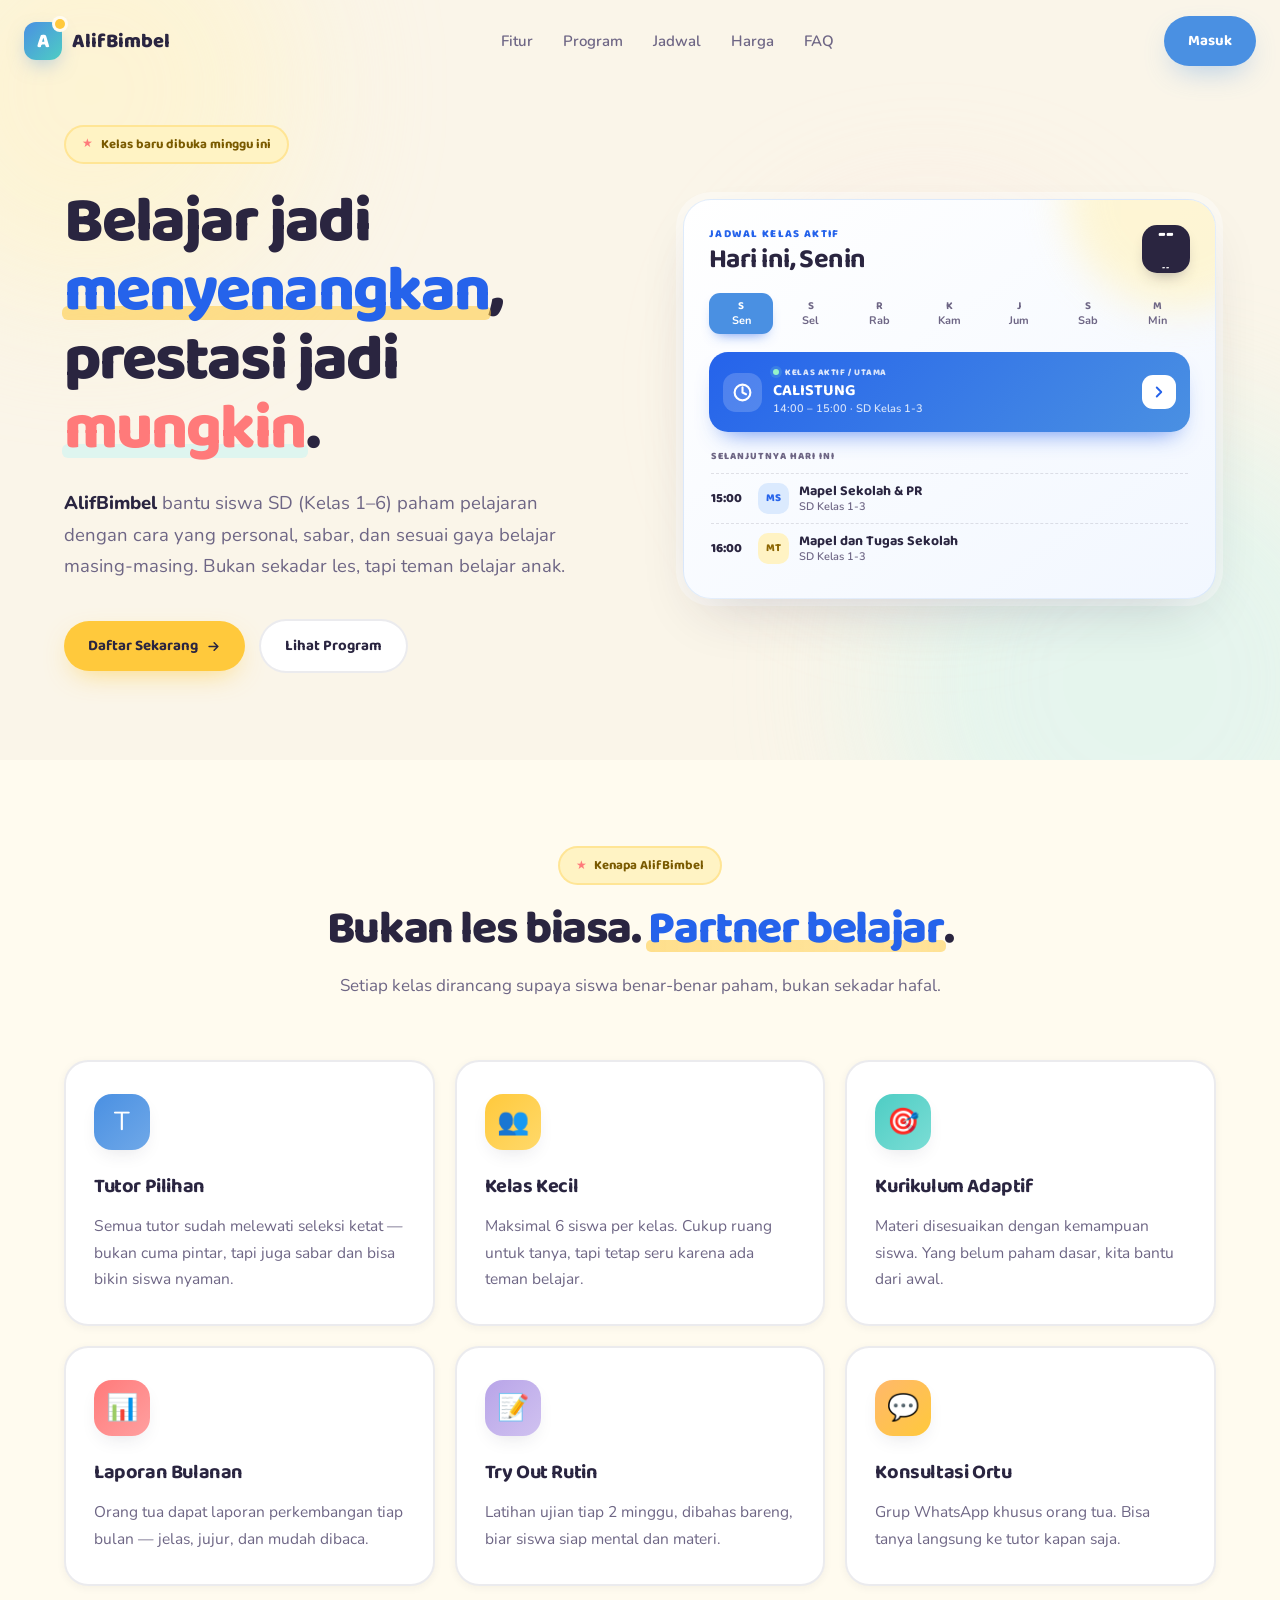
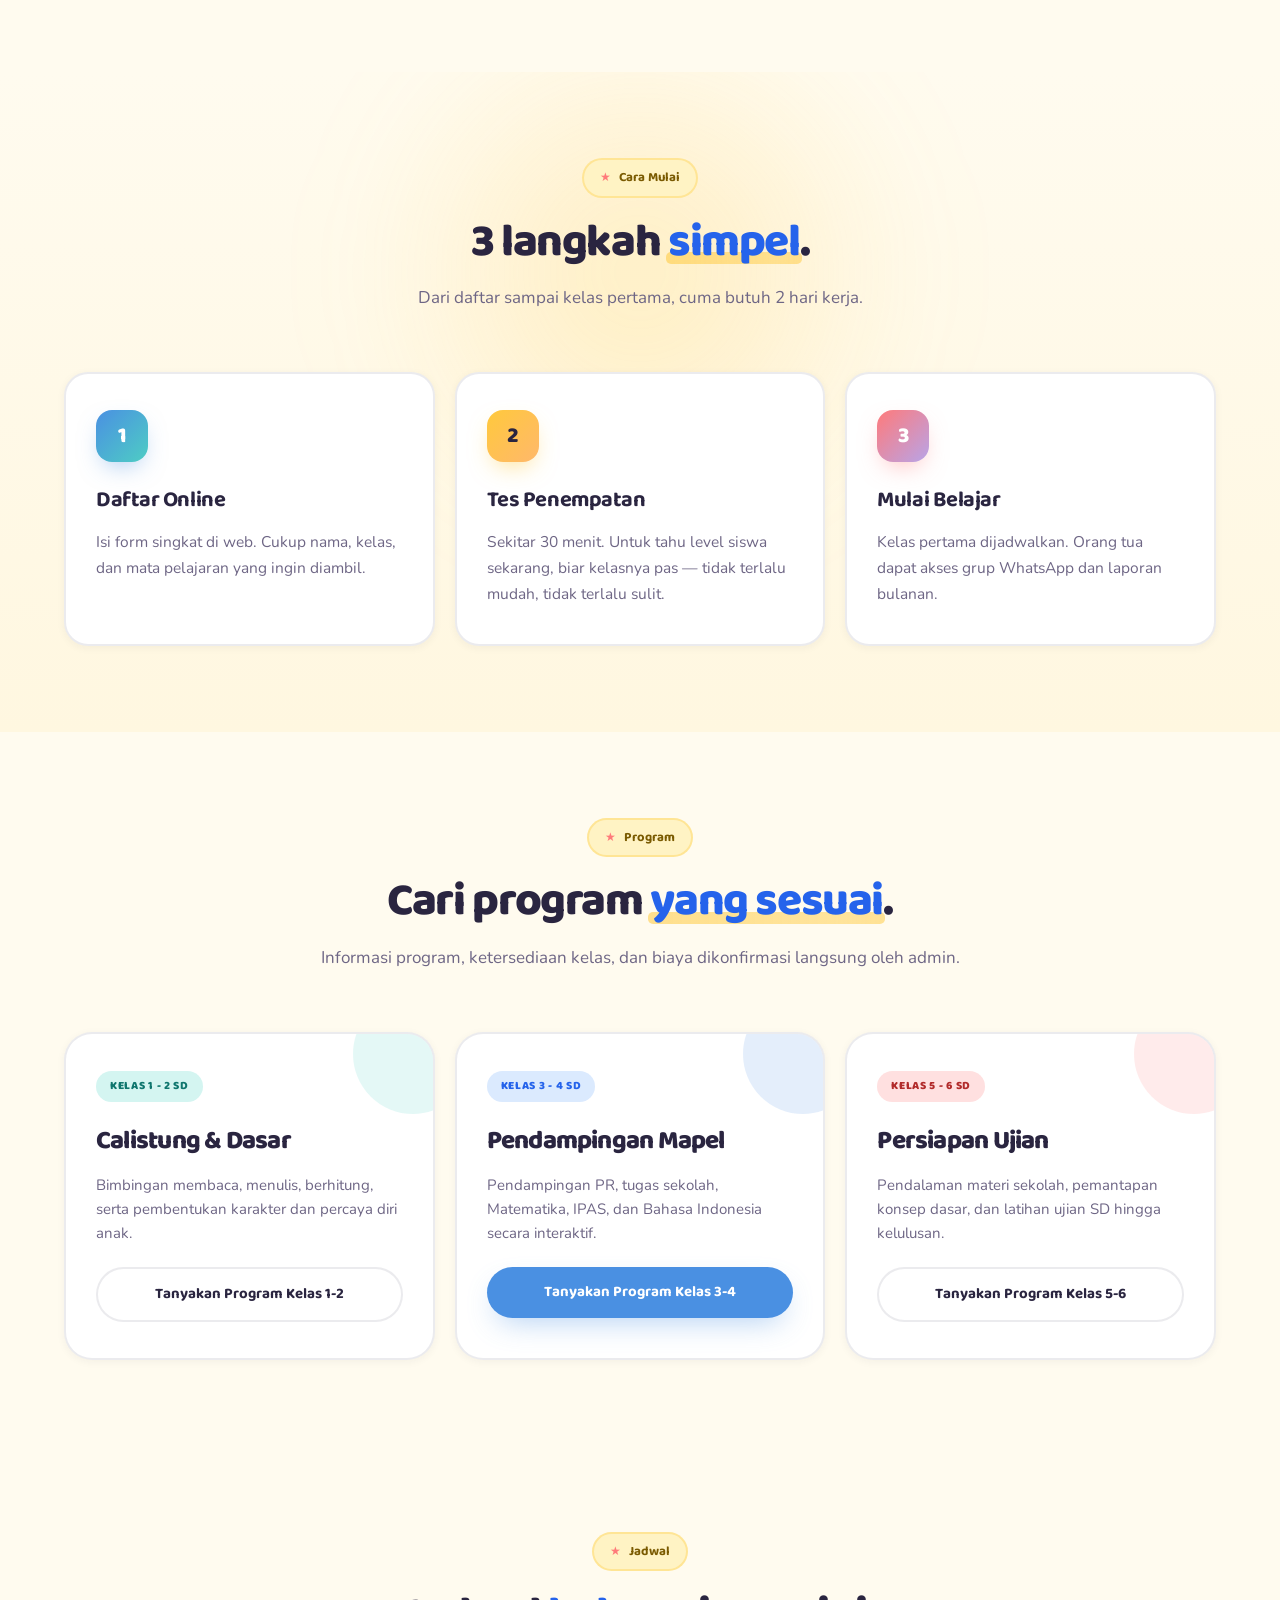
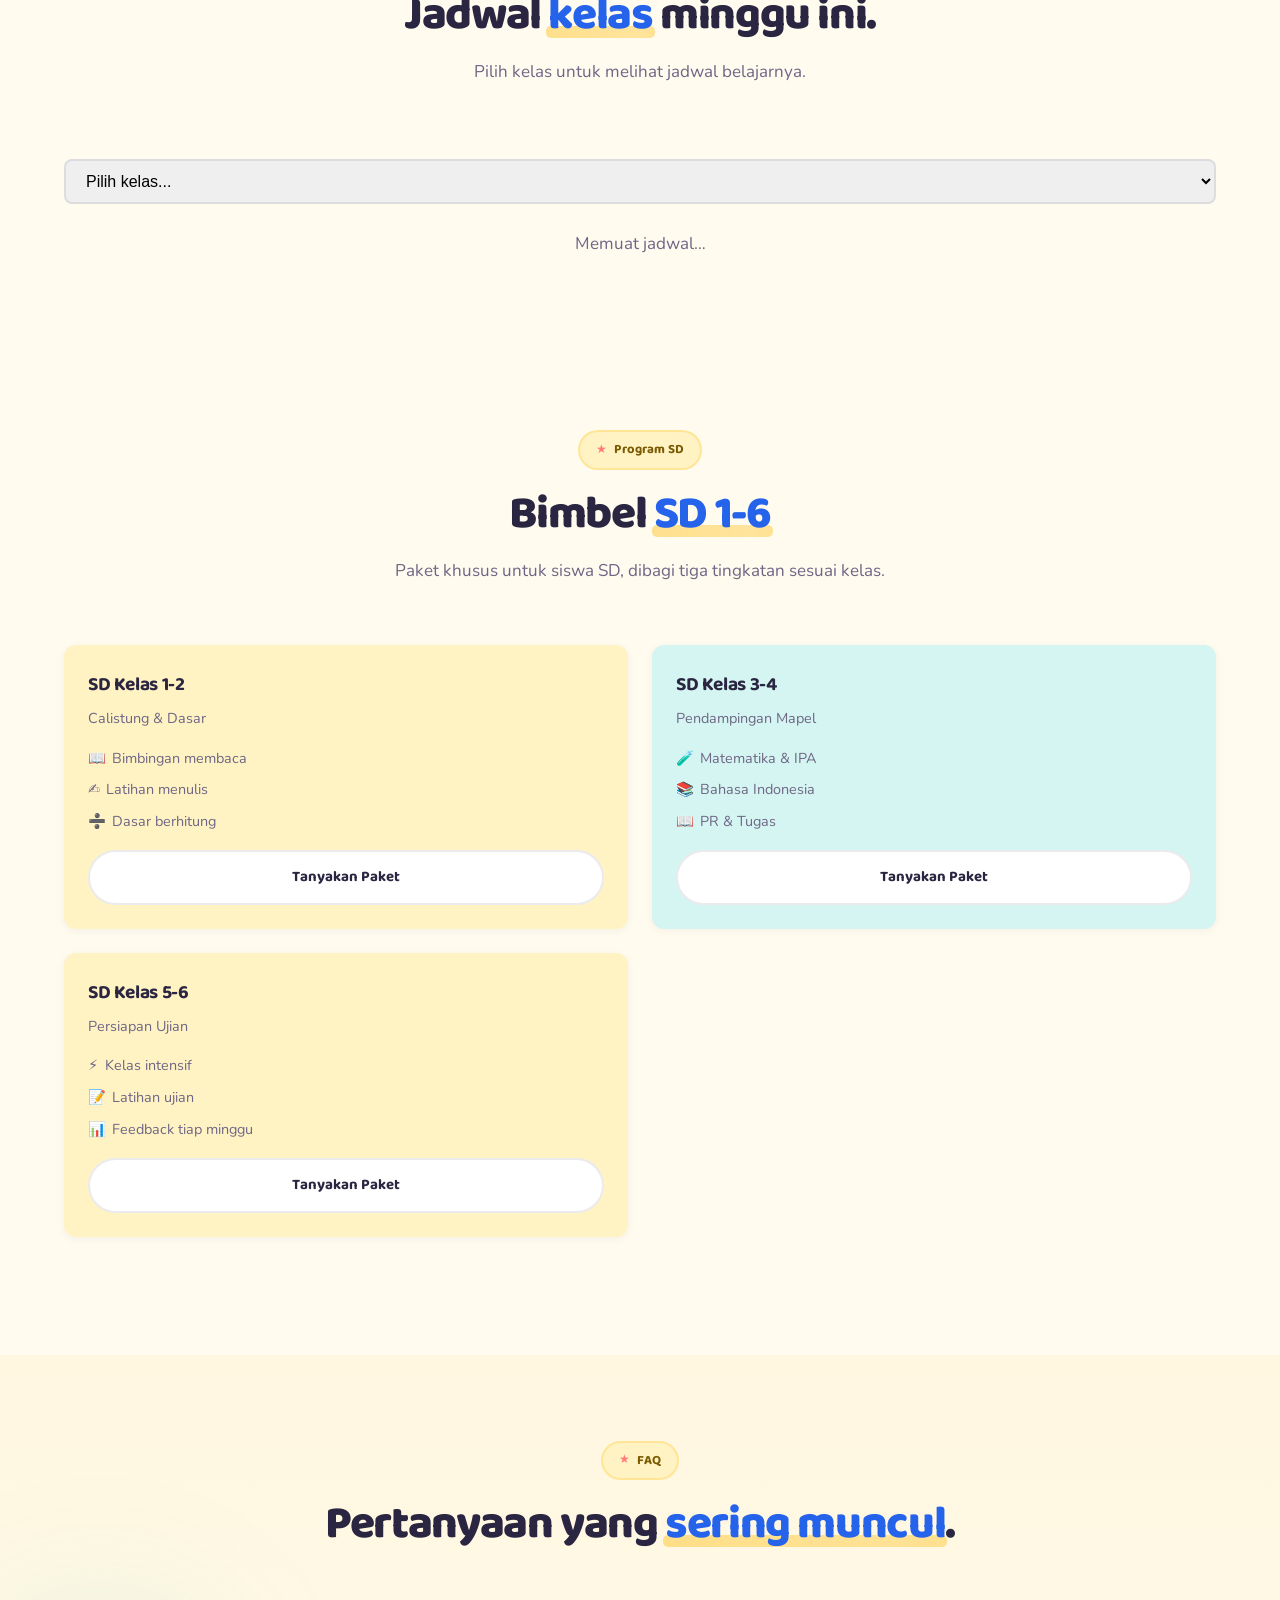
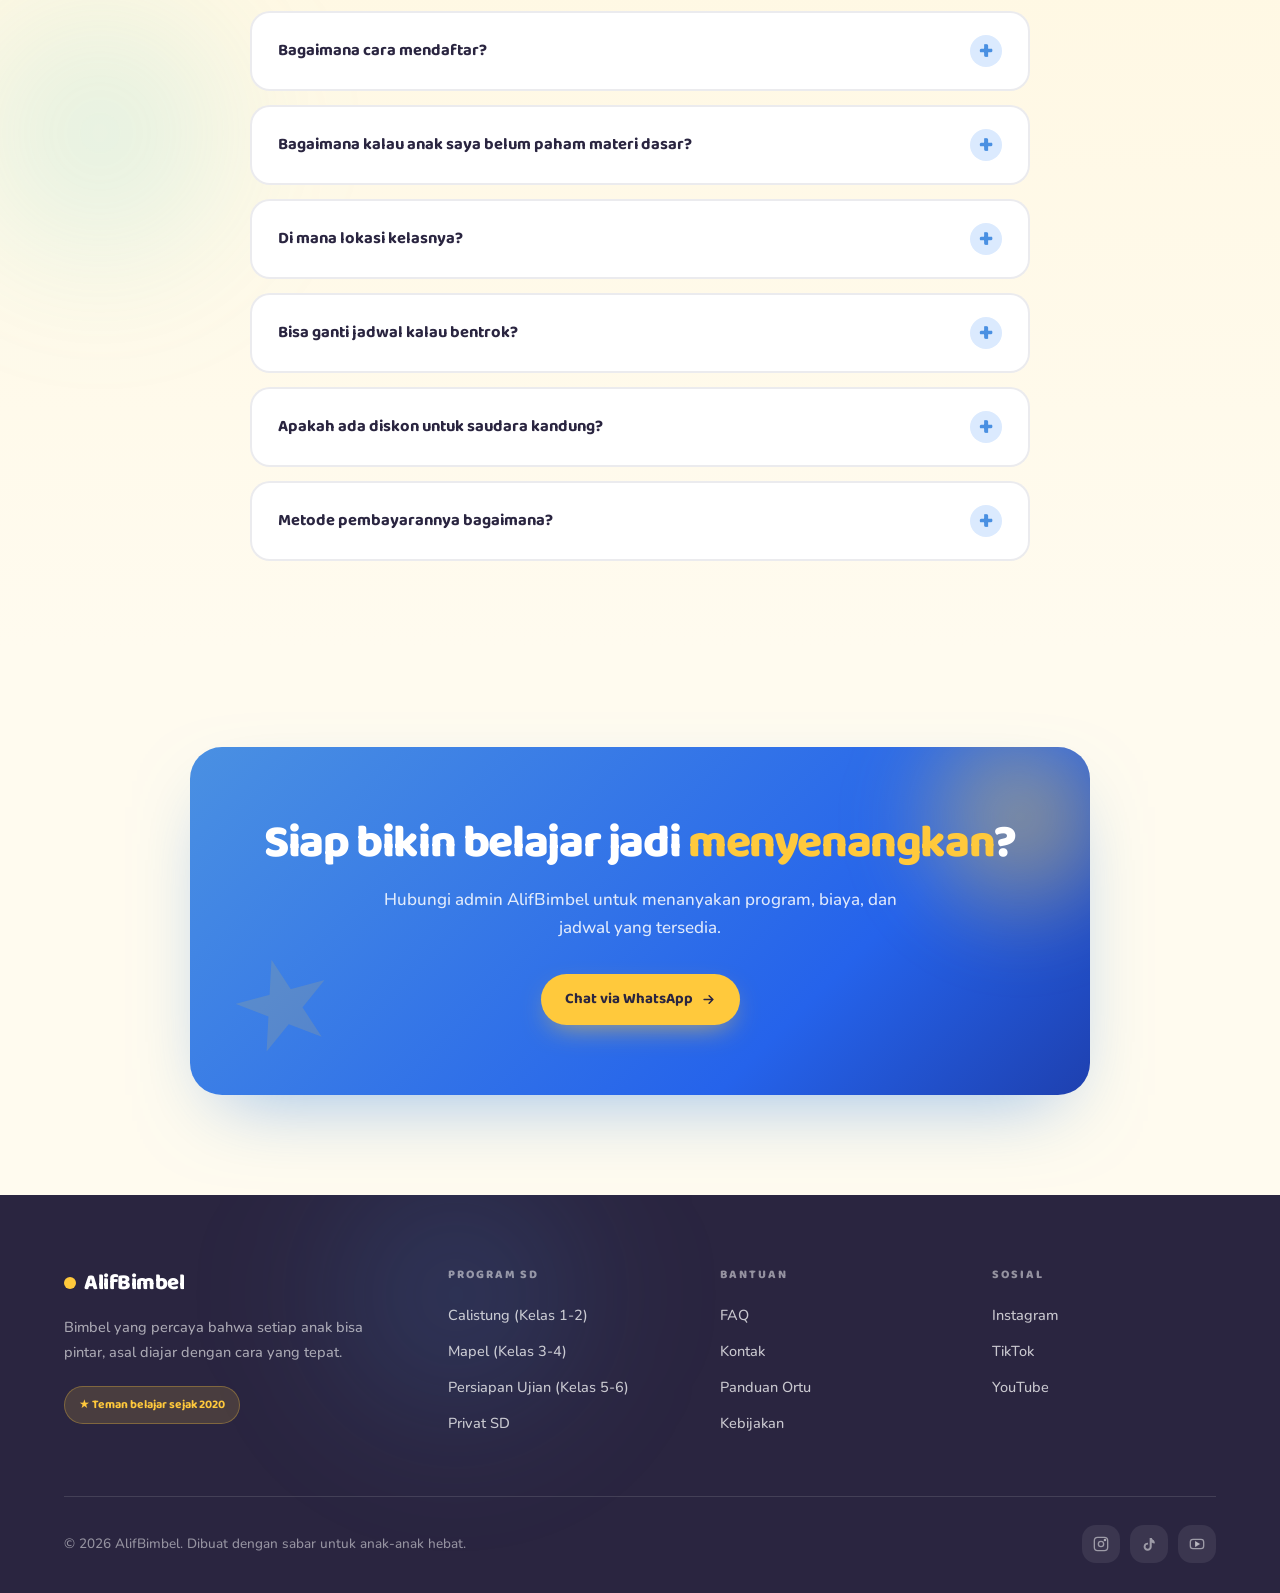
<file: index.html>
<!DOCTYPE html>
<html lang="id">
<head>
<meta charset="UTF-8">
<meta name="viewport" content="width=device-width, initial-scale=1.0">
<title>AlifBimbel — Belajar Jadi Menyenangkan, Prestasi Jadi Mungkin</title>
<link rel="preconnect" href="https://fonts.googleapis.com">
<link rel="preconnect" href="https://fonts.gstatic.com" crossorigin>
<link href="https://fonts.googleapis.com/css2?family=Baloo+2:wght@400;500;600;700;800&family=Nunito:wght@400;500;600;700;800&display=swap" rel="stylesheet">
<style>
*{margin:0;padding:0;box-sizing:border-box}
:root{
  --bg:#FFFBEF;
  --ink:#2A2540;
  --muted:#6E6685;
  --line:rgba(42,37,64,.09);
  --blue:#4A90E2;
  --blue-deep:#2563EB;
  --blue-soft:#DBEAFE;
  --yellow:#FFC93C;
  --yellow-soft:#FFF3C4;
  --coral:#FF7A7A;
  --coral-soft:#FFE0E0;
  --mint:#4ECDC4;
  --mint-soft:#D4F5F1;
  --lavender:#B8A4E8;
  --lavender-soft:#EDE5FB;
  --white:#FFFFFF;
  --paper:#FAF5E9;
  --heading:'Baloo 2',system-ui,sans-serif;
  --body:'Nunito',system-ui,sans-serif;
  --shadow-sm:0 2px 8px rgba(42,37,64,.05);
  --shadow-md:0 8px 24px -8px rgba(42,37,64,.12);
  --shadow-lg:0 24px 60px -20px rgba(42,37,64,.2);
  --shadow-pop:0 12px 30px -10px rgba(74,144,226,.45);
  --ease:cubic-bezier(.34,1.56,.64,1);
  --ease-out:cubic-bezier(.22,1,.36,1);
}
html{scroll-behavior:smooth}
body{
  background:var(--bg);color:var(--ink);
  font-family:var(--body);font-size:17px;line-height:1.65;
  -webkit-font-smoothing:antialiased;overflow-x:hidden;
}
img{display:block;max-width:100%;height:auto}
a{color:inherit;text-decoration:none}
button{font-family:inherit;cursor:pointer;border:none;background:none;color:inherit}
h1,h2,h3,h4{font-family:var(--heading);letter-spacing:-.02em}

.wrap{max-width:1200px;margin:0 auto;padding:0 24px}

/* ===== NAV ===== */
.nav{
  position:fixed;top:0;left:0;right:0;z-index:100;
  padding:16px 24px;
  display:flex;align-items:center;justify-content:space-between;
  transition:background .3s, box-shadow .3s, padding .3s;
}
.nav.scrolled{
  background:rgba(255,251,239,.88);
  backdrop-filter:blur(14px);-webkit-backdrop-filter:blur(14px);
  box-shadow:0 1px 0 var(--line);
  padding:12px 24px;
}
.logo{
  display:flex;align-items:center;gap:10px;
  font-family:var(--heading);font-weight:800;font-size:20px;
}
.logo-mark{
  width:38px;height:38px;border-radius:12px;
  background:linear-gradient(135deg,var(--blue),var(--mint));
  color:#fff;
  display:grid;place-items:center;
  font-family:var(--heading);font-weight:800;font-size:20px;
  box-shadow:0 8px 20px -6px rgba(74,144,226,.5);
  position:relative;
}
.logo-mark::after{
  content:'';position:absolute;top:-3px;right:-3px;
  width:10px;height:10px;border-radius:50%;
  background:var(--yellow);
  box-shadow:0 0 0 3px var(--bg);
}
.nav-links{display:flex;gap:30px;font-size:15px;font-weight:600}
.nav-links a{color:var(--muted);transition:color .2s;position:relative}
.nav-links a:hover{color:var(--blue-deep)}
.nav-links a::after{
  content:'';position:absolute;left:0;right:0;bottom:-6px;height:3px;
  background:var(--yellow);border-radius:3px;
  transform:scaleX(0);transform-origin:center;
  transition:transform .3s var(--ease);
}
.nav-links a:hover::after{transform:scaleX(1)}
.nav-actions{display:flex;gap:10px;align-items:center}

.btn{
  display:inline-flex;align-items:center;gap:8px;
  padding:13px 24px;border-radius:100px;
  font-family:var(--heading);font-size:15px;font-weight:700;
  transition:transform .3s var(--ease), box-shadow .3s, background .25s;
  white-space:nowrap;
}
.btn-primary{
  background:var(--blue);color:#fff;
  box-shadow:var(--shadow-pop);
}
.btn-primary:hover{transform:translate3d(0,-3px,0);box-shadow:0 18px 36px -12px rgba(74,144,226,.6)}
.btn-yellow{
  background:var(--yellow);color:var(--ink);
  box-shadow:0 10px 28px -10px rgba(255,201,60,.7);
}
.btn-yellow:hover{transform:translate3d(0,-3px,0);box-shadow:0 18px 36px -12px rgba(255,201,60,.8)}
.btn-ghost{
  background:#fff;color:var(--ink);
  border:2px solid var(--line);
}
.btn-ghost:hover{border-color:var(--blue);color:var(--blue-deep);transform:translate3d(0,-3px,0)}
.btn svg{transition:transform .3s var(--ease)}
.btn:hover svg{transform:translateX(4px)}
.btn-login{font-family:var(--heading);font-size:15px;font-weight:700;color:var(--ink);padding:13px 4px}
.menu-toggle{display:none;font-size:24px}

/* ===== HERO ===== */
.hero{
  padding:140px 0 100px;position:relative;overflow:hidden;background:var(--paper);
}
/* added hero-bg and blob CSS */
.hero-bg{position:absolute;inset:0;overflow:hidden;z-index:0;pointer-events:none;}
.blob{position:absolute;border-radius:50%;filter:blur(70px);opacity:.55;}
.blob.b1{width:420px;height:420px;background:var(--yellow-soft);top:-120px;left:-120px;}
.blob.b2{width:520px;height:520px;background:var(--mint-soft);bottom:-180px;right:-120px;}
.blob.b3{width:320px;height:320px;background:var(--coral-soft);top:30%;right:15%;}
/* removed animated blobs for ticket aesthetic */

.hero-grid{
  position:relative;z-index:1;
  display:grid;grid-template-columns:1.05fr .95fr;
  gap:60px;align-items:center;
}
.eyebrow{
  display:inline-flex;align-items:center;gap:8px;
  padding:7px 16px;border-radius:100px;
  background:var(--yellow-soft);
  color:#7A5A00;
  font-family:var(--heading);font-size:13px;font-weight:700;
  margin-bottom:24px;
  border:2px solid rgba(255,201,60,.35);
}
.eyebrow::before{
  content:'★';color:var(--coral);font-size:12px;
  animation:pulse 2s ease-in-out infinite;
}
@keyframes pulse{0%,100%{transform:scale(1)}50%{transform:scale(1.15)}}
.hero h1{
  font-family:var(--heading);font-weight:800;
  font-size:clamp(38px,5.2vw,64px);
  line-height:1.08;letter-spacing:-.03em;
  margin-bottom:24px;
}
.hero h1 .hl{
  color:var(--blue-deep);position:relative;display:inline-block;
}
.hero h1 .hl::after{
  content:'';position:absolute;left:-2px;right:-2px;bottom:6px;height:14px;
  background:var(--yellow);opacity:.55;border-radius:6px;z-index:-1;
}
.hero h1 .hl2{
  color:var(--coral);position:relative;display:inline-block;
}
.hero h1 .hl2::after{
  content:'';position:absolute;left:-2px;right:-2px;bottom:6px;height:14px;
  background:var(--mint-soft);opacity:.75;border-radius:6px;z-index:-1;
}
.hero-sub{
  font-size:18.5px;color:var(--muted);max-width:520px;
  margin-bottom:36px;line-height:1.7;
}
.hero-sub b{color:var(--ink);font-weight:800}
.hero-cta{display:flex;gap:14px;flex-wrap:wrap;align-items:center}
.hero-trust{
  display:flex;gap:36px;margin-top:44px;flex-wrap:wrap;
}
.hero-trust .item{display:flex;flex-direction:column;gap:4px}
.hero-trust .num{
  font-family:var(--heading);font-size:26px;font-weight:800;
  color:var(--blue-deep);letter-spacing:-.03em;line-height:1;
}
.hero-trust .lbl{font-size:13.5px;color:var(--muted);font-weight:600}

/* ==== NEW UI: price columns ==== */
.kelas-grid{display:grid;grid-template-columns:repeat(2,1fr);gap:1.5rem;margin:2rem 0}
.kelas-col{background:#fff;border-radius:12px;padding:1.5rem;box-shadow:var(--shadow-sm);transition:transform .3s var(--ease-out)}
.kelas-col.private{background:var(--yellow-soft)}
.kelas-col.regular{background:var(--mint-soft)}
.kelas-col h3{margin:0 0 .4rem;font-size:1.2rem}
.kelas-col .who{font-size:.9rem;color:var(--muted);margin-bottom:.6rem}
.kelas-col .price-amount{font-size:1.4rem;font-weight:800;margin: .4rem 0}
.kelas-col .price-amount span{font-size:.8rem;vertical-align:super}
.kelas-col .btn{width:100%;justify-content:center}
.kelas-col .pop-tag{background:var(--yellow);color:#fff;padding:2px 6px;border-radius:4px;font-size:.75rem;font-weight:600;margin-bottom:.5rem;display:inline-block}
/* animation */
.kelas-col{animation:pcIn .55s var(--ease-out) both;animation-delay:var(--i)}
@keyframes pcIn{from{opacity:0;transform:translateY(12px)}to{opacity:1;transform:none}}
/* dropdown jadwal */
#jadwal select{width:100%;padding:.7rem 1rem;border:2px solid var(--line);border-radius:8px;font-size:1rem;margin-top:.8rem}
#jadwal .detail{margin-top:.8rem;padding:.8rem;background:#fff;border-radius:8px;box-shadow:var(--shadow-sm)}
.hero-visual{position:relative}
.mockup{
  position:relative;border-radius:28px;overflow:hidden;
  background:linear-gradient(160deg,#fff,#F4F8FF);
  box-shadow:var(--shadow-lg), 0 0 0 1px rgba(74,144,226,.1);
  aspect-ratio:4/5;
  transform:rotate(-2deg);
  transition:transform .6s var(--ease);
}
.mockup:hover{transform:rotate(0deg) translateY(-6px)}
.mockup-top{
  display:flex;gap:8px;padding:16px 20px;
  background:linear-gradient(90deg,#E0F2FE,#F0E5FB);
  border-bottom:1px solid rgba(74,144,226,.12);
}
.mockup-top span{width:12px;height:12px;border-radius:50%}
.mockup-top span:nth-child(1){background:var(--coral)}
.mockup-top span:nth-child(2){background:var(--yellow)}
.mockup-top span:nth-child(3){background:var(--mint)}
.mockup-body{padding:24px}
.mock-row{display:flex;align-items:center;gap:14px;margin-bottom:16px}
.mock-avatar{
  width:44px;height:44px;border-radius:14px;
  background:linear-gradient(135deg,var(--blue),var(--blue-deep));
  flex-shrink:0;
  display:grid;place-items:center;color:#fff;
  font-family:var(--heading);font-weight:800;font-size:18px;
}
.mock-avatar.c2{background:linear-gradient(135deg,var(--yellow),#E0A800)}
.mock-avatar.c3{background:linear-gradient(135deg,var(--mint),#2BA8A0)}
.mock-avatar.c4{background:linear-gradient(135deg,var(--coral),#E05555)}
.mock-lines{flex:1;display:grid;gap:8px}
.mock-line{height:10px;border-radius:5px;background:rgba(42,37,64,.08)}
.mock-line.w-70{width:70%}
.mock-line.w-45{width:45%}
.mock-line.w-90{width:90%}
.mock-card{
  margin-top:20px;padding:18px;border-radius:16px;
  background:#fff;
  border:2px dashed rgba(74,144,226,.25);
  display:grid;gap:10px;
}
.mock-tag{
  display:inline-block;padding:4px 12px;border-radius:100px;
  background:var(--yellow-soft);color:#7A5A00;
  font-family:var(--heading);font-size:11.5px;font-weight:800;
  letter-spacing:.04em;width:fit-content;
}
.mock-progress{
  height:8px;border-radius:4px;background:rgba(42,37,64,.08);
  overflow:hidden;margin-top:4px;
}
.mock-progress i{
  display:block;height:100%;width:72%;
  background:linear-gradient(90deg,var(--mint),var(--blue));
  border-radius:4px;
}
.mock-badge{
  position:absolute;background:#fff;
  padding:14px 18px;border-radius:16px;
  box-shadow:var(--shadow-md);
  display:flex;align-items:center;gap:12px;
  font-family:var(--heading);font-size:14px;font-weight:700;
  border:2px solid var(--line);
}
.mock-badge.b1{top:30px;left:-24px;transform:rotate(-4deg)}
.mock-badge.b2{bottom:50px;right:-24px;transform:rotate(4deg)}
.mock-badge .icon{
  width:34px;height:34px;border-radius:12px;
  background:var(--yellow);color:var(--ink);
  display:grid;place-items:center;font-size:18px;
}
.mock-badge .icon.g{background:var(--mint);color:#fff}
.mock-badge .icon.c{background:var(--coral);color:#fff}

/* ===== HERO SCHEDULE PREVIEW ===== */
.schedule-preview{
  position:relative;isolation:isolate;overflow:hidden;padding:25px;
  border:1px solid rgba(74,144,226,.15);border-radius:28px;
  background:linear-gradient(145deg,#fff 0%,#F2F7FF 100%);
  box-shadow:var(--shadow-lg),0 0 0 7px rgba(255,255,255,.42);
  color:var(--ink);
}
.schedule-preview::before{
  content:'';position:absolute;z-index:-1;width:230px;height:230px;border-radius:50%;
  top:-120px;right:-80px;background:var(--yellow-soft);filter:blur(20px);opacity:.72;
}
.schedule-preview__top{display:flex;justify-content:space-between;align-items:flex-start;margin-bottom:18px}
.schedule-preview__eyebrow{display:block;color:var(--blue-deep);font-family:var(--heading);font-size:11px;font-weight:800;letter-spacing:.12em}
.schedule-preview__top h2{font-size:27px;line-height:1.1;margin-top:2px}
.schedule-preview__date{display:grid;place-items:center;width:48px;height:48px;border-radius:15px;background:var(--ink);color:#fff;font-family:var(--heading);font-weight:800;font-size:22px;line-height:.75;box-shadow:0 8px 16px -8px rgba(42,37,64,.45)}
.schedule-preview__date small{font-size:9px;letter-spacing:.08em}
.schedule-preview__days{display:grid;grid-template-columns:repeat(7,1fr);gap:5px;margin-bottom:18px}
.schedule-preview__days button{display:grid;justify-items:center;gap:3px;padding:7px 2px;border-radius:11px;color:var(--muted);font-size:11px;font-weight:700;line-height:1.1;border:none;background:none;cursor:pointer;transition:all .2s}
.schedule-preview__days button:hover{background:rgba(74,144,226,.12);color:var(--blue-deep)}
.schedule-preview__days b{font-family:var(--heading);font-size:11px}
.schedule-preview__days button.is-today{background:var(--blue);color:#fff;box-shadow:0 7px 14px -8px rgba(37,99,235,.8)}
.schedule-preview__active{display:flex;align-items:center;gap:11px;padding:14px;border-radius:19px;background:linear-gradient(135deg,var(--blue-deep),var(--blue));color:#fff;box-shadow:0 13px 25px -14px rgba(37,99,235,.8);text-decoration:none}
.schedule-preview__active-icon{display:grid;place-items:center;flex:0 0 39px;width:39px;height:39px;border-radius:13px;background:rgba(255,255,255,.18)}
.schedule-preview__active-icon svg{width:21px;height:21px}.schedule-preview__active-copy{min-width:0;display:grid;gap:1px;flex:1}.schedule-preview__active-copy span{font-family:var(--heading);font-size:9px;font-weight:800;letter-spacing:.06em;color:rgba(255,255,255,.82)}
.schedule-preview__active-copy span i{display:inline-block;width:6px;height:6px;margin-right:4px;border-radius:50%;background:#96F4C8;box-shadow:0 0 0 3px rgba(150,244,200,.15);animation:schedulePulse 1.8s ease-in-out infinite}.schedule-preview__active-copy strong{font-family:var(--heading);font-size:16px;line-height:1.08;white-space:nowrap;overflow:hidden;text-overflow:ellipsis}.schedule-preview__active-copy small{font-size:11px;color:rgba(255,255,255,.8);font-weight:600}
.schedule-preview__join{display:grid;place-items:center;flex:0 0 34px;width:34px;height:34px;border-radius:11px;background:#fff;color:var(--blue-deep);transition:transform .25s var(--ease),background .2s}.schedule-preview__join:hover{background:var(--yellow);transform:translateX(2px)}.schedule-preview__join svg{width:18px;height:18px}
.schedule-preview__list{padding:16px 2px 0}.schedule-preview__list>p{font-family:var(--heading);font-size:10px;font-weight:800;letter-spacing:.1em;color:var(--muted);margin-bottom:8px}.schedule-preview__item{display:flex;align-items:center;gap:10px;padding:9px 0;border-top:1px dashed rgba(42,37,64,.13)}
.schedule-preview__item time{width:37px;font-family:var(--heading);font-size:13px;font-weight:800;color:var(--ink)}.schedule-preview__subject{display:grid;place-items:center;width:31px;height:31px;border-radius:10px;font-family:var(--heading);font-size:11px;font-weight:800}.subject-blue{background:var(--blue-soft);color:var(--blue-deep)}.subject-yellow{background:var(--yellow-soft);color:#8C6500}.subject-mint{background:var(--mint-soft);color:#0F766E}.subject-coral{background:var(--coral-soft);color:#B22B2B}.subject-lavender{background:var(--lavender-soft);color:#6D28D9}.schedule-preview__item div{display:grid;line-height:1.15}.schedule-preview__item strong{font-family:var(--heading);font-size:14px}.schedule-preview__item small{font-size:11px;color:var(--muted);font-weight:600;margin-top:2px}
@keyframes schedulePulse{0%,100%{opacity:1;transform:scale(1)}50%{opacity:.62;transform:scale(.72)}}

/* ===== SECTION COMMON ===== */
section{padding:100px 0;position:relative}
.section-head{max-width:680px;margin:0 auto 60px;text-align:center}
.section-head .eyebrow{margin-bottom:18px}
.section-head h2{
  font-family:var(--heading);font-weight:800;
  font-size:clamp(30px,3.8vw,46px);
  line-height:1.15;letter-spacing:-.03em;
}
.section-head h2 .hl{
  color:var(--blue-deep);position:relative;display:inline-block;
}
.section-head h2 .hl::after{
  content:'';position:absolute;left:-2px;right:-2px;bottom:4px;height:12px;
  background:var(--yellow);opacity:.55;border-radius:5px;z-index:-1;
}
.section-head p{color:var(--muted);margin-top:16px;font-size:17px}

/* ===== TRUST BAR ===== */
.trust{padding:20px 0 80px}
.trust-label{
  font-family:var(--heading);font-size:13px;
  letter-spacing:.16em;text-transform:uppercase;
  color:var(--muted);font-weight:700;
  text-align:center;margin-bottom:26px;
}
.trust-inner{
  display:flex;flex-wrap:wrap;justify-content:center;align-items:center;
  gap:16px;
}
.trust-item{
  padding:10px 20px;border-radius:100px;
  background:#fff;border:2px solid var(--line);
  font-family:var(--heading);font-size:14.5px;font-weight:700;
  color:var(--muted);
  transition:transform .3s var(--ease), border-color .2s, color .2s;
}
.trust-item:hover{
  transform:translateY(-4px);
  border-color:var(--yellow);
  color:var(--ink);
}

/* ===== FITUR ===== */
.features-grid{
  display:grid;grid-template-columns:repeat(3,1fr);gap:24px;
}
.feature{
  padding:32px 28px;border-radius:24px;
  background:#fff;border:2px solid var(--line);
  box-shadow:var(--shadow-sm);
  transition:transform .4s var(--ease), box-shadow .4s, border-color .3s;
  position:relative;
}
.feature:hover{
  transform:translate3d(0,-8px,0);
  box-shadow:var(--shadow-md);
  border-color:transparent;
}
.feature:nth-child(1):hover{border-color:var(--blue)}
.feature:nth-child(2):hover{border-color:var(--yellow)}
.feature:nth-child(3):hover{border-color:var(--mint)}
.feature:nth-child(4):hover{border-color:var(--coral)}
.feature:nth-child(5):hover{border-color:var(--lavender)}
.feature:nth-child(6):hover{border-color:var(--yellow)}
.f-icon{
  width:56px;height:56px;border-radius:18px;
  display:grid;place-items:center;
  font-size:26px;margin-bottom:20px;
  box-shadow:0 8px 20px -8px rgba(42,37,64,.15);
}
.f-icon.i1{background:linear-gradient(135deg,var(--blue),#6FA8E8);color:#fff}
.f-icon.i2{background:linear-gradient(135deg,var(--yellow),#FFD96A);color:var(--ink)}
.f-icon.i3{background:linear-gradient(135deg,var(--mint),#7BDDD5);color:#fff}
.f-icon.i4{background:linear-gradient(135deg,var(--coral),#FFA0A0);color:#fff}
.f-icon.i5{background:linear-gradient(135deg,var(--lavender),#D0C2F0);color:#fff}
.f-icon.i6{background:linear-gradient(135deg,#FFB86B,var(--yellow));color:var(--ink)}
.feature h3{
  font-family:var(--heading);font-weight:700;
  font-size:20px;letter-spacing:-.02em;margin-bottom:10px;
}
.feature p{color:var(--muted);font-size:15.5px;line-height:1.7}

/* ===== CARA KERJA ===== */
.how{background:linear-gradient(180deg,#FFFBEF,#FFF7E0);position:relative;overflow:hidden}
.how::before{
  content:'';position:absolute;top:-100px;left:50%;transform:translateX(-50%);
  width:600px;height:600px;border-radius:50%;
  background:radial-gradient(circle,rgba(255,201,60,.25),transparent 65%);
  filter:blur(60px);pointer-events:none;
}
.how-grid{
  display:grid;grid-template-columns:repeat(3,1fr);gap:32px;
  position:relative;z-index:1;
}
.how-step{
  background:#fff;border-radius:24px;padding:36px 30px;
  border:2px solid var(--line);position:relative;
  box-shadow:var(--shadow-sm);
  transition:transform .4s var(--ease), box-shadow .4s, border-color .3s;
}
.how-step:hover{transform:translate3d(0,-6px,0);box-shadow:var(--shadow-md);border-color:var(--yellow)}
.step-num{
  display:inline-grid;place-items:center;
  width:52px;height:52px;border-radius:16px;
  background:linear-gradient(135deg,var(--blue),var(--mint));
  color:#fff;
  font-family:var(--heading);font-weight:800;font-size:22px;
  margin-bottom:20px;
  box-shadow:0 10px 24px -8px rgba(74,144,226,.5);
}
.how-step:nth-child(2) .step-num{background:linear-gradient(135deg,var(--yellow),#FFB86B);color:var(--ink);box-shadow:0 10px 24px -8px rgba(255,201,60,.6)}
.how-step:nth-child(3) .step-num{background:linear-gradient(135deg,var(--coral),var(--lavender));box-shadow:0 10px 24px -8px rgba(255,122,122,.5)}
.how-step h3{
  font-family:var(--heading);font-weight:700;
  font-size:22px;letter-spacing:-.02em;margin-bottom:10px;
}
.how-step p{color:var(--muted);font-size:15.5px;line-height:1.7}

/* ===== PROGRAM ===== */
.programs-grid{
  display:grid;grid-template-columns:repeat(3,1fr);gap:24px;
}
.program{
  padding:36px 30px;border-radius:28px;
  background:#fff;
  border:2px solid var(--line);
  box-shadow:var(--shadow-sm);
  transition:transform .4s var(--ease), box-shadow .4s, border-color .3s;
  position:relative;overflow:hidden;
}
.program:hover{transform:translate3d(0,-8px,0);box-shadow:var(--shadow-lg)}
.program:nth-child(1):hover{border-color:var(--mint)}
.program:nth-child(2):hover{border-color:var(--blue)}
.program:nth-child(3):hover{border-color:var(--coral)}
.program::before{
  content:'';position:absolute;top:-40px;right:-40px;
  width:120px;height:120px;border-radius:50%;
  opacity:.15;transition:opacity .4s, transform .4s;
}
.program:nth-child(1)::before{background:var(--mint)}
.program:nth-child(2)::before{background:var(--blue)}
.program:nth-child(3)::before{background:var(--coral)}
.program:hover::before{opacity:.25;transform:scale(1.2)}
.program-tag{
  display:inline-block;padding:6px 14px;border-radius:100px;
  font-family:var(--heading);font-size:11.5px;font-weight:800;
  letter-spacing:.06em;margin-bottom:18px;
}
.program:nth-child(1) .program-tag{background:var(--mint-soft);color:#0F766E}
.program:nth-child(2) .program-tag{background:var(--blue-soft);color:var(--blue-deep)}
.program:nth-child(3) .program-tag{background:var(--coral-soft);color:#B22B2B}
.program h3{
  font-family:var(--heading);font-weight:800;
  font-size:26px;letter-spacing:-.03em;margin-bottom:10px;
}
.program .desc{color:var(--muted);font-size:15px;margin-bottom:22px;line-height:1.6}
.program ul{list-style:none;display:grid;gap:12px;margin-bottom:24px}
.program li{
  color:var(--muted);font-size:15px;
  display:flex;gap:10px;align-items:flex-start;
  font-weight:600;
}
.program li::before{
  content:'✓';font-weight:800;flex-shrink:0;
  width:22px;height:22px;border-radius:50%;
  display:grid;place-items:center;font-size:12px;
  color:#fff;background:var(--mint);
}
.program:nth-child(2) li::before{background:var(--blue)}
.program:nth-child(3) li::before{background:var(--coral)}
.program .price{
  font-family:var(--heading);font-weight:800;
  font-size:24px;color:var(--ink);letter-spacing:-.03em;
  padding-top:22px;border-top:2px dashed var(--line);
  margin-bottom:20px;
}
.program .price small{font-size:14px;color:var(--muted);font-weight:600}
.program .btn{justify-content:center;width:100%}

/* ===== HARGA ===== */
.pricing-grid{
  display:grid;grid-template-columns:repeat(3,1fr);gap:24px;
  align-items:stretch;
}
.price-card{
  padding:36px 30px;border-radius:28px;
  background:#fff;border:2px solid var(--line);
  display:flex;flex-direction:column;
  transition:transform .4s var(--ease), box-shadow .4s, border-color .3s;
  position:relative;
}
.price-card:hover{transform:translate3d(0,-8px,0);box-shadow:var(--shadow-md)}
.price-card.pop{
  border-color:var(--yellow);
  box-shadow:0 20px 50px -20px rgba(255,201,60,.5);
  transform:scale(1.04);
  background:linear-gradient(180deg,#fff,#FFFBEF);
}
.price-card.pop:hover{transform:scale(1.04) translate3d(0,-8px,0)}
.pop-tag{
  position:absolute;top:-15px;left:50%;transform:translateX(-50%);
  padding:8px 18px;border-radius:100px;
  background:var(--coral);color:#fff;
  font-family:var(--heading);font-size:11.5px;font-weight:800;
  letter-spacing:.1em;text-transform:uppercase;
  box-shadow:0 8px 20px -6px rgba(255,122,122,.5);
}
.price-card h3{
  font-family:var(--heading);font-weight:800;
  font-size:22px;margin-bottom:6px;
}
.price-card .who{font-size:14px;color:var(--muted);margin-bottom:24px;font-weight:600}
.price-amount{
  font-family:var(--heading);font-size:40px;font-weight:800;
  color:var(--blue-deep);letter-spacing:-.04em;line-height:1;
  margin-bottom:6px;
  display:flex;align-items:baseline;gap:4px;
}
.price-amount small{font-size:16px;font-weight:700;color:var(--muted)}
.price-period{font-size:14px;color:var(--muted);margin-bottom:26px;font-weight:600}
.price-card ul{list-style:none;display:grid;gap:14px;margin-bottom:28px;flex:1}
.price-card li{
  color:var(--muted);font-size:15px;
  display:flex;gap:12px;align-items:flex-start;
  font-weight:600;
}
.price-card li::before{
  content:'✓';font-weight:800;flex-shrink:0;
  width:22px;height:22px;border-radius:50%;
  display:grid;place-items:center;font-size:12px;
  color:#fff;background:var(--blue);
}
.price-card.pop li::before{background:var(--yellow);color:var(--ink)}
.price-card .btn{justify-content:center;width:100%}
/* entrance: stagger dimainkan per-kartu (delay inline), aman untuk kartu di-inject dinamis */
@keyframes pcIn{from{opacity:0;transform:translate3d(0,26px,0)}to{opacity:1;transform:translate3d(0,0,0)}}
#priceGrid .price-card{animation:pcIn .55s var(--ease-out) both}
#priceGrid .price-card.pop{animation:pcIn .55s var(--ease-out) both}
#priceGrid .price-card:hover,#priceGrid .price-card:focus-visible{transform:translate3d(0,-8px,0);box-shadow:var(--shadow-md);outline:3px solid rgba(74,144,226,.35);outline-offset:2px}
#priceGrid .price-card.pop:hover,#priceGrid .price-card.pop:focus-visible{transform:scale(1.04) translate3d(0,-8px,0)}

/* ===== FAQ ===== */
.faq{background:linear-gradient(180deg,#FFF7E0,#FFFBEF);position:relative;overflow:hidden}
.faq::before{
  content:'';position:absolute;top:20%;left:-100px;
  width:400px;height:400px;border-radius:50%;
  background:radial-gradient(circle,rgba(78,205,196,.2),transparent 65%);
  filter:blur(60px);pointer-events:none;
}
.faq-list{max-width:780px;margin:0 auto;display:grid;gap:14px;position:relative;z-index:1}
.faq-item{
  background:#fff;border-radius:20px;
  border:2px solid var(--line);overflow:hidden;
  transition:box-shadow .3s, border-color .3s;
}
.faq-item[open]{box-shadow:var(--shadow-md);border-color:var(--yellow)}
.faq-item summary{
  padding:22px 26px;cursor:pointer;
  font-family:var(--heading);font-weight:700;font-size:16.5px;
  display:flex;align-items:center;justify-content:space-between;
  gap:16px;list-style:none;
  color:var(--ink);
}
.faq-item summary::-webkit-details-marker{display:none}
.faq-item summary::after{
  content:'+';font-family:var(--heading);font-weight:800;
  font-size:26px;color:var(--blue);line-height:1;
  transition:transform .3s var(--ease);
  flex-shrink:0;
  width:32px;height:32px;border-radius:50%;
  display:grid;place-items:center;
  background:var(--blue-soft);
}
.faq-item[open] summary::after{
  transform:rotate(45deg);
  background:var(--yellow);color:var(--ink);
}
.faq-answer{
  padding:0 26px 24px;
  color:var(--muted);font-size:15.5px;line-height:1.75;
}

/* ===== CTA AKHIR ===== */
.cta-final{padding:100px 0}
.cta-box{
  max-width:900px;margin:0 auto;text-align:center;
  padding:70px 40px;border-radius:32px;
  background:linear-gradient(135deg,var(--blue),var(--blue-deep) 70%,#1E40AF);
  color:#fff;position:relative;overflow:hidden;
  box-shadow:0 30px 80px -30px rgba(74,144,226,.6);
}
.cta-box::before{
  content:'';position:absolute;top:-80px;right:-80px;
  width:300px;height:300px;border-radius:50%;
  background:radial-gradient(circle,rgba(255,201,60,.5),transparent 65%);
  filter:blur(30px);
}
.cta-box::after{
  content:'★';position:absolute;bottom:-10px;left:40px;
  font-size:120px;color:var(--yellow);opacity:.15;font-weight:800;
  transform:rotate(-15deg);
}
.cta-box h2{
  font-family:var(--heading);font-weight:800;
  font-size:clamp(30px,3.8vw,46px);
  line-height:1.15;letter-spacing:-.03em;margin-bottom:16px;
  position:relative;z-index:1;
}
.cta-box h2 .hl{
  color:var(--yellow);position:relative;
}
.cta-box p{
  color:rgba(255,255,255,.85);max-width:520px;
  margin:0 auto 32px;font-size:17px;
  position:relative;z-index:1;
  font-weight:500;
}
.cta-box .btn{position:relative;z-index:1}

/* ===== FOOTER ===== */
footer{
  background:var(--ink);color:#fff;
  padding:70px 0 30px;
  position:relative;overflow:hidden;
}
footer::before{
  content:'';position:absolute;top:-100px;left:20%;
  width:400px;height:400px;border-radius:50%;
  background:radial-gradient(circle,rgba(74,144,226,.2),transparent 65%);
  filter:blur(60px);pointer-events:none;
}
.footer-grid{
  display:grid;grid-template-columns:1.5fr 1fr 1fr 1fr;gap:48px;
  padding-bottom:48px;border-bottom:1px solid rgba(255,255,255,.12);
  position:relative;z-index:1;
}
.footer-brand h3{
  font-family:var(--heading);font-weight:800;
  font-size:22px;margin-bottom:14px;
  display:flex;align-items:center;gap:8px;
}
.footer-brand h3::before{
  content:'';width:12px;height:12px;border-radius:50%;
  background:var(--yellow);
}
.footer-brand p{
  color:rgba(255,255,255,.6);font-size:14.5px;
  line-height:1.7;max-width:300px;margin-bottom:22px;
  font-weight:500;
}
.footer-stamp{
  display:inline-flex;align-items:center;gap:8px;
  padding:8px 14px;border-radius:100px;
  background:rgba(255,201,60,.15);
  border:1px solid rgba(255,201,60,.3);
  font-family:var(--heading);font-size:12px;font-weight:700;
  color:var(--yellow);
}
.footer-col h4{
  font-family:var(--heading);font-size:12px;
  letter-spacing:.16em;text-transform:uppercase;
  color:rgba(255,255,255,.5);margin-bottom:20px;font-weight:800;
}
.footer-col a{
  display:block;font-size:14.5px;color:rgba(255,255,255,.75);
  margin-bottom:12px;
  transition:color .2s, transform .25s var(--ease);
  font-weight:500;
}
.footer-col a:hover{color:var(--yellow);transform:translateX(4px)}
.footer-bottom{
  padding-top:28px;display:flex;justify-content:space-between;
  align-items:center;gap:16px;flex-wrap:wrap;
  font-size:13.5px;color:rgba(255,255,255,.5);
  position:relative;z-index:1;
  font-weight:500;
}
.socials{display:flex;gap:10px}
.socials a{
  width:38px;height:38px;border-radius:14px;
  display:grid;place-items:center;
  background:rgba(255,255,255,.08);
  transition:transform .3s var(--ease), background .25s;
}
.socials a:hover{transform:translateY(-3px);background:var(--yellow);color:var(--ink)}

/* ===== REVEAL ===== */
.reveal{
  opacity:0;transform:translate3d(0,32px,0);
  transition:opacity .65s var(--ease-out), transform .65s var(--ease-out);
  will-change:transform,opacity;
}
.reveal.in{opacity:1;transform:translate3d(0,0,0)}
.reveal.done{will-change:auto;transition:none}

/* ===== ENHANCED ANIMATIONS ===== */
@keyframes heroFloat{
  0%,100%{transform:translateY(0) rotate(-1deg)}
  50%{transform:translateY(-8px) rotate(0deg)}
}
@keyframes blob1{
  0%,100%{transform:scale(1) translate(0,0)}
  33%{transform:scale(1.08) translate(18px,-12px)}
  66%{transform:scale(.95) translate(-10px,8px)}
}
@keyframes blob2{
  0%,100%{transform:scale(1) translate(0,0)}
  33%{transform:scale(.92) translate(-14px,10px)}
  66%{transform:scale(1.06) translate(12px,-8px)}
}
@keyframes countUp{
  from{opacity:0;transform:translateY(12px) scale(.9)}
  to{opacity:1;transform:translateY(0) scale(1)}
}
@keyframes shimmer{
  0%{background-position:-200% center}
  100%{background-position:200% center}
}
@keyframes starPop{
  0%{transform:scale(0) rotate(-20deg);opacity:0}
  60%{transform:scale(1.2) rotate(5deg);opacity:1}
  100%{transform:scale(1) rotate(0);opacity:1}
}
.hero-bg .b1{animation:blob1 12s ease-in-out infinite}
.hero-bg .b2{animation:blob2 15s ease-in-out infinite}
.hero-bg .b3{animation:blob2 18s ease-in-out infinite reverse}
.hero-trust .num{
  animation:countUp .6s var(--ease) both;
}
.hero-trust .item:nth-child(2) .num{animation-delay:.1s}
.hero-trust .item:nth-child(3) .num{animation-delay:.2s}
.section-head .eyebrow::before{animation:starPop .5s var(--ease) both}

/* shimmer on highlight underlines */
.hl::after,.hl2::after,.section-head h2 .hl::after{
  background:linear-gradient(90deg,
    var(--yellow) 0%,
    rgba(255,201,60,.85) 40%,
    var(--yellow) 60%,
    rgba(255,201,60,.7) 100%
  );
  background-size:200% auto;
  animation:shimmer 3s linear infinite;
}

/* feature card stagger */
.feature:nth-child(1){transition-delay:0s}
.feature:nth-child(2){transition-delay:.05s}
.feature:nth-child(3){transition-delay:.1s}
.feature:nth-child(4){transition-delay:.15s}
.feature:nth-child(5){transition-delay:.2s}
.feature:nth-child(6){transition-delay:.25s}

/* how-step stagger */
.how-step:nth-child(1){transition-delay:0s}
.how-step:nth-child(2){transition-delay:.08s}
.how-step:nth-child(3){transition-delay:.16s}

/* program stagger */
.program:nth-child(1){transition-delay:0s}
.program:nth-child(2){transition-delay:.06s}
.program:nth-child(3){transition-delay:.12s}

/* price-card pop pulse enhanced */
@keyframes softPop{
  0%,100%{box-shadow:0 20px 50px -20px rgba(255,201,60,.5),0 0 0 0 rgba(255,201,60,.0)}
  50%{box-shadow:0 28px 60px -18px rgba(255,201,60,.62),0 0 0 6px rgba(255,201,60,.06)}
}

/* step-num entrance */
.how-step .step-num{
  transition:transform .4s var(--ease), box-shadow .4s;
}
.how-step:hover .step-num{
  transform:rotate(-8deg) scale(1.08) translateY(-3px);
  box-shadow:0 14px 30px -8px rgba(74,144,226,.55);
}

/* FAQ smooth open animation */
.faq-answer{
  animation:fadeDown .3s var(--ease-out);
}
@keyframes fadeDown{
  from{opacity:0;transform:translateY(-6px)}
  to{opacity:1;transform:translateY(0)}
}

/* CTA box star float */
.cta-box::after{
  animation:logoFloat 6s ease-in-out infinite;
}

/* trust items hover ripple */
.trust-item{position:relative;overflow:hidden;isolation:isolate}
.trust-item::after{
  content:'';position:absolute;inset:0;border-radius:inherit;
  background:radial-gradient(circle at var(--mx,50%) var(--my,50%),rgba(74,144,226,.12),transparent 55%);
  opacity:0;transition:opacity .2s;
}
.trust-item:hover::after{opacity:1}

/* ===== RESPONSIVE ===== */
@media(max-width:900px){
  .hero-grid{grid-template-columns:1fr;gap:50px}
  .hero-visual{max-width:480px;margin:0 auto;width:100%}
  .features-grid, .how-grid, .programs-grid, .pricing-grid{
    grid-template-columns:1fr;
  }
  .footer-grid{grid-template-columns:1fr 1fr;gap:36px}
  .nav-links{display:none}
  .menu-toggle{display:block}
  .mock-badge{display:none}
  .mockup{transform:rotate(0)}
  .price-card.pop{transform:none}
  .price-card.pop:hover{transform:translate3d(0,-8px,0)}
}
@media(max-width:520px){
  .hero{padding:110px 0 60px}
  section{padding:70px 0}
  .wrap{padding:0 20px}
  .hero-trust{gap:20px}
  .hero-trust .num{font-size:22px}
  .footer-grid{grid-template-columns:1fr;gap:32px}
  .cta-box{padding:50px 24px}
}
@media (prefers-reduced-motion: reduce){
  *{animation-duration:.01ms!important;transition-duration:.01ms!important}
  .reveal{opacity:1;transform:none}
}

/* =========================================================
   PROMAX RESPONSIVE UI/UX — LANDING
   Landscape feel on desktop/tablet, adaptive portrait on phone
   ========================================================= */
:root{
  --ui-ease:cubic-bezier(.22,1,.36,1);
  --ui-spring:cubic-bezier(.34,1.56,.64,1);
}
body{overflow-x:hidden}
button,a,.feature,.program,.price-card,.how-step,.faq-item,.mockup{
  -webkit-tap-highlight-color:transparent;
}
button:focus-visible,a:focus-visible,input:focus-visible,summary:focus-visible{
  outline:3px solid rgba(74,144,226,.25);outline-offset:3px;
}
.hero{min-height:min(760px,100svh);display:flex;align-items:center}
.hero-grid{width:100%}
.hero-visual{min-width:0}
.mockup{will-change:transform}
.mockup::after{
  content:"";position:absolute;inset:0;pointer-events:none;
  background:linear-gradient(115deg,transparent 35%,rgba(255,255,255,.32) 50%,transparent 65%);
  transform:translateX(-130%);transition:transform .9s var(--ui-ease);
}
.mockup:hover::after{transform:translateX(130%)}
.feature,.program,.price-card,.how-step{will-change:transform}
.feature::after,.program::after,.price-card::after,.how-step::after{
  content:"";position:absolute;inset:0;border-radius:inherit;pointer-events:none;
  background:radial-gradient(circle at var(--mx,50%) var(--my,50%),rgba(74,144,226,.07),transparent 30%);
  opacity:0;transition:opacity .25s;
}
.feature:hover::after,.program:hover::after,.price-card:hover::after,.how-step:hover::after{opacity:1}
.btn{position:relative;overflow:hidden;isolation:isolate}
.btn::after{
  content:"";position:absolute;inset:-40%;
  background:linear-gradient(105deg,transparent 40%,rgba(255,255,255,.34) 50%,transparent 60%);
  transform:translateX(-120%) rotate(8deg);
  transition:transform .7s var(--ui-ease);pointer-events:none;
}
.btn:hover::after{transform:translateX(120%) rotate(8deg)}
.btn:active{transform:translateY(1px) scale(.985)!important}
.nav-links a{transition:color .2s,transform .25s var(--ui-ease)}
.nav-links a:hover{transform:translateY(-1px)}
.logo-mark{animation:logoFloat 4s ease-in-out infinite}
@keyframes logoFloat{0%,100%{transform:translateY(0)}50%{transform:translateY(-2px)}}
.hero-bg .blob{will-change:transform}
.hero-visual .mock-badge{animation:badgeFloat 4.5s ease-in-out infinite}
.hero-visual .mock-badge.b2{animation-delay:-2s}
@keyframes badgeFloat{0%,100%{transform:translateY(0) rotate(-4deg)}50%{transform:translateY(-5px) rotate(-3deg)}}
.hero-visual .mock-badge.b2{animation-name:badgeFloat2}
@keyframes badgeFloat2{0%,100%{transform:translateY(0) rotate(4deg)}50%{transform:translateY(-5px) rotate(3deg)}}
.f-icon,.step-num{transition:transform .35s var(--ui-spring)}
.feature:hover .f-icon,.how-step:hover .step-num{transform:translateY(-3px) rotate(-3deg) scale(1.04)}
.program li{transition:transform .25s var(--ui-ease)}
.program li:hover{transform:translateX(3px)}
.price-card.pop{animation:softPop 5s ease-in-out infinite}
@keyframes softPop{0%,100%{box-shadow:0 20px 50px -20px rgba(255,201,60,.5)}50%{box-shadow:0 24px 58px -18px rgba(255,201,60,.58)}}
@media (min-width:901px){
  .hero{padding-top:116px;padding-bottom:78px}
  .hero-grid{grid-template-columns:minmax(0,1.02fr) minmax(420px,.98fr);gap:clamp(32px,5vw,72px)}
  .mockup{aspect-ratio:16/10;transform:rotate(-1deg)}
  .mockup-body{padding:22px}
  section{padding:86px 0}
  .features-grid,.how-grid,.programs-grid,.pricing-grid{gap:20px}
}
@media (min-width:681px) and (max-width:1100px){
  .wrap{padding:0 22px}
  .nav{padding:12px 20px}
  .nav-links{gap:18px;font-size:13px}
  .hero{padding:112px 0 72px}
  .hero-grid{grid-template-columns:1fr 1fr;gap:28px}
  .hero h1{font-size:clamp(34px,5vw,48px)}
  .hero-sub{font-size:16px;margin-bottom:26px}
  .hero-trust{gap:20px;margin-top:30px}
  .hero-visual .mock-badge{padding:10px 12px;font-size:12px}
  .hero-visual .mock-badge.b1{left:-10px}
  .hero-visual .mock-badge.b2{right:-10px}
  section{padding:72px 0}
  .features-grid,.how-grid,.programs-grid,.pricing-grid{grid-template-columns:repeat(2,minmax(0,1fr))}
  .how-step:last-child,.program:last-child,.price-card:last-child{grid-column:1/-1;width:calc(50% - 10px);justify-self:center}
}
@media (max-width:680px){
  .wrap{padding:0 15px}
  .nav{padding:10px 14px}
  .nav.scrolled{padding:8px 14px}
  .logo{font-size:17px}
  .logo-mark{width:34px;height:34px;border-radius:10px;font-size:17px}
  .nav-links{display:none}
  .nav-actions .btn-login{display:none}
  .menu-toggle{display:block;width:40px;height:40px;border-radius:12px;background:#fff;box-shadow:var(--shadow-sm)}
  .hero{min-height:auto;padding:102px 0 54px}
  .hero-grid{display:flex;flex-direction:column;gap:28px}
  .hero-content{order:1}
  .hero-visual{order:0;width:100%}
  .mockup{aspect-ratio:16/10;transform:none;border-radius:22px}
  .schedule-preview{padding:18px;border-radius:22px}
  .schedule-preview__top{margin-bottom:13px}.schedule-preview__top h2{font-size:23px}
  .schedule-preview__days{margin-bottom:13px}.schedule-preview__active{padding:12px;gap:9px}
  .schedule-preview__active-copy strong{font-size:14.5px}.schedule-preview__active-copy small{font-size:10px}
  .schedule-preview__list{padding-top:12px}.schedule-preview__item{padding:7px 0}
  .mockup-body{padding:17px}
  .mock-row{gap:10px;margin-bottom:11px}
  .mock-avatar{width:36px;height:36px;border-radius:11px;font-size:15px}
  .mock-card{margin-top:12px;padding:13px}
  .mock-badge{padding:9px 11px;border-radius:12px;font-size:11px;gap:7px}
  .mock-badge .icon{width:27px;height:27px;border-radius:9px;font-size:14px}
  .mock-badge.b1{top:12px;left:6px}
  .mock-badge.b2{bottom:14px;right:6px}
  .eyebrow{font-size:11px;padding:6px 12px;margin-bottom:15px}
  .hero h1{font-size:clamp(31px,9.5vw,42px);margin-bottom:16px}
  .hero h1 .hl::after,.hero h1 .hl2::after{height:9px;bottom:4px}
  .hero-sub{font-size:15px;line-height:1.6;margin-bottom:22px}
  .hero-cta{gap:9px}
  .hero-cta .btn{flex:1;justify-content:center;min-width:0;padding:11px 14px;font-size:13px}
  .hero-trust{gap:18px;margin-top:28px}
  .hero-trust .num{font-size:21px}
  .hero-trust .lbl{font-size:11.5px}
  section{padding:58px 0}
  .section-head{margin-bottom:34px}
  .section-head h2{font-size:clamp(27px,8vw,35px)}
  .section-head p{font-size:14.5px}
  .trust{padding:10px 0 50px}
  .trust-inner{gap:8px}
  .trust-item{font-size:11.5px;padding:8px 12px}
  .features-grid,.how-grid,.programs-grid,.pricing-grid{grid-template-columns:1fr;gap:13px}
  .feature,.how-step,.program,.price-card{padding:22px 19px;border-radius:19px}
  .feature h3{font-size:18px}
  .program h3{font-size:23px}
  .price-card.pop{transform:none}
  .price-card.pop:hover{transform:translateY(-4px)}
}
@media (max-width:380px){
  .wrap{padding:0 12px}
  .hero{padding-top:92px}
  .hero h1{font-size:29px}
  .hero-sub{font-size:14px}
  .hero-cta{flex-direction:column}
  .hero-cta .btn{width:100%}
  .hero-trust{gap:13px}
}
@media (max-width:380px){
  .schedule-preview{padding:15px}.schedule-preview__active-icon{display:none}.schedule-preview__days{gap:2px}
}
@media (prefers-reduced-motion:reduce){
  html{scroll-behavior:auto}
  *,*::before,*::after{animation-duration:.001ms!important;animation-iteration-count:1!important;transition-duration:.001ms!important}
}


/* =========================================================
   PERBAIKAN — layout hero, highlight, burger menu
   ========================================================= */
.hero>.wrap{width:100%}
.hl,.hl2{isolation:isolate}
.menu-toggle{
  display:none;width:44px;height:44px;border-radius:14px;
  background:#fff;border:1.5px solid var(--line);box-shadow:var(--shadow-sm);
  flex-direction:column;align-items:center;justify-content:center;gap:5px;
}
.menu-toggle span{
  display:block;width:20px;height:2.5px;border-radius:2px;background:var(--ink);
  transition:transform .3s var(--ui-ease),opacity .2s;
}
.menu-open .menu-toggle span:nth-child(1){transform:translateY(7.5px) rotate(45deg)}
.menu-open .menu-toggle span:nth-child(2){opacity:0}
.menu-open .menu-toggle span:nth-child(3){transform:translateY(-7.5px) rotate(-45deg)}
.mmenu{display:none}
@media (max-width:900px){
  .menu-toggle{display:flex}
  .mmenu{
    display:block;position:fixed;inset:0;z-index:99;
    visibility:hidden;pointer-events:none;
  }
  .mmenu-backdrop{
    position:absolute;inset:0;background:rgba(42,37,64,.4);
    backdrop-filter:blur(3px);-webkit-backdrop-filter:blur(3px);
    opacity:0;transition:opacity .3s;
  }
  .mmenu-panel{
    position:absolute;top:72px;left:14px;right:14px;
    background:#fff;border-radius:24px;padding:14px;
    box-shadow:var(--shadow-lg);border:1.5px solid var(--line);
    display:flex;flex-direction:column;gap:4px;text-align:center;
    opacity:0;transform:translateY(-12px) scale(.98);
    transition:opacity .25s,transform .35s var(--ui-ease);
    max-height:calc(100dvh - 90px);overflow-y:auto;
  }
  .mmenu-panel>a:not(.btn){
    padding:14px;border-radius:14px;
    font-family:var(--heading);font-weight:700;font-size:16px;color:var(--ink);
  }
  .mmenu-panel>a:not(.btn):active{background:var(--yellow-soft)}
  .mmenu-cta{display:grid;gap:10px;margin-top:10px;padding-top:14px;border-top:1px solid var(--line)}
  .mmenu-cta .btn{justify-content:center;width:100%}
  .menu-open{overflow:hidden}
  .menu-open .mmenu{visibility:visible;pointer-events:auto}
  .menu-open .mmenu-backdrop{opacity:1}
  .menu-open .mmenu-panel{opacity:1;transform:none}
  .menu-open .nav{background:rgba(255,251,239,.96);box-shadow:0 1px 0 var(--line)}
  .nav-actions{gap:8px}
}
@media (max-width:680px){
  .nav-actions [data-login]{
    display:inline-flex;justify-content:center;
    padding:9px 13px;background:transparent;color:var(--muted);
    border:1px solid var(--line);box-shadow:none;font-size:13px;
  }
  .nav-actions .menu-toggle{display:flex}
}

/* LOGIN CHOOSER */
.lg-ov{position:fixed;inset:0;z-index:200;background:rgba(42,37,64,.5);backdrop-filter:blur(4px);display:none;align-items:center;justify-content:center;padding:18px}
.lg-ov.show{display:flex}
.lg-box{background:#fff;border-radius:26px;padding:28px 24px;width:100%;max-width:420px;position:relative;box-shadow:var(--shadow-lg)}
.lg-box h3{font-size:22px;margin-bottom:4px}.lg-box>p{color:var(--muted);font-size:14.5px;margin-bottom:18px}
.lg-x{position:absolute;top:14px;right:16px;font-size:20px;color:var(--muted)}
.lg-opt{display:flex;align-items:center;gap:14px;padding:14px 16px;border:2px solid var(--line);border-radius:18px;margin-bottom:10px;transition:border-color .2s,transform .25s var(--ease)}
.lg-opt:hover{border-color:var(--blue);transform:translateY(-2px)}
.lg-opt i{font-style:normal;font-size:26px;width:44px;height:44px;border-radius:14px;background:var(--blue-soft);display:grid;place-items:center}
.lg-opt b{display:block;font-family:var(--heading);font-size:15.5px}.lg-opt span{font-size:13px;color:var(--muted)}

.jd-tabs{display:flex;flex-wrap:wrap;gap:8px;justify-content:center;margin-bottom:26px}
.jd-tabs button{padding:8px 16px;border-radius:100px;background:#fff;border:2px solid var(--line);font-family:var(--heading);font-weight:700;font-size:13.5px;color:var(--muted)}
.jd-tabs button.on{background:var(--blue);border-color:var(--blue);color:#fff}
.jd-grid{display:grid;grid-template-columns:repeat(auto-fill,minmax(230px,1fr));gap:16px}
.jd-day{background:#fff;border:2px solid var(--line);border-radius:22px;padding:20px}
.jd-day h3{font-size:16px;margin-bottom:10px;color:var(--blue-deep)}
.jd-it{padding:9px 0;border-top:1px dashed var(--line);font-size:14px;transition:opacity .2s}
.jd-it.is-done{opacity:.6}
.jd-it-head{display:flex;align-items:center;justify-content:space-between;gap:6px;margin-bottom:2px}
.jd-it-head b{font-family:var(--heading);font-size:14.5px}
.jd-badge{display:inline-flex;align-items:center;gap:4px;font-size:11px;font-weight:700;padding:2px 7px;border-radius:100px;font-family:var(--heading);line-height:1.2}
.jd-badge--live{background:rgba(39,174,96,.14);color:#219653}
.jd-badge--live i{display:inline-block;width:5px;height:5px;border-radius:50%;background:#27ae60;animation:schedulePulse 1.6s infinite ease-in-out}
.jd-badge--done{background:rgba(100,116,139,.12);color:#64748b}
.jd-badge--soon{background:rgba(74,144,226,.12);color:var(--blue)}
.schedule-preview__item.is-done{opacity:.6}
.sched-tag{display:inline-flex;align-items:center;gap:4px;font-size:10px;font-weight:700;padding:2px 7px;border-radius:100px;margin-left:auto;white-space:nowrap;font-family:var(--heading);flex-shrink:0}
.sched-tag--live{background:rgba(39,174,96,.14);color:#219653}
.sched-tag--live i{display:inline-block;width:5px;height:5px;border-radius:50%;background:#27ae60;animation:schedulePulse 1.6s infinite ease-in-out}
.sched-tag--done{background:rgba(100,116,139,.12);color:#64748b}
.sched-tag--soon{background:rgba(74,144,226,.12);color:var(--blue)}
.jd-it span{color:var(--muted);font-size:13px}
.jd-empty{text-align:center;color:var(--muted);grid-column:1/-1}

@keyframes fadeIn {
  from { opacity: 0; transform: translateY(8px); }
  to { opacity: 1; transform: translateY(0); }
}

.loading-overlay {
  position: fixed;
  inset: 0;
  background: rgba(255, 251, 239, 0.9);
  backdrop-filter: blur(4px);
  display: none;
  align-items: center;
  justify-content: center;
  z-index: 1000;
}
.loading-overlay.show {
  display: flex;
}
.spinner {
  width: 48px;
  height: 48px;
  border: 4px solid rgba(42, 37, 64, 0.1);
  border-top-color: #4A90E2;
  border-radius: 50%;
  animation: spin 0.8s linear infinite;
}
@keyframes spin {
  to { transform: rotate(360deg); }
}

/* ==== NEW STYLE: price columns & feature list ==== */
.kelas-grid{display:grid;grid-template-columns:repeat(2,1fr);gap:1.5rem;margin:2rem 0}
.kelas-col{background:#fff;border-radius:12px;padding:1.5rem;box-shadow:var(--shadow-sm);transition:transform .3s var(--ease-out)}
.kelas-col.private{background:var(--yellow-soft)}
.kelas-col.regular{background:var(--mint-soft)}
.kelas-col h3{margin:0 0 .4rem;font-size:1.2rem}
.kelas-col .who{font-size:.9rem;color:var(--muted);margin-bottom:.6rem}
.kelas-col .price-amount{font-size:1.4rem;font-weight:800;margin:.4rem 0}
.kelas-col .price-amount span{font-size:.8rem;vertical-align:super}
.kelas-col .btn{width:100%;justify-content:center}
.kelas-col .pop-tag{background:var(--yellow);color:#fff;padding:2px 6px;border-radius:4px;font-size:.75rem;font-weight:600;margin-bottom:.5rem;display:inline-block}
.kelas-col .feature-list{list-style:none;margin:1rem 0;padding:0;display:grid;gap:.5rem;font-size:.9rem;color:var(--muted)}
.kelas-col .feature-icon{margin-right:.4rem}
/* animation */
.kelas-col{animation:pcIn .55s var(--ease-out) both;animation-delay:var(--i)}
@keyframes pcIn{from{opacity:0;transform:translateY(12px)}to{opacity:1;transform:none}}

</style>
</head>
<body>

<!-- Loading Overlay -->
<div class="loading-overlay" id="loading">
  <div class="spinner"></div>
</div>


<nav class="nav" id="nav">
  <a href="#" class="logo">
    <span class="logo-mark">A</span>
    <span>AlifBimbel</span>
  </a>
  <div class="nav-links">
    <a href="#fitur">Fitur</a>
    <a href="#program">Program</a>
    <a href="#jadwal">Jadwal</a>
    <a href="#harga">Harga</a>
    <a href="#faq">FAQ</a>
  </div>
  <div class="nav-actions">
    <button type="button" class="btn btn-primary" data-login>Masuk</button>
    <button class="menu-toggle" id="menuToggle" type="button" aria-label="Buka menu" aria-expanded="false" aria-controls="mobileMenu"><span></span><span></span><span></span></button>
  </div>
</nav>

<div class="mmenu" id="mobileMenu" aria-hidden="true">
  <div class="mmenu-backdrop" data-close></div>
  <div class="mmenu-panel">
    <a href="#fitur">Fitur</a>
    <a href="#program">Program</a>
    <a href="#jadwal">Jadwal</a>
    <a href="#harga">Harga</a>
    <a href="#faq">FAQ</a>
    <div class="mmenu-cta">
      <a href="#daftar" class="btn btn-yellow">Daftar Sekarang</a>
      <button type="button" class="btn btn-ghost" data-login>Masuk</button>
    </div>
  </div>
</div>

<header class="hero">
  <div class="hero-bg">
    <div class="blob b1"></div>
    <div class="blob b2"></div>
    <div class="blob b3"></div>
  </div>
  <div class="wrap">
    <div class="hero-grid">
      <div class="hero-content">
        <div class="eyebrow reveal">Kelas baru dibuka minggu ini</div>
        <h1 class="reveal">Belajar jadi <span class="hl">menyenangkan</span>, prestasi jadi <span class="hl2">mungkin</span>.</h1>
        <p class="hero-sub reveal">
          <b>AlifBimbel</b> bantu siswa SD (Kelas 1–6) paham pelajaran dengan cara yang personal, sabar, dan sesuai gaya belajar masing-masing. Bukan sekadar les, tapi teman belajar anak.
        </p>
        <div class="hero-cta reveal">
          <a href="#daftar" class="btn btn-yellow">
            Daftar Sekarang
            <svg width="15" height="15" viewBox="0 0 24 24" fill="none" stroke="currentColor" stroke-width="2.5" stroke-linecap="round" stroke-linejoin="round"><path d="M5 12h14M13 6l6 6-6 6"/></svg>
          </a>
          <a href="#program" class="btn btn-ghost">Lihat Program</a>
        </div>
      </div>

      <div class="hero-visual reveal" aria-label="Jadwal kelas aktif AlifBimbel">
        <div class="schedule-preview" id="heroSchedCard">
          <div class="schedule-preview__top">
            <div>
              <span class="schedule-preview__eyebrow" id="heroSchedEyebrow">JADWAL KELAS AKTIF</span>
              <h2 id="heroSchedTitle">Hari ini, Senin</h2>
            </div>
            <span class="schedule-preview__date" id="heroSchedDate"><span id="heroSchedDayNum">--</span><br><small id="heroSchedMonth">--</small></span>
          </div>
          <div class="schedule-preview__days" id="heroSchedDays" aria-label="Pilihan hari">
            <button type="button" class="is-today" data-hday="Senin"><b>S</b>Sen</button>
            <button type="button" data-hday="Selasa"><b>S</b>Sel</button>
            <button type="button" data-hday="Rabu"><b>R</b>Rab</button>
            <button type="button" data-hday="Kamis"><b>K</b>Kam</button>
            <button type="button" data-hday="Jumat"><b>J</b>Jum</button>
            <button type="button" data-hday="Sabtu"><b>S</b>Sab</button>
            <button type="button" data-hday="Minggu"><b>M</b>Min</button>
          </div>
          <a class="schedule-preview__active" id="heroSchedActive" href="#jadwal" aria-label="Lihat detail kelas">
            <div class="schedule-preview__active-icon" aria-hidden="true"><svg viewBox="0 0 24 24" fill="none" stroke="currentColor" stroke-width="2.4" stroke-linecap="round" stroke-linejoin="round"><path d="M12 6v6l4 2"/><circle cx="12" cy="12" r="9"/></svg></div>
            <div class="schedule-preview__active-copy">
              <span id="heroSchedActiveStatus"><i></i> KELAS AKTIF / UTAMA</span>
              <strong id="heroSchedActiveName">CALISTUNG</strong>
              <small id="heroSchedActiveMeta">14:00 – 15:00 · SD Kelas 1-3</small>
            </div>
            <span class="schedule-preview__join" aria-hidden="true"><svg viewBox="0 0 24 24" fill="none" stroke="currentColor" stroke-width="2.5" stroke-linecap="round" stroke-linejoin="round"><path d="m9 18 6-6-6-6"/></svg></span>
          </a>
          <div class="schedule-preview__list" id="heroSchedListWrap">
            <p id="heroSchedListLabel">SELANJUTNYA HARI INI</p>
            <div id="heroSchedItems">
              <div class="schedule-preview__item"><time>15:00</time><span class="schedule-preview__subject subject-blue">MS</span><div><strong>Mapel Sekolah & PR</strong><small>SD Kelas 1-3</small></div></div>
              <div class="schedule-preview__item"><time>16:00</time><span class="schedule-preview__subject subject-yellow">MT</span><div><strong>Mapel dan Tugas Sekolah</strong><small>SD Kelas 1-3</small></div></div>
            </div>
          </div>
        </div>
      </div>
    </div>
  </div>
</header>


<section id="fitur">
  <div class="wrap">
    <div class="section-head">
      <div class="eyebrow reveal">Kenapa AlifBimbel</div>
      <h2 class="reveal">Bukan les biasa. <span class="hl">Partner belajar</span>.</h2>
      <p class="reveal">Setiap kelas dirancang supaya siswa benar-benar paham, bukan sekadar hafal.</p>
    </div>

    <div class="features-grid">
      <div class="feature reveal">
        <div class="f-icon i1">T</div>
        <h3>Tutor Pilihan</h3>
        <p>Semua tutor sudah melewati seleksi ketat — bukan cuma pintar, tapi juga sabar dan bisa bikin siswa nyaman.</p>
      </div>
      <div class="feature reveal">
        <div class="f-icon i2">👥</div>
        <h3>Kelas Kecil</h3>
        <p>Maksimal 6 siswa per kelas. Cukup ruang untuk tanya, tapi tetap seru karena ada teman belajar.</p>
      </div>
      <div class="feature reveal">
        <div class="f-icon i3">🎯</div>
        <h3>Kurikulum Adaptif</h3>
        <p>Materi disesuaikan dengan kemampuan siswa. Yang belum paham dasar, kita bantu dari awal.</p>
      </div>
      <div class="feature reveal">
        <div class="f-icon i4">📊</div>
        <h3>Laporan Bulanan</h3>
        <p>Orang tua dapat laporan perkembangan tiap bulan — jelas, jujur, dan mudah dibaca.</p>
      </div>
      <div class="feature reveal">
        <div class="f-icon i5">📝</div>
        <h3>Try Out Rutin</h3>
        <p>Latihan ujian tiap 2 minggu, dibahas bareng, biar siswa siap mental dan materi.</p>
      </div>
      <div class="feature reveal">
        <div class="f-icon i6">💬</div>
        <h3>Konsultasi Ortu</h3>
        <p>Grup WhatsApp khusus orang tua. Bisa tanya langsung ke tutor kapan saja.</p>
      </div>
    </div>
  </div>
</section>

<section class="how" id="cara">
  <div class="wrap">
    <div class="section-head">
      <div class="eyebrow reveal">Cara Mulai</div>
      <h2 class="reveal">3 langkah <span class="hl">simpel</span>.</h2>
      <p class="reveal">Dari daftar sampai kelas pertama, cuma butuh 2 hari kerja.</p>
    </div>

    <div class="how-grid">
      <div class="how-step reveal">
        <div class="step-num">1</div>
        <h3>Daftar Online</h3>
        <p>Isi form singkat di web. Cukup nama, kelas, dan mata pelajaran yang ingin diambil.</p>
      </div>
      <div class="how-step reveal">
        <div class="step-num">2</div>
        <h3>Tes Penempatan</h3>
        <p>Sekitar 30 menit. Untuk tahu level siswa sekarang, biar kelasnya pas — tidak terlalu mudah, tidak terlalu sulit.</p>
      </div>
      <div class="how-step reveal">
        <div class="step-num">3</div>
        <h3>Mulai Belajar</h3>
        <p>Kelas pertama dijadwalkan. Orang tua dapat akses grup WhatsApp dan laporan bulanan.</p>
      </div>
    </div>
  </div>
</section>

<section id="program">
  <div class="wrap">
    <div class="section-head">
      <div class="eyebrow reveal">Program</div>
      <h2 class="reveal">Cari program <span class="hl">yang sesuai</span>.</h2>
      <p class="reveal">Informasi program, ketersediaan kelas, dan biaya dikonfirmasi langsung oleh admin.</p>
    </div>
    <div class="programs-grid">
      <div class="program reveal">
        <span class="program-tag">KELAS 1 - 2 SD</span>
        <h3>Calistung &amp; Dasar</h3>
        <p class="desc">Bimbingan membaca, menulis, berhitung, serta pembentukan karakter dan percaya diri anak.</p>
        <a href="#daftar" class="btn btn-ghost">Tanyakan Program Kelas 1-2</a>
      </div>
      <div class="program reveal">
        <span class="program-tag">KELAS 3 - 4 SD</span>
        <h3>Pendampingan Mapel</h3>
        <p class="desc">Pendampingan PR, tugas sekolah, Matematika, IPAS, dan Bahasa Indonesia secara interaktif.</p>
        <a href="#daftar" class="btn btn-primary">Tanyakan Program Kelas 3-4</a>
      </div>
      <div class="program reveal">
        <span class="program-tag">KELAS 5 - 6 SD</span>
        <h3>Persiapan Ujian</h3>
        <p class="desc">Pendalaman materi sekolah, pemantapan konsep dasar, dan latihan ujian SD hingga kelulusan.</p>
        <a href="#daftar" class="btn btn-ghost">Tanyakan Program Kelas 5-6</a>
      </div>
    </div>
  </div>
</section>

<section id="jadwal">
  <div class="wrap">
    <div class="section-head">
      <div class="eyebrow">Jadwal</div>
      <h2>Jadwal <span class="hl">kelas</span> minggu ini.</h2>
      <p>Pilih kelas untuk melihat jadwal belajarnya.</p>
    </div>
    <div class="jd-tabs" id="jdTabs"></div>
    <div class="jd-grid" id="jdGrid"><p class="jd-empty">Memuat jadwal…</p></div>
  </div>
</section>


<section id="harga">
  <div class="wrap">
    <div class="section-head">
      <div class="eyebrow reveal">Program SD</div>
      <h2 class="reveal">Bimbel <span class="hl">SD 1‑6</span></h2>
      <p class="reveal">Paket khusus untuk siswa SD, dibagi tiga tingkatan sesuai kelas.</p>
    </div>
    <!-- three SD packages, no price displayed -->
    <div class="kelas-grid" id="sdPackages">
      <div class="kelas-col private" style="animation-delay:0ms" tabindex="0">
        <h3>SD Kelas 1‑2</h3>
        <div class="who">Calistung &amp; Dasar</div>
        <ul class="feature-list">
          <li><span class="feature-icon">📖</span>Bimbingan membaca</li>
          <li><span class="feature-icon">✍️</span>Latihan menulis</li>
          <li><span class="feature-icon">➗</span>Dasar berhitung</li>
        </ul>
        <a href="#daftar" class="btn btn-ghost">Tanyakan Paket</a>
      </div>
      <div class="kelas-col regular" style="animation-delay:80ms" tabindex="0">
        <h3>SD Kelas 3‑4</h3>
        <div class="who">Pendampingan Mapel</div>
        <ul class="feature-list">
          <li><span class="feature-icon">🧪</span>Matematika &amp; IPA</li>
          <li><span class="feature-icon">📚</span>Bahasa Indonesia</li>
          <li><span class="feature-icon">📖</span>PR &amp; Tugas</li>
        </ul>
        <a href="#daftar" class="btn btn-ghost">Tanyakan Paket</a>
      </div>
      <div class="kelas-col private" style="animation-delay:160ms" tabindex="0">
        <h3>SD Kelas 5‑6</h3>
        <div class="who">Persiapan Ujian</div>
        <ul class="feature-list">
          <li><span class="feature-icon">⚡</span>Kelas intensif</li>
          <li><span class="feature-icon">📝</span>Latihan ujian</li>
          <li><span class="feature-icon">📊</span>Feedback tiap minggu</li>
        </ul>
        <a href="#daftar" class="btn btn-ghost">Tanyakan Paket</a>
      </div>
    </div>
  </div>
</section>

<section class="faq" id="faq">
  <div class="wrap">
    <div class="section-head">
      <div class="eyebrow reveal">FAQ</div>
      <h2 class="reveal">Pertanyaan yang <span class="hl">sering muncul</span>.</h2>
    </div>

    <div class="faq-list">
      <details class="faq-item reveal">
        <summary>Bagaimana cara mendaftar?</summary>
        <div class="faq-answer">Chat admin lewat WhatsApp, sebutkan nama siswa, kelas, dan program yang diinginkan. Admin akan membantu jadwal dan tes penempatan.</div>
      </details>
      <details class="faq-item reveal">
        <summary>Bagaimana kalau anak saya belum paham materi dasar?</summary>
        <div class="faq-answer">Justru itu tujuan tes penempatan. Kami akan mulai dari level yang benar-benar sesuai — bukan memaksa mengikuti kelas yang terlalu sulit. Yang penting anak paham, bukan cepat.</div>
      </details>
      <details class="faq-item reveal">
        <summary>Di mana lokasi kelasnya?</summary>
        <div class="faq-answer">Kelas reguler dan intensif diadakan di pusat belajar kami. Untuk paket Privat, tutor bisa datang ke rumah (area dalam kota). Detail lengkap akan diinfokan setelah pendaftaran.</div>
      </details>
      <details class="faq-item reveal">
        <summary>Bisa ganti jadwal kalau bentrok?</summary>
        <div class="faq-answer">Bisa. Cukup kabari admin minimal 1 hari sebelumnya. Kami akan bantu cari jadwal pengganti di kelas lain dengan materi yang sama.</div>
      </details>
      <details class="faq-item reveal">
        <summary>Apakah ada diskon untuk saudara kandung?</summary>
        <div class="faq-answer">Ada. Kalau mendaftarkan 2 anak atau lebih, otomatis dapat potongan 10% untuk anak kedua dan seterusnya. Info detail lewat WhatsApp admin.</div>
      </details>
      <details class="faq-item reveal">
        <summary>Metode pembayarannya bagaimana?</summary>
        <div class="faq-answer">Transfer bank, e-wallet (GoPay, OVO, Dana), atau QRIS. Bisa juga bayar per bulan atau per 3 bulan (dapat diskon).</div>
      </details>
    </div>
  </div>
</section>

<section class="cta-final" id="daftar">
  <div class="wrap">
    <div class="cta-box reveal">
      <h2>Siap bikin belajar jadi <span class="hl">menyenangkan</span>?</h2>
      <p>Hubungi admin AlifBimbel untuk menanyakan program, biaya, dan jadwal yang tersedia.</p>
      <a href="https://wa.me/+62882003377569?text=Halo%20AlifBimbel%2C%20saya%20ingin%20menanyakan%20program" class="btn btn-yellow">
        Chat via WhatsApp
        <svg width="15" height="15" viewBox="0 0 24 24" fill="none" stroke="currentColor" stroke-width="2.5" stroke-linecap="round" stroke-linejoin="round"><path d="M5 12h14M13 6l6 6-6 6"/></svg>
      </a>
    </div>
  </div>
</section>

<footer>
  <div class="wrap">
    <div class="footer-grid">
      <div class="footer-brand">
        <h3>AlifBimbel</h3>
        <p>Bimbel yang percaya bahwa setiap anak bisa pintar, asal diajar dengan cara yang tepat.</p>
        <span class="footer-stamp">★ Teman belajar sejak 2020</span>
      </div>
      <div class="footer-col">
        <h4>Program SD</h4>
        <a href="#program">Calistung (Kelas 1-2)</a>
        <a href="#program">Mapel (Kelas 3-4)</a>
        <a href="#program">Persiapan Ujian (Kelas 5-6)</a>
        <a href="#program">Privat SD</a>
      </div>
      <div class="footer-col">
        <h4>Bantuan</h4>
        <a href="#faq">FAQ</a>
        <a href="#daftar">Kontak</a>
        <a href="#">Panduan Ortu</a>
        <a href="#">Kebijakan</a>
      </div>
      <div class="footer-col">
        <h4>Sosial</h4>
        <a href="#">Instagram</a>
        <a href="#">TikTok</a>
        <a href="#">YouTube</a>
      </div>
    </div>
    <div class="footer-bottom">
      <span>© 2026 AlifBimbel. Dibuat dengan sabar untuk anak-anak hebat.</span>
      <div class="socials">
        <a href="#" aria-label="Instagram"><svg width="16" height="16" viewBox="0 0 24 24" fill="none" stroke="currentColor" stroke-width="2"><rect x="2" y="2" width="20" height="20" rx="5"/><circle cx="12" cy="12" r="4"/><circle cx="18" cy="6" r="1" fill="currentColor"/></svg></a>
        <a href="#" aria-label="TikTok"><svg width="16" height="16" viewBox="0 0 24 24" fill="currentColor"><path d="M19.6 6.7a5 5 0 0 1-3.4-3.7H13v13a3.1 3.1 0 1 1-2.4-3v-3a6.1 6.1 0 1 0 5.5 6V9.7a8 8 0 0 0 4.5 1.4v-3a5 5 0 0 1-1-.4Z"/></svg></a>
        <a href="#" aria-label="YouTube"><svg width="16" height="16" viewBox="0 0 24 24" fill="none" stroke="currentColor" stroke-width="2"><rect x="2" y="5" width="20" height="14" rx="4"/><path d="M10 9l5 3-5 3V9Z" fill="currentColor"/></svg></a>
      </div>
    </div>
  </div>
</footer>

<script>
(function(){
  'use strict';
  var reduced = matchMedia('(prefers-reduced-motion: reduce)').matches;

  /* NAV scroll */
  var nav = document.getElementById('nav');
  var navTick = false;
  window.addEventListener('scroll', function(){
    if(!navTick){
      requestAnimationFrame(function(){
        nav.classList.toggle('scrolled', window.scrollY > 30);
        navTick = false;
      });
      navTick = true;
    }
  }, { passive:true });

  /* REVEAL */
  var revealObs = new IntersectionObserver(function(entries){
    entries.forEach(function(e, i){
      if(e.isIntersecting){
        var delay = i * 60;
        setTimeout(function(){
          e.target.classList.add('in');
          // wait for transition to finish before removing classes
          var dur = parseFloat(getComputedStyle(e.target).transitionDuration || '0') * 1000 + 50;
          setTimeout(function(){ e.target.classList.add('done'); }, dur);
        }, delay);
        revealObs.unobserve(e.target);
      }
    });
  }, { threshold: 0.08, rootMargin: '0px 0px -36px 0px' });
  document.querySelectorAll('.reveal').forEach(function(el){ revealObs.observe(el); });

  /* Smooth scroll */
  document.querySelectorAll('a[href^="#"]').forEach(function(a){
    a.addEventListener('click', function(e){
      var id = a.getAttribute('href');
      if(id.length < 2) return;
      var t = document.querySelector(id);
      if(!t) return;
      e.preventDefault();
      var top = t.getBoundingClientRect().top + window.scrollY - 80;
      window.scrollTo({ top: top, behavior: reduced ? 'auto' : 'smooth' });
    });
  });
})();
</script>

<script>
/* PROMAX MICRO-INTERACTIONS — LANDING */
(function(){
  const reduced = window.matchMedia && window.matchMedia('(prefers-reduced-motion: reduce)').matches;
  document.addEventListener('pointermove',function(e){
    const el=e.target.closest('.feature,.program,.price-card,.how-step,.trust-item');
    if(!el || reduced) return;
    const r=el.getBoundingClientRect();
    el.style.setProperty('--mx',((e.clientX-r.left)/r.width*100)+'%');
    el.style.setProperty('--my',((e.clientY-r.top)/r.height*100)+'%');
  },{passive:true});
  document.addEventListener('pointerdown',function(e){
    const b=e.target.closest('.btn,.menu-toggle,.trust-item');
    if(!b || reduced) return;
    b.animate([{transform:'scale(1)'},{transform:'scale(.96)'},{transform:'scale(1)'}],{duration:200,easing:'ease-out'});
  });
  // Schedule card day buttons — animate on click
  document.addEventListener('click',function(e){
    const btn=e.target.closest('#heroSchedDays button');
    if(!btn || reduced) return;
    btn.animate([
      {transform:'scale(.88)',opacity:.6},
      {transform:'scale(1.06)',opacity:1},
      {transform:'scale(1)'}
    ],{duration:320,easing:'cubic-bezier(.34,1.56,.64,1)'});
  });
  // FAQ smooth open: force reflow for animation
  document.addEventListener('toggle',function(e){
    if(!e.target.classList.contains('faq-item')) return;
    const ans=e.target.querySelector('.faq-answer');
    if(ans && e.target.open){
      ans.style.animation='none';
      ans.offsetHeight; // reflow
      ans.style.animation='';
    }
  },true);
})();
</script>

<script>
/* MENU BURGER */
(function(){
  var btn = document.getElementById('menuToggle');
  var menu = document.getElementById('mobileMenu');
  if(!btn || !menu) return;
  function setOpen(open){
    document.body.classList.toggle('menu-open', open);
    btn.setAttribute('aria-expanded', open ? 'true' : 'false');
    btn.setAttribute('aria-label', open ? 'Tutup menu' : 'Buka menu');
    menu.setAttribute('aria-hidden', open ? 'false' : 'true');
  }
  btn.addEventListener('click', function(){ setOpen(!document.body.classList.contains('menu-open')); });
  menu.addEventListener('click', function(e){
    if(e.target.closest('[data-close]') || e.target.closest('a')) setOpen(false);
  });
  document.addEventListener('keydown', function(e){ if(e.key === 'Escape') setOpen(false); });
  window.addEventListener('resize', function(){ if(window.innerWidth > 900) setOpen(false); });
})();
</script>


<div class="lg-ov" id="lgOv"><div class="lg-box">
  <button class="lg-x" type="button" id="lgX" aria-label="Tutup">✕</button>
  <h3>Masuk sebagai</h3><p>Pilih sesuai peran Anda.</p>
  <a class="lg-opt" href="dashboard.html"><i>🛠️</i><div><b>Admin</b><span>Kelola siswa, jadwal, pembayaran</span></div></a>
  <a class="lg-opt" href="portal.html#guru"><i>👨‍🏫</i><div><b>Guru</b><span>Isi absensi mengajar</span></div></a>
  <a class="lg-opt" href="portal.html#ortu"><i>👨‍👩‍👧</i><div><b>Orang Tua</b><span>Lihat jadwal &amp; pembayaran anak</span></div></a>
</div></div>
<script>
(function(){var o=document.getElementById('lgOv');
document.addEventListener('click',function(e){
 if(e.target.closest('[data-login]')){o.classList.add('show');document.body.classList.remove('menu-open')}
 else if(e.target===o||e.target.closest('#lgX'))o.classList.remove('show')});
document.addEventListener('keydown',function(e){if(e.key==='Escape')o.classList.remove('show')});})();
</script>
<script>
(function(){
var H=['Senin','Selasa','Rabu','Kamis','Jumat','Sabtu','Minggu'],D=[],K='Semua';
var g=document.getElementById('jdGrid'),t=document.getElementById('jdTabs');
function getWibDate(){
 var d=new Date();
 var utc=d.getTime()+(d.getTimezoneOffset()*60000);
 return new Date(utc+(7*3600000));
}
function e(x){return String(x==null?'':x).replace(/[&<>"']/g,function(c){return '&#'+c.charCodeAt(0)+';'})}
function end(j,d){d=+d||60;var p=(j||'0:0').split(':'),m=(+p[0]*60+ +p[1]+d)%1440;return ('0'+Math.floor(m/60)).slice(-2)+':'+('0'+m%60).slice(-2)}
function toMin(j){var p=(j||'0:0').split(':');return (+p[0]*60)+ (+p[1])}

function draw(){
 var ks=['Semua'].concat(D.map(function(x){return x.kelas}).filter(function(v,i,a){return v&&a.indexOf(v)===i}).sort());
 t.innerHTML=ks.map(function(k){return '<button type="button" class="'+(k===K?'on':'')+'" data-k="'+e(k)+'">'+e(k)+'</button>'}).join('');
 var wib=getWibDate();
 var days=['Minggu','Senin','Selasa','Rabu','Kamis','Jumat','Sabtu'];
 var todayName=days[wib.getDay()];
 var nowM=wib.getHours()*60+wib.getMinutes();

 var h='';
 H.forEach(function(hr){
  var l=D.filter(function(x){return x.hari===hr&&(K==='Semua'||x.kelas===K)}).sort(function(a,b){return a.jam.localeCompare(b.jam)});
  if(l.length){
   h+='<div class="jd-day"><h3>'+hr+(hr===todayName?' <span style="font-size:12px;font-weight:600;color:var(--blue)">(Hari ini · WIB)</span>':'')+'</h3>'
    +l.map(function(x){
     var st=toMin(x.jam), en=st+(+x.durasi||60);
     var badge='', cls='jd-it';
     if(hr===todayName){
      if(nowM>=st && nowM<en){
       badge='<span class="jd-badge jd-badge--live"><i></i> Berlangsung</span>';
       cls='jd-it is-live';
      } else if(nowM>=en){
       badge='<span class="jd-badge jd-badge--done">✓ Selesai</span>';
       cls='jd-it is-done';
      } else {
       badge='<span class="jd-badge jd-badge--soon">Akan Datang</span>';
       cls='jd-it is-upcoming';
      }
     }
     return '<div class="'+cls+'"><div class="jd-it-head"><b>'+e(x.mapel)+'</b>'+badge+'</div><span>'+e(x.jam)+'–'+end(x.jam,x.durasi)+' · '+e(x.kelas)+(x.guruNama?' · '+e(x.guruNama):'')+'</span></div>';
    }).join('')+'</div>';
  }
 });
 g.innerHTML=h||'<p class="jd-empty">Belum ada jadwal.</p>';
}

function drawHero(data, forcedDay){
 var card=document.getElementById("heroSchedCard");
 if(!card)return;
 var days=["Minggu","Senin","Selasa","Rabu","Kamis","Jumat","Sabtu"];
 var months=["Jan","Feb","Mar","Apr","Mei","Jun","Jul","Agu","Sep","Okt","Nov","Des"];
 var now=getWibDate();
 var todayName=days[now.getDay()];
 var curDay=forcedDay||todayName;

 var dayNumEl=document.getElementById("heroSchedDayNum");
 var monthEl=document.getElementById("heroSchedMonth");
 var titleEl=document.getElementById("heroSchedTitle");
 if(dayNumEl)dayNumEl.textContent=("0"+now.getDate()).slice(-2);
 if(monthEl)monthEl.textContent=months[now.getMonth()];
 if(titleEl)titleEl.textContent=(curDay===todayName?"Hari ini, ":"Jadwal ")+curDay;

 var dayBtns=document.querySelectorAll("#heroSchedDays button");
 dayBtns.forEach(function(b){
  var h=b.getAttribute("data-hday");
  b.classList.toggle("is-today",h===curDay);
 });

 var dayList=(data||[]).filter(function(x){return x.hari===curDay}).sort(function(a,b){return a.jam.localeCompare(b.jam)});
 var nowM=now.getHours()*60+now.getMinutes();
 var activeItem=null, isOngoing=false, isDone=false;

 if(curDay===todayName){
  for(var i=0;i<dayList.length;i++){
   var st=toMin(dayList[i].jam);
   var en=st+(+dayList[i].durasi||60);
   if(nowM>=st && nowM<en){activeItem=dayList[i];isOngoing=true;break;}
  }
  if(!activeItem){
   for(var j=0;j<dayList.length;j++){
    var stj=toMin(dayList[j].jam);
    if(stj>nowM){activeItem=dayList[j];break;}
   }
  }
  if(!activeItem && dayList.length>0){
   activeItem=dayList[dayList.length-1];
   isDone=true;
  }
 }
 if(!activeItem && dayList.length>0)activeItem=dayList[0];

 var activeWrap=document.getElementById("heroSchedActive");
 var activeStatus=document.getElementById("heroSchedActiveStatus");
 var activeName=document.getElementById("heroSchedActiveName");
 var activeMeta=document.getElementById("heroSchedActiveMeta");

 if(activeWrap){
  if(activeItem){
   activeWrap.style.display="flex";
   if(activeStatus){
    var stText="";
    if(curDay===todayName){
     if(isOngoing) stText="SEDANG BERLANGSUNG (LIVE)";
     else if(isDone) stText="✓ SEMUA KELAS HARI INI SELESAI";
     else stText="KELAS BERIKUTNYA HARI INI";
    } else {
     stText="KELAS UTAMA ("+curDay.toUpperCase()+")";
    }
    activeStatus.innerHTML="<i></i> "+stText;
   }
   if(activeName)activeName.textContent=activeItem.mapel;
   if(activeMeta)activeMeta.textContent=activeItem.jam+" \u2013 "+end(activeItem.jam,activeItem.durasi)+" \u00b7 "+activeItem.kelas+(activeItem.guruNama?" \u00b7 "+activeItem.guruNama:"");
  } else {
   activeWrap.style.display="none";
  }
 }

 var itemsEl=document.getElementById("heroSchedItems");
 var listLabel=document.getElementById("heroSchedListLabel");
 if(itemsEl){
  var remaining=dayList.filter(function(x){return x!==activeItem});
  if(listLabel)listLabel.textContent=curDay===todayName?"SELANJUTNYA HARI INI":"KELAS LAINNYA ("+curDay.toUpperCase()+")";
  if(remaining.length>0){
   itemsEl.innerHTML=remaining.map(function(x){
    var code=(x.mapel||"").split(" ").map(function(w){return w[0]}).join("").slice(0,2).toUpperCase()||"KB";
    var col=/calistung/i.test(x.mapel)?"subject-mint":(/tka/i.test(x.mapel)?"subject-yellow":"subject-blue");
    var st=toMin(x.jam), en=st+(+x.durasi||60);
    var tag="", cls="schedule-preview__item";
    if(curDay===todayName){
     if(nowM>=st && nowM<en){tag='<span class="sched-tag sched-tag--live"><i></i> Live</span>';cls+=" is-live";}
     else if(nowM>=en){tag='<span class="sched-tag sched-tag--done">✓ Selesai</span>';cls+=" is-done";}
     else{tag='<span class="sched-tag sched-tag--soon">Akan Datang</span>';cls+=" is-upcoming";}
    }
    return '<div class="'+cls+'">'
     +'<time>'+e(x.jam)+'</time>'
     +'<span class="schedule-preview__subject '+col+'">'+e(code)+'</span>'
     +'<div><strong>'+e(x.mapel)+'</strong><small>'+e(x.kelas)+' \u00b7 '+end(x.jam,x.durasi)+(x.guruNama?' \u00b7 '+e(x.guruNama):'')+'</small></div>'
     +tag
     +'</div>';
   }).join("");
  } else if(!activeItem){
   if(listLabel)listLabel.textContent="INFO JADWAL";
   itemsEl.innerHTML='<div class="schedule-preview__empty">Tidak ada kelas reguler di hari '+e(curDay)+'. <a href="https://wa.me/6285775434190" target="_blank" style="color:var(--blue);font-weight:700">Tanya sesi privat &rarr;</a></div>';
  } else {
   itemsEl.innerHTML='<div class="schedule-preview__empty" style="font-size:12px">Semua kelas hari '+e(curDay)+' ditampilkan di atas.</div>';
  }
 }
}

t.addEventListener("click",function(ev){var b=ev.target.closest("[data-k]");if(b){K=b.dataset.k;draw()}});
var heroDaysEl=document.getElementById("heroSchedDays");
if(heroDaysEl){
 heroDaysEl.addEventListener("click",function(ev){
  var b=ev.target.closest("button[data-hday]");
  if(b){var d=b.getAttribute("data-hday");drawHero(D,d);}
 });
}

// Initialize dropdown for schedule selection (replace tabs)
(function(){
  const select=document.createElement('select');
  select.id='jadwalSelect';
  select.setAttribute('aria-label','Pilih kelas');
  const placeholder=document.createElement('option');
  placeholder.textContent='Pilih kelas...';
  placeholder.disabled=true;placeholder.selected=true;
  select.appendChild(placeholder);
  // populate options from fetched data (global D)
  const classes=Array.from(new Set(D.map(d=>d.kelas).filter(Boolean))).sort();
  classes.forEach(cls=>{
    const opt=document.createElement('option');
    opt.value=cls;opt.textContent=cls;
    select.appendChild(opt);
  });
  const container=document.querySelector('#jadwal .wrap');
  if(container){container.insertBefore(select,container.querySelector('#jdTabs'));}
  // on change, filter grid
  select.addEventListener('change',e=>{
    const val=e.target.value;
    const filtered=D.filter(item=>item.kelas===val);
    const grid=document.getElementById('jdGrid');
    if(grid){
      if(filtered.length===0){grid.innerHTML='<p class="jd-empty">Tidak ada jadwal untuk '+val+'.</p>';}
      else{
        const html=filtered.map(item=>{
          const time=item.jam+'–'+end(item.jam,item.durasi);
          return `<div class="jd-it"><b>${item.mapel}</b> <span>${time} · ${item.kelas}</span></div>`;
        }).join('');
        grid.innerHTML=html;
      }
    }
  });
})();

})();
</script>
<script>
/* Nomor WhatsApp resmi diambil dari info admin bila tersedia. */
(function(){
fetch('https://alief-worker.aliefbimbel.workers.dev/api/public/info').then(function(r){if(!r.ok)throw new Error('Info tidak tersedia');return r.json()}).then(function(d){
 if(d.wa)document.querySelectorAll('a[href^="https://wa.me/"]').forEach(function(a){a.href=a.href.replace(/wa\.me\/\+?\d+/,'wa.me/'+d.wa)});
}).catch(function(){});
})();
</script>
<script>
// Enhance price columns with feature list and icons (Claude‑Design, UI‑UX‑Pro‑Max)
(function(){
  // feature data per package (simplified example)
  const FEATURES={
    sd:["Bimbingan membaca","Latihan menulis","Dasar berhitung"],
    smp:["Matematika dasar","Bahasa Indonesia","Ilmu Pengetahuan Alam"],
    sma:["Persiapan UN","Kelas lanjutan","Konsultasi nilai"],
    reguler:["Kelas reguler 3×/minggu","Guru profesional","Materi terstruktur"],
    intensif:["Kelas intensif 5×/minggu","Latihan ujian penuh","Feedback tiap minggu"],
    privat:["Tutor ke rumah","Jadwal fleksibel","Materi khusus kebutuhan"]
  };
  const ICONS={
    sd:'📖',
    smp:'🧪',
    sma:'🔬',
    reguler:'🗓️',
    intensif:'⚡',
    privat:'🏠'
  };
  const grid=document.getElementById('priceGrid');
  if(!grid) return;
  const LABEL={sd:'Tingkat SD',smp:'Tingkat SMP',sma:'Tingkat SMA',reguler:'Paket Reguler',intensif:'Paket Intensif',privat:'Paket Privat'};
  fetch('https://alief-worker.aliefbimbel.workers.dev/api/public/info')
    .then(r=>{if(!r.ok)throw new Error('info tidak tersedia');return r.json();})
    .then(d=>{
      const t=d.tarif||{};
      const DESC={sd:'SD Kelas 1–3',smp:'SMP Kelas 7–9',sma:'SMA Kelas 10–12',reguler:'Jadwal reguler mingguan',intensif:'Persiapan ujian & rapor',privat:'Sesi privat di rumah'};
      const keys=Object.keys(t).filter(k=>t[k]);
      if(!keys.length){grid.innerHTML='<p class="jd-empty">Belum ada tarif yang diisi.</p>';return;}
      grid.innerHTML=keys.map((k,i)=>{
        const nama=LABEL[k]||k.charAt(0).toUpperCase()+k.slice(1);
        const harga=Number(t[k]).toLocaleString('id-ID');
        const isReg=k==='reguler';
        const colClass=isReg?'kelas-col private':'kelas-col regular';
        const featureList=FEATURES[k]||[];
        const featureHtml=featureList.map(f=>`<li><span class="feature-icon">${ICONS[k]||'⭐'}</span>${f}</li>`).join('');
        return `<div class="${colClass}" style="animation-delay:${i*80}ms" tabindex="0">
          ${isReg?'<div class="pop-tag">Paling Diminati</div>':''}
          <h3>${nama}</h3>
          <div class="who">${DESC[k]||'AlifBimbel'}</div>
          <div class="price-amount"><span>Rp</span>${harga}<small>/bulan</small></div>
          <ul class="feature-list">${featureHtml}</ul>
          <a href="#daftar" class="btn ${isReg?'btn-primary':'btn-ghost'}">Pilih Paket</a>
        </div>`;
      }).join('');
    })
    .catch(()=>{grid.innerHTML='<p class="jd-empty">Gagal memuat paket harga.</p>';});
})();
</script>
</file>
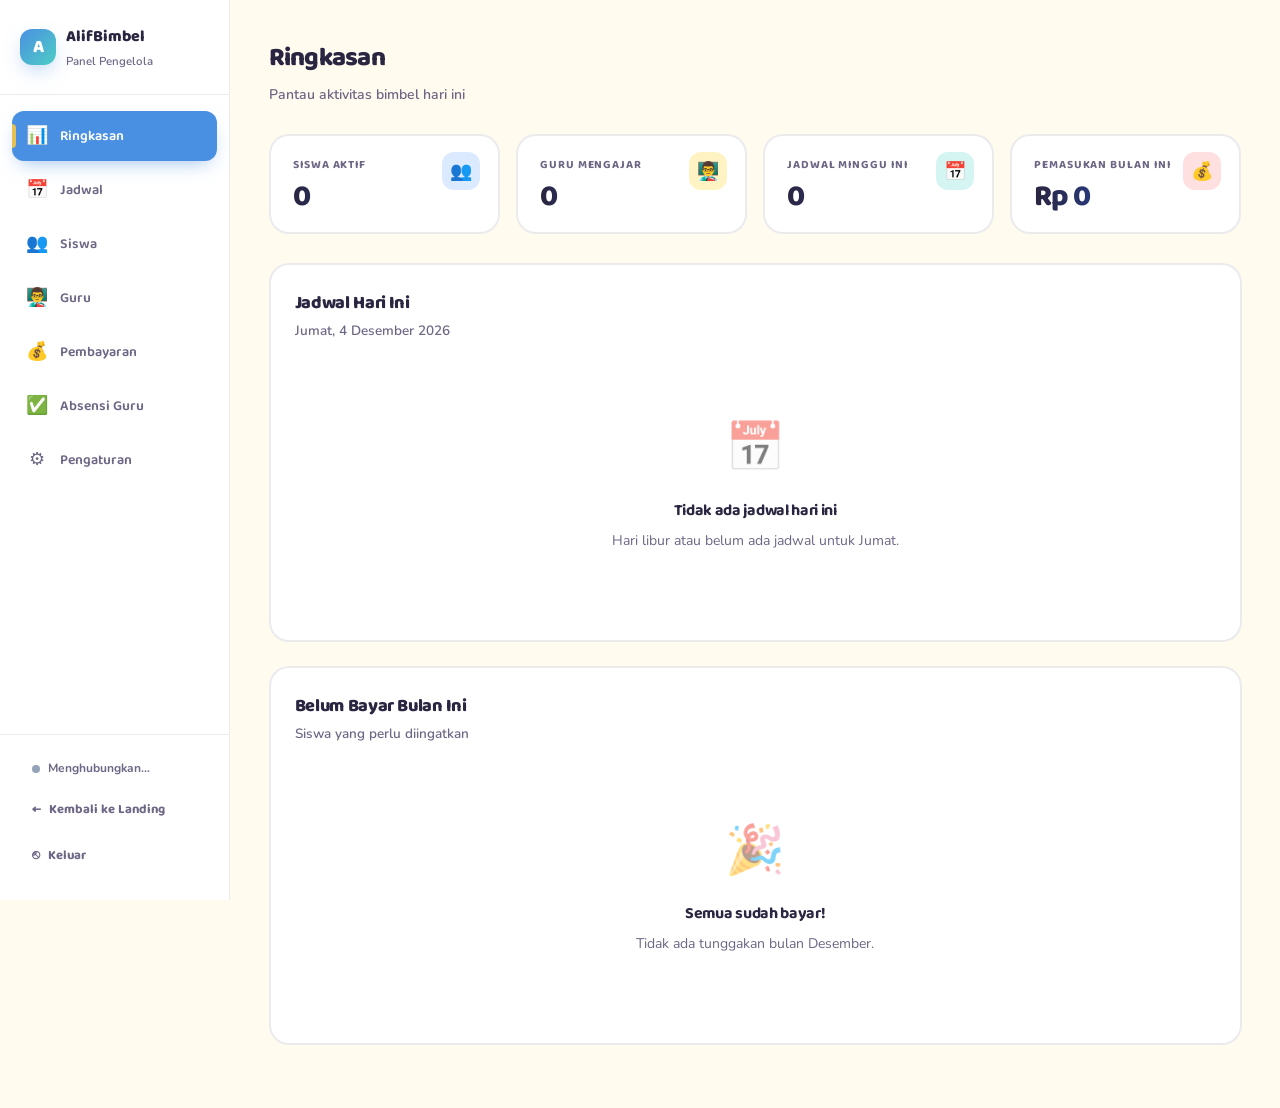
<file: dashboard.html>
<!DOCTYPE html>
<html lang="id">
<head>
<meta charset="UTF-8">
<meta name="viewport" content="width=device-width, initial-scale=1.0, viewport-fit=cover">
<meta name="theme-color" content="#FFFBEF">
<title>Dashboard — AlifBimbel</title>
<link rel="preconnect" href="https://fonts.googleapis.com">
<link rel="preconnect" href="https://fonts.gstatic.com" crossorigin>
<link href="https://fonts.googleapis.com/css2?family=Baloo+2:wght@400;500;600;700;800&family=Nunito:wght@400;500;600;700;800&display=swap" rel="stylesheet">
<script src="https://accounts.google.com/gsi/client" async defer></script>
<style>
*{margin:0;padding:0;box-sizing:border-box}
:root{
  --bg:#FFFBEF;--ink:#2A2540;--muted:#6E6685;--line:rgba(42,37,64,.09);
  --blue:#4A90E2;--blue-deep:#2563EB;--blue-soft:#DBEAFE;
  --yellow:#FFC93C;--yellow-soft:#FFF3C4;
  --coral:#FF7A7A;--coral-soft:#FFE0E0;
  --mint:#4ECDC4;--mint-soft:#D4F5F1;
  --lavender:#B8A4E8;--lavender-soft:#EDE5FB;
  --danger:#E53E3E;--danger-soft:#FED7D7;
  --heading:'Baloo 2',system-ui,sans-serif;--body:'Nunito',system-ui,sans-serif;
  --shadow-sm:0 2px 8px rgba(42,37,64,.05);
  --shadow-md:0 8px 24px -8px rgba(42,37,64,.12);
  --shadow-lg:0 24px 60px -20px rgba(42,37,64,.2);
  --ease:cubic-bezier(.34,1.56,.64,1);
}
html,body{height:100%}
body{
  background:var(--bg);color:var(--ink);
  font-family:var(--body);font-size:15px;line-height:1.6;
  -webkit-font-smoothing:antialiased;
}
h1,h2,h3,h4{font-family:var(--heading);letter-spacing:-.02em}
button{font-family:inherit;cursor:pointer;border:none;background:none;color:inherit}
input,select,textarea{font-family:inherit}

/* ===== LAYOUT ===== */
.app{display:grid;grid-template-columns:240px 1fr;min-height:100vh}

/* ===== SIDEBAR ===== */
.sidebar{
  background:#fff;border-right:1px solid var(--line);
  padding:24px 0;position:sticky;top:0;height:100vh;overflow-y:auto;
  display:flex;flex-direction:column;
}
.sb-brand{
  padding:0 20px 24px;border-bottom:1px solid var(--line);margin-bottom:16px;
  display:flex;align-items:center;gap:10px;
}
.sb-logo{
  width:36px;height:36px;border-radius:12px;
  background:linear-gradient(135deg,var(--blue),var(--mint));
  color:#fff;display:grid;place-items:center;
  font-family:var(--heading);font-weight:800;font-size:18px;
  box-shadow:0 8px 20px -6px rgba(74,144,226,.5);
}
.sb-brand-text{font-family:var(--heading);font-weight:800;font-size:16px}
.sb-brand-sub{font-size:11.5px;color:var(--muted);font-weight:600;margin-top:2px}
.sb-nav{flex:1;padding:0 12px}
.sb-link{
  display:flex;align-items:center;gap:12px;
  padding:11px 14px;border-radius:12px;
  font-family:var(--heading);font-weight:600;font-size:14px;
  color:var(--muted);margin-bottom:4px;
  transition:background .2s, color .2s, transform .2s var(--ease);
}
.sb-link:hover{background:var(--blue-soft);color:var(--blue-deep);transform:translateX(2px)}
.sb-link.on{background:var(--blue);color:#fff;box-shadow:0 8px 20px -8px rgba(74,144,226,.6)}
.sb-link .ic{font-size:18px;width:22px;text-align:center}
.sb-footer{padding:16px 20px 0;border-top:1px solid var(--line);margin-top:16px}
.sb-back{
  display:flex;align-items:center;gap:8px;
  font-family:var(--heading);font-weight:700;font-size:13px;
  color:var(--muted);padding:10px 12px;border-radius:10px;
  transition:background .2s, color .2s;
}
.sb-back:hover{background:var(--coral-soft);color:var(--coral)}

/* ===== MAIN ===== */
.main{padding:28px 32px;max-width:1400px}
.topbar{
  display:flex;justify-content:space-between;align-items:flex-start;
  gap:20px;margin-bottom:28px;flex-wrap:wrap;
}
.topbar h1{
  font-family:var(--heading);font-weight:800;
  font-size:26px;letter-spacing:-.03em;margin-bottom:4px;
}
.topbar .sub{color:var(--muted);font-size:14px;font-weight:600}
.topbar-actions{display:flex;gap:10px;flex-wrap:wrap}

/* ===== BUTTONS ===== */
.btn{
  display:inline-flex;align-items:center;gap:8px;
  padding:11px 20px;border-radius:100px;
  font-family:var(--heading);font-size:13.5px;font-weight:700;
  transition:transform .25s var(--ease), box-shadow .25s, background .2s;
  white-space:nowrap;
}
.btn-primary{background:var(--blue);color:#fff;box-shadow:0 8px 20px -8px rgba(74,144,226,.6)}
.btn-primary:hover{transform:translate3d(0,-2px,0);box-shadow:0 14px 28px -12px rgba(74,144,226,.7)}
.btn-yellow{background:var(--yellow);color:var(--ink);box-shadow:0 8px 20px -8px rgba(255,201,60,.6)}
.btn-yellow:hover{transform:translate3d(0,-2px,0)}
.lock-divider{display:flex;align-items:center;gap:10px;margin:16px 0;color:var(--muted);font-size:13px}
.lock-divider::before,.lock-divider::after{content:'';flex:1;height:1px;background:var(--line)}
.btn-ghost{background:#fff;color:var(--ink);border:1.5px solid var(--line)}
.btn-ghost:hover{border-color:var(--blue);color:var(--blue-deep)}
.btn-danger{background:#fff;color:var(--danger);border:1.5px solid var(--danger-soft)}
.btn-danger:hover{background:var(--danger);color:#fff;border-color:var(--danger)}
.btn-sm{padding:7px 14px;font-size:12.5px;border-radius:100px}

/* ===== STAT CARDS ===== */
.stats{
  display:grid;grid-template-columns:repeat(4,1fr);gap:16px;
  margin-bottom:28px;
}
.stat{
  background:#fff;border:2px solid var(--line);
  border-radius:20px;padding:20px 22px;
  transition:transform .3s var(--ease), box-shadow .3s, border-color .3s;
  position:relative;overflow:hidden;
}
.stat:hover{transform:translateY(-4px);box-shadow:var(--shadow-md)}
.stat:nth-child(1):hover{border-color:var(--blue)}
.stat:nth-child(2):hover{border-color:var(--yellow)}
.stat:nth-child(3):hover{border-color:var(--mint)}
.stat:nth-child(4):hover{border-color:var(--coral)}
.stat .lbl{
  font-family:var(--heading);font-size:11.5px;font-weight:700;
  letter-spacing:.08em;text-transform:uppercase;
  color:var(--muted);margin-bottom:8px;
}
.stat .val{
  font-family:var(--heading);font-weight:800;
  font-size:30px;letter-spacing:-.03em;line-height:1;
  color:var(--ink);
}
.stat .val small{font-size:14px;font-weight:700;color:var(--muted);margin-left:2px}
.stat .ic{
  position:absolute;top:16px;right:18px;
  width:38px;height:38px;border-radius:12px;
  display:grid;place-items:center;font-size:18px;
}
.stat:nth-child(1) .ic{background:var(--blue-soft);color:var(--blue-deep)}
.stat:nth-child(2) .ic{background:var(--yellow-soft);color:#7A5A00}
.stat:nth-child(3) .ic{background:var(--mint-soft);color:#0F766E}
.stat:nth-child(4) .ic{background:var(--coral-soft);color:#B22B2B}

/* ===== PANEL ===== */
.panel{
  background:#fff;border:2px solid var(--line);
  border-radius:20px;padding:24px;
  margin-bottom:24px;
}
.panel-head{
  display:flex;justify-content:space-between;align-items:center;
  gap:16px;margin-bottom:20px;flex-wrap:wrap;
}
.panel-head h2{
  font-family:var(--heading);font-weight:800;
  font-size:18px;letter-spacing:-.02em;
}
.panel-head .sub{font-size:13.5px;color:var(--muted);margin-top:2px;font-weight:600}

/* ===== TABLE ===== */
.tbl{width:100%;border-collapse:collapse;font-size:14px}
.tbl th{
  text-align:left;font-family:var(--heading);font-weight:700;
  font-size:11.5px;letter-spacing:.08em;text-transform:uppercase;
  color:var(--muted);padding:12px 12px;border-bottom:2px solid var(--line);
  white-space:nowrap;
}
.tbl td{
  padding:14px 12px;border-bottom:1px solid var(--line);
  vertical-align:middle;
}
.tbl tr:last-child td{border-bottom:0}
.tbl tr:hover td{background:rgba(74,144,226,.03)}
.tbl .name{font-family:var(--heading);font-weight:700}
.tbl .meta{font-size:12.5px;color:var(--muted);margin-top:2px;font-weight:600}

/* ===== BADGE ===== */
.badge{
  display:inline-flex;align-items:center;gap:5px;
  padding:4px 11px;border-radius:100px;
  font-family:var(--heading);font-size:11px;font-weight:700;
  letter-spacing:.03em;
}
.badge-green{background:#DCFCE7;color:#166534}
.badge-red{background:var(--danger-soft);color:#991B1B}
.badge-yellow{background:var(--yellow-soft);color:#7A5A00}
.badge-blue{background:var(--blue-soft);color:var(--blue-deep)}
.badge-gray{background:#F1F5F9;color:#475569}

/* ===== FORM ===== */
.form-row{
  display:grid;grid-template-columns:repeat(2,1fr);gap:16px;
  margin-bottom:16px;
}
.form-row.full{grid-template-columns:1fr}
.form-row.three{grid-template-columns:repeat(3,1fr)}
.field{display:flex;flex-direction:column;gap:6px}
.field label{
  font-family:var(--heading);font-size:11.5px;font-weight:700;
  letter-spacing:.06em;text-transform:uppercase;color:var(--muted);
}
.field input,.field select,.field textarea{
  padding:11px 14px;border:1.5px solid var(--line);border-radius:10px;
  background:var(--bg);color:var(--ink);font-size:14.5px;
  outline:none;transition:border-color .2s, background .2s;
}
.field input:focus,.field select:focus,.field textarea:focus{
  border-color:var(--blue);background:#fff;
}
.field textarea{min-height:70px;resize:vertical;line-height:1.55}

.form-actions{
  display:flex;gap:10px;justify-content:flex-end;
  padding-top:16px;border-top:1px solid var(--line);margin-top:8px;
}

/* ===== EMPTY ===== */
.empty{
  text-align:center;padding:48px 20px;color:var(--muted);
}
.empty .ic{font-size:48px;margin-bottom:12px;opacity:.5}
.empty h3{font-family:var(--heading);font-size:16px;color:var(--ink);margin-bottom:6px}
.empty p{font-size:14px;margin-bottom:16px}

/* ===== MODAL ===== */
.modal-ov{
  position:fixed;inset:0;z-index:100;
  background:rgba(42,37,64,.5);backdrop-filter:blur(6px);
  display:none;align-items:center;justify-content:center;
  padding:20px;overflow-y:auto;
}
.modal-ov.show{display:flex}
.modal{
  background:#fff;border-radius:24px;padding:32px;
  max-width:560px;width:100%;max-height:90vh;overflow-y:auto;
  box-shadow:var(--shadow-lg);
  animation:modalIn .35s var(--ease);
  position:relative;
}
@keyframes modalIn{
  from{opacity:0;transform:translateY(20px) scale(.97)}
  to{opacity:1;transform:translateY(0) scale(1)}
}
.modal-close{
  position:absolute;top:16px;right:16px;
  width:36px;height:36px;border-radius:50%;
  background:var(--bg);color:var(--ink);
  display:grid;place-items:center;font-size:16px;
  transition:background .2s, transform .25s var(--ease);
}
.modal-close:hover{background:var(--coral-soft);color:var(--coral);transform:rotate(90deg)}
.modal h2{
  font-family:var(--heading);font-weight:800;
  font-size:22px;letter-spacing:-.02em;margin-bottom:6px;
}
.modal .sub{color:var(--muted);font-size:14px;margin-bottom:22px}

/* ===== TOAST ===== */
.toast{
  position:fixed;bottom:24px;left:50%;
  transform:translateX(-50%) translateY(120px);
  background:var(--ink);color:#fff;
  padding:14px 24px;border-radius:100px;
  font-family:var(--heading);font-weight:700;font-size:14px;
  box-shadow:0 20px 50px -12px rgba(0,0,0,.3);
  opacity:0;transition:all .35s var(--ease);
  z-index:9999;pointer-events:none;max-width:calc(100vw - 40px);text-align:center;
}
.toast.show{transform:translateX(-50%) translateY(0);opacity:1}

/* ===== TABS (sub-nav dalam dashboard) ===== */
.subtabs{
  display:flex;gap:6px;margin-bottom:20px;flex-wrap:wrap;
}
.subtab{
  padding:9px 18px;border-radius:100px;
  font-family:var(--heading);font-weight:700;font-size:13.5px;
  color:var(--muted);background:#fff;border:1.5px solid var(--line);
  transition:all .2s;
}
.subtab:hover{border-color:var(--blue);color:var(--blue-deep)}
.subtab.on{background:var(--blue);color:#fff;border-color:var(--blue)}


/* =========================================================
   RESPONSIVE, LAYOUT & POLISH
   ========================================================= */
:root{--ui-ease:cubic-bezier(.22,1,.36,1);--ui-spring:cubic-bezier(.34,1.56,.64,1)}
html{scroll-behavior:smooth}
body{overflow-x:hidden}
button,a{-webkit-tap-highlight-color:transparent}
button:focus-visible,a:focus-visible,input:focus-visible,select:focus-visible,textarea:focus-visible{
  outline:3px solid rgba(74,144,226,.25);outline-offset:3px;
}
.app{min-height:100vh;min-height:100dvh}
.main{min-width:0;width:100%;max-width:1400px;margin:0 auto}
.loading .main{opacity:.4;pointer-events:none;transition:opacity .2s}

/* tombol: isi selalu di tengah */
.btn{justify-content:center;text-align:center;position:relative;overflow:hidden;isolation:isolate}
.btn:active{transform:translateY(1px) scale(.985)!important}
.btn[disabled]{opacity:.6;pointer-events:none}
.btn-ghost.on{background:var(--blue);border-color:var(--blue);color:#fff}

/* sidebar */
.sb-link{width:100%;text-align:left;position:relative}
.sb-link.on:hover{transform:none}
.sb-footer{display:grid;gap:4px}
.sb-back,.sb-out{width:100%;text-align:left;text-decoration:none}
.sb-back{color:var(--muted)}
.sb-out{
  display:flex;align-items:center;gap:8px;
  font-family:var(--heading);font-weight:700;font-size:13px;
  color:var(--muted);padding:10px 12px;border-radius:10px;
  transition:background .2s,color .2s;
}
.sb-out:hover{background:var(--danger-soft);color:var(--danger)}
.sync{
  display:flex;align-items:center;gap:8px;padding:8px 12px;
  font-size:12px;font-weight:700;color:var(--muted);
}
.sync i{width:8px;height:8px;border-radius:50%;background:#94A3B8;flex-shrink:0}
.sync.ok i{background:#22C55E}
.sync.busy i{background:var(--yellow);animation:blink 1s ease-in-out infinite}
.sync.err i{background:var(--danger)}
@keyframes blink{50%{opacity:.35}}

/* top bar mobile + burger */
.mtop,.sb-ov{display:none}
.burger{
  width:44px;height:44px;border-radius:14px;background:#fff;
  border:1.5px solid var(--line);box-shadow:var(--shadow-sm);
  display:flex;flex-direction:column;align-items:center;justify-content:center;gap:5px;flex-shrink:0;
}
.burger span{
  display:block;width:20px;height:2.5px;border-radius:2px;background:var(--ink);
  transition:transform .3s var(--ui-ease),opacity .2s;
}
.nav-open .burger span:nth-child(1){transform:translateY(7.5px) rotate(45deg)}
.nav-open .burger span:nth-child(2){opacity:0}
.nav-open .burger span:nth-child(3){transform:translateY(-7.5px) rotate(-45deg)}
.mtop-brand{display:flex;align-items:center;gap:10px;font-family:var(--heading);font-weight:800;font-size:16px}

/* stat & panel */
.stat,.panel{position:relative}
.stat .val{white-space:nowrap}
.view{animation:viewIn .3s var(--ui-ease)}
@keyframes viewIn{from{opacity:0;transform:translateY(8px)}to{opacity:1;transform:none}}

/* item (kartu daftar) */
.item{
  padding:14px 16px;border-radius:14px;background:var(--bg);
  border:1.5px solid var(--line);margin-bottom:10px;
  display:flex;justify-content:space-between;align-items:center;gap:12px;flex-wrap:wrap;
}
.item:last-child{margin-bottom:0}
.item-title{font-family:var(--heading);font-weight:700;font-size:15px}
.item-meta{font-size:12.5px;color:var(--muted);margin-top:2px;font-weight:600}
.item-act{display:flex;gap:8px;align-items:center;justify-content:center;flex-wrap:wrap}

/* jadwal per hari */
.day{margin-bottom:28px}
.day:last-child{margin-bottom:0}
.day-head{
  display:flex;align-items:center;gap:10px;flex-wrap:wrap;
  margin-bottom:14px;padding-bottom:10px;border-bottom:2px dashed var(--line);
}
.day-name{font-family:var(--heading);font-weight:800;font-size:17px;letter-spacing:-.02em}
.day.today .day-name{color:var(--blue-deep)}
.jd-grid{display:grid;grid-template-columns:repeat(auto-fill,minmax(270px,1fr));gap:14px}
.jd-card{
  background:var(--bg);border:1.5px solid var(--line);border-radius:18px;padding:16px;
  display:flex;flex-direction:column;gap:12px;
  transition:transform .25s var(--ui-spring),box-shadow .25s,border-color .25s;
}
.jd-card:hover{transform:translateY(-3px);box-shadow:var(--shadow-md);border-color:rgba(74,144,226,.4)}
.jd-top{display:flex;justify-content:space-between;align-items:center;gap:8px}
.jd-time{font-family:var(--heading);font-weight:800;font-size:19px;letter-spacing:-.02em;line-height:1.1}
.jd-time small{display:block;font-size:11.5px;font-weight:700;color:var(--muted);letter-spacing:0;margin-top:3px}
.jd-mapel{font-family:var(--heading);font-weight:700;font-size:16px;line-height:1.3}
.jd-info{display:grid;gap:4px;font-size:13px;color:var(--muted);font-weight:600}
.jd-note{font-size:12.5px;color:var(--muted);background:#fff;border-radius:10px;padding:8px 10px;border:1px dashed var(--line)}
.jd-act{
  display:flex;justify-content:center;gap:8px;
  padding-top:12px;border-top:1px solid var(--line);margin-top:auto;
}
.jd-act .btn{flex:1;max-width:150px}

/* tabel */
.tbl-wrap{overflow-x:auto}
.tbl td.act{text-align:center}
.tbl th.act{text-align:center}
.row-act{display:flex;gap:8px;justify-content:center;flex-wrap:wrap}
.tbl tr{transition:background .2s}

/* absensi */
.abs-actions{display:grid;grid-template-columns:repeat(auto-fit,minmax(78px,1fr));gap:8px}
.abs-actions .btn{width:100%}
.abs-date{max-width:320px}

/* lock */
.lock{
  position:fixed;inset:0;z-index:300;display:none;
  align-items:center;justify-content:center;padding:20px;
  background:linear-gradient(160deg,#FFFBEF,#E8F1FF);
}
.lock.show{display:flex}
.lock-card{
  width:100%;max-width:380px;background:#fff;border-radius:26px;
  padding:34px 26px;box-shadow:var(--shadow-lg);border:2px solid var(--line);
  display:grid;gap:14px;justify-items:center;text-align:center;
}
.lock-card .sb-logo{width:52px;height:52px;border-radius:16px;font-size:24px}
.lock-card h2{font-size:22px;font-weight:800}
.lock-card .sub{color:var(--muted);font-size:14px;margin:0}
.lock-card .sub.err{color:var(--danger);font-weight:700}
.lock-card .field{width:100%;text-align:left}
.lock-card .btn{width:100%}
.lock-card .sb-back{justify-content:center}

@media (min-width:901px){
  .app{grid-template-columns:clamp(220px,18vw,260px) minmax(0,1fr)}
  .main{padding:clamp(24px,3vw,40px)}
  .topbar{align-items:center}
}
@media (min-width:901px) and (max-width:1180px){
  .stats{grid-template-columns:repeat(2,minmax(0,1fr))}
}

/* ---- tablet & HP: sidebar jadi drawer ---- */
@media (max-width:900px){
  body{font-size:14px}
  .app{grid-template-columns:1fr}
  .mtop{
    display:flex;position:fixed;top:0;left:0;right:0;z-index:60;height:62px;
    padding:0 14px;align-items:center;justify-content:space-between;gap:12px;
    background:rgba(255,251,239,.92);backdrop-filter:blur(12px);-webkit-backdrop-filter:blur(12px);
    border-bottom:1px solid var(--line);
  }
  .sidebar{
    position:fixed;top:0;left:0;bottom:0;right:auto;
    width:min(290px,84vw);height:100vh;height:100dvh;z-index:80;
    padding:22px 0;border-right:0;border-top:0;flex-direction:column;overflow-y:auto;
    transform:translateX(-104%);transition:transform .35s var(--ui-ease),box-shadow .35s;
  }
  .nav-open .sidebar{transform:none;box-shadow:24px 0 60px -20px rgba(42,37,64,.35)}
  .sb-ov{
    display:block;position:fixed;inset:0;z-index:70;
    background:rgba(42,37,64,.45);backdrop-filter:blur(3px);-webkit-backdrop-filter:blur(3px);
    opacity:0;pointer-events:none;transition:opacity .3s;
  }
  .nav-open .sb-ov{opacity:1;pointer-events:auto}
  .nav-open{overflow:hidden}
  .sb-link{padding:13px 14px}
  .main{padding:78px 14px 36px}
  .topbar{flex-direction:column;align-items:stretch;gap:14px;margin-bottom:20px}
  .topbar h1{font-size:23px}
  .topbar-actions{width:100%}
  .topbar-actions .btn{width:100%;padding:13px 20px}
  .stats{grid-template-columns:repeat(2,minmax(0,1fr));gap:10px;margin-bottom:18px}
  .stat{padding:16px;border-radius:17px}
  .stat .val{font-size:23px}
  .stat .ic{width:32px;height:32px;font-size:16px;top:12px;right:12px}
  .panel{padding:18px;border-radius:18px;margin-bottom:16px}
  .panel-head{margin-bottom:14px}
  .toast{bottom:18px}
}

/* ---- HP: tabel jadi kartu ---- */
@media (max-width:760px){
  .tbl-wrap{overflow:visible}
  .tbl,.tbl tbody,.tbl tr,.tbl td{display:block;width:100%}
  .tbl thead{display:none}
  .tbl tr{
    background:var(--bg);border:1.5px solid var(--line);
    border-radius:16px;padding:12px 14px;margin-bottom:12px;
  }
  .tbl tr:last-child{margin-bottom:0}
  .tbl tr:hover td{background:none}
  .tbl td{
    border:0!important;padding:6px 0;
    display:flex;justify-content:space-between;align-items:center;gap:14px;text-align:right;
  }
  .tbl td::before{
    content:attr(data-label);flex-shrink:0;text-align:left;
    font-family:var(--heading);font-size:11px;font-weight:700;
    letter-spacing:.06em;text-transform:uppercase;color:var(--muted);
  }
  .tbl td.nm{display:block;text-align:left;padding-bottom:8px;margin-bottom:4px;border-bottom:1px dashed var(--line)!important}
  .tbl td.nm::before,.tbl td.act::before{display:none}
  .tbl td.act{display:block;padding-top:12px;margin-top:6px;border-top:1px solid var(--line)!important}
  .row-act .btn{flex:1;min-width:0}
  .item{flex-direction:column;align-items:stretch;text-align:center}
  .item-act{justify-content:center}
  .item-act .btn{flex:1}
  .abs-date{max-width:none}
}

@media (max-width:760px){.ortu{text-align:right}}
/* ---- form & modal di HP ---- */
@media (max-width:600px){
  .form-row,.form-row.three{grid-template-columns:1fr}
  .field input,.field select,.field textarea{font-size:16px}
  .modal-ov{padding:0;align-items:flex-end}
  .modal{
    max-width:none;border-radius:24px 24px 0 0;
    max-height:92vh;max-height:92dvh;padding:26px 18px 22px;
    animation:sheetIn .35s var(--ui-ease);
  }
  .modal h2{padding-right:44px}
  .form-actions{flex-direction:column-reverse}
  .form-actions .btn{width:100%}
}
@keyframes sheetIn{from{transform:translateY(60px);opacity:0}to{transform:none;opacity:1}}

@media (max-width:520px){
  .main{padding-left:12px;padding-right:12px}
  .topbar h1{font-size:21px}
  .stats{gap:8px}
  .stat{padding:14px 12px;border-radius:15px}
  .stat .lbl{font-size:9.5px;padding-right:30px}
  .stat .val{font-size:20px}
  .stat .ic{width:29px;height:29px;right:9px;top:9px;font-size:14px}
  .panel{padding:14px;border-radius:16px}
  .jd-grid{grid-template-columns:1fr}
}
@media (prefers-reduced-motion:reduce){
  html{scroll-behavior:auto}
  *,*::before,*::after{animation-duration:.001ms!important;animation-iteration-count:1!important;transition-duration:.001ms!important}
}

@keyframes fadeIn {
  from { opacity: 0; transform: translateY(8px); }
  to { opacity: 1; transform: translateY(0); }
}

.loading-overlay {
  position: fixed;
  inset: 0;
  background: rgba(255, 251, 239, 0.9);
  backdrop-filter: blur(4px);
  display: none;
  align-items: center;
  justify-content: center;
  z-index: 1000;
}
.loading-overlay.show {
  display: flex;
}
.spinner {
  width: 48px;
  height: 48px;
  border: 4px solid rgba(42, 37, 64, 0.1);
  border-top-color: #4A90E2;
  border-radius: 50%;
  animation: spin 0.8s linear infinite;
}
@keyframes spin {
  to { transform: rotate(360deg); }
}

/* ===== ENHANCED ANIMATIONS (dashboard) ===== */
@keyframes slideInLeft{
  from{opacity:0;transform:translateX(-18px)}
  to{opacity:1;transform:translateX(0)}
}
@keyframes slideInUp{
  from{opacity:0;transform:translateY(18px)}
  to{opacity:1;transform:translateY(0)}
}
@keyframes statIn{
  from{opacity:0;transform:translateY(14px) scale(.96)}
  to{opacity:1;transform:translateY(0) scale(1)}
}
@keyframes panelIn{
  from{opacity:0;transform:translateY(10px)}
  to{opacity:1;transform:translateY(0)}
}
.sidebar{animation:slideInLeft .45s cubic-bezier(.22,1,.36,1) both}
.main{animation:slideInUp .5s cubic-bezier(.22,1,.36,1) .05s both}
.stat{animation:statIn .55s cubic-bezier(.34,1.56,.64,1) both}
.stat:nth-child(1){animation-delay:.05s}
.stat:nth-child(2){animation-delay:.12s}
.stat:nth-child(3){animation-delay:.19s}
.stat:nth-child(4){animation-delay:.26s}
.panel{animation:panelIn .5s cubic-bezier(.22,1,.36,1) .22s both}
.panel:nth-child(2){animation-delay:.3s}
.panel:nth-child(3){animation-delay:.36s}

/* sb-link active indicator */
.sb-link.on::before{
  content:'';position:absolute;left:0;top:50%;transform:translateY(-50%);
  width:4px;height:24px;border-radius:0 4px 4px 0;
  background:var(--yellow);opacity:.85;
}
.sb-link{position:relative}

/* Table row hover */
.tbl tr:hover td{background:rgba(74,144,226,.04);transition:background .15s}

/* stat value shimmer on load */
.stat .val{
  background:linear-gradient(90deg,var(--ink) 0%,var(--blue-deep) 50%,var(--ink) 100%);
  background-size:200% auto;
  -webkit-background-clip:text;
  -webkit-text-fill-color:transparent;
  background-clip:text;
  animation:shimmerStat 3s linear infinite;
}
@keyframes shimmerStat{
  0%{background-position:200% center}
  100%{background-position:-200% center}
}

/* modal entrance */
.modal-box{
  animation:modalIn .35s cubic-bezier(.34,1.56,.64,1);
}
@keyframes modalIn{
  from{opacity:0;transform:scale(.94) translateY(10px)}
  to{opacity:1;transform:scale(1) translateY(0)}
}

/* focus ring consistent */
button:focus-visible,input:focus-visible,select:focus-visible,a:focus-visible{
  outline:3px solid rgba(74,144,226,.35);outline-offset:3px;border-radius:8px;
}
</style>
</head>
<body class="loading">

<!-- Loading Overlay -->
<div class="loading-overlay" id="loading">
  <div class="spinner"></div>
</div>


<!-- TOP BAR (HP / tablet) -->
<header class="mtop">
  <button class="burger" id="burger" type="button" aria-label="Buka menu" aria-expanded="false" aria-controls="sidebar"><span></span><span></span><span></span></button>
  <div class="mtop-brand"><div class="sb-logo">A</div><span id="mtopTitle">Ringkasan</span></div>
  <div class="sync" id="syncMobile" title="Status server"><i></i></div>
</header>
<div class="sb-ov" id="sbOv"></div>

<div class="app">

  <!-- SIDEBAR -->
  <aside class="sidebar" id="sidebar">
    <div class="sb-brand">
      <div class="sb-logo">A</div>
      <div>
        <div class="sb-brand-text">AlifBimbel</div>
        <div class="sb-brand-sub">Panel Pengelola</div>
      </div>
    </div>
    <nav class="sb-nav">
      <button class="sb-link on" type="button" data-view="overview"><span class="ic">📊</span><span>Ringkasan</span></button>
      <button class="sb-link" type="button" data-view="jadwal"><span class="ic">📅</span><span>Jadwal</span></button>
      <button class="sb-link" type="button" data-view="siswa"><span class="ic">👥</span><span>Siswa</span></button>
      <button class="sb-link" type="button" data-view="guru"><span class="ic">👨‍🏫</span><span>Guru</span></button>
      <button class="sb-link" type="button" data-view="bayar"><span class="ic">💰</span><span>Pembayaran</span></button>
      <button class="sb-link" type="button" data-view="absen"><span class="ic">✅</span><span>Absensi Guru</span></button>
      <button class="sb-link" type="button" data-view="pengaturan"><span class="ic">⚙️</span><span>Pengaturan</span></button>
    </nav>
    <div class="sb-footer">
      <div class="sync" id="syncDesk"><i></i><span>Menghubungkan…</span></div>
      <a href="index.html" class="sb-back"><span>←</span> Kembali ke Landing</a>
      <button class="sb-out" type="button" id="btnLogout"><span>⎋</span> Keluar</button>
    </div>
  </aside>

  <!-- MAIN -->
  <main class="main">

    <!-- VIEW: OVERVIEW -->
    <section id="view-overview" class="view">
      <div class="topbar">
        <div>
          <h1>Ringkasan</h1>
          <p class="sub">Pantau aktivitas bimbel hari ini</p>
        </div>
      </div>

      <div class="stats">
        <div class="stat">
          <div class="lbl">Siswa Aktif</div>
          <div class="val" id="ovSiswa">0</div>
          <div class="ic">👥</div>
        </div>
        <div class="stat">
          <div class="lbl">Guru Mengajar</div>
          <div class="val" id="ovGuru">0</div>
          <div class="ic">👨‍🏫</div>
        </div>
        <div class="stat">
          <div class="lbl">Jadwal Minggu Ini</div>
          <div class="val" id="ovJadwal">0</div>
          <div class="ic">📅</div>
        </div>
        <div class="stat">
          <div class="lbl">Pemasukan Bulan Ini</div>
          <div class="val" id="ovBayar">Rp 0</div>
          <div class="ic">💰</div>
        </div>
      </div>

      <div class="panel">
        <div class="panel-head">
          <div>
            <h2>Jadwal Hari Ini</h2>
            <div class="sub" id="todayLabel">—</div>
          </div>
        </div>
        <div id="todayList"></div>
      </div>

      <div class="panel">
        <div class="panel-head">
          <div>
            <h2>Belum Bayar Bulan Ini</h2>
            <div class="sub">Siswa yang perlu diingatkan</div>
          </div>
        </div>
        <div id="unpaidList"></div>
      </div>
    </section>

    <!-- VIEW: JADWAL -->
    <section id="view-jadwal" class="view" style="display:none">
      <div class="topbar">
        <div>
          <h1>Jadwal Mengajar</h1>
          <p class="sub">Urut per hari, Senin sampai Minggu</p>
        </div>
        <div class="topbar-actions">
          <button class="btn btn-primary" type="button" onclick="openJadwalForm()">+ Tambah Jadwal</button>
        </div>
      </div>
      <div class="panel">
        <div id="jadwalList"></div>
      </div>
    </section>

    <!-- VIEW: SISWA -->
    <section id="view-siswa" class="view" style="display:none">
      <div class="topbar">
        <div>
          <h1>Siswa</h1>
          <p class="sub">Daftar siswa yang terdaftar</p>
        </div>
        <div class="topbar-actions">
          <button class="btn btn-primary" type="button" onclick="openSiswaForm()">+ Tambah Siswa</button>
        </div>
      </div>
      <div class="panel">
        <div id="siswaList"></div>
      </div>
    </section>

    <!-- VIEW: GURU -->
    <section id="view-guru" class="view" style="display:none">
      <div class="topbar">
        <div>
          <h1>Guru / Tutor</h1>
          <p class="sub">Daftar pengajar AlifBimbel</p>
        </div>
        <div class="topbar-actions">
          <button class="btn btn-primary" type="button" onclick="openGuruForm()">+ Tambah Guru</button>
        </div>
      </div>
      <div class="panel">
        <div id="guruList"></div>
      </div>
    </section>

    <!-- VIEW: PEMBAYARAN -->
    <section id="view-bayar" class="view" style="display:none">
      <div class="topbar">
        <div>
          <h1>Pembayaran</h1>
          <p class="sub">Catat pembayaran bulanan siswa</p>
        </div>
        <div class="topbar-actions">
          <button class="btn btn-ghost" type="button" onclick="buatTagihan()">Buat Tagihan Bulan Ini</button>
          <button class="btn btn-primary" type="button" onclick="openBayarForm()">+ Catat Pembayaran</button>
        </div>
      </div>
      <div class="panel">
        <div class="subtabs" id="bayarTabs">
          <button class="subtab on" type="button" data-filter="all">Semua</button>
          <button class="subtab" type="button" data-filter="paid">Lunas</button>
          <button class="subtab" type="button" data-filter="unpaid">Belum Bayar</button>
        </div>
        <div id="bayarList"></div>
      </div>
    </section>

    <!-- VIEW: ABSENSI -->
    <section id="view-absen" class="view" style="display:none">
      <div class="topbar">
        <div>
          <h1>Absensi Guru</h1>
          <p class="sub">Catat kehadiran guru per sesi</p>
        </div>
      </div>
      <div class="panel">
        <div class="field abs-date">
          <label for="absenTanggal">Pilih Tanggal</label>
          <input type="date" id="absenTanggal" onchange="renderAbsensi()">
        </div>
      </div>
      <div class="panel">
        <div id="absenList"></div>
      </div>
    </section>

    <!-- VIEW: PENGATURAN -->
    <section id="view-pengaturan" class="view" style="display:none">
      <div class="topbar"><div><h1>Pengaturan</h1><p class="sub">Tarif dan nomor WhatsApp yang tampil di website</p></div></div>
      <div class="panel">
        <div class="form-row full"><div class="field"><label for="pgWa">Nomor WhatsApp Admin</label><input type="tel" id="pgWa" placeholder="08xxxxxxxxxx"></div></div>
        <div class="form-row"><div class="field"><label for="pgSd13">Program SD Kelas 1-3 (Rp/bulan)</label><input type="number" id="pgSd13" step="10000"></div><div class="field"><label for="pgSd46">Program SD Kelas 4-6 (Rp/bulan)</label><input type="number" id="pgSd46" step="10000"></div></div>
        <div class="form-row"><div class="field"><label for="pgReguler">Paket Reguler</label><input type="number" id="pgReguler" step="10000"></div><div class="field"><label for="pgIntensif">Paket Intensif</label><input type="number" id="pgIntensif" step="10000"></div></div>
        <div class="form-row"><div class="field"><label for="pgPrivat">Paket Privat SD</label><input type="number" id="pgPrivat" step="10000"></div></div>
        <div class="form-actions"><button class="btn btn-primary" type="button" onclick="savePengaturan()">Simpan</button></div>
      </div>
    </section>

  </main>
</div>

<!-- MODAL JADWAL -->
<div class="modal-ov" id="modalJadwal" onclick="if(event.target===this)closeModal('modalJadwal')">
  <div class="modal">
    <button class="modal-close" type="button" onclick="closeModal('modalJadwal')">✕</button>
    <h2 id="jdlTitle">Tambah Jadwal</h2>
    <p class="sub">Isi detail jadwal mengajar</p>
    <input type="hidden" id="jdlId">
    <div class="form-row">
      <div class="field">
        <label>Hari</label>
        <select id="jdlHari">
          <option>Senin</option><option>Selasa</option><option>Rabu</option>
          <option>Kamis</option><option>Jumat</option><option>Sabtu</option><option>Minggu</option>
        </select>
      </div>
      <div class="field">
        <label>Jam Mulai</label>
        <input type="time" id="jdlJam" value="14:00">
      </div>
    </div>
    <div class="form-row">
      <div class="field">
        <label>Durasi (menit)</label>
        <input type="number" id="jdlDurasi" value="90" min="30" step="15">
      </div>
      <div class="field">
        <label>Mata Pelajaran</label>
        <input type="text" id="jdlMapel" placeholder="Contoh: Matematika">
      </div>
    </div>
    <div class="form-row">
      <div class="field">
        <label>Kelas / Program</label>
        <select id="jdlKelas">
          <option value="">— Pilih Kelas —</option>
          <option>SD Kelas 1</option>
          <option>SD Kelas 2</option>
          <option>SD Kelas 3</option>
          <option>SD Kelas 4</option>
          <option>SD Kelas 5</option>
          <option>SD Kelas 6</option>
          <option>SD Kelas 1-3</option>
          <option>SD Kelas 4-6</option>
          <option>Privat SD</option>
        </select>
      </div>
      <div class="field">
        <label>Guru Pengajar</label>
        <select id="jdlGuru"><option value="">— Pilih Guru —</option></select>
      </div>
    </div>
    <div class="form-row full">
      <div class="field">
        <label>Catatan (opsional)</label>
        <textarea id="jdlCatatan" placeholder="Contoh: bawa buku paket halaman 45"></textarea>
      </div>
    </div>
    <div class="form-actions">
      <button class="btn btn-ghost" type="button" onclick="closeModal('modalJadwal')">Batal</button>
      <button class="btn btn-primary" type="button" onclick="saveJadwal()">Simpan</button>
    </div>
  </div>
</div>

<!-- MODAL SISWA -->
<div class="modal-ov" id="modalSiswa" onclick="if(event.target===this)closeModal('modalSiswa')">
  <div class="modal">
    <button class="modal-close" type="button" onclick="closeModal('modalSiswa')">✕</button>
    <h2 id="swTitle">Tambah Siswa</h2>
    <p class="sub">Data siswa baru</p>
    <input type="hidden" id="swId">
    <div class="form-row">
      <div class="field">
        <label>Nama Siswa</label>
        <input type="text" id="swNama" placeholder="Nama lengkap">
      </div>
      <div class="field">
        <label>Kelas</label>
        <select id="swKelas">
          <option>SD Kelas 1-3</option>
          <option>SD Kelas 4-6</option>
          <option>SMP Kelas 7</option>
          <option>SMP Kelas 8</option>
          <option>SMP Kelas 9</option>
          <option>SMA Kelas 10</option>
          <option>SMA Kelas 11</option>
          <option>SMA Kelas 12</option>
        </select>
      </div>
    </div>
    <div class="form-row">
      <div class="field">
        <label>Nama Orang Tua</label>
        <input type="text" id="swOrtu" placeholder="Nama ayah/ibu">
      </div>
      <div class="field">
        <label>WhatsApp Orang Tua</label>
        <input type="tel" id="swWa" placeholder="08xxxxxxxxxx">
      </div>
    </div>
    <div class="form-row full">
      <div class="field">
        <label>PIN Orang Tua (untuk login portal)</label>
        <input type="text" id="swPin" placeholder="Kosongkan = dibuat otomatis" maxlength="8">
      </div>
    </div>
    <div class="form-row">
      <div class="field">
        <label>Program</label>
        <select id="swProgram">
          <option>Reguler</option>
          <option>Intensif</option>
          <option>Privat</option>
        </select>
      </div>
      <div class="field">
        <label>Iuran / Bulan (Rp)</label>
        <input type="number" id="swIuran" value="450000" step="50000">
      </div>
    </div>
    <div class="form-row full">
      <div class="field">
        <label>Catatan (opsional)</label>
        <textarea id="swCatatan" placeholder="Contoh: lemah di perkalian"></textarea>
      </div>
    </div>
    <div class="form-actions">
      <button class="btn btn-ghost" type="button" onclick="closeModal('modalSiswa')">Batal</button>
      <button class="btn btn-primary" type="button" onclick="saveSiswa()">Simpan</button>
    </div>
  </div>
</div>

<!-- MODAL GURU -->
<div class="modal-ov" id="modalGuru" onclick="if(event.target===this)closeModal('modalGuru')">
  <div class="modal">
    <button class="modal-close" type="button" onclick="closeModal('modalGuru')">✕</button>
    <h2 id="grTitle">Tambah Guru</h2>
    <p class="sub">Data pengajar</p>
    <input type="hidden" id="grId">
    <div class="form-row">
      <div class="field">
        <label>Nama Guru</label>
        <input type="text" id="grNama" placeholder="Nama lengkap">
      </div>
      <div class="field">
        <label>WhatsApp</label>
        <input type="tel" id="grWa" placeholder="08xxxxxxxxxx">
      </div>
    </div>
    <div class="form-row">
      <div class="field">
        <label>Mata Pelajaran</label>
        <input type="text" id="grMapel" placeholder="Contoh: Matematika, IPA">
      </div>
      <div class="field">
        <label>Status</label>
        <select id="grStatus">
          <option value="aktif">Aktif</option>
          <option value="nonaktif">Nonaktif</option>
        </select>
      </div>
    </div>
    <div class="form-row full">
      <div class="field">
        <label>PIN Guru (untuk login portal)</label>
        <input type="text" id="grPin" placeholder="Kosongkan = dibuat otomatis" maxlength="8">
      </div>
    </div>
    <div class="form-row full">
      <div class="field">
        <label>Alamat (opsional)</label>
        <input type="text" id="grAlamat" placeholder="Alamat domisili">
      </div>
    </div>
    <div class="form-actions">
      <button class="btn btn-ghost" type="button" onclick="closeModal('modalGuru')">Batal</button>
      <button class="btn btn-primary" type="button" onclick="saveGuru()">Simpan</button>
    </div>
  </div>
</div>

<!-- MODAL BAYAR -->
<div class="modal-ov" id="modalBayar" onclick="if(event.target===this)closeModal('modalBayar')">
  <div class="modal">
    <button class="modal-close" type="button" onclick="closeModal('modalBayar')">✕</button>
    <h2 id="byTitle">Catat Pembayaran</h2>
    <p class="sub">Catat pembayaran bulanan siswa</p>
    <input type="hidden" id="byId">
    <div class="form-row">
      <div class="field">
        <label>Siswa</label>
        <select id="bySiswa"><option value="">— Pilih Siswa —</option></select>
      </div>
      <div class="field">
        <label>Bulan</label>
        <select id="byBulan">
          <option>Januari</option><option>Februari</option><option>Maret</option>
          <option>April</option><option>Mei</option><option>Juni</option>
          <option>Juli</option><option>Agustus</option><option>September</option>
          <option>Oktober</option><option>November</option><option>Desember</option>
        </select>
      </div>
    </div>
    <div class="form-row">
      <div class="field">
        <label>Tahun</label>
        <input type="number" id="byTahun" value="2026" min="2024" max="2030">
      </div>
      <div class="field">
        <label>Jumlah (Rp)</label>
        <input type="number" id="byJumlah" value="450000" step="50000">
      </div>
    </div>
    <div class="form-row">
      <div class="field">
        <label>Status</label>
        <select id="byStatus">
          <option value="paid">Lunas</option>
          <option value="unpaid">Belum Bayar</option>
        </select>
      </div>
      <div class="field">
        <label>Metode (opsional)</label>
        <select id="byMetode">
          <option value="">—</option>
          <option>Cash</option>
          <option>Transfer BCA</option>
          <option>GoPay</option>
          <option>OVO</option>
          <option>Dana</option>
          <option>QRIS</option>
        </select>
      </div>
    </div>
    <div class="form-actions">
      <button class="btn btn-ghost" type="button" onclick="closeModal('modalBayar')">Batal</button>
      <button class="btn btn-primary" type="button" onclick="saveBayar()">Simpan</button>
    </div>
  </div>
</div>


<!-- LOCK / PIN -->
<div class="lock" id="lock">
  <form class="lock-card" id="lockForm" autocomplete="off">
    <div class="sb-logo">A</div>
    <h2>Masuk Dashboard</h2>
    <p class="sub" id="lockMsg">Masukkan PIN admin untuk membuka data bimbel.</p>
    <div class="field">
      <label for="lockPin">PIN Admin</label>
      <input type="password" id="lockPin" placeholder="••••••" autocomplete="current-password" required>
    </div>
    <button class="btn btn-primary" type="submit" id="lockBtn">Masuk</button>

    <div class="lock-divider"><span>atau</span></div>
    <div id="googleBtnAdmin" style="display:flex;justify-content:center;margin-bottom:10px"></div>
    <p class="sub" id="lockGoogleErr" style="color:var(--danger,#E53E3E);text-align:center;min-height:18px"></p>

    <a href="index.html" class="sb-back">← Kembali ke Landing</a>
  </form>
</div>

<div class="toast" id="toast" role="status" aria-live="polite"></div>

<script>
'use strict';
/* ============================================================
   KONFIGURASI
   ============================================================ */
const API_BASE  = 'https://alief-worker.aliefbimbel.workers.dev';
const GOOGLE_CLIENT_ID = '806589013552-d10aoihf1ie00o5cpo6dcauqi5feaaiq.apps.googleusercontent.com';
const PIN_KEY   = 'alief_admin_key';
const CACHE_KEY = 'aliefbimbel_cache_v2';
const OLD_KEY   = 'aliefbimbel_data_v1';      // data lama (versi localStorage)
const VIEW_KEY  = 'alief_view';

const KINDS = ['siswa','guru','jadwal','bayar','absen','pengaturan'];
const URUT_HARI = ['Senin','Selasa','Rabu','Kamis','Jumat','Sabtu','Minggu'];
const NAMA_HARI = ['Minggu','Senin','Selasa','Rabu','Kamis','Jumat','Sabtu'];
const NAMA_BULAN = ['Januari','Februari','Maret','April','Mei','Juni','Juli','Agustus','September','Oktober','November','Desember'];

const $ = id => document.getElementById(id);
const esc = s => String(s ?? '').replace(/[&<>"']/g, c => ({'&':'&amp;','<':'&lt;','>':'&gt;','"':'&quot;',"'":'&#39;'}[c]));
const fmtRp = n => 'Rp ' + Number(n||0).toLocaleString('id-ID');
const fmtShort = n => {
  n = Number(n||0);
  if(n >= 1000000) return 'Rp ' + (n/1000000).toFixed(1).replace('.0','').replace('.',',') + 'jt';
  if(n >= 1000) return 'Rp ' + Math.floor(n/1000) + 'rb';
  return 'Rp ' + n;
};
const lsGet = k => { try{ return localStorage.getItem(k); }catch(e){ return null; } };
const lsSet = (k,v) => { try{ localStorage.setItem(k,v); }catch(e){} };
const lsDel = k => { try{ localStorage.removeItem(k); }catch(e){} };

/* ============================================================
   DATA & API
   ============================================================ */
const emptyDB = () => ({ siswa:[], guru:[], jadwal:[], bayar:[], absen:[], pengaturan:[] });
function normalize(d){
  const out = emptyDB();
  KINDS.forEach(k => { out[k] = Array.isArray(d?.[k]) ? d[k] : []; });
  return out;
}
let DB = emptyDB();
let adminKey = lsGet(PIN_KEY) || '';
let busy = false;

function uid(kind){
  return kind + '-' + Date.now().toString(36) + Math.random().toString(36).slice(2,6);
}
function cacheDB(){ lsSet(CACHE_KEY, JSON.stringify(DB)); }

async function api(path, opts = {}){
  const ctrl = new AbortController();
  const timer = setTimeout(() => ctrl.abort(), 15000);
  try{
    const res = await fetch(API_BASE + path, {
      ...opts,
      signal: ctrl.signal,
      headers: { 'Content-Type':'application/json', 'X-Admin-Key': adminKey, ...(opts.headers||{}) }
    });
    if(res.status === 401){ const e = new Error('PIN salah'); e.code = 401; throw e; }
    const data = await res.json().catch(() => ({}));
    if(!res.ok){ const e = new Error(data.error || ('Error ' + res.status)); e.code = res.status; throw e; }
    return data;
  }catch(err){
    if(err.name === 'AbortError'){ err.message = 'Server tidak merespons'; }
    throw err;
  }finally{
    clearTimeout(timer);
  }
}

/* status sinkronisasi */
function setSync(state, text){
  const label = text || ({ ok:'Tersimpan di server', busy:'Menyimpan…', err:'Gagal terhubung', load:'Menghubungkan…' }[state] || '');
  ['syncDesk','syncMobile'].forEach(id => {
    const el = $(id); if(!el) return;
    el.className = 'sync ' + (state === 'load' ? 'busy' : state);
    el.title = label;
    const span = el.querySelector('span'); if(span) span.textContent = label;
  });
}

function handleErr(e){
  if(e.code === 401){ showLock('PIN salah atau sudah diganti. Masukkan lagi.'); setSync('err'); return; }
  setSync('err');
  showToast('Gagal: ' + (e.message || 'tidak bisa terhubung ke server'));
}

/* simpan 1 record ke server, lalu perbarui data lokal */
async function save(kind, rec){
  if(busy) return false;
  busy = true; setSync('busy');
  try{
    await api('/api/' + kind + '/' + encodeURIComponent(rec.id), { method:'PUT', body: JSON.stringify(rec) });
    const i = DB[kind].findIndex(x => x.id === rec.id);
    if(i > -1) DB[kind][i] = rec; else DB[kind].push(rec);
    cacheDB(); setSync('ok');
    return true;
  }catch(e){
    handleErr(e); return false;
  }finally{ busy = false; }
}

async function remove(kind, id){
  if(busy) return false;
  busy = true; setSync('busy');
  try{
    await api('/api/' + kind + '/' + encodeURIComponent(id), { method:'DELETE' });
    DB[kind] = DB[kind].filter(x => x.id !== id);
    if(kind === 'siswa')  DB.bayar  = DB.bayar.filter(b => b.siswaId !== id);
    if(kind === 'jadwal') DB.absen  = DB.absen.filter(a => a.jadwalId !== id);
    if(kind === 'guru')   DB.jadwal = DB.jadwal.map(j => j.guruId === id ? { ...j, guruId:'' } : j);
    cacheDB(); setSync('ok');
    return true;
  }catch(e){
    handleErr(e); return false;
  }finally{ busy = false; }
}

/* ============================================================
   LOGIN (PIN) & LOAD
   ============================================================ */
function showLock(msg){
  $('lock').classList.add('show');
  const m = $('lockMsg');
  m.textContent = msg || 'Masukkan PIN admin untuk membuka data bimbel.';
  m.classList.toggle('err', !!msg);
  $('lockPin').value = '';
  setTimeout(() => $('lockPin').focus(), 50);
}
function hideLock(){ $('lock').classList.remove('show'); }

/* ---- Login Admin via Google ---- */
function initGoogleAdminLogin(){
  if(!window.google || !google.accounts || !google.accounts.id) return;
  google.accounts.id.initialize({
    client_id: GOOGLE_CLIENT_ID,
    callback: handleGoogleAdminCredential
  });
  const holder = $('googleBtnAdmin');
  if(holder){
    google.accounts.id.renderButton(holder, {
      type: 'standard', theme: 'outline', size: 'large',
      text: 'signin_with', shape: 'pill', logo_alignment: 'left'
    });
  }
}

async function handleGoogleAdminCredential(resp){
  const errEl = $('lockGoogleErr');
  errEl.textContent = '';
  const btn = $('lockBtn');
  btn.disabled = true;
  try{
    const r = await fetch(API_BASE + '/api/auth/google', {
      method: 'POST',
      headers: { 'Content-Type': 'application/json' },
      body: JSON.stringify({ credential: resp.credential, role: 'admin' })
    });
    const d = await r.json().catch(() => ({}));
    if(!r.ok || !d.adminKey){
      throw new Error(d.error || 'Login Google gagal.');
    }
    adminKey = d.adminKey;
    const ok = await loadFromServer(true);
    if(ok) lsSet(PIN_KEY, adminKey);
    else adminKey = '';
  }catch(e){
    errEl.textContent = e.message || 'Login Google gagal.';
  }finally{
    btn.disabled = false;
  }
}

window.addEventListener('load', () => {
  // google script dimuat async, coba beberapa kali sampai siap
  let tries = 0;
  const t = setInterval(() => {
    tries++;
    if(window.google && google.accounts && google.accounts.id){
      clearInterval(t);
      initGoogleAdminLogin();
    } else if(tries > 40){
      clearInterval(t);
    }
  }, 150);
});

$('lockForm').addEventListener('submit', async e => {
  e.preventDefault();
  const pin = $('lockPin').value.trim();
  if(!pin) return;
  const btn = $('lockBtn');
  btn.disabled = true; btn.textContent = 'Memeriksa…';
  adminKey = pin;
  const ok = await loadFromServer(true);
  btn.disabled = false; btn.textContent = 'Masuk';
  if(ok) lsSet(PIN_KEY, pin);
});

$('btnLogout').addEventListener('click', () => {
  if(!confirm('Keluar dari dashboard?')) return;
  lsDel(PIN_KEY); lsDel(CACHE_KEY);
  adminKey = ''; DB = emptyDB(); renderAll();
  closeNav();
  document.body.classList.add('loading');
  showLock();
});

async function loadFromServer(fromLogin){
  setSync('load');
  try{
    const d = await api('/api/data');
    DB = normalize(d);
    cacheDB(); hideLock();
    document.body.classList.remove('loading');
    renderAll(); setSync('ok');
    offerMigration();
    return true;
  }catch(e){
    if(e.code === 401){
      showLock(fromLogin ? 'PIN salah. Coba lagi.' : (adminKey ? 'PIN salah atau sudah diganti.' : ''));
      setSync('err');
      return false;
    }
    // server tidak terjangkau -> tampilkan cache terakhir (hanya lihat)
    try{ DB = normalize(JSON.parse(lsGet(CACHE_KEY) || '{}')); }catch(_){ DB = emptyDB(); }
    document.body.classList.remove('loading');
    hideLock(); renderAll(); setSync('err');
    showToast('Server tidak terjangkau. Menampilkan data terakhir.');
    return false;
  }
}

/* data lama di browser (versi sebelum ada server) -> unggah ke server */
async function offerMigration(){
  if(lsGet('alief_migrated')) return;
  if(KINDS.some(k => DB[k].length)) return;           // server sudah berisi data
  let old; try{ old = JSON.parse(lsGet(OLD_KEY) || 'null'); }catch(e){ old = null; }
  if(!old) return;
  const data = normalize(old);
  const total = KINDS.reduce((s,k) => s + data[k].length, 0);
  if(!total) return;
  if(!confirm('Ditemukan ' + total + ' data lama di browser ini. Unggah ke server sekarang?')) return;
  try{
    setSync('busy');
    await api('/api/import', { method:'POST', body: JSON.stringify(data) });
    lsSet('alief_migrated','1');
    showToast('Data lama berhasil diunggah ✓');
    await loadFromServer();
  }catch(e){ handleErr(e); }
}

/* ============================================================
   UTIL UI
   ============================================================ */
function showToast(msg){
  const t = $('toast');
  t.textContent = msg;
  t.classList.add('show');
  clearTimeout(t._t);
  t._t = setTimeout(() => t.classList.remove('show'), 3000);
}
function openModal(id){ $(id).classList.add('show'); }
function closeModal(id){ $(id).classList.remove('show'); }

const getHariIni  = () => NAMA_HARI[new Date().getDay()];
const getBulanIni = () => NAMA_BULAN[new Date().getMonth()];
const getTahunIni = () => new Date().getFullYear();
function getTanggalISO(){
  const d = new Date();
  return d.getFullYear() + '-' + String(d.getMonth()+1).padStart(2,'0') + '-' + String(d.getDate()).padStart(2,'0');
}
function endTime(jam, durasi){
  const [h,m] = String(jam||'0:0').split(':').map(Number);
  const t = (h*60 + (m||0) + Number(durasi||0)) % 1440;
  return String(Math.floor(t/60)).padStart(2,'0') + ':' + String(t%60).padStart(2,'0');
}

/* ============================================================
   NAVIGASI + BURGER
   ============================================================ */
const VIEW_TITLE = { overview:'Ringkasan', jadwal:'Jadwal', siswa:'Siswa', guru:'Guru', bayar:'Pembayaran', absen:'Absensi Guru', pengaturan:'Pengaturan' };

function showView(view){
  if(!VIEW_TITLE[view]) view = 'overview';
  document.querySelectorAll('.sb-link').forEach(l => l.classList.toggle('on', l.dataset.view === view));
  document.querySelectorAll('.view').forEach(v => v.style.display = 'none');
  $('view-' + view).style.display = 'block';
  $('mtopTitle').textContent = VIEW_TITLE[view];
  try{ sessionStorage.setItem(VIEW_KEY, view); }catch(e){}
  window.scrollTo(0, 0);
  renderAll();
}
document.querySelectorAll('.sb-link').forEach(link => {
  link.addEventListener('click', () => { showView(link.dataset.view); closeNav(); });
});

function setNav(open){
  document.body.classList.toggle('nav-open', open);
  const b = $('burger');
  b.setAttribute('aria-expanded', open ? 'true' : 'false');
  b.setAttribute('aria-label', open ? 'Tutup menu' : 'Buka menu');
}
function closeNav(){ setNav(false); }
$('burger').addEventListener('click', () => setNav(!document.body.classList.contains('nav-open')));
$('sbOv').addEventListener('click', closeNav);
window.addEventListener('resize', () => { if(window.innerWidth > 900) closeNav(); });

/* ============================================================
   RENDER: OVERVIEW
   ============================================================ */
function renderOverview(){
  const bulanIni = getBulanIni(), tahunIni = getTahunIni();
  const pemasukan = DB.bayar
    .filter(b => b.bulan === bulanIni && String(b.tahun) === String(tahunIni) && b.status === 'paid')
    .reduce((s,b) => s + Number(b.jumlah||0), 0);

  $('ovSiswa').textContent  = DB.siswa.length;
  $('ovGuru').textContent   = DB.guru.filter(g => g.status === 'aktif').length;
  $('ovJadwal').textContent = DB.jadwal.length;
  $('ovBayar').textContent  = fmtShort(pemasukan);

  const hariIni = getHariIni();
  const jadwalHariIni = DB.jadwal.filter(j => j.hari === hariIni).sort((a,b) => a.jam.localeCompare(b.jam));
  $('todayLabel').textContent = hariIni + ', ' + new Date().toLocaleDateString('id-ID', { day:'numeric', month:'long', year:'numeric' });

  $('todayList').innerHTML = !jadwalHariIni.length
    ? `<div class="empty"><div class="ic">📅</div><h3>Tidak ada jadwal hari ini</h3><p>Hari libur atau belum ada jadwal untuk ${hariIni}.</p></div>`
    : jadwalHariIni.map(j => {
        const guru = DB.guru.find(g => g.id === j.guruId);
        const n = DB.siswa.filter(s => s.kelas === j.kelas).length;
        return `<div class="item">
          <div>
            <div class="item-title">${esc(j.mapel)} · ${esc(j.kelas||'-')}</div>
            <div class="item-meta">🕐 ${esc(j.jam)}–${endTime(j.jam,j.durasi)} · 👨‍🏫 ${esc(guru?.nama || 'Belum diisi')}</div>
          </div>
          <div class="item-act"><span class="badge badge-blue">👥 ${n} siswa</span></div>
        </div>`;
      }).join('');

  const belumBayar = DB.siswa.filter(s => {
    const b = DB.bayar.find(x => x.siswaId === s.id && x.bulan === bulanIni && String(x.tahun) === String(tahunIni));
    return !b || b.status !== 'paid';
  });
  $('unpaidList').innerHTML = !belumBayar.length
    ? `<div class="empty"><div class="ic">🎉</div><h3>Semua sudah bayar!</h3><p>Tidak ada tunggakan bulan ${bulanIni}.</p></div>`
    : belumBayar.map(s => `<div class="item">
        <div>
          <div class="item-title">${esc(s.nama)}</div>
          <div class="item-meta">${esc(s.kelas)} · Ortu: ${esc(s.ortu||'-')} · ${esc(s.wa||'-')}</div>
        </div>
        <div class="item-act">
          <span class="badge badge-red">Belum Bayar</span>
          <button class="btn btn-yellow btn-sm" type="button" onclick="openBayarForm('${esc(s.id)}')">Catat Bayar</button>
        </div>
      </div>`).join('');
}

/* ============================================================
   RENDER: JADWAL (kartu, urut Senin → Minggu)
   ============================================================ */
function renderJadwal(){
  if(!DB.jadwal.length){
    $('jadwalList').innerHTML = `<div class="empty"><div class="ic">📅</div><h3>Belum ada jadwal</h3>
      <p>Klik "Tambah Jadwal" untuk mulai mengatur jadwal mengajar.</p>
      <button class="btn btn-primary" type="button" onclick="openJadwalForm()">+ Tambah Jadwal</button></div>`;
    return;
  }
  const hariIni = getHariIni();
  let html = '';
  URUT_HARI.forEach(hari => {
    const list = DB.jadwal.filter(j => j.hari === hari).sort((a,b) => a.jam.localeCompare(b.jam));
    if(!list.length) return;
    html += `<div class="day${hari === hariIni ? ' today' : ''}">
      <div class="day-head">
        <span class="day-name">${hari}</span>
        <span class="badge badge-gray">${list.length} kelas</span>
        ${hari === hariIni ? '<span class="badge badge-blue">Hari ini</span>' : ''}
      </div>
      <div class="jd-grid">`;
    list.forEach(j => {
      const guru = DB.guru.find(g => g.id === j.guruId);
      const n = DB.siswa.filter(s => s.kelas === j.kelas).length;
      html += `<div class="jd-card">
        <div class="jd-top">
          <div class="jd-time">${esc(j.jam)} – ${endTime(j.jam,j.durasi)}<small>${j.durasi} menit</small></div>
          <span class="badge badge-yellow">👥 ${n}</span>
        </div>
        <div class="jd-mapel">${esc(j.mapel)}</div>
        <div class="jd-info">
          <span>🎓 ${esc(j.kelas||'-')}</span>
          <span>👨‍🏫 ${esc(guru?.nama || 'Guru belum diisi')}</span>
        </div>
        ${j.catatan ? `<div class="jd-note">📝 ${esc(j.catatan)}</div>` : ''}
        <div class="jd-act">
          <button class="btn btn-ghost btn-sm" type="button" onclick="openJadwalForm('${esc(j.id)}')">Edit</button>
          <button class="btn btn-danger btn-sm" type="button" onclick="hapusJadwal('${esc(j.id)}')">Hapus</button>
        </div>
      </div>`;
    });
    html += `</div></div>`;
  });
  $('jadwalList').innerHTML = html;
}

function openJadwalForm(id){
  fillGuruSelect('jdlGuru');
  $('jdlTitle').textContent = id ? 'Edit Jadwal' : 'Tambah Jadwal';
  if(id){
    const j = DB.jadwal.find(x => x.id === id);
    if(!j) return;
    $('jdlId').value = j.id;
    $('jdlHari').value = j.hari;
    $('jdlJam').value = j.jam;
    $('jdlDurasi').value = j.durasi;
    $('jdlMapel').value = j.mapel;
    $('jdlKelas').value = j.kelas || '';
    $('jdlGuru').value = j.guruId || '';
    $('jdlCatatan').value = j.catatan || '';
  } else {
    $('jdlId').value = '';
    $('jdlHari').value = 'Senin';
    $('jdlJam').value = '14:00';
    $('jdlDurasi').value = 90;
    $('jdlMapel').value = '';
    $('jdlKelas').value = '';
    $('jdlGuru').value = '';
    $('jdlCatatan').value = '';
  }
  openModal('modalJadwal');
}

async function saveJadwal(){
  const id = $('jdlId').value;
  const data = {
    hari: $('jdlHari').value,
    jam: $('jdlJam').value,
    durasi: parseInt($('jdlDurasi').value, 10) || 90,
    mapel: $('jdlMapel').value.trim(),
    kelas: $('jdlKelas').value,
    guruId: $('jdlGuru').value,
    catatan: $('jdlCatatan').value.trim()
  };
  if(!data.mapel){ showToast('Mata pelajaran wajib diisi'); return; }
  if(!data.jam){ showToast('Jam mulai wajib diisi'); return; }
  const old = id ? DB.jadwal.find(x => x.id === id) : null;
  const rec = { ...(old||{}), ...data, id: id || uid('jadwal') };
  if(await save('jadwal', rec)){
    showToast(id ? 'Jadwal diperbarui' : 'Jadwal ditambahkan');
    closeModal('modalJadwal'); renderAll();
  }
}
async function hapusJadwal(id){
  if(!confirm('Hapus jadwal ini? Catatan absensinya juga ikut terhapus.')) return;
  if(await remove('jadwal', id)){ renderAll(); showToast('Jadwal dihapus'); }
}

/* ============================================================
   RENDER: SISWA
   ============================================================ */
function renderSiswa(){
  if(!DB.siswa.length){
    $('siswaList').innerHTML = `<div class="empty"><div class="ic">👥</div><h3>Belum ada siswa</h3>
      <p>Klik "Tambah Siswa" untuk menambahkan siswa pertama.</p>
      <button class="btn btn-primary" type="button" onclick="openSiswaForm()">+ Tambah Siswa</button></div>`;
    return;
  }
  const bulanIni = getBulanIni(), tahunIni = getTahunIni();
  let html = `<div class="tbl-wrap"><table class="tbl"><thead><tr>
    <th>Nama</th><th>Kelas</th><th>Orang Tua</th><th>Program</th><th>Status Bayar</th><th class="act">Aksi</th>
  </tr></thead><tbody>`;
  DB.siswa.forEach(s => {
    const bayar = DB.bayar.find(b => b.siswaId === s.id && b.bulan === bulanIni && String(b.tahun) === String(tahunIni));
    const st = bayar?.status === 'paid'
      ? '<span class="badge badge-green">✓ Lunas</span>'
      : '<span class="badge badge-red">Belum Bayar</span>';
    html += `<tr>
      <td class="nm"><div class="name">${esc(s.nama)}</div>${s.catatan ? `<div class="meta">${esc(s.catatan)}</div>` : ''}</td>
      <td data-label="Kelas">${esc(s.kelas)}</td>
      <td data-label="Orang Tua"><div class="ortu"><div>${esc(s.ortu||'-')}</div><div class="meta">${esc(s.wa||'-')}</div></div></td>
      <td data-label="Program"><span class="badge badge-blue">${esc(s.program)}</span></td>
      <td data-label="Status Bayar">${st}</td>
      <td class="act"><div class="row-act">
        <button class="btn btn-ghost btn-sm" type="button" onclick="openSiswaForm('${esc(s.id)}')">Edit</button>
        <button class="btn btn-danger btn-sm" type="button" onclick="hapusSiswa('${esc(s.id)}')">Hapus</button>
      </div></td>
    </tr>`;
  });
  $('siswaList').innerHTML = html + '</tbody></table></div>';
}

function openSiswaForm(id){
  $('swTitle').textContent = id ? 'Edit Siswa' : 'Tambah Siswa';
  if(id){
    const s = DB.siswa.find(x => x.id === id);
    if(!s) return;
    $('swId').value = s.id;
    $('swNama').value = s.nama;
    $('swKelas').value = s.kelas;
    $('swOrtu').value = s.ortu || '';
    $('swWa').value = s.wa || '';
    $('swProgram').value = s.program;
    $('swIuran').value = s.iuran;
    $('swCatatan').value = s.catatan || '';
    $('swPin').value = s.pin || '';
  } else {
    $('swId').value = '';
    $('swNama').value = '';
    $('swKelas').value = 'SD Kelas 4-6';
    $('swOrtu').value = '';
    $('swWa').value = '';
    $('swProgram').value = 'Reguler';
    $('swIuran').value = 450000;
    $('swCatatan').value = '';
    $('swPin').value = '';
  }
  openModal('modalSiswa');
}

async function saveSiswa(){
  const id = $('swId').value;
  const data = {
    nama: $('swNama').value.trim(),
    kelas: $('swKelas').value,
    ortu: $('swOrtu').value.trim(),
    wa: $('swWa').value.trim(),
    program: $('swProgram').value,
    iuran: parseInt($('swIuran').value, 10) || 0,
    catatan: $('swCatatan').value.trim(),
    pin: $('swPin').value.trim() || randPin()
  };
  if(!data.nama){ showToast('Nama siswa wajib diisi'); return; }
  const old = id ? DB.siswa.find(x => x.id === id) : null;
  const rec = { ...(old||{}), ...data, id: id || uid('siswa') };
  if(await save('siswa', rec)){
    showToast(id ? 'Data siswa diperbarui' : 'Siswa ditambahkan');
    closeModal('modalSiswa'); renderAll();
  }
}
async function hapusSiswa(id){
  if(!confirm('Hapus siswa ini? Data pembayarannya juga akan terhapus.')) return;
  if(await remove('siswa', id)){ renderAll(); showToast('Siswa dihapus'); }
}

/* ============================================================
   RENDER: GURU
   ============================================================ */
function renderGuru(){
  if(!DB.guru.length){
    $('guruList').innerHTML = `<div class="empty"><div class="ic">👨‍🏫</div><h3>Belum ada guru</h3>
      <p>Klik "Tambah Guru" untuk menambahkan pengajar.</p>
      <button class="btn btn-primary" type="button" onclick="openGuruForm()">+ Tambah Guru</button></div>`;
    return;
  }
  let html = `<div class="tbl-wrap"><table class="tbl"><thead><tr>
    <th>Nama</th><th>Mapel</th><th>WhatsApp</th><th>Jadwal</th><th>Status</th><th class="act">Aksi</th>
  </tr></thead><tbody>`;
  DB.guru.forEach(g => {
    const n = DB.jadwal.filter(j => j.guruId === g.id).length;
    const st = g.status === 'aktif'
      ? '<span class="badge badge-green">Aktif</span>'
      : '<span class="badge badge-gray">Nonaktif</span>';
    html += `<tr>
      <td class="nm"><div class="name">${esc(g.nama)}</div>${g.alamat ? `<div class="meta">${esc(g.alamat)}</div>` : ''}</td>
      <td data-label="Mapel">${esc(g.mapel)}</td>
      <td data-label="WhatsApp">${esc(g.wa||'-')}</td>
      <td data-label="Jadwal"><span class="badge badge-blue">📅 ${n} kelas/minggu</span></td>
      <td data-label="Status">${st}</td>
      <td class="act"><div class="row-act">
        <button class="btn btn-ghost btn-sm" type="button" onclick="openGuruForm('${esc(g.id)}')">Edit</button>
        <button class="btn btn-danger btn-sm" type="button" onclick="hapusGuru('${esc(g.id)}')">Hapus</button>
      </div></td>
    </tr>`;
  });
  $('guruList').innerHTML = html + '</tbody></table></div>';
}

function openGuruForm(id){
  $('grTitle').textContent = id ? 'Edit Guru' : 'Tambah Guru';
  if(id){
    const g = DB.guru.find(x => x.id === id);
    if(!g) return;
    $('grId').value = g.id;
    $('grNama').value = g.nama;
    $('grWa').value = g.wa || '';
    $('grMapel').value = g.mapel;
    $('grStatus').value = g.status;
    $('grAlamat').value = g.alamat || '';
    $('grPin').value = g.pin || '';
  } else {
    $('grId').value = '';
    $('grNama').value = '';
    $('grWa').value = '';
    $('grMapel').value = '';
    $('grStatus').value = 'aktif';
    $('grAlamat').value = '';
    $('grPin').value = '';
  }
  openModal('modalGuru');
}

async function saveGuru(){
  const id = $('grId').value;
  const data = {
    nama: $('grNama').value.trim(),
    wa: $('grWa').value.trim(),
    mapel: $('grMapel').value.trim(),
    status: $('grStatus').value,
    alamat: $('grAlamat').value.trim(),
    pin: $('grPin').value.trim() || randPin()
  };
  if(!data.nama){ showToast('Nama guru wajib diisi'); return; }
  if(!data.mapel){ showToast('Mata pelajaran wajib diisi'); return; }
  const old = id ? DB.guru.find(x => x.id === id) : null;
  const rec = { ...(old||{}), ...data, id: id || uid('guru') };
  if(await save('guru', rec)){
    showToast(id ? 'Data guru diperbarui' : 'Guru ditambahkan');
    closeModal('modalGuru'); renderAll();
  }
}
async function hapusGuru(id){
  if(!confirm('Hapus guru ini? Guru pada jadwal terkait akan dikosongkan.')) return;
  if(await remove('guru', id)){ renderAll(); showToast('Guru dihapus'); }
}

/* ============================================================
   RENDER: PEMBAYARAN
   ============================================================ */
let bayarFilter = 'all';
document.querySelectorAll('#bayarTabs .subtab').forEach(btn => {
  btn.addEventListener('click', () => {
    document.querySelectorAll('#bayarTabs .subtab').forEach(b => b.classList.remove('on'));
    btn.classList.add('on');
    bayarFilter = btn.dataset.filter;
    renderBayar();
  });
});

function renderBayar(){
  let list = DB.bayar.slice();
  if(bayarFilter === 'paid')   list = list.filter(b => b.status === 'paid');
  if(bayarFilter === 'unpaid') list = list.filter(b => b.status === 'unpaid');
  // terbaru dulu: tahun, lalu urutan bulan (bukan alfabet)
  list.sort((a,b) => (Number(b.tahun) - Number(a.tahun)) || (NAMA_BULAN.indexOf(b.bulan) - NAMA_BULAN.indexOf(a.bulan)));

  if(!list.length){
    $('bayarList').innerHTML = `<div class="empty"><div class="ic">💰</div><h3>Belum ada catatan pembayaran</h3>
      <p>Klik "Catat Pembayaran" untuk mulai mencatat.</p>
      <button class="btn btn-primary" type="button" onclick="openBayarForm()">+ Catat Pembayaran</button></div>`;
    return;
  }
  let html = `<div class="tbl-wrap"><table class="tbl"><thead><tr>
    <th>Siswa</th><th>Periode</th><th>Jumlah</th><th>Metode</th><th>Status</th><th class="act">Aksi</th>
  </tr></thead><tbody>`;
  list.forEach(b => {
    const s = DB.siswa.find(x => x.id === b.siswaId);
    const st = b.status === 'paid'
      ? '<span class="badge badge-green">✓ Lunas</span>'
      : '<span class="badge badge-red">Belum Bayar</span>';
    html += `<tr>
      <td class="nm"><div class="name">${esc(s?.nama || '(siswa dihapus)')}</div><div class="meta">${esc(s?.kelas||'')}</div></td>
      <td data-label="Periode">${esc(b.bulan)} ${esc(b.tahun)}</td>
      <td data-label="Jumlah"><span class="badge badge-blue">${fmtRp(b.jumlah)}</span></td>
      <td data-label="Metode">${esc(b.metode || '—')}</td>
      <td data-label="Status">${st}</td>
      <td class="act"><div class="row-act">
        <button class="btn ${b.status === 'unpaid' ? 'btn-yellow' : 'btn-ghost'} btn-sm" type="button" onclick="setStatusBayar('${esc(b.id)}','${b.status === 'unpaid' ? 'paid' : 'unpaid'}')">${b.status === 'unpaid' ? 'Tandai Lunas' : 'Batal Lunas'}</button>
        <button class="btn btn-ghost btn-sm" type="button" onclick="openBayarForm(null,'${esc(b.id)}')">Edit</button>
        <button class="btn btn-danger btn-sm" type="button" onclick="hapusBayar('${esc(b.id)}')">Hapus</button>
      </div></td>
    </tr>`;
  });
  $('bayarList').innerHTML = html + '</tbody></table></div>';
}

function openBayarForm(siswaId, bayarId){
  fillSiswaSelect('bySiswa');
  $('byTitle').textContent = bayarId ? 'Edit Pembayaran' : 'Catat Pembayaran';
  if(bayarId){
    const b = DB.bayar.find(x => x.id === bayarId);
    if(!b) return;
    $('byId').value = b.id;
    $('bySiswa').value = b.siswaId;
    $('byBulan').value = b.bulan;
    $('byTahun').value = b.tahun;
    $('byJumlah').value = b.jumlah;
    $('byStatus').value = b.status;
    $('byMetode').value = b.metode || '';
  } else {
    $('byId').value = '';
    $('bySiswa').value = siswaId || '';
    $('byBulan').value = getBulanIni();
    $('byTahun').value = getTahunIni();
    const s = siswaId ? DB.siswa.find(x => x.id === siswaId) : null;
    $('byJumlah').value = s?.iuran || 450000;
    $('byStatus').value = 'paid';
    $('byMetode').value = '';
  }
  openModal('modalBayar');
}

async function saveBayar(){
  const id = $('byId').value;
  const data = {
    siswaId: $('bySiswa').value,
    bulan: $('byBulan').value,
    tahun: parseInt($('byTahun').value, 10),
    jumlah: parseInt($('byJumlah').value, 10) || 0,
    status: $('byStatus').value,
    metode: $('byMetode').value
  };
  if(!data.siswaId){ showToast('Pilih siswa dulu'); return; }
  if(!data.jumlah){ showToast('Jumlah wajib diisi'); return; }

  // satu siswa + bulan + tahun = satu catatan
  const dup = DB.bayar.find(b => b.id !== id && b.siswaId === data.siswaId && b.bulan === data.bulan && String(b.tahun) === String(data.tahun));
  const old = id ? DB.bayar.find(x => x.id === id) : dup;
  const rec = { ...(old||{}), ...data, id: old?.id || uid('bayar') };
  if(dup && id){ showToast('Siswa ini sudah punya catatan di bulan tersebut'); return; }
  if(await save('bayar', rec)){
    showToast(old ? 'Pembayaran diperbarui' : 'Pembayaran dicatat');
    closeModal('modalBayar'); renderAll();
  }
}
async function setStatusBayar(id, status){
  const b = DB.bayar.find(x => x.id === id);
  if(!b) return;
  if(await save('bayar', { ...b, status })){ renderAll(); showToast(status === 'paid' ? 'Ditandai lunas ✓' : 'Ditandai belum bayar'); }
}
const randPin = () => String(Math.floor(100000 + Math.random()*900000));

/* buat tagihan bulan ini untuk semua siswa yang belum punya catatan */
async function buatTagihan(){
  const bln = getBulanIni(), thn = getTahunIni();
  const todo = DB.siswa.filter(s => !DB.bayar.some(b => b.siswaId === s.id && b.bulan === bln && String(b.tahun) === String(thn)));
  if(!todo.length){ showToast('Semua siswa sudah punya tagihan bulan ini'); return; }
  if(!confirm('Buat tagihan ' + bln + ' ' + thn + ' untuk ' + todo.length + ' siswa?')) return;
  for(const s of todo){
    if(!await save('bayar', { id: uid('bayar'), siswaId: s.id, bulan: bln, tahun: thn, jumlah: s.iuran || 0, status:'unpaid', metode:'' })) break;
  }
  renderAll(); showToast('Tagihan dibuat');
}
async function hapusBayar(id){
  if(!confirm('Hapus catatan pembayaran ini?')) return;
  if(await remove('bayar', id)){ renderAll(); showToast('Catatan dihapus'); }
}

/* ============================================================
   RENDER: ABSENSI
   ============================================================ */
function renderAbsensi(){
  const tanggal = $('absenTanggal').value || getTanggalISO();
  const d = new Date(tanggal + 'T00:00:00');
  const hariIndo = NAMA_HARI[d.getDay()];
  const jadwalHari = DB.jadwal.filter(j => j.hari === hariIndo).sort((a,b) => a.jam.localeCompare(b.jam));

  if(!jadwalHari.length){
    $('absenList').innerHTML = `<div class="empty"><div class="ic">📅</div><h3>Tidak ada kelas pada hari ini</h3><p>Tidak ada jadwal mengajar untuk ${hariIndo}.</p></div>`;
    return;
  }
  const tglLabel = d.toLocaleDateString('id-ID', { day:'numeric', month:'long', year:'numeric' });
  let html = `<div style="margin-bottom:14px;font-size:13.5px;color:var(--muted);font-weight:600">Absensi untuk <b style="color:var(--ink)">${hariIndo}, ${tglLabel}</b></div>`;

  jadwalHari.forEach(j => {
    const guru = DB.guru.find(g => g.id === j.guruId);
    const absen = DB.absen.find(a => a.jadwalId === j.id && a.tanggal === tanggal);
    const status = absen?.status || 'belum';
    const badge = {
      hadir:'<span class="badge badge-green">✓ Hadir</span>',
      izin:'<span class="badge badge-yellow">Izin</span>',
      sakit:'<span class="badge badge-yellow">Sakit</span>',
      alpa:'<span class="badge badge-red">Alpa</span>'
    }[status] || '<span class="badge badge-gray">Belum diabsen</span>';
    const b = (val, label) => `<button class="btn btn-ghost btn-sm${status === val ? ' on' : ''}" type="button" onclick="setAbsen('${esc(j.id)}','${tanggal}','${val}')">${label}</button>`;

    html += `<div class="item" style="flex-direction:column;align-items:stretch;gap:14px">
      <div style="display:flex;justify-content:space-between;gap:12px;align-items:flex-start;flex-wrap:wrap">
        <div>
          <div class="item-title">${esc(j.mapel)} · ${esc(j.kelas||'-')}</div>
          <div class="item-meta">🕐 ${esc(j.jam)}–${endTime(j.jam,j.durasi)} · 👨‍🏫 ${esc(guru?.nama || 'Belum diisi')}</div>
        </div>
        ${badge}
      </div>
      <div class="abs-actions">
        ${b('hadir','✓ Hadir')}${b('izin','Izin')}${b('sakit','Sakit')}${b('alpa','Alpa')}
        ${absen ? `<button class="btn btn-danger btn-sm" type="button" onclick="clearAbsen('${esc(absen.id)}')">Reset</button>` : ''}
      </div>
    </div>`;
  });
  $('absenList').innerHTML = html;
}

async function setAbsen(jadwalId, tanggal, status){
  const existing = DB.absen.find(a => a.jadwalId === jadwalId && a.tanggal === tanggal);
  const rec = existing
    ? { ...existing, status }
    : { id: 'absen_' + jadwalId + '_' + tanggal, jadwalId, tanggal, status, createdAt: Date.now() };
  if(await save('absen', rec)){ renderAbsensi(); showToast('Absensi dicatat'); }
}
async function clearAbsen(id){
  if(await remove('absen', id)){ renderAbsensi(); showToast('Absensi direset'); }
}

/* ============================================================
   HELPERS
   ============================================================ */
function fillGuruSelect(selectId){
  const sel = $(selectId), cur = sel.value;
  sel.innerHTML = '<option value="">— Pilih Guru —</option>' +
    DB.guru.filter(g => g.status === 'aktif').map(g => `<option value="${esc(g.id)}">${esc(g.nama)} (${esc(g.mapel)})</option>`).join('');
  if(cur) sel.value = cur;
}
function fillSiswaSelect(selectId){
  const sel = $(selectId), cur = sel.value;
  sel.innerHTML = '<option value="">— Pilih Siswa —</option>' +
    DB.siswa.map(s => `<option value="${esc(s.id)}">${esc(s.nama)} (${esc(s.kelas)})</option>`).join('');
  if(cur) sel.value = cur;
}

const DEF_TARIF = { sd:450000, smp:650000, sma:850000, reguler:450000, intensif:750000, privat:1200000 };
function renderPengaturan(){
  if(document.activeElement && document.activeElement.closest('#view-pengaturan')) return;
  const p = DB.pengaturan.find(x => x.id === 'utama') || {};
  const t = { ...DEF_TARIF, ...(p.tarif||{}) };
  $('pgWa').value = p.wa || '';
  ['sd','smp','sma','reguler','intensif','privat'].forEach(k => $('pg' + k[0].toUpperCase() + k.slice(1)).value = t[k]);
}
async function savePengaturan(){
  let wa = $('pgWa').value.replace(/\D/g,'');
  if(wa.startsWith('0')) wa = '62' + wa.slice(1);
  if(wa.length < 9){ showToast('Nomor WhatsApp tidak valid'); return; }
  const tarif = {};
  for(const k of ['sd','smp','sma','reguler','intensif','privat']){
    tarif[k] = parseInt($('pg' + k[0].toUpperCase() + k.slice(1)).value, 10) || 0;
    if(!tarif[k]){ showToast('Semua tarif wajib diisi'); return; }
  }
  if(await save('pengaturan', { id:'utama', wa, tarif })){ showToast('Pengaturan disimpan'); renderAll(); }
}

function renderAll(){
  renderOverview(); renderJadwal(); renderSiswa(); renderGuru(); renderBayar(); renderAbsensi(); renderPengaturan();
}

/* ============================================================
   INIT
   ============================================================ */
document.addEventListener('keydown', e => {
  if(e.key === 'Escape'){
    document.querySelectorAll('.modal-ov.show').forEach(m => m.classList.remove('show'));
    closeNav();
  }
});

document.addEventListener('DOMContentLoaded', () => {
  $('absenTanggal').value = getTanggalISO();
  let v = 'overview'; try{ v = sessionStorage.getItem(VIEW_KEY) || 'overview'; }catch(e){}
  showView(v);
  if(!adminKey){
    document.body.classList.add('loading');
    setSync('err','Belum masuk');
    showLock();
  } else {
    loadFromServer();
  }
});
</script>

</body>
</html>
</file>
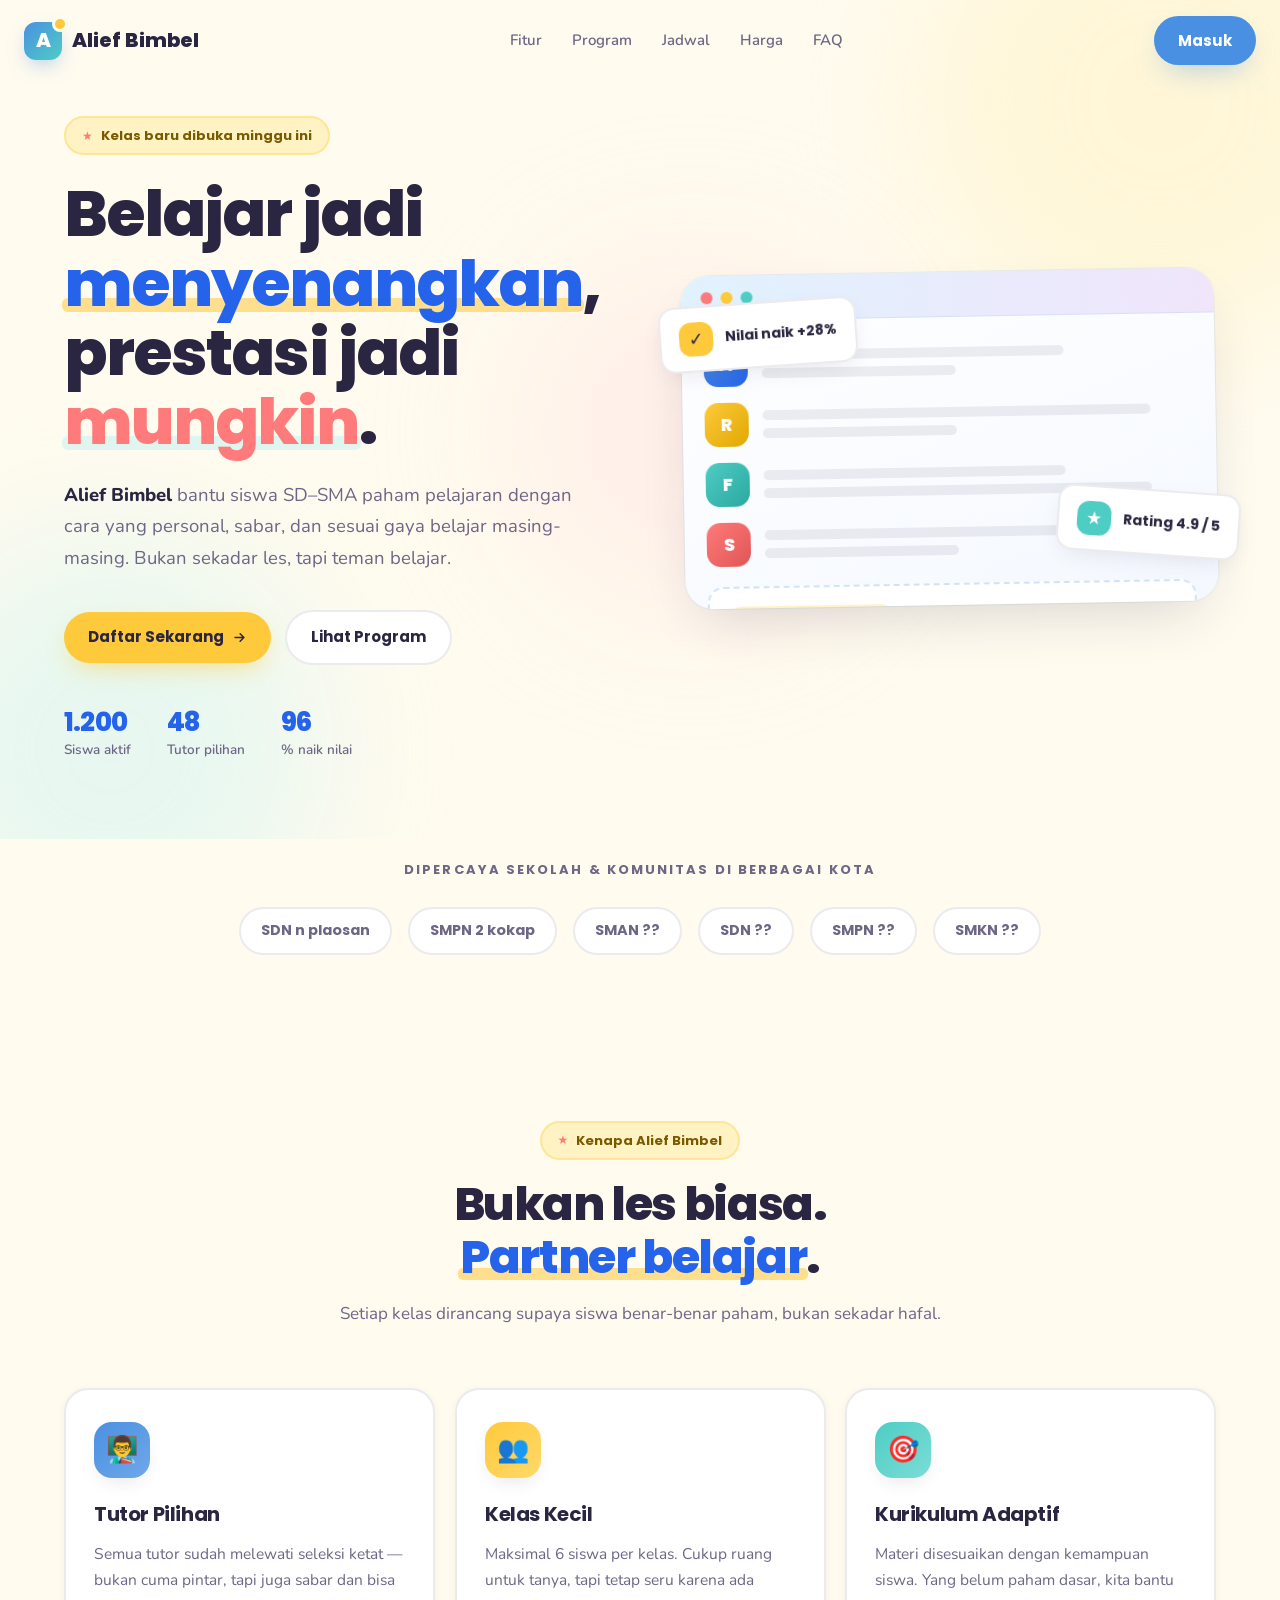
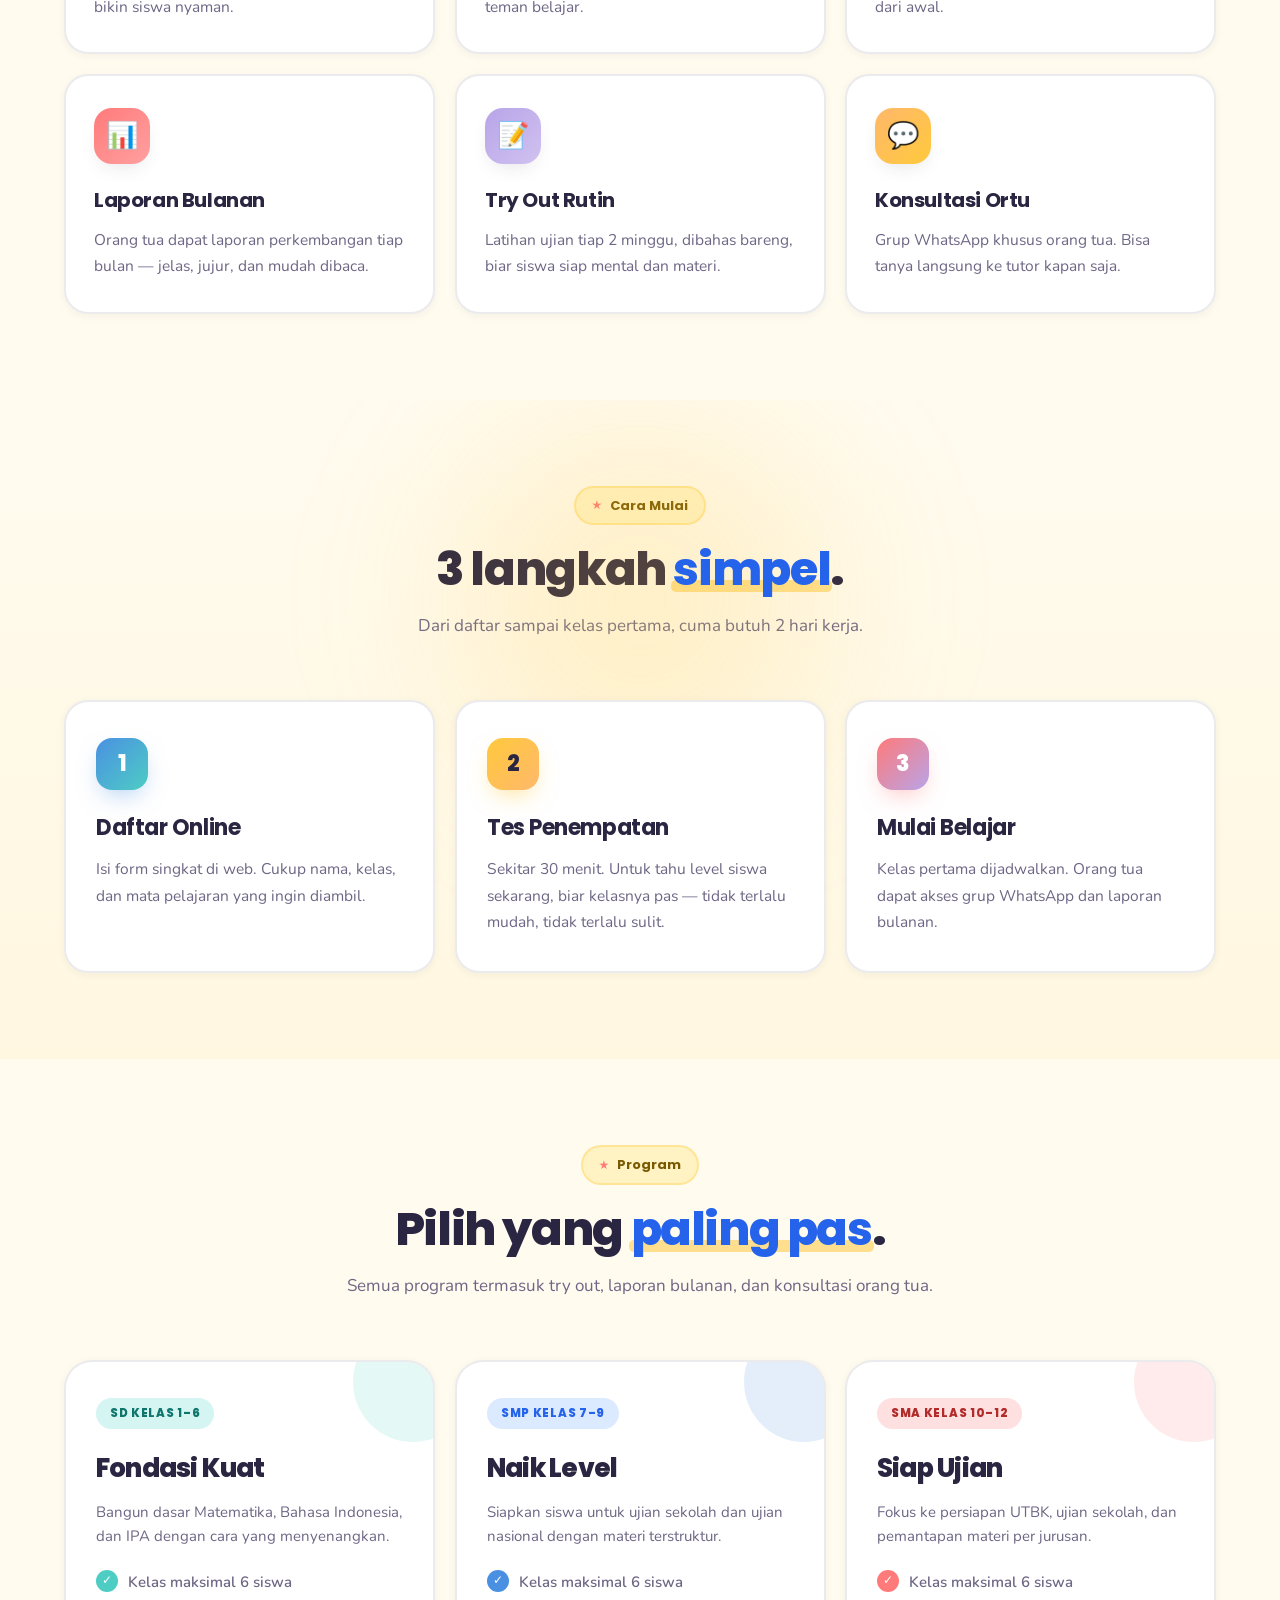
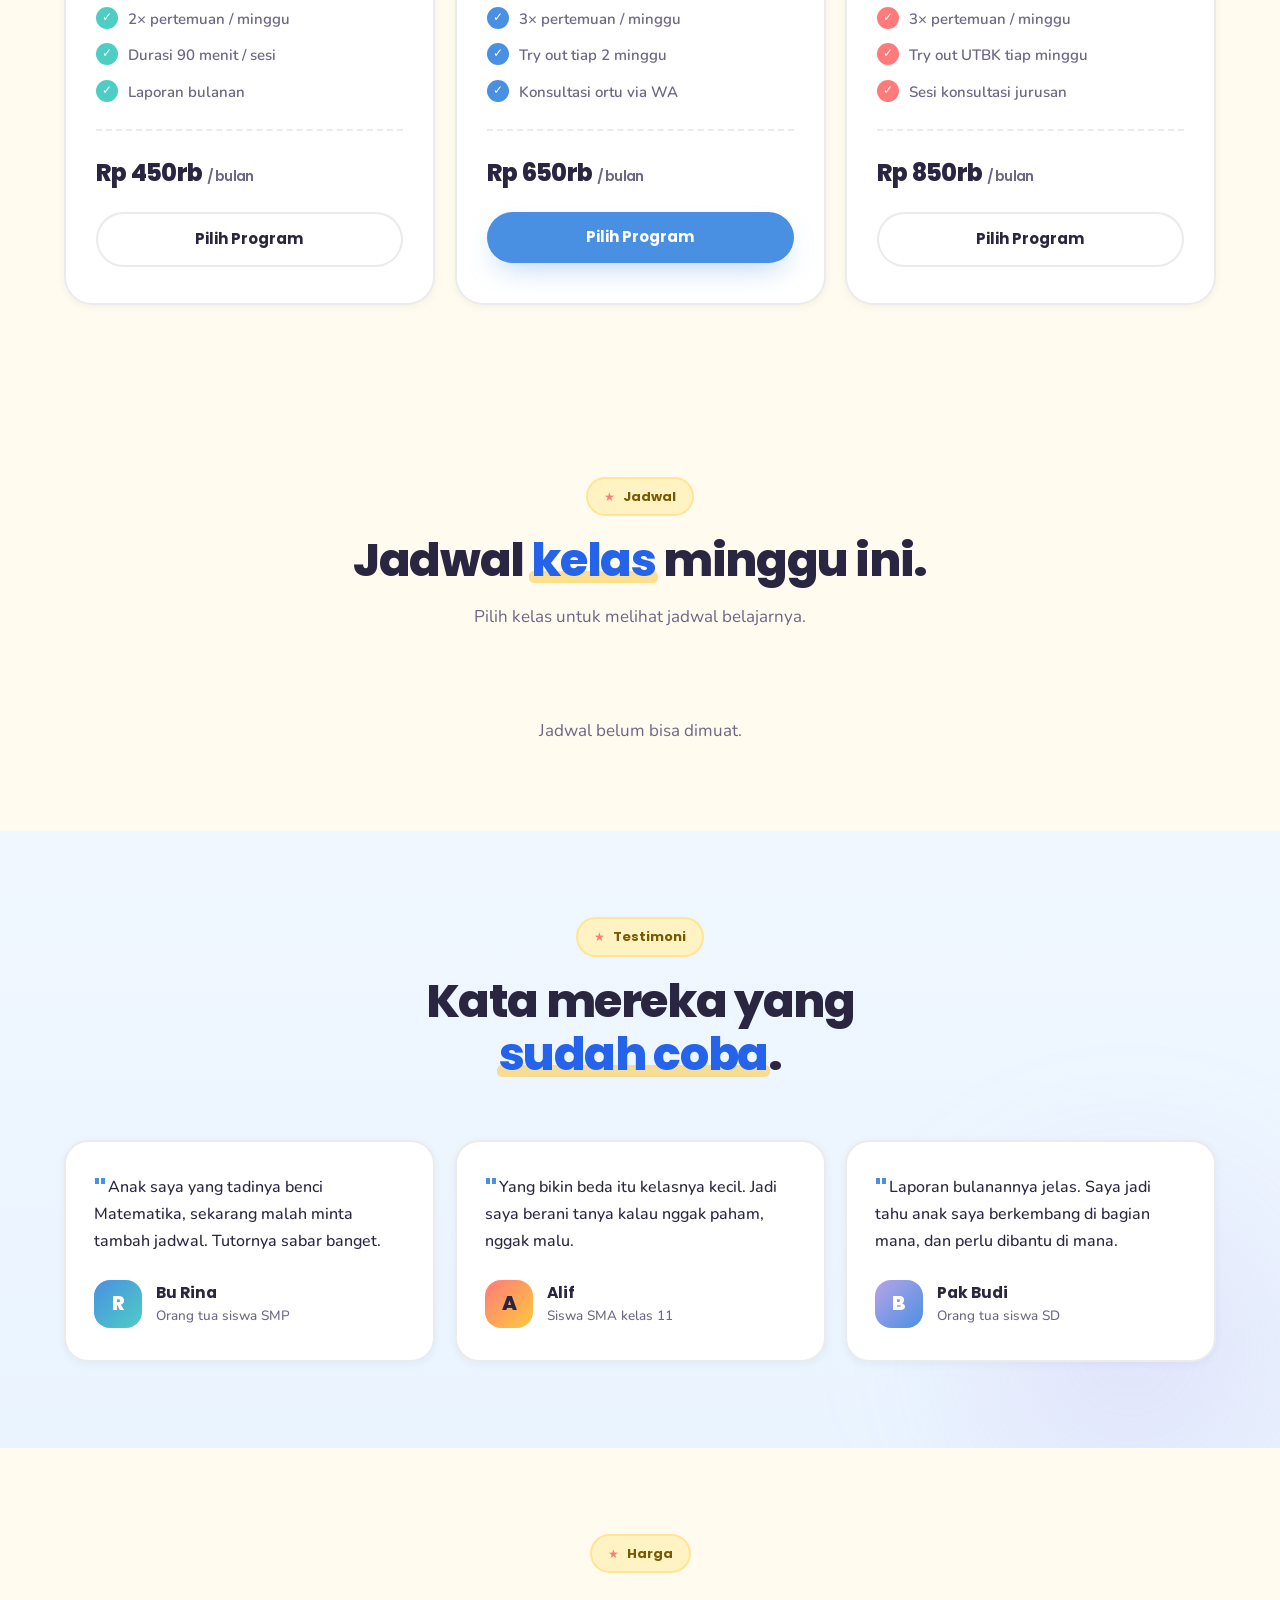
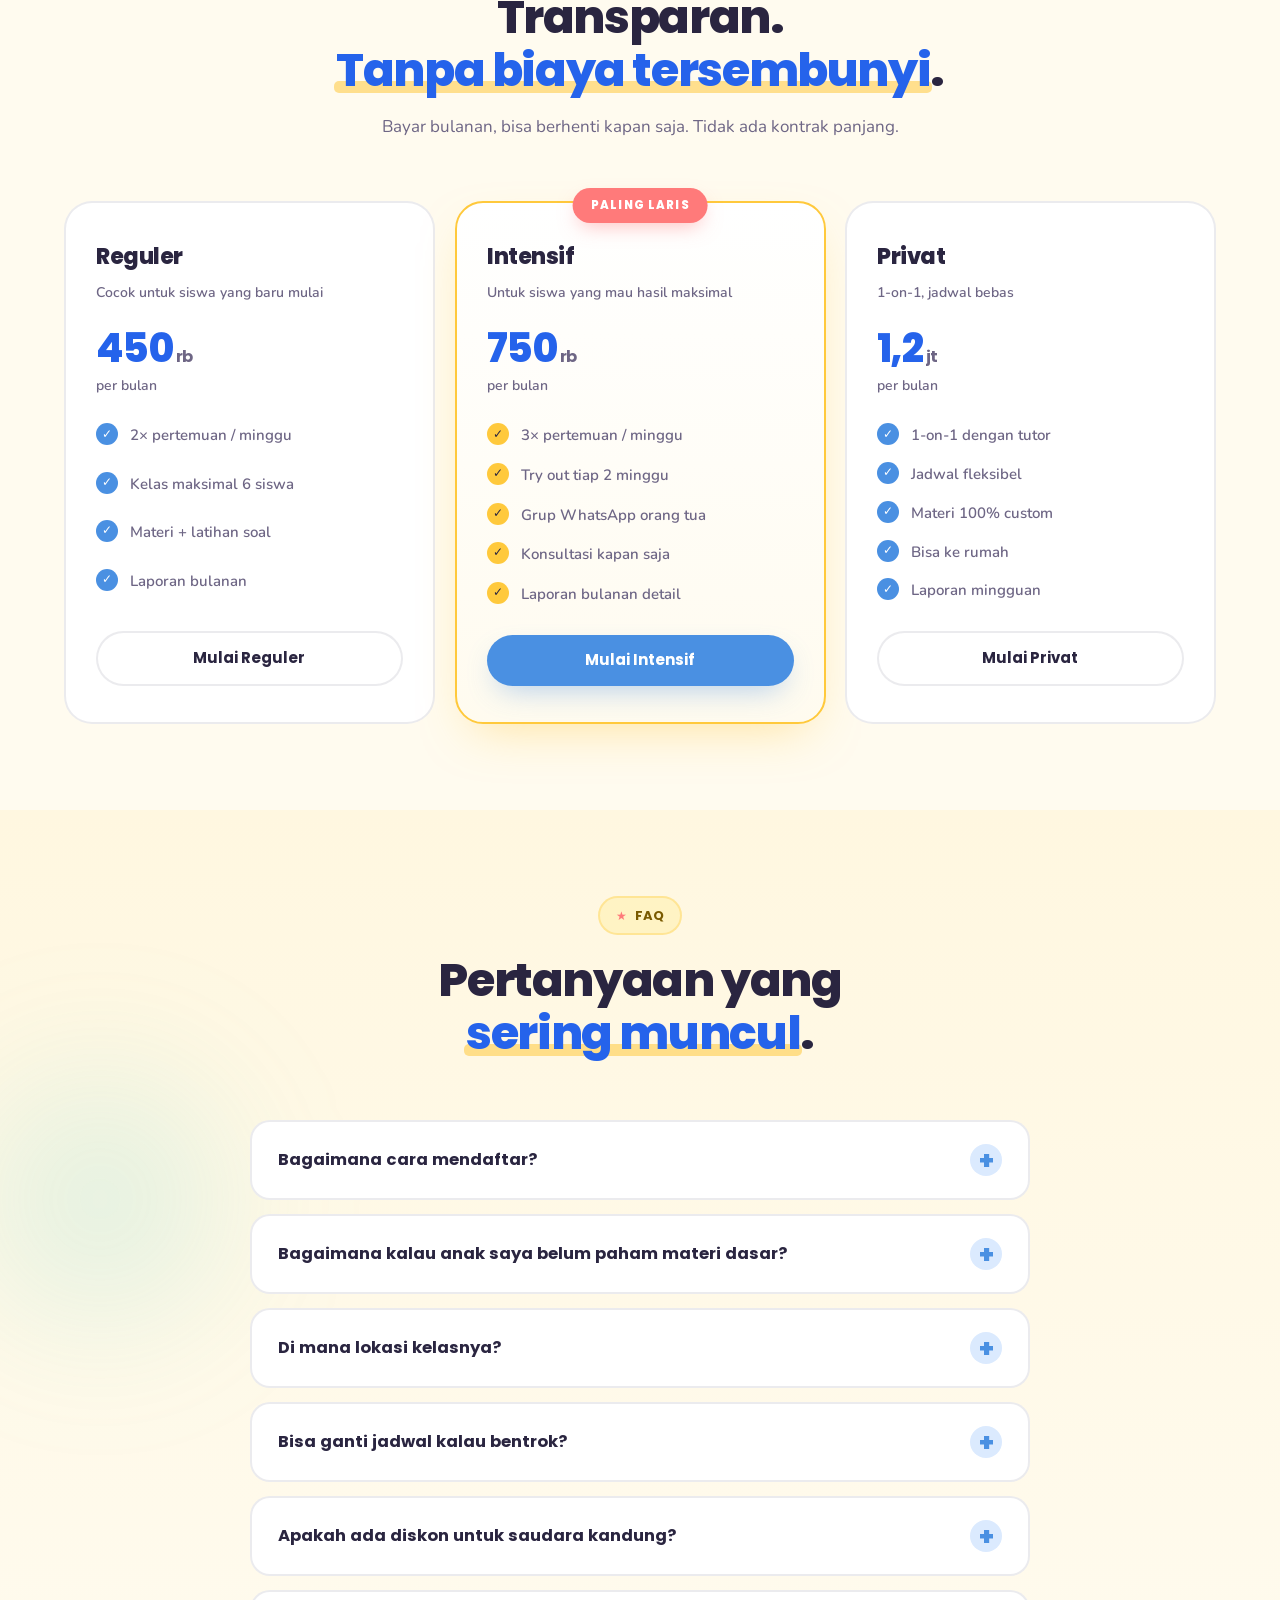
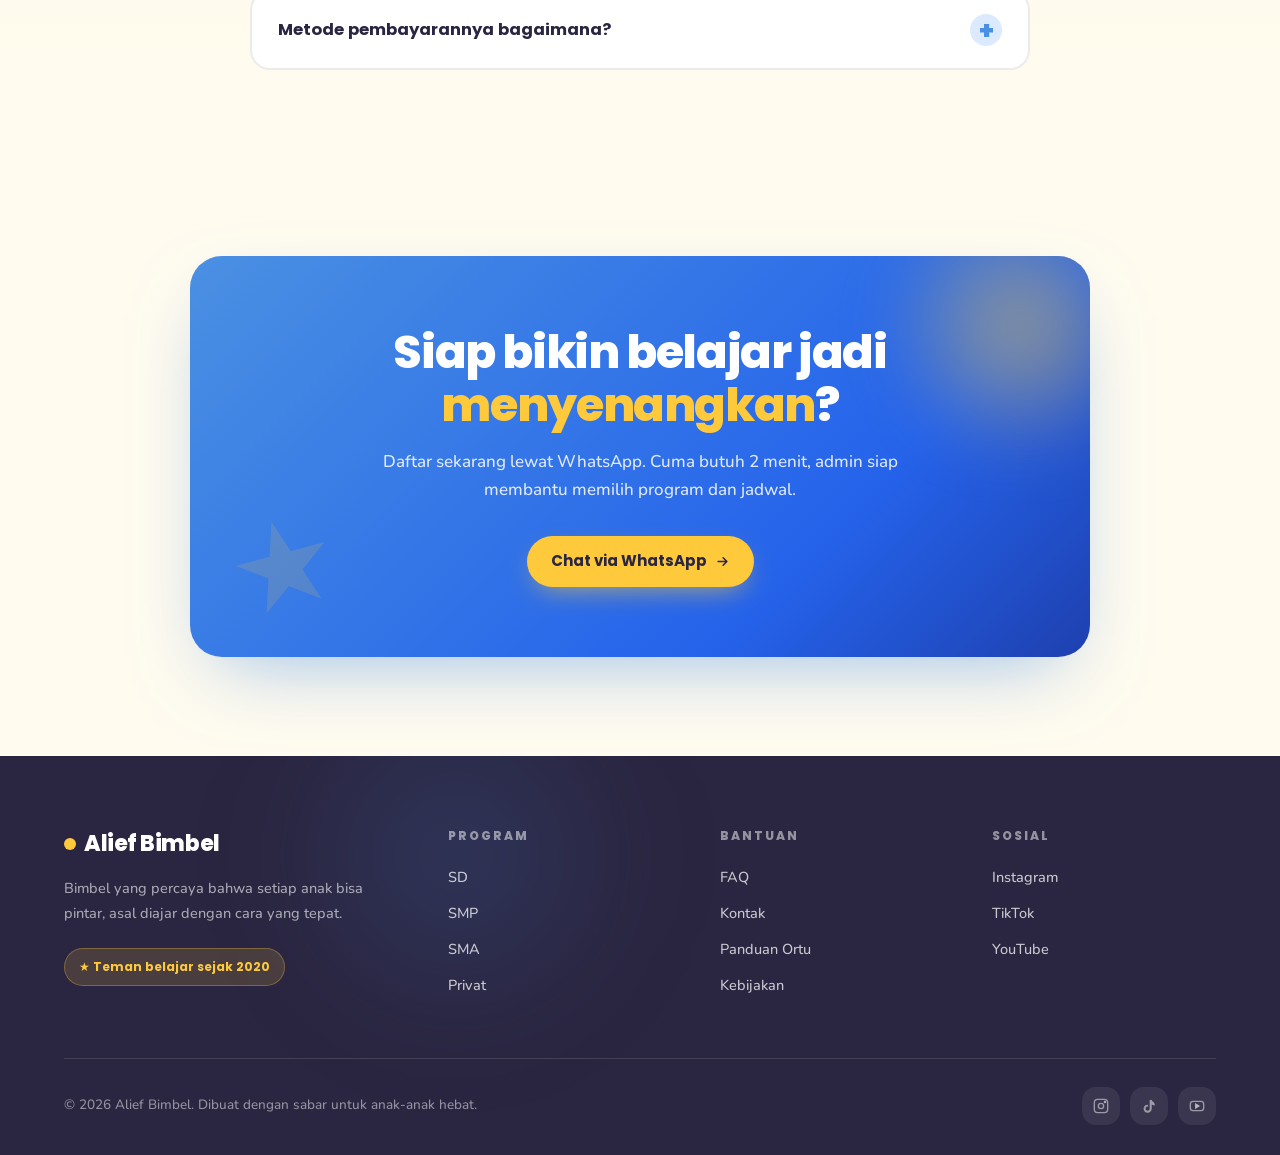
<file: index1.html>
<!DOCTYPE html>
<html lang="id">
<head>
<meta charset="UTF-8">
<meta name="viewport" content="width=device-width, initial-scale=1.0">
<title>Alief Bimbel — Belajar Jadi Menyenangkan, Prestasi Jadi Mungkin</title>
<link rel="preconnect" href="https://fonts.googleapis.com">
<link rel="preconnect" href="https://fonts.gstatic.com" crossorigin>
<link href="https://fonts.googleapis.com/css2?family=Poppins:wght@500;600;700;800&family=Nunito:wght@400;500;600;700;800&display=swap" rel="stylesheet">
<style>
*{margin:0;padding:0;box-sizing:border-box}
:root{
  --bg:#FFFBEF;
  --ink:#2A2540;
  --muted:#6E6685;
  --line:rgba(42,37,64,.09);
  --blue:#4A90E2;
  --blue-deep:#2563EB;
  --blue-soft:#DBEAFE;
  --yellow:#FFC93C;
  --yellow-soft:#FFF3C4;
  --coral:#FF7A7A;
  --coral-soft:#FFE0E0;
  --mint:#4ECDC4;
  --mint-soft:#D4F5F1;
  --lavender:#B8A4E8;
  --lavender-soft:#EDE5FB;
  --white:#FFFFFF;
  --heading:'Poppins',system-ui,sans-serif;
  --body:'Nunito',system-ui,sans-serif;
  --shadow-sm:0 2px 8px rgba(42,37,64,.05);
  --shadow-md:0 8px 24px -8px rgba(42,37,64,.12);
  --shadow-lg:0 24px 60px -20px rgba(42,37,64,.2);
  --shadow-pop:0 12px 30px -10px rgba(74,144,226,.45);
  --ease:cubic-bezier(.34,1.56,.64,1);
  --ease-out:cubic-bezier(.22,1,.36,1);
}
html{scroll-behavior:smooth}
body{
  background:var(--bg);color:var(--ink);
  font-family:var(--body);font-size:17px;line-height:1.65;
  -webkit-font-smoothing:antialiased;overflow-x:hidden;
}
img{display:block;max-width:100%;height:auto}
a{color:inherit;text-decoration:none}
button{font-family:inherit;cursor:pointer;border:none;background:none;color:inherit}
h1,h2,h3,h4{font-family:var(--heading);letter-spacing:-.02em}

.wrap{max-width:1200px;margin:0 auto;padding:0 24px}

/* ===== NAV ===== */
.nav{
  position:fixed;top:0;left:0;right:0;z-index:100;
  padding:16px 24px;
  display:flex;align-items:center;justify-content:space-between;
  transition:background .3s, box-shadow .3s, padding .3s;
}
.nav.scrolled{
  background:rgba(255,251,239,.88);
  backdrop-filter:blur(14px);-webkit-backdrop-filter:blur(14px);
  box-shadow:0 1px 0 var(--line);
  padding:12px 24px;
}
.logo{
  display:flex;align-items:center;gap:10px;
  font-family:var(--heading);font-weight:800;font-size:20px;
}
.logo-mark{
  width:38px;height:38px;border-radius:12px;
  background:linear-gradient(135deg,var(--blue),var(--mint));
  color:#fff;
  display:grid;place-items:center;
  font-family:var(--heading);font-weight:800;font-size:20px;
  box-shadow:0 8px 20px -6px rgba(74,144,226,.5);
  position:relative;
}
.logo-mark::after{
  content:'';position:absolute;top:-3px;right:-3px;
  width:10px;height:10px;border-radius:50%;
  background:var(--yellow);
  box-shadow:0 0 0 3px var(--bg);
}
.nav-links{display:flex;gap:30px;font-size:15px;font-weight:600}
.nav-links a{color:var(--muted);transition:color .2s;position:relative}
.nav-links a:hover{color:var(--blue-deep)}
.nav-links a::after{
  content:'';position:absolute;left:0;right:0;bottom:-6px;height:3px;
  background:var(--yellow);border-radius:3px;
  transform:scaleX(0);transform-origin:center;
  transition:transform .3s var(--ease);
}
.nav-links a:hover::after{transform:scaleX(1)}
.nav-actions{display:flex;gap:10px;align-items:center}

.btn{
  display:inline-flex;align-items:center;gap:8px;
  padding:13px 24px;border-radius:100px;
  font-family:var(--heading);font-size:15px;font-weight:700;
  transition:transform .3s var(--ease), box-shadow .3s, background .25s;
  white-space:nowrap;
}
.btn-primary{
  background:var(--blue);color:#fff;
  box-shadow:var(--shadow-pop);
}
.btn-primary:hover{transform:translate3d(0,-3px,0);box-shadow:0 18px 36px -12px rgba(74,144,226,.6)}
.btn-yellow{
  background:var(--yellow);color:var(--ink);
  box-shadow:0 10px 28px -10px rgba(255,201,60,.7);
}
.btn-yellow:hover{transform:translate3d(0,-3px,0);box-shadow:0 18px 36px -12px rgba(255,201,60,.8)}
.btn-ghost{
  background:#fff;color:var(--ink);
  border:2px solid var(--line);
}
.btn-ghost:hover{border-color:var(--blue);color:var(--blue-deep);transform:translate3d(0,-3px,0)}
.btn svg{transition:transform .3s var(--ease)}
.btn:hover svg{transform:translateX(4px)}
.btn-login{font-family:var(--heading);font-size:15px;font-weight:700;color:var(--ink);padding:13px 4px}
.menu-toggle{display:none;font-size:24px}

/* ===== HERO ===== */
.hero{
  padding:140px 0 100px;position:relative;overflow:hidden;
}
.hero-bg{
  position:absolute;inset:0;z-index:0;overflow:hidden;pointer-events:none;
}
.hero-bg .blob{
  position:absolute;border-radius:50%;filter:blur(70px);opacity:.55;
}
.hero-bg .b1{width:480px;height:480px;background:var(--yellow-soft);top:-140px;right:-120px}
.hero-bg .b2{width:420px;height:420px;background:var(--mint-soft);bottom:-120px;left:-100px}
.hero-bg .b3{width:360px;height:360px;background:var(--coral-soft);top:30%;left:40%;opacity:.4}
.hero-grid{
  position:relative;z-index:1;
  display:grid;grid-template-columns:1.05fr .95fr;
  gap:60px;align-items:center;
}
.eyebrow{
  display:inline-flex;align-items:center;gap:8px;
  padding:7px 16px;border-radius:100px;
  background:var(--yellow-soft);
  color:#7A5A00;
  font-family:var(--heading);font-size:13px;font-weight:700;
  margin-bottom:24px;
  border:2px solid rgba(255,201,60,.35);
}
.eyebrow::before{
  content:'★';color:var(--coral);font-size:12px;
  animation:pulse 2s ease-in-out infinite;
}
@keyframes pulse{0%,100%{transform:scale(1)}50%{transform:scale(1.15)}}
.hero h1{
  font-family:var(--heading);font-weight:800;
  font-size:clamp(38px,5.2vw,64px);
  line-height:1.08;letter-spacing:-.03em;
  margin-bottom:24px;
}
.hero h1 .hl{
  color:var(--blue-deep);position:relative;display:inline-block;
}
.hero h1 .hl::after{
  content:'';position:absolute;left:-2px;right:-2px;bottom:6px;height:14px;
  background:var(--yellow);opacity:.55;border-radius:6px;z-index:-1;
}
.hero h1 .hl2{
  color:var(--coral);position:relative;display:inline-block;
}
.hero h1 .hl2::after{
  content:'';position:absolute;left:-2px;right:-2px;bottom:6px;height:14px;
  background:var(--mint-soft);opacity:.75;border-radius:6px;z-index:-1;
}
.hero-sub{
  font-size:18.5px;color:var(--muted);max-width:520px;
  margin-bottom:36px;line-height:1.7;
}
.hero-sub b{color:var(--ink);font-weight:800}
.hero-cta{display:flex;gap:14px;flex-wrap:wrap;align-items:center}
.hero-trust{
  display:flex;gap:36px;margin-top:44px;flex-wrap:wrap;
}
.hero-trust .item{display:flex;flex-direction:column;gap:4px}
.hero-trust .num{
  font-family:var(--heading);font-size:26px;font-weight:800;
  color:var(--blue-deep);letter-spacing:-.03em;line-height:1;
}
.hero-trust .lbl{font-size:13.5px;color:var(--muted);font-weight:600}

/* ===== HERO VISUAL ===== */
.hero-visual{position:relative}
.mockup{
  position:relative;border-radius:28px;overflow:hidden;
  background:linear-gradient(160deg,#fff,#F4F8FF);
  box-shadow:var(--shadow-lg), 0 0 0 1px rgba(74,144,226,.1);
  aspect-ratio:4/5;
  transform:rotate(-2deg);
  transition:transform .6s var(--ease);
}
.mockup:hover{transform:rotate(0deg) translateY(-6px)}
.mockup-top{
  display:flex;gap:8px;padding:16px 20px;
  background:linear-gradient(90deg,#E0F2FE,#F0E5FB);
  border-bottom:1px solid rgba(74,144,226,.12);
}
.mockup-top span{width:12px;height:12px;border-radius:50%}
.mockup-top span:nth-child(1){background:var(--coral)}
.mockup-top span:nth-child(2){background:var(--yellow)}
.mockup-top span:nth-child(3){background:var(--mint)}
.mockup-body{padding:24px}
.mock-row{display:flex;align-items:center;gap:14px;margin-bottom:16px}
.mock-avatar{
  width:44px;height:44px;border-radius:14px;
  background:linear-gradient(135deg,var(--blue),var(--blue-deep));
  flex-shrink:0;
  display:grid;place-items:center;color:#fff;
  font-family:var(--heading);font-weight:800;font-size:18px;
}
.mock-avatar.c2{background:linear-gradient(135deg,var(--yellow),#E0A800)}
.mock-avatar.c3{background:linear-gradient(135deg,var(--mint),#2BA8A0)}
.mock-avatar.c4{background:linear-gradient(135deg,var(--coral),#E05555)}
.mock-lines{flex:1;display:grid;gap:8px}
.mock-line{height:10px;border-radius:5px;background:rgba(42,37,64,.08)}
.mock-line.w-70{width:70%}
.mock-line.w-45{width:45%}
.mock-line.w-90{width:90%}
.mock-card{
  margin-top:20px;padding:18px;border-radius:16px;
  background:#fff;
  border:2px dashed rgba(74,144,226,.25);
  display:grid;gap:10px;
}
.mock-tag{
  display:inline-block;padding:4px 12px;border-radius:100px;
  background:var(--yellow-soft);color:#7A5A00;
  font-family:var(--heading);font-size:11.5px;font-weight:800;
  letter-spacing:.04em;width:fit-content;
}
.mock-progress{
  height:8px;border-radius:4px;background:rgba(42,37,64,.08);
  overflow:hidden;margin-top:4px;
}
.mock-progress i{
  display:block;height:100%;width:72%;
  background:linear-gradient(90deg,var(--mint),var(--blue));
  border-radius:4px;
}
.mock-badge{
  position:absolute;background:#fff;
  padding:14px 18px;border-radius:16px;
  box-shadow:var(--shadow-md);
  display:flex;align-items:center;gap:12px;
  font-family:var(--heading);font-size:14px;font-weight:700;
  border:2px solid var(--line);
}
.mock-badge.b1{top:30px;left:-24px;transform:rotate(-4deg)}
.mock-badge.b2{bottom:50px;right:-24px;transform:rotate(4deg)}
.mock-badge .icon{
  width:34px;height:34px;border-radius:12px;
  background:var(--yellow);color:var(--ink);
  display:grid;place-items:center;font-size:18px;
}
.mock-badge .icon.g{background:var(--mint);color:#fff}
.mock-badge .icon.c{background:var(--coral);color:#fff}

/* ===== SECTION COMMON ===== */
section{padding:100px 0;position:relative}
.section-head{max-width:680px;margin:0 auto 60px;text-align:center}
.section-head .eyebrow{margin-bottom:18px}
.section-head h2{
  font-family:var(--heading);font-weight:800;
  font-size:clamp(30px,3.8vw,46px);
  line-height:1.15;letter-spacing:-.03em;
}
.section-head h2 .hl{
  color:var(--blue-deep);position:relative;display:inline-block;
}
.section-head h2 .hl::after{
  content:'';position:absolute;left:-2px;right:-2px;bottom:4px;height:12px;
  background:var(--yellow);opacity:.55;border-radius:5px;z-index:-1;
}
.section-head p{color:var(--muted);margin-top:16px;font-size:17px}

/* ===== TRUST BAR ===== */
.trust{padding:20px 0 80px}
.trust-label{
  font-family:var(--heading);font-size:13px;
  letter-spacing:.16em;text-transform:uppercase;
  color:var(--muted);font-weight:700;
  text-align:center;margin-bottom:26px;
}
.trust-inner{
  display:flex;flex-wrap:wrap;justify-content:center;align-items:center;
  gap:16px;
}
.trust-item{
  padding:10px 20px;border-radius:100px;
  background:#fff;border:2px solid var(--line);
  font-family:var(--heading);font-size:14.5px;font-weight:700;
  color:var(--muted);
  transition:transform .3s var(--ease), border-color .2s, color .2s;
}
.trust-item:hover{
  transform:translateY(-4px);
  border-color:var(--yellow);
  color:var(--ink);
}

/* ===== FITUR ===== */
.features-grid{
  display:grid;grid-template-columns:repeat(3,1fr);gap:24px;
}
.feature{
  padding:32px 28px;border-radius:24px;
  background:#fff;border:2px solid var(--line);
  box-shadow:var(--shadow-sm);
  transition:transform .4s var(--ease), box-shadow .4s, border-color .3s;
  position:relative;
}
.feature:hover{
  transform:translate3d(0,-8px,0);
  box-shadow:var(--shadow-md);
  border-color:transparent;
}
.feature:nth-child(1):hover{border-color:var(--blue)}
.feature:nth-child(2):hover{border-color:var(--yellow)}
.feature:nth-child(3):hover{border-color:var(--mint)}
.feature:nth-child(4):hover{border-color:var(--coral)}
.feature:nth-child(5):hover{border-color:var(--lavender)}
.feature:nth-child(6):hover{border-color:var(--yellow)}
.f-icon{
  width:56px;height:56px;border-radius:18px;
  display:grid;place-items:center;
  font-size:26px;margin-bottom:20px;
  box-shadow:0 8px 20px -8px rgba(42,37,64,.15);
}
.f-icon.i1{background:linear-gradient(135deg,var(--blue),#6FA8E8);color:#fff}
.f-icon.i2{background:linear-gradient(135deg,var(--yellow),#FFD96A);color:var(--ink)}
.f-icon.i3{background:linear-gradient(135deg,var(--mint),#7BDDD5);color:#fff}
.f-icon.i4{background:linear-gradient(135deg,var(--coral),#FFA0A0);color:#fff}
.f-icon.i5{background:linear-gradient(135deg,var(--lavender),#D0C2F0);color:#fff}
.f-icon.i6{background:linear-gradient(135deg,#FFB86B,var(--yellow));color:var(--ink)}
.feature h3{
  font-family:var(--heading);font-weight:700;
  font-size:20px;letter-spacing:-.02em;margin-bottom:10px;
}
.feature p{color:var(--muted);font-size:15.5px;line-height:1.7}

/* ===== CARA KERJA ===== */
.how{background:linear-gradient(180deg,#FFFBEF,#FFF7E0);position:relative;overflow:hidden}
.how::before{
  content:'';position:absolute;top:-100px;left:50%;transform:translateX(-50%);
  width:600px;height:600px;border-radius:50%;
  background:radial-gradient(circle,rgba(255,201,60,.25),transparent 65%);
  filter:blur(60px);pointer-events:none;
}
.how-grid{
  display:grid;grid-template-columns:repeat(3,1fr);gap:32px;
  position:relative;z-index:1;
}
.how-step{
  background:#fff;border-radius:24px;padding:36px 30px;
  border:2px solid var(--line);position:relative;
  box-shadow:var(--shadow-sm);
  transition:transform .4s var(--ease), box-shadow .4s, border-color .3s;
}
.how-step:hover{transform:translate3d(0,-6px,0);box-shadow:var(--shadow-md);border-color:var(--yellow)}
.step-num{
  display:inline-grid;place-items:center;
  width:52px;height:52px;border-radius:16px;
  background:linear-gradient(135deg,var(--blue),var(--mint));
  color:#fff;
  font-family:var(--heading);font-weight:800;font-size:22px;
  margin-bottom:20px;
  box-shadow:0 10px 24px -8px rgba(74,144,226,.5);
}
.how-step:nth-child(2) .step-num{background:linear-gradient(135deg,var(--yellow),#FFB86B);color:var(--ink);box-shadow:0 10px 24px -8px rgba(255,201,60,.6)}
.how-step:nth-child(3) .step-num{background:linear-gradient(135deg,var(--coral),var(--lavender));box-shadow:0 10px 24px -8px rgba(255,122,122,.5)}
.how-step h3{
  font-family:var(--heading);font-weight:700;
  font-size:22px;letter-spacing:-.02em;margin-bottom:10px;
}
.how-step p{color:var(--muted);font-size:15.5px;line-height:1.7}

/* ===== PROGRAM ===== */
.programs-grid{
  display:grid;grid-template-columns:repeat(3,1fr);gap:24px;
}
.program{
  padding:36px 30px;border-radius:28px;
  background:#fff;
  border:2px solid var(--line);
  box-shadow:var(--shadow-sm);
  transition:transform .4s var(--ease), box-shadow .4s, border-color .3s;
  position:relative;overflow:hidden;
}
.program:hover{transform:translate3d(0,-8px,0);box-shadow:var(--shadow-lg)}
.program:nth-child(1):hover{border-color:var(--mint)}
.program:nth-child(2):hover{border-color:var(--blue)}
.program:nth-child(3):hover{border-color:var(--coral)}
.program::before{
  content:'';position:absolute;top:-40px;right:-40px;
  width:120px;height:120px;border-radius:50%;
  opacity:.15;transition:opacity .4s, transform .4s;
}
.program:nth-child(1)::before{background:var(--mint)}
.program:nth-child(2)::before{background:var(--blue)}
.program:nth-child(3)::before{background:var(--coral)}
.program:hover::before{opacity:.25;transform:scale(1.2)}
.program-tag{
  display:inline-block;padding:6px 14px;border-radius:100px;
  font-family:var(--heading);font-size:11.5px;font-weight:800;
  letter-spacing:.06em;margin-bottom:18px;
}
.program:nth-child(1) .program-tag{background:var(--mint-soft);color:#0F766E}
.program:nth-child(2) .program-tag{background:var(--blue-soft);color:var(--blue-deep)}
.program:nth-child(3) .program-tag{background:var(--coral-soft);color:#B22B2B}
.program h3{
  font-family:var(--heading);font-weight:800;
  font-size:26px;letter-spacing:-.03em;margin-bottom:10px;
}
.program .desc{color:var(--muted);font-size:15px;margin-bottom:22px;line-height:1.6}
.program ul{list-style:none;display:grid;gap:12px;margin-bottom:24px}
.program li{
  color:var(--muted);font-size:15px;
  display:flex;gap:10px;align-items:flex-start;
  font-weight:600;
}
.program li::before{
  content:'✓';font-weight:800;flex-shrink:0;
  width:22px;height:22px;border-radius:50%;
  display:grid;place-items:center;font-size:12px;
  color:#fff;background:var(--mint);
}
.program:nth-child(2) li::before{background:var(--blue)}
.program:nth-child(3) li::before{background:var(--coral)}
.program .price{
  font-family:var(--heading);font-weight:800;
  font-size:24px;color:var(--ink);letter-spacing:-.03em;
  padding-top:22px;border-top:2px dashed var(--line);
  margin-bottom:20px;
}
.program .price small{font-size:14px;color:var(--muted);font-weight:600}
.program .btn{justify-content:center;width:100%}

/* ===== TESTIMONI ===== */
.testi{
  background:linear-gradient(180deg,#F0F7FF,#EAF4FF);
  position:relative;overflow:hidden;
}
.testi::before{
  content:'';position:absolute;bottom:-150px;right:-100px;
  width:500px;height:500px;border-radius:50%;
  background:radial-gradient(circle,rgba(184,164,232,.25),transparent 65%);
  filter:blur(60px);pointer-events:none;
}
.testi-grid{
  display:grid;grid-template-columns:repeat(3,1fr);gap:24px;
  position:relative;z-index:1;
}
.testi-card{
  padding:32px 28px;border-radius:24px;
  background:#fff;
  border:2px solid var(--line);
  box-shadow:var(--shadow-sm);
  transition:transform .4s var(--ease), box-shadow .4s, border-color .3s;
}
.testi-card:hover{transform:translate3d(0,-6px,0);box-shadow:var(--shadow-md);border-color:var(--lavender)}
.testi-quote{
  font-family:var(--body);font-size:16px;font-weight:500;
  line-height:1.7;margin-bottom:24px;color:var(--ink);
}
.testi-quote::before{content:'"';color:var(--blue);font-family:var(--heading);font-weight:800;font-size:28px;line-height:0;position:relative;top:8px;margin-right:2px}
.testi-author{display:flex;align-items:center;gap:14px}
.testi-avatar{
  width:48px;height:48px;border-radius:16px;
  display:grid;place-items:center;
  font-family:var(--heading);font-weight:800;font-size:20px;
  color:#fff;
}
.testi-avatar.v1{background:linear-gradient(135deg,var(--blue),var(--mint))}
.testi-avatar.v2{background:linear-gradient(135deg,var(--coral),var(--yellow));color:var(--ink)}
.testi-avatar.v3{background:linear-gradient(135deg,var(--lavender),var(--blue))}
.testi-name{font-family:var(--heading);font-size:15.5px;font-weight:700}
.testi-role{font-size:13.5px;color:var(--muted);font-weight:500}

/* ===== HARGA ===== */
.pricing-grid{
  display:grid;grid-template-columns:repeat(3,1fr);gap:24px;
  align-items:stretch;
}
.price-card{
  padding:36px 30px;border-radius:28px;
  background:#fff;border:2px solid var(--line);
  display:flex;flex-direction:column;
  transition:transform .4s var(--ease), box-shadow .4s, border-color .3s;
  position:relative;
}
.price-card:hover{transform:translate3d(0,-8px,0);box-shadow:var(--shadow-md)}
.price-card.pop{
  border-color:var(--yellow);
  box-shadow:0 20px 50px -20px rgba(255,201,60,.5);
  transform:scale(1.04);
  background:linear-gradient(180deg,#fff,#FFFBEF);
}
.price-card.pop:hover{transform:scale(1.04) translate3d(0,-8px,0)}
.pop-tag{
  position:absolute;top:-15px;left:50%;transform:translateX(-50%);
  padding:8px 18px;border-radius:100px;
  background:var(--coral);color:#fff;
  font-family:var(--heading);font-size:11.5px;font-weight:800;
  letter-spacing:.1em;text-transform:uppercase;
  box-shadow:0 8px 20px -6px rgba(255,122,122,.5);
}
.price-card h3{
  font-family:var(--heading);font-weight:800;
  font-size:22px;margin-bottom:6px;
}
.price-card .who{font-size:14px;color:var(--muted);margin-bottom:24px;font-weight:600}
.price-amount{
  font-family:var(--heading);font-size:40px;font-weight:800;
  color:var(--blue-deep);letter-spacing:-.04em;line-height:1;
  margin-bottom:6px;
  display:flex;align-items:baseline;gap:4px;
}
.price-amount small{font-size:16px;font-weight:700;color:var(--muted)}
.price-period{font-size:14px;color:var(--muted);margin-bottom:26px;font-weight:600}
.price-card ul{list-style:none;display:grid;gap:14px;margin-bottom:28px;flex:1}
.price-card li{
  color:var(--muted);font-size:15px;
  display:flex;gap:12px;align-items:flex-start;
  font-weight:600;
}
.price-card li::before{
  content:'✓';font-weight:800;flex-shrink:0;
  width:22px;height:22px;border-radius:50%;
  display:grid;place-items:center;font-size:12px;
  color:#fff;background:var(--blue);
}
.price-card.pop li::before{background:var(--yellow);color:var(--ink)}
.price-card .btn{justify-content:center;width:100%}

/* ===== FAQ ===== */
.faq{background:linear-gradient(180deg,#FFF7E0,#FFFBEF);position:relative;overflow:hidden}
.faq::before{
  content:'';position:absolute;top:20%;left:-100px;
  width:400px;height:400px;border-radius:50%;
  background:radial-gradient(circle,rgba(78,205,196,.2),transparent 65%);
  filter:blur(60px);pointer-events:none;
}
.faq-list{max-width:780px;margin:0 auto;display:grid;gap:14px;position:relative;z-index:1}
.faq-item{
  background:#fff;border-radius:20px;
  border:2px solid var(--line);overflow:hidden;
  transition:box-shadow .3s, border-color .3s;
}
.faq-item[open]{box-shadow:var(--shadow-md);border-color:var(--yellow)}
.faq-item summary{
  padding:22px 26px;cursor:pointer;
  font-family:var(--heading);font-weight:700;font-size:16.5px;
  display:flex;align-items:center;justify-content:space-between;
  gap:16px;list-style:none;
  color:var(--ink);
}
.faq-item summary::-webkit-details-marker{display:none}
.faq-item summary::after{
  content:'+';font-family:var(--heading);font-weight:800;
  font-size:26px;color:var(--blue);line-height:1;
  transition:transform .3s var(--ease);
  flex-shrink:0;
  width:32px;height:32px;border-radius:50%;
  display:grid;place-items:center;
  background:var(--blue-soft);
}
.faq-item[open] summary::after{
  transform:rotate(45deg);
  background:var(--yellow);color:var(--ink);
}
.faq-answer{
  padding:0 26px 24px;
  color:var(--muted);font-size:15.5px;line-height:1.75;
}

/* ===== CTA AKHIR ===== */
.cta-final{padding:100px 0}
.cta-box{
  max-width:900px;margin:0 auto;text-align:center;
  padding:70px 40px;border-radius:32px;
  background:linear-gradient(135deg,var(--blue),var(--blue-deep) 70%,#1E40AF);
  color:#fff;position:relative;overflow:hidden;
  box-shadow:0 30px 80px -30px rgba(74,144,226,.6);
}
.cta-box::before{
  content:'';position:absolute;top:-80px;right:-80px;
  width:300px;height:300px;border-radius:50%;
  background:radial-gradient(circle,rgba(255,201,60,.5),transparent 65%);
  filter:blur(30px);
}
.cta-box::after{
  content:'★';position:absolute;bottom:-10px;left:40px;
  font-size:120px;color:var(--yellow);opacity:.15;font-weight:800;
  transform:rotate(-15deg);
}
.cta-box h2{
  font-family:var(--heading);font-weight:800;
  font-size:clamp(30px,3.8vw,46px);
  line-height:1.15;letter-spacing:-.03em;margin-bottom:16px;
  position:relative;z-index:1;
}
.cta-box h2 .hl{
  color:var(--yellow);position:relative;
}
.cta-box p{
  color:rgba(255,255,255,.85);max-width:520px;
  margin:0 auto 32px;font-size:17px;
  position:relative;z-index:1;
  font-weight:500;
}
.cta-box .btn{position:relative;z-index:1}

/* ===== FOOTER ===== */
footer{
  background:var(--ink);color:#fff;
  padding:70px 0 30px;
  position:relative;overflow:hidden;
}
footer::before{
  content:'';position:absolute;top:-100px;left:20%;
  width:400px;height:400px;border-radius:50%;
  background:radial-gradient(circle,rgba(74,144,226,.2),transparent 65%);
  filter:blur(60px);pointer-events:none;
}
.footer-grid{
  display:grid;grid-template-columns:1.5fr 1fr 1fr 1fr;gap:48px;
  padding-bottom:48px;border-bottom:1px solid rgba(255,255,255,.12);
  position:relative;z-index:1;
}
.footer-brand h3{
  font-family:var(--heading);font-weight:800;
  font-size:22px;margin-bottom:14px;
  display:flex;align-items:center;gap:8px;
}
.footer-brand h3::before{
  content:'';width:12px;height:12px;border-radius:50%;
  background:var(--yellow);
}
.footer-brand p{
  color:rgba(255,255,255,.6);font-size:14.5px;
  line-height:1.7;max-width:300px;margin-bottom:22px;
  font-weight:500;
}
.footer-stamp{
  display:inline-flex;align-items:center;gap:8px;
  padding:8px 14px;border-radius:100px;
  background:rgba(255,201,60,.15);
  border:1px solid rgba(255,201,60,.3);
  font-family:var(--heading);font-size:12px;font-weight:700;
  color:var(--yellow);
}
.footer-col h4{
  font-family:var(--heading);font-size:12px;
  letter-spacing:.16em;text-transform:uppercase;
  color:rgba(255,255,255,.5);margin-bottom:20px;font-weight:800;
}
.footer-col a{
  display:block;font-size:14.5px;color:rgba(255,255,255,.75);
  margin-bottom:12px;
  transition:color .2s, transform .25s var(--ease);
  font-weight:500;
}
.footer-col a:hover{color:var(--yellow);transform:translateX(4px)}
.footer-bottom{
  padding-top:28px;display:flex;justify-content:space-between;
  align-items:center;gap:16px;flex-wrap:wrap;
  font-size:13.5px;color:rgba(255,255,255,.5);
  position:relative;z-index:1;
  font-weight:500;
}
.socials{display:flex;gap:10px}
.socials a{
  width:38px;height:38px;border-radius:14px;
  display:grid;place-items:center;
  background:rgba(255,255,255,.08);
  transition:transform .3s var(--ease), background .25s;
}
.socials a:hover{transform:translateY(-3px);background:var(--yellow);color:var(--ink)}

/* ===== REVEAL ===== */
.reveal{
  opacity:0;transform:translate3d(0,28px,0);
  transition:opacity .7s var(--ease-out), transform .7s var(--ease-out);
  will-change:transform,opacity;
}
.reveal.in{opacity:1;transform:translate3d(0,0,0)}
.reveal.done{will-change:auto}

/* ===== RESPONSIVE ===== */
@media(max-width:900px){
  .hero-grid{grid-template-columns:1fr;gap:50px}
  .hero-visual{max-width:480px;margin:0 auto;width:100%}
  .features-grid, .how-grid, .programs-grid, .testi-grid, .pricing-grid{
    grid-template-columns:1fr;
  }
  .footer-grid{grid-template-columns:1fr 1fr;gap:36px}
  .nav-links{display:none}
  .menu-toggle{display:block}
  .mock-badge{display:none}
  .mockup{transform:rotate(0)}
  .price-card.pop{transform:none}
  .price-card.pop:hover{transform:translate3d(0,-8px,0)}
}
@media(max-width:520px){
  .hero{padding:110px 0 60px}
  section{padding:70px 0}
  .wrap{padding:0 20px}
  .hero-trust{gap:20px}
  .hero-trust .num{font-size:22px}
  .footer-grid{grid-template-columns:1fr;gap:32px}
  .cta-box{padding:50px 24px}
}
@media (prefers-reduced-motion: reduce){
  *{animation-duration:.01ms!important;transition-duration:.01ms!important}
  .reveal{opacity:1;transform:none}
}

/* =========================================================
   PROMAX RESPONSIVE UI/UX — LANDING
   Landscape feel on desktop/tablet, adaptive portrait on phone
   ========================================================= */
:root{
  --ui-ease:cubic-bezier(.22,1,.36,1);
  --ui-spring:cubic-bezier(.34,1.56,.64,1);
}
body{overflow-x:hidden}
button,a,.feature,.program,.testi-card,.price-card,.how-step,.trust-item,.faq-item,.mockup{
  -webkit-tap-highlight-color:transparent;
}
button:focus-visible,a:focus-visible,input:focus-visible,summary:focus-visible{
  outline:3px solid rgba(74,144,226,.25);outline-offset:3px;
}
.hero{min-height:min(760px,100svh);display:flex;align-items:center}
.hero-grid{width:100%}
.hero-visual{min-width:0}
.mockup{will-change:transform}
.mockup::after{
  content:"";position:absolute;inset:0;pointer-events:none;
  background:linear-gradient(115deg,transparent 35%,rgba(255,255,255,.32) 50%,transparent 65%);
  transform:translateX(-130%);transition:transform .9s var(--ui-ease);
}
.mockup:hover::after{transform:translateX(130%)}
.feature,.program,.testi-card,.price-card,.how-step{will-change:transform}
.feature::after,.program::after,.testi-card::after,.price-card::after,.how-step::after{
  content:"";position:absolute;inset:0;border-radius:inherit;pointer-events:none;
  background:radial-gradient(circle at var(--mx,50%) var(--my,50%),rgba(74,144,226,.07),transparent 30%);
  opacity:0;transition:opacity .25s;
}
.feature:hover::after,.program:hover::after,.testi-card:hover::after,.price-card:hover::after,.how-step:hover::after{opacity:1}
.btn{position:relative;overflow:hidden;isolation:isolate}
.btn::after{
  content:"";position:absolute;inset:-40%;
  background:linear-gradient(105deg,transparent 40%,rgba(255,255,255,.34) 50%,transparent 60%);
  transform:translateX(-120%) rotate(8deg);
  transition:transform .7s var(--ui-ease);pointer-events:none;
}
.btn:hover::after{transform:translateX(120%) rotate(8deg)}
.btn:active{transform:translateY(1px) scale(.985)!important}
.nav-links a{transition:color .2s,transform .25s var(--ui-ease)}
.nav-links a:hover{transform:translateY(-1px)}
.logo-mark{animation:logoFloat 4s ease-in-out infinite}
@keyframes logoFloat{0%,100%{transform:translateY(0)}50%{transform:translateY(-2px)}}
.hero-bg .blob{will-change:transform}
.hero-visual .mock-badge{animation:badgeFloat 4.5s ease-in-out infinite}
.hero-visual .mock-badge.b2{animation-delay:-2s}
@keyframes badgeFloat{0%,100%{transform:translateY(0) rotate(-4deg)}50%{transform:translateY(-5px) rotate(-3deg)}}
.hero-visual .mock-badge.b2{animation-name:badgeFloat2}
@keyframes badgeFloat2{0%,100%{transform:translateY(0) rotate(4deg)}50%{transform:translateY(-5px) rotate(3deg)}}
.f-icon,.step-num{transition:transform .35s var(--ui-spring)}
.feature:hover .f-icon,.how-step:hover .step-num{transform:translateY(-3px) rotate(-3deg) scale(1.04)}
.program li{transition:transform .25s var(--ui-ease)}
.program li:hover{transform:translateX(3px)}
.price-card.pop{animation:softPop 5s ease-in-out infinite}
@keyframes softPop{0%,100%{box-shadow:0 20px 50px -20px rgba(255,201,60,.5)}50%{box-shadow:0 24px 58px -18px rgba(255,201,60,.58)}}
@media (min-width:901px){
  .hero{padding-top:116px;padding-bottom:78px}
  .hero-grid{grid-template-columns:minmax(0,1.02fr) minmax(420px,.98fr);gap:clamp(32px,5vw,72px)}
  .mockup{aspect-ratio:16/10;transform:rotate(-1deg)}
  .mockup-body{padding:22px}
  section{padding:86px 0}
  .features-grid,.how-grid,.programs-grid,.testi-grid,.pricing-grid{gap:20px}
}
@media (min-width:681px) and (max-width:1100px){
  .wrap{padding:0 22px}
  .nav{padding:12px 20px}
  .nav-links{gap:18px;font-size:13px}
  .hero{padding:112px 0 72px}
  .hero-grid{grid-template-columns:1fr 1fr;gap:28px}
  .hero h1{font-size:clamp(34px,5vw,48px)}
  .hero-sub{font-size:16px;margin-bottom:26px}
  .hero-trust{gap:20px;margin-top:30px}
  .hero-visual .mock-badge{padding:10px 12px;font-size:12px}
  .hero-visual .mock-badge.b1{left:-10px}
  .hero-visual .mock-badge.b2{right:-10px}
  section{padding:72px 0}
  .features-grid,.how-grid,.programs-grid,.testi-grid,.pricing-grid{grid-template-columns:repeat(2,minmax(0,1fr))}
  .how-step:last-child,.program:last-child,.price-card:last-child,.testi-card:last-child{grid-column:1/-1;width:calc(50% - 10px);justify-self:center}
}
@media (max-width:680px){
  .wrap{padding:0 15px}
  .nav{padding:10px 14px}
  .nav.scrolled{padding:8px 14px}
  .logo{font-size:17px}
  .logo-mark{width:34px;height:34px;border-radius:10px;font-size:17px}
  .nav-links{display:none}
  .nav-actions .btn-login{display:none}
  .menu-toggle{display:block;width:40px;height:40px;border-radius:12px;background:#fff;box-shadow:var(--shadow-sm)}
  .hero{min-height:auto;padding:102px 0 54px}
  .hero-grid{display:flex;flex-direction:column;gap:28px}
  .hero-content{order:1}
  .hero-visual{order:0;width:100%}
  .mockup{aspect-ratio:16/10;transform:none;border-radius:22px}
  .mockup-body{padding:17px}
  .mock-row{gap:10px;margin-bottom:11px}
  .mock-avatar{width:36px;height:36px;border-radius:11px;font-size:15px}
  .mock-card{margin-top:12px;padding:13px}
  .mock-badge{padding:9px 11px;border-radius:12px;font-size:11px;gap:7px}
  .mock-badge .icon{width:27px;height:27px;border-radius:9px;font-size:14px}
  .mock-badge.b1{top:12px;left:6px}
  .mock-badge.b2{bottom:14px;right:6px}
  .eyebrow{font-size:11px;padding:6px 12px;margin-bottom:15px}
  .hero h1{font-size:clamp(31px,9.5vw,42px);margin-bottom:16px}
  .hero h1 .hl::after,.hero h1 .hl2::after{height:9px;bottom:4px}
  .hero-sub{font-size:15px;line-height:1.6;margin-bottom:22px}
  .hero-cta{gap:9px}
  .hero-cta .btn{flex:1;justify-content:center;min-width:0;padding:11px 14px;font-size:13px}
  .hero-trust{gap:18px;margin-top:28px}
  .hero-trust .num{font-size:21px}
  .hero-trust .lbl{font-size:11.5px}
  section{padding:58px 0}
  .section-head{margin-bottom:34px}
  .section-head h2{font-size:clamp(27px,8vw,35px)}
  .section-head p{font-size:14.5px}
  .trust{padding:10px 0 50px}
  .trust-inner{gap:8px}
  .trust-item{font-size:11.5px;padding:8px 12px}
  .features-grid,.how-grid,.programs-grid,.testi-grid,.pricing-grid{grid-template-columns:1fr;gap:13px}
  .feature,.how-step,.program,.testi-card,.price-card{padding:22px 19px;border-radius:19px}
  .feature h3{font-size:18px}
  .program h3{font-size:23px}
  .price-card.pop{transform:none}
  .price-card.pop:hover{transform:translateY(-4px)}
}
@media (max-width:380px){
  .wrap{padding:0 12px}
  .hero{padding-top:92px}
  .hero h1{font-size:29px}
  .hero-sub{font-size:14px}
  .hero-cta{flex-direction:column}
  .hero-cta .btn{width:100%}
  .hero-trust{gap:13px}
}
@media (prefers-reduced-motion:reduce){
  html{scroll-behavior:auto}
  *,*::before,*::after{animation-duration:.001ms!important;animation-iteration-count:1!important;transition-duration:.001ms!important}
}


/* =========================================================
   PERBAIKAN — layout hero, highlight, burger menu
   ========================================================= */
.hero>.wrap{width:100%}
.hl,.hl2{isolation:isolate}
.menu-toggle{
  display:none;width:44px;height:44px;border-radius:14px;
  background:#fff;border:1.5px solid var(--line);box-shadow:var(--shadow-sm);
  flex-direction:column;align-items:center;justify-content:center;gap:5px;
}
.menu-toggle span{
  display:block;width:20px;height:2.5px;border-radius:2px;background:var(--ink);
  transition:transform .3s var(--ui-ease),opacity .2s;
}
.menu-open .menu-toggle span:nth-child(1){transform:translateY(7.5px) rotate(45deg)}
.menu-open .menu-toggle span:nth-child(2){opacity:0}
.menu-open .menu-toggle span:nth-child(3){transform:translateY(-7.5px) rotate(-45deg)}
.mmenu{display:none}
@media (max-width:900px){
  .menu-toggle{display:flex}
  .mmenu{
    display:block;position:fixed;inset:0;z-index:99;
    visibility:hidden;pointer-events:none;
  }
  .mmenu-backdrop{
    position:absolute;inset:0;background:rgba(42,37,64,.4);
    backdrop-filter:blur(3px);-webkit-backdrop-filter:blur(3px);
    opacity:0;transition:opacity .3s;
  }
  .mmenu-panel{
    position:absolute;top:72px;left:14px;right:14px;
    background:#fff;border-radius:24px;padding:14px;
    box-shadow:var(--shadow-lg);border:1.5px solid var(--line);
    display:flex;flex-direction:column;gap:4px;text-align:center;
    opacity:0;transform:translateY(-12px) scale(.98);
    transition:opacity .25s,transform .35s var(--ui-ease);
    max-height:calc(100dvh - 90px);overflow-y:auto;
  }
  .mmenu-panel>a:not(.btn){
    padding:14px;border-radius:14px;
    font-family:var(--heading);font-weight:700;font-size:16px;color:var(--ink);
  }
  .mmenu-panel>a:not(.btn):active{background:var(--yellow-soft)}
  .mmenu-cta{display:grid;gap:10px;margin-top:10px;padding-top:14px;border-top:1px solid var(--line)}
  .mmenu-cta .btn{justify-content:center;width:100%}
  .menu-open{overflow:hidden}
  .menu-open .mmenu{visibility:visible;pointer-events:auto}
  .menu-open .mmenu-backdrop{opacity:1}
  .menu-open .mmenu-panel{opacity:1;transform:none}
  .menu-open .nav{background:rgba(255,251,239,.96);box-shadow:0 1px 0 var(--line)}
  .nav-actions{gap:8px}
}
@media (max-width:680px){
  .nav-actions .btn{display:none}
}

/* LOGIN CHOOSER */
.lg-ov{position:fixed;inset:0;z-index:200;background:rgba(42,37,64,.5);backdrop-filter:blur(4px);display:none;align-items:center;justify-content:center;padding:18px}
.lg-ov.show{display:flex}
.lg-box{background:#fff;border-radius:26px;padding:28px 24px;width:100%;max-width:420px;position:relative;box-shadow:var(--shadow-lg)}
.lg-box h3{font-size:22px;margin-bottom:4px}.lg-box>p{color:var(--muted);font-size:14.5px;margin-bottom:18px}
.lg-x{position:absolute;top:14px;right:16px;font-size:20px;color:var(--muted)}
.lg-opt{display:flex;align-items:center;gap:14px;padding:14px 16px;border:2px solid var(--line);border-radius:18px;margin-bottom:10px;transition:border-color .2s,transform .25s var(--ease)}
.lg-opt:hover{border-color:var(--blue);transform:translateY(-2px)}
.lg-opt i{font-style:normal;font-size:26px;width:44px;height:44px;border-radius:14px;background:var(--blue-soft);display:grid;place-items:center}
.lg-opt b{display:block;font-family:var(--heading);font-size:15.5px}.lg-opt span{font-size:13px;color:var(--muted)}

.jd-tabs{display:flex;flex-wrap:wrap;gap:8px;justify-content:center;margin-bottom:26px}
.jd-tabs button{padding:8px 16px;border-radius:100px;background:#fff;border:2px solid var(--line);font-family:var(--heading);font-weight:700;font-size:13.5px;color:var(--muted)}
.jd-tabs button.on{background:var(--blue);border-color:var(--blue);color:#fff}
.jd-grid{display:grid;grid-template-columns:repeat(auto-fill,minmax(230px,1fr));gap:16px}
.jd-day{background:#fff;border:2px solid var(--line);border-radius:22px;padding:20px}
.jd-day h3{font-size:16px;margin-bottom:10px;color:var(--blue-deep)}
.jd-it{padding:9px 0;border-top:1px dashed var(--line);font-size:14px}
.jd-it b{font-family:var(--heading);display:block;font-size:14.5px}.jd-it span{color:var(--muted);font-size:13px}
.jd-empty{text-align:center;color:var(--muted);grid-column:1/-1}
</style>
</head>
<body>

<nav class="nav" id="nav">
  <a href="#" class="logo">
    <span class="logo-mark">A</span>
    <span>Alief Bimbel</span>
  </a>
  <div class="nav-links">
    <a href="#fitur">Fitur</a>
    <a href="#program">Program</a>
    <a href="#jadwal">Jadwal</a>
    <a href="#harga">Harga</a>
    <a href="#faq">FAQ</a>
  </div>
  <div class="nav-actions">
    <button type="button" class="btn btn-primary" data-login>Masuk</button>
    <button class="menu-toggle" id="menuToggle" type="button" aria-label="Buka menu" aria-expanded="false" aria-controls="mobileMenu"><span></span><span></span><span></span></button>
  </div>
</nav>

<div class="mmenu" id="mobileMenu" aria-hidden="true">
  <div class="mmenu-backdrop" data-close></div>
  <div class="mmenu-panel">
    <a href="#fitur">Fitur</a>
    <a href="#program">Program</a>
    <a href="#jadwal">Jadwal</a>
    <a href="#harga">Harga</a>
    <a href="#faq">FAQ</a>
    <div class="mmenu-cta">
      <a href="#daftar" class="btn btn-yellow">Daftar Sekarang</a>
      <button type="button" class="btn btn-ghost" data-login>Masuk</button>
    </div>
  </div>
</div>

<header class="hero">
  <div class="hero-bg">
    <div class="blob b1"></div>
    <div class="blob b2"></div>
    <div class="blob b3"></div>
  </div>
  <div class="wrap">
    <div class="hero-grid">
      <div class="hero-content">
        <div class="eyebrow reveal">Kelas baru dibuka minggu ini</div>
        <h1 class="reveal">Belajar jadi <span class="hl">menyenangkan</span>, prestasi jadi <span class="hl2">mungkin</span>.</h1>
        <p class="hero-sub reveal">
          <b>Alief Bimbel</b> bantu siswa SD–SMA paham pelajaran dengan cara yang personal, sabar, dan sesuai gaya belajar masing-masing. Bukan sekadar les, tapi teman belajar.
        </p>
        <div class="hero-cta reveal">
          <a href="#daftar" class="btn btn-yellow">
            Daftar Sekarang
            <svg width="15" height="15" viewBox="0 0 24 24" fill="none" stroke="currentColor" stroke-width="2.5" stroke-linecap="round" stroke-linejoin="round"><path d="M5 12h14M13 6l6 6-6 6"/></svg>
          </a>
          <a href="#program" class="btn btn-ghost">Lihat Program</a>
        </div>
        <div class="hero-trust reveal">
          <div class="item">
            <span class="num" data-count="1200">0</span>
            <span class="lbl">Siswa aktif</span>
          </div>
          <div class="item">
            <span class="num" data-count="48">0</span>
            <span class="lbl">Tutor pilihan</span>
          </div>
          <div class="item">
            <span class="num" data-count="96">0</span>
            <span class="lbl">% naik nilai</span>
          </div>
        </div>
      </div>

      <div class="hero-visual reveal">
        <div class="mockup">
          <div class="mockup-top"><span></span><span></span><span></span></div>
          <div class="mockup-body">
            <div class="mock-row">
              <div class="mock-avatar">A</div>
              <div class="mock-lines">
                <div class="mock-line w-70"></div>
                <div class="mock-line w-45"></div>
              </div>
            </div>
            <div class="mock-row">
              <div class="mock-avatar c2">R</div>
              <div class="mock-lines">
                <div class="mock-line w-90"></div>
                <div class="mock-line w-45"></div>
              </div>
            </div>
            <div class="mock-row">
              <div class="mock-avatar c3">F</div>
              <div class="mock-lines">
                <div class="mock-line w-70"></div>
                <div class="mock-line w-90"></div>
              </div>
            </div>
            <div class="mock-row">
              <div class="mock-avatar c4">S</div>
              <div class="mock-lines">
                <div class="mock-line w-90"></div>
                <div class="mock-line w-45"></div>
              </div>
            </div>
            <div class="mock-card">
              <span class="mock-tag">Progress minggu ini</span>
              <div class="mock-line w-70"></div>
              <div class="mock-progress"><i></i></div>
              <div class="mock-line w-45"></div>
            </div>
          </div>
        </div>
        <div class="mock-badge b1">
          <div class="icon">✓</div>
          <div>Nilai naik +28%</div>
        </div>
        <div class="mock-badge b2">
          <div class="icon g">★</div>
          <div>Rating 4.9 / 5</div>
        </div>
      </div>
    </div>
  </div>
</header>

<section class="trust">
  <div class="wrap">
    <p class="trust-label reveal">Dipercaya sekolah & komunitas di berbagai kota</p>
    <div class="trust-inner reveal">
    <span class="trust-item">SDN n plaosan</span>
<span class="trust-item">SMPN 2 kokap</span>
<span class="trust-item">SMAN ??</span>
<span class="trust-item">SDN ??</span>
<span class="trust-item">SMPN ??</span>
<span class="trust-item">SMKN ??</span>
    </div>
  </div>
</section>

<section id="fitur">
  <div class="wrap">
    <div class="section-head">
      <div class="eyebrow reveal">Kenapa Alief Bimbel</div>
      <h2 class="reveal">Bukan les biasa. <span class="hl">Partner belajar</span>.</h2>
      <p class="reveal">Setiap kelas dirancang supaya siswa benar-benar paham, bukan sekadar hafal.</p>
    </div>

    <div class="features-grid">
      <div class="feature reveal">
        <div class="f-icon i1">👨‍🏫</div>
        <h3>Tutor Pilihan</h3>
        <p>Semua tutor sudah melewati seleksi ketat — bukan cuma pintar, tapi juga sabar dan bisa bikin siswa nyaman.</p>
      </div>
      <div class="feature reveal">
        <div class="f-icon i2">👥</div>
        <h3>Kelas Kecil</h3>
        <p>Maksimal 6 siswa per kelas. Cukup ruang untuk tanya, tapi tetap seru karena ada teman belajar.</p>
      </div>
      <div class="feature reveal">
        <div class="f-icon i3">🎯</div>
        <h3>Kurikulum Adaptif</h3>
        <p>Materi disesuaikan dengan kemampuan siswa. Yang belum paham dasar, kita bantu dari awal.</p>
      </div>
      <div class="feature reveal">
        <div class="f-icon i4">📊</div>
        <h3>Laporan Bulanan</h3>
        <p>Orang tua dapat laporan perkembangan tiap bulan — jelas, jujur, dan mudah dibaca.</p>
      </div>
      <div class="feature reveal">
        <div class="f-icon i5">📝</div>
        <h3>Try Out Rutin</h3>
        <p>Latihan ujian tiap 2 minggu, dibahas bareng, biar siswa siap mental dan materi.</p>
      </div>
      <div class="feature reveal">
        <div class="f-icon i6">💬</div>
        <h3>Konsultasi Ortu</h3>
        <p>Grup WhatsApp khusus orang tua. Bisa tanya langsung ke tutor kapan saja.</p>
      </div>
    </div>
  </div>
</section>

<section class="how" id="cara">
  <div class="wrap">
    <div class="section-head">
      <div class="eyebrow reveal">Cara Mulai</div>
      <h2 class="reveal">3 langkah <span class="hl">simpel</span>.</h2>
      <p class="reveal">Dari daftar sampai kelas pertama, cuma butuh 2 hari kerja.</p>
    </div>

    <div class="how-grid">
      <div class="how-step reveal">
        <div class="step-num">1</div>
        <h3>Daftar Online</h3>
        <p>Isi form singkat di web. Cukup nama, kelas, dan mata pelajaran yang ingin diambil.</p>
      </div>
      <div class="how-step reveal">
        <div class="step-num">2</div>
        <h3>Tes Penempatan</h3>
        <p>Sekitar 30 menit. Untuk tahu level siswa sekarang, biar kelasnya pas — tidak terlalu mudah, tidak terlalu sulit.</p>
      </div>
      <div class="how-step reveal">
        <div class="step-num">3</div>
        <h3>Mulai Belajar</h3>
        <p>Kelas pertama dijadwalkan. Orang tua dapat akses grup WhatsApp dan laporan bulanan.</p>
      </div>
    </div>
  </div>
</section>

<section id="program">
  <div class="wrap">
    <div class="section-head">
      <div class="eyebrow reveal">Program</div>
      <h2 class="reveal">Pilih yang <span class="hl">paling pas</span>.</h2>
      <p class="reveal">Semua program termasuk try out, laporan bulanan, dan konsultasi orang tua.</p>
    </div>

    <div class="programs-grid">
      <div class="program reveal">
        <span class="program-tag">SD KELAS 1–6</span>
        <h3>Fondasi Kuat</h3>
        <p class="desc">Bangun dasar Matematika, Bahasa Indonesia, dan IPA dengan cara yang menyenangkan.</p>
        <ul>
          <li>Kelas maksimal 6 siswa</li>
          <li>2× pertemuan / minggu</li>
          <li>Durasi 90 menit / sesi</li>
          <li>Laporan bulanan</li>
        </ul>
        <div class="price"><span data-p="sd">Rp 450rb</span> <small>/ bulan</small></div>
        <a href="#daftar" class="btn btn-ghost">Pilih Program</a>
      </div>

      <div class="program reveal">
        <span class="program-tag">SMP KELAS 7–9</span>
        <h3>Naik Level</h3>
        <p class="desc">Siapkan siswa untuk ujian sekolah dan ujian nasional dengan materi terstruktur.</p>
        <ul>
          <li>Kelas maksimal 6 siswa</li>
          <li>3× pertemuan / minggu</li>
          <li>Try out tiap 2 minggu</li>
          <li>Konsultasi ortu via WA</li>
        </ul>
        <div class="price"><span data-p="smp">Rp 650rb</span> <small>/ bulan</small></div>
        <a href="#daftar" class="btn btn-primary">Pilih Program</a>
      </div>

      <div class="program reveal">
        <span class="program-tag">SMA KELAS 10–12</span>
        <h3>Siap Ujian</h3>
        <p class="desc">Fokus ke persiapan UTBK, ujian sekolah, dan pemantapan materi per jurusan.</p>
        <ul>
          <li>Kelas maksimal 6 siswa</li>
          <li>3× pertemuan / minggu</li>
          <li>Try out UTBK tiap minggu</li>
          <li>Sesi konsultasi jurusan</li>
        </ul>
        <div class="price"><span data-p="sma">Rp 850rb</span> <small>/ bulan</small></div>
        <a href="#daftar" class="btn btn-ghost">Pilih Program</a>
      </div>
    </div>
  </div>
</section>

<section id="jadwal">
  <div class="wrap">
    <div class="section-head">
      <div class="eyebrow">Jadwal</div>
      <h2>Jadwal <span class="hl">kelas</span> minggu ini.</h2>
      <p>Pilih kelas untuk melihat jadwal belajarnya.</p>
    </div>
    <div class="jd-tabs" id="jdTabs"></div>
    <div class="jd-grid" id="jdGrid"><p class="jd-empty">Memuat jadwal…</p></div>
  </div>
</section>

<section class="testi">
  <div class="wrap">
    <div class="section-head">
      <div class="eyebrow reveal">Testimoni</div>
      <h2 class="reveal">Kata mereka yang <span class="hl">sudah coba</span>.</h2>
    </div>

    <div class="testi-grid">
      <div class="testi-card reveal">
        <p class="testi-quote">Anak saya yang tadinya benci Matematika, sekarang malah minta tambah jadwal. Tutornya sabar banget.</p>
        <div class="testi-author">
          <div class="testi-avatar v1">R</div>
          <div>
            <div class="testi-name">Bu Rina</div>
            <div class="testi-role">Orang tua siswa SMP</div>
          </div>
        </div>
      </div>
      <div class="testi-card reveal">
        <p class="testi-quote">Yang bikin beda itu kelasnya kecil. Jadi saya berani tanya kalau nggak paham, nggak malu.</p>
        <div class="testi-author">
          <div class="testi-avatar v2">A</div>
          <div>
            <div class="testi-name">Alif</div>
            <div class="testi-role">Siswa SMA kelas 11</div>
          </div>
        </div>
      </div>
      <div class="testi-card reveal">
        <p class="testi-quote">Laporan bulanannya jelas. Saya jadi tahu anak saya berkembang di bagian mana, dan perlu dibantu di mana.</p>
        <div class="testi-author">
          <div class="testi-avatar v3">B</div>
          <div>
            <div class="testi-name">Pak Budi</div>
            <div class="testi-role">Orang tua siswa SD</div>
          </div>
        </div>
      </div>
    </div>
  </div>
</section>

<section id="harga">
  <div class="wrap">
    <div class="section-head">
      <div class="eyebrow reveal">Harga</div>
      <h2 class="reveal">Transparan. <span class="hl">Tanpa biaya tersembunyi</span>.</h2>
      <p class="reveal">Bayar bulanan, bisa berhenti kapan saja. Tidak ada kontrak panjang.</p>
    </div>

    <div class="pricing-grid">
      <div class="price-card reveal">
        <h3>Reguler</h3>
        <p class="who">Cocok untuk siswa yang baru mulai</p>
        <div class="price-amount" data-p="reguler">450<small>rb</small></div>
        <p class="price-period">per bulan</p>
        <ul>
          <li>2× pertemuan / minggu</li>
          <li>Kelas maksimal 6 siswa</li>
          <li>Materi + latihan soal</li>
          <li>Laporan bulanan</li>
        </ul>
        <a href="#daftar" class="btn btn-ghost">Mulai Reguler</a>
      </div>

      <div class="price-card pop reveal">
        <span class="pop-tag">Paling Laris</span>
        <h3>Intensif</h3>
        <p class="who">Untuk siswa yang mau hasil maksimal</p>
        <div class="price-amount" data-p="intensif">750<small>rb</small></div>
        <p class="price-period">per bulan</p>
        <ul>
          <li>3× pertemuan / minggu</li>
          <li>Try out tiap 2 minggu</li>
          <li>Grup WhatsApp orang tua</li>
          <li>Konsultasi kapan saja</li>
          <li>Laporan bulanan detail</li>
        </ul>
        <a href="#daftar" class="btn btn-primary">Mulai Intensif</a>
      </div>

      <div class="price-card reveal">
        <h3>Privat</h3>
        <p class="who">1-on-1, jadwal bebas</p>
        <div class="price-amount" data-p="privat">1,2<small>jt</small></div>
        <p class="price-period">per bulan</p>
        <ul>
          <li>1-on-1 dengan tutor</li>
          <li>Jadwal fleksibel</li>
          <li>Materi 100% custom</li>
          <li>Bisa ke rumah</li>
          <li>Laporan mingguan</li>
        </ul>
        <a href="#daftar" class="btn btn-ghost">Mulai Privat</a>
      </div>
    </div>
  </div>
</section>

<section class="faq" id="faq">
  <div class="wrap">
    <div class="section-head">
      <div class="eyebrow reveal">FAQ</div>
      <h2 class="reveal">Pertanyaan yang <span class="hl">sering muncul</span>.</h2>
    </div>

    <div class="faq-list">
      <details class="faq-item reveal">
        <summary>Bagaimana cara mendaftar?</summary>
        <div class="faq-answer">Chat admin lewat WhatsApp, sebutkan nama siswa, kelas, dan program yang diinginkan. Admin akan membantu jadwal dan tes penempatan.</div>
      </details>
      <details class="faq-item reveal">
        <summary>Bagaimana kalau anak saya belum paham materi dasar?</summary>
        <div class="faq-answer">Justru itu tujuan tes penempatan. Kami akan mulai dari level yang benar-benar sesuai — bukan memaksa mengikuti kelas yang terlalu sulit. Yang penting anak paham, bukan cepat.</div>
      </details>
      <details class="faq-item reveal">
        <summary>Di mana lokasi kelasnya?</summary>
        <div class="faq-answer">Kelas reguler dan intensif diadakan di pusat belajar kami. Untuk paket Privat, tutor bisa datang ke rumah (area dalam kota). Detail lengkap akan diinfokan setelah pendaftaran.</div>
      </details>
      <details class="faq-item reveal">
        <summary>Bisa ganti jadwal kalau bentrok?</summary>
        <div class="faq-answer">Bisa. Cukup kabari admin minimal 1 hari sebelumnya. Kami akan bantu cari jadwal pengganti di kelas lain dengan materi yang sama.</div>
      </details>
      <details class="faq-item reveal">
        <summary>Apakah ada diskon untuk saudara kandung?</summary>
        <div class="faq-answer">Ada. Kalau mendaftarkan 2 anak atau lebih, otomatis dapat potongan 10% untuk anak kedua dan seterusnya. Info detail lewat WhatsApp admin.</div>
      </details>
      <details class="faq-item reveal">
        <summary>Metode pembayarannya bagaimana?</summary>
        <div class="faq-answer">Transfer bank, e-wallet (GoPay, OVO, Dana), atau QRIS. Bisa juga bayar per bulan atau per 3 bulan (dapat diskon).</div>
      </details>
    </div>
  </div>
</section>

<section class="cta-final" id="daftar">
  <div class="wrap">
    <div class="cta-box reveal">
      <h2>Siap bikin belajar jadi <span class="hl">menyenangkan</span>?</h2>
      <p>Daftar sekarang lewat WhatsApp. Cuma butuh 2 menit, admin siap membantu memilih program dan jadwal.</p>
      <a href="https://wa.me/+62882003377569?text=Halo%20Alief%20Bimbel%2C%20saya%20mau%20daftar" class="btn btn-yellow">
        Chat via WhatsApp
        <svg width="15" height="15" viewBox="0 0 24 24" fill="none" stroke="currentColor" stroke-width="2.5" stroke-linecap="round" stroke-linejoin="round"><path d="M5 12h14M13 6l6 6-6 6"/></svg>
      </a>
    </div>
  </div>
</section>

<footer>
  <div class="wrap">
    <div class="footer-grid">
      <div class="footer-brand">
        <h3>Alief Bimbel</h3>
        <p>Bimbel yang percaya bahwa setiap anak bisa pintar, asal diajar dengan cara yang tepat.</p>
        <span class="footer-stamp">★ Teman belajar sejak 2020</span>
      </div>
      <div class="footer-col">
        <h4>Program</h4>
        <a href="#program">SD</a>
        <a href="#program">SMP</a>
        <a href="#program">SMA</a>
        <a href="#program">Privat</a>
      </div>
      <div class="footer-col">
        <h4>Bantuan</h4>
        <a href="#faq">FAQ</a>
        <a href="#daftar">Kontak</a>
        <a href="#">Panduan Ortu</a>
        <a href="#">Kebijakan</a>
      </div>
      <div class="footer-col">
        <h4>Sosial</h4>
        <a href="#">Instagram</a>
        <a href="#">TikTok</a>
        <a href="#">YouTube</a>
      </div>
    </div>
    <div class="footer-bottom">
      <span>© 2026 Alief Bimbel. Dibuat dengan sabar untuk anak-anak hebat.</span>
      <div class="socials">
        <a href="#" aria-label="Instagram"><svg width="16" height="16" viewBox="0 0 24 24" fill="none" stroke="currentColor" stroke-width="2"><rect x="2" y="2" width="20" height="20" rx="5"/><circle cx="12" cy="12" r="4"/><circle cx="18" cy="6" r="1" fill="currentColor"/></svg></a>
        <a href="#" aria-label="TikTok"><svg width="16" height="16" viewBox="0 0 24 24" fill="currentColor"><path d="M19.6 6.7a5 5 0 0 1-3.4-3.7H13v13a3.1 3.1 0 1 1-2.4-3v-3a6.1 6.1 0 1 0 5.5 6V9.7a8 8 0 0 0 4.5 1.4v-3a5 5 0 0 1-1-.4Z"/></svg></a>
        <a href="#" aria-label="YouTube"><svg width="16" height="16" viewBox="0 0 24 24" fill="none" stroke="currentColor" stroke-width="2"><rect x="2" y="5" width="20" height="14" rx="4"/><path d="M10 9l5 3-5 3V9Z" fill="currentColor"/></svg></a>
      </div>
    </div>
  </div>
</footer>

<script>
(function(){
  'use strict';
  var reduced = matchMedia('(prefers-reduced-motion: reduce)').matches;

  /* NAV scroll */
  var nav = document.getElementById('nav');
  var navTick = false;
  window.addEventListener('scroll', function(){
    if(!navTick){
      requestAnimationFrame(function(){
        nav.classList.toggle('scrolled', window.scrollY > 30);
        navTick = false;
      });
      navTick = true;
    }
  }, { passive:true });

  /* REVEAL */
  var revealObs = new IntersectionObserver(function(entries){
    entries.forEach(function(e, i){
      if(e.isIntersecting){
        setTimeout(function(){
          e.target.classList.add('in');
          setTimeout(function(){ e.target.classList.remove('reveal','in','done'); }, 900);
        }, i * 55);
        revealObs.unobserve(e.target);
      }
    });
  }, { threshold: 0.1, rootMargin: '0px 0px -40px 0px' });
  document.querySelectorAll('.reveal').forEach(function(el){ revealObs.observe(el); });

  /* COUNT-UP */
  function animateCount(el, target){
    if(reduced){ el.textContent = target.toLocaleString('id-ID'); return; }
    var start = performance.now();
    function step(now){
      var t = Math.min(1, (now - start) / 1400);
      var eased = 1 - Math.pow(1 - t, 3);
      el.textContent = Math.round(target * eased).toLocaleString('id-ID');
      if(t < 1) requestAnimationFrame(step);
    }
    requestAnimationFrame(step);
  }
  var countObs = new IntersectionObserver(function(es){
    es.forEach(function(e){
      if(e.isIntersecting){
        var el = e.target;
        var target = parseInt(el.dataset.count, 10);
        if(!isNaN(target) && !el.dataset.counted){
          el.dataset.counted = '1';
          animateCount(el, target);
        }
        countObs.unobserve(el);
      }
    });
  }, { threshold: 0.5 });
  document.querySelectorAll('[data-count]').forEach(function(el){ countObs.observe(el); });

  /* Smooth scroll */
  document.querySelectorAll('a[href^="#"]').forEach(function(a){
    a.addEventListener('click', function(e){
      var id = a.getAttribute('href');
      if(id.length < 2) return;
      var t = document.querySelector(id);
      if(!t) return;
      e.preventDefault();
      var top = t.getBoundingClientRect().top + window.scrollY - 80;
      window.scrollTo({ top: top, behavior: reduced ? 'auto' : 'smooth' });
    });
  });
})();
</script>

<script>
/* PROMAX MICRO-INTERACTIONS — LANDING */
(function(){
  const reduced = window.matchMedia && window.matchMedia('(prefers-reduced-motion: reduce)').matches;
  document.addEventListener('pointermove',function(e){
    const el=e.target.closest('.feature,.program,.testi-card,.price-card,.how-step');
    if(!el || reduced) return;
    const r=el.getBoundingClientRect();
    el.style.setProperty('--mx',((e.clientX-r.left)/r.width*100)+'%');
    el.style.setProperty('--my',((e.clientY-r.top)/r.height*100)+'%');
  },{passive:true});
  document.addEventListener('pointerdown',function(e){
    const b=e.target.closest('.btn,.menu-toggle,.trust-item');
    if(!b || reduced) return;
    b.animate([{transform:'scale(1)'},{transform:'scale(.97)'},{transform:'scale(1)'}],{duration:180,easing:'ease-out'});
  });
})();
</script>

<script>
/* MENU BURGER */
(function(){
  var btn = document.getElementById('menuToggle');
  var menu = document.getElementById('mobileMenu');
  if(!btn || !menu) return;
  function setOpen(open){
    document.body.classList.toggle('menu-open', open);
    btn.setAttribute('aria-expanded', open ? 'true' : 'false');
    btn.setAttribute('aria-label', open ? 'Tutup menu' : 'Buka menu');
    menu.setAttribute('aria-hidden', open ? 'false' : 'true');
  }
  btn.addEventListener('click', function(){ setOpen(!document.body.classList.contains('menu-open')); });
  menu.addEventListener('click', function(e){
    if(e.target.closest('[data-close]') || e.target.closest('a')) setOpen(false);
  });
  document.addEventListener('keydown', function(e){ if(e.key === 'Escape') setOpen(false); });
  window.addEventListener('resize', function(){ if(window.innerWidth > 900) setOpen(false); });
})();
</script>


<div class="lg-ov" id="lgOv"><div class="lg-box">
  <button class="lg-x" type="button" id="lgX" aria-label="Tutup">✕</button>
  <h3>Masuk sebagai</h3><p>Pilih sesuai peran Anda.</p>
  <a class="lg-opt" href="dashboard.html"><i>🛠️</i><div><b>Admin</b><span>Kelola siswa, jadwal, pembayaran</span></div></a>
  <a class="lg-opt" href="portal.html#guru"><i>👨‍🏫</i><div><b>Guru</b><span>Isi absensi mengajar</span></div></a>
  <a class="lg-opt" href="portal.html#ortu"><i>👨‍👩‍👧</i><div><b>Orang Tua</b><span>Lihat jadwal &amp; pembayaran anak</span></div></a>
</div></div>
<script>
(function(){var o=document.getElementById('lgOv');
document.addEventListener('click',function(e){
 if(e.target.closest('[data-login]')){o.classList.add('show');document.body.classList.remove('menu-open')}
 else if(e.target===o||e.target.closest('#lgX'))o.classList.remove('show')});
document.addEventListener('keydown',function(e){if(e.key==='Escape')o.classList.remove('show')});})();
</script>
<script>
(function(){
var H=['Senin','Selasa','Rabu','Kamis','Jumat','Sabtu','Minggu'],D=[],K='Semua';
var g=document.getElementById('jdGrid'),t=document.getElementById('jdTabs');
function e(x){return String(x==null?'':x).replace(/[&<>"']/g,function(c){return{'&':'&amp;','<':'&lt;','>':'&gt;','"':'&quot;',"'":'&#39;'}[c]})}
function end(j,d){var p=(j||'0:0').split(':'),m=(+p[0]*60+ +p[1]+ +d)%1440;return ('0'+Math.floor(m/60)).slice(-2)+':'+('0'+m%60).slice(-2)}
function draw(){
 var ks=['Semua'].concat(D.map(function(x){return x.kelas}).filter(function(v,i,a){return v&&a.indexOf(v)===i}).sort());
 t.innerHTML=ks.map(function(k){return '<button type="button" class="'+(k===K?'on':'')+'" data-k="'+e(k)+'">'+e(k)+'</button>'}).join('');
 var h='';
 H.forEach(function(hr){
  var l=D.filter(function(x){return x.hari===hr&&(K==='Semua'||x.kelas===K)}).sort(function(a,b){return a.jam.localeCompare(b.jam)});
  if(l.length)h+='<div class="jd-day"><h3>'+hr+'</h3>'+l.map(function(x){return '<div class="jd-it"><b>'+e(x.mapel)+'</b><span>'+e(x.jam)+'–'+end(x.jam,x.durasi)+' · '+e(x.kelas)+(x.guruNama?' · '+e(x.guruNama):'')+'</span></div>'}).join('')+'</div>';
 });
 g.innerHTML=h||'<p class="jd-empty">Belum ada jadwal.</p>';
}
t.addEventListener('click',function(ev){var b=ev.target.closest('[data-k]');if(b){K=b.dataset.k;draw()}});
fetch('https://alief-worker.aliefbimbel.workers.dev/api/public/jadwal').then(function(r){return r.json()}).then(function(d){D=d.jadwal||[];draw()}).catch(function(){g.innerHTML='<p class="jd-empty">Jadwal belum bisa dimuat.</p>'});
})();
</script>
<script>
/* TARIF & WA dari admin */
(function(){
fetch('https://alief-worker.aliefbimbel.workers.dev/api/public/info').then(function(r){return r.json()}).then(function(d){
 var t=d.tarif||{};
 function f(n){return n>=1e6?[String(+(n/1e6).toFixed(2)).replace('.',','),'jt']:[String(Math.round(n/1000)),'rb']}
 document.querySelectorAll('[data-p]').forEach(function(el){
  var n=+t[el.dataset.p];if(!n)return;var x=f(n);
  if(el.classList.contains('price-amount'))el.innerHTML=x[0]+'<small>'+x[1]+'</small>';else el.textContent='Rp '+x[0]+x[1];
 });
 if(d.wa)document.querySelectorAll('a[href^="https://wa.me/"]').forEach(function(a){a.href=a.href.replace(/wa\.me\/\+?\d+/,'wa.me/'+d.wa)});
}).catch(function(){});
})();
</script>
</body>
</html>
</file>
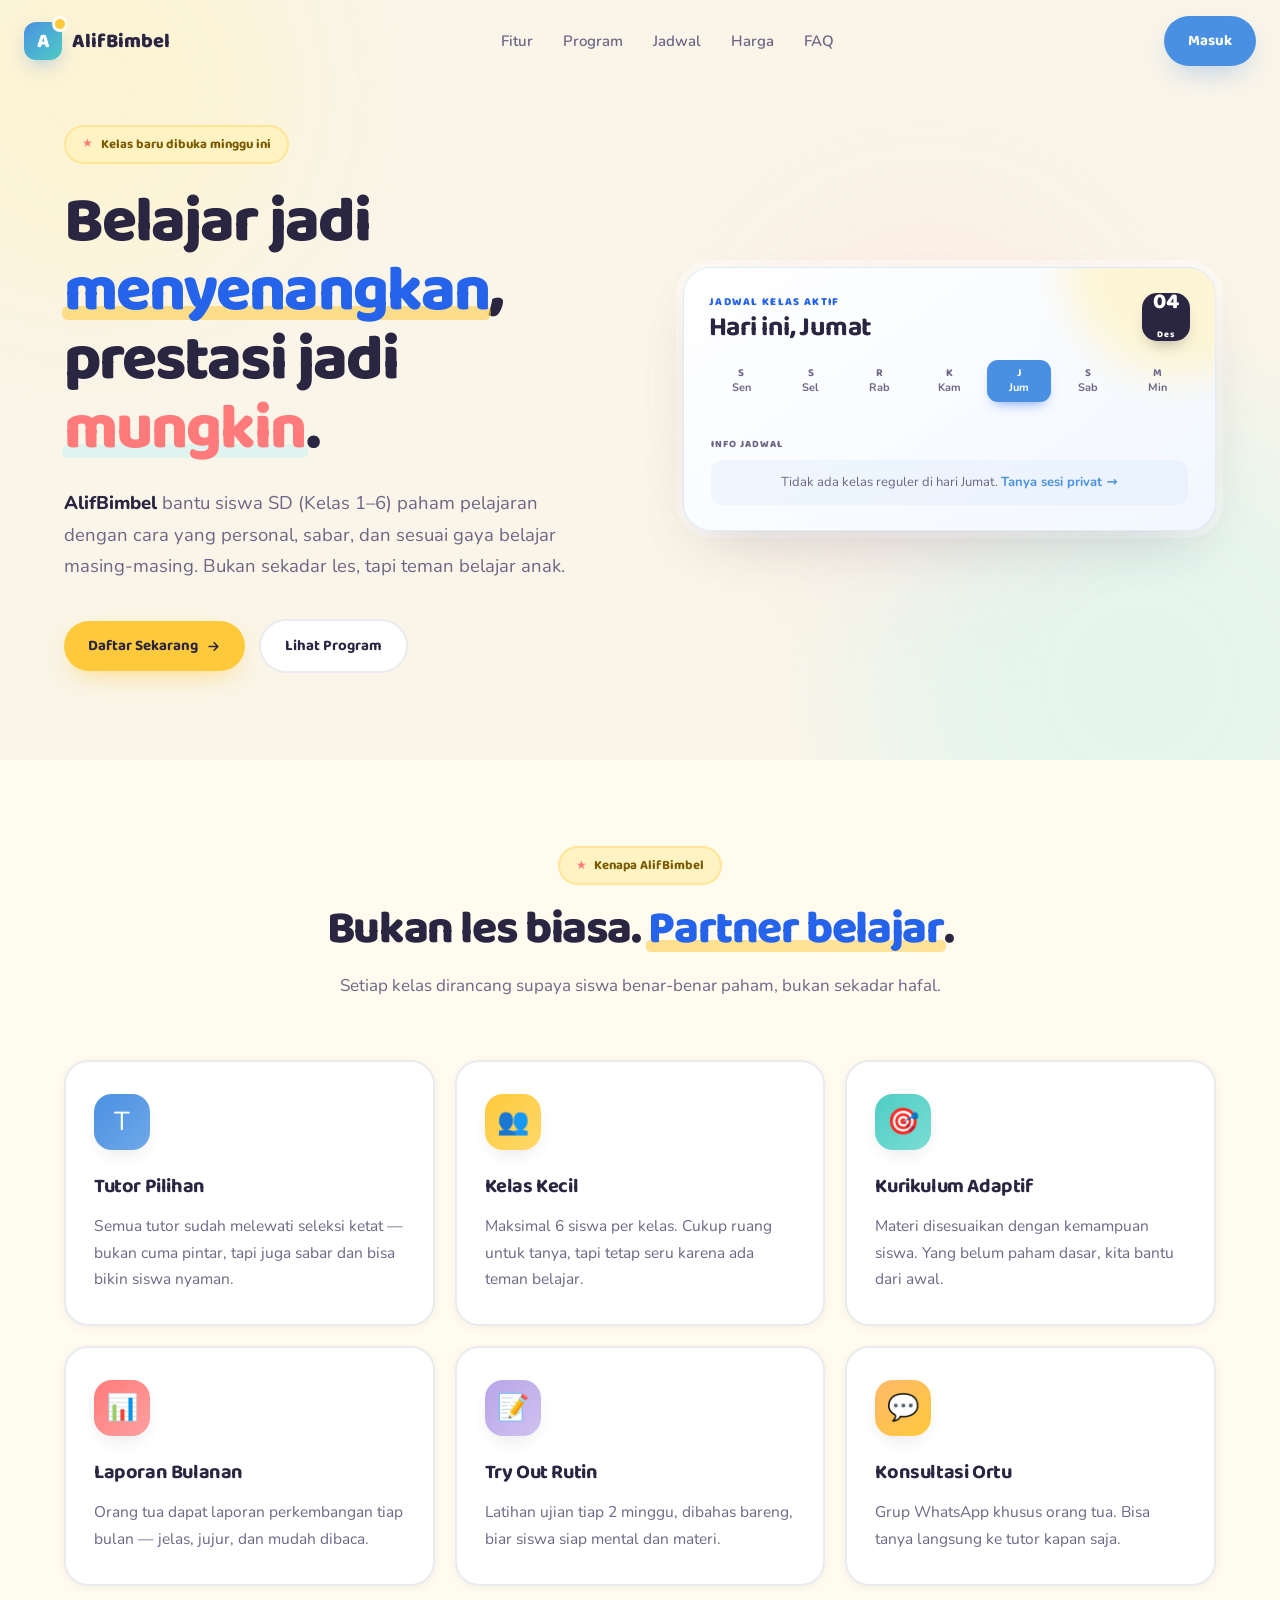
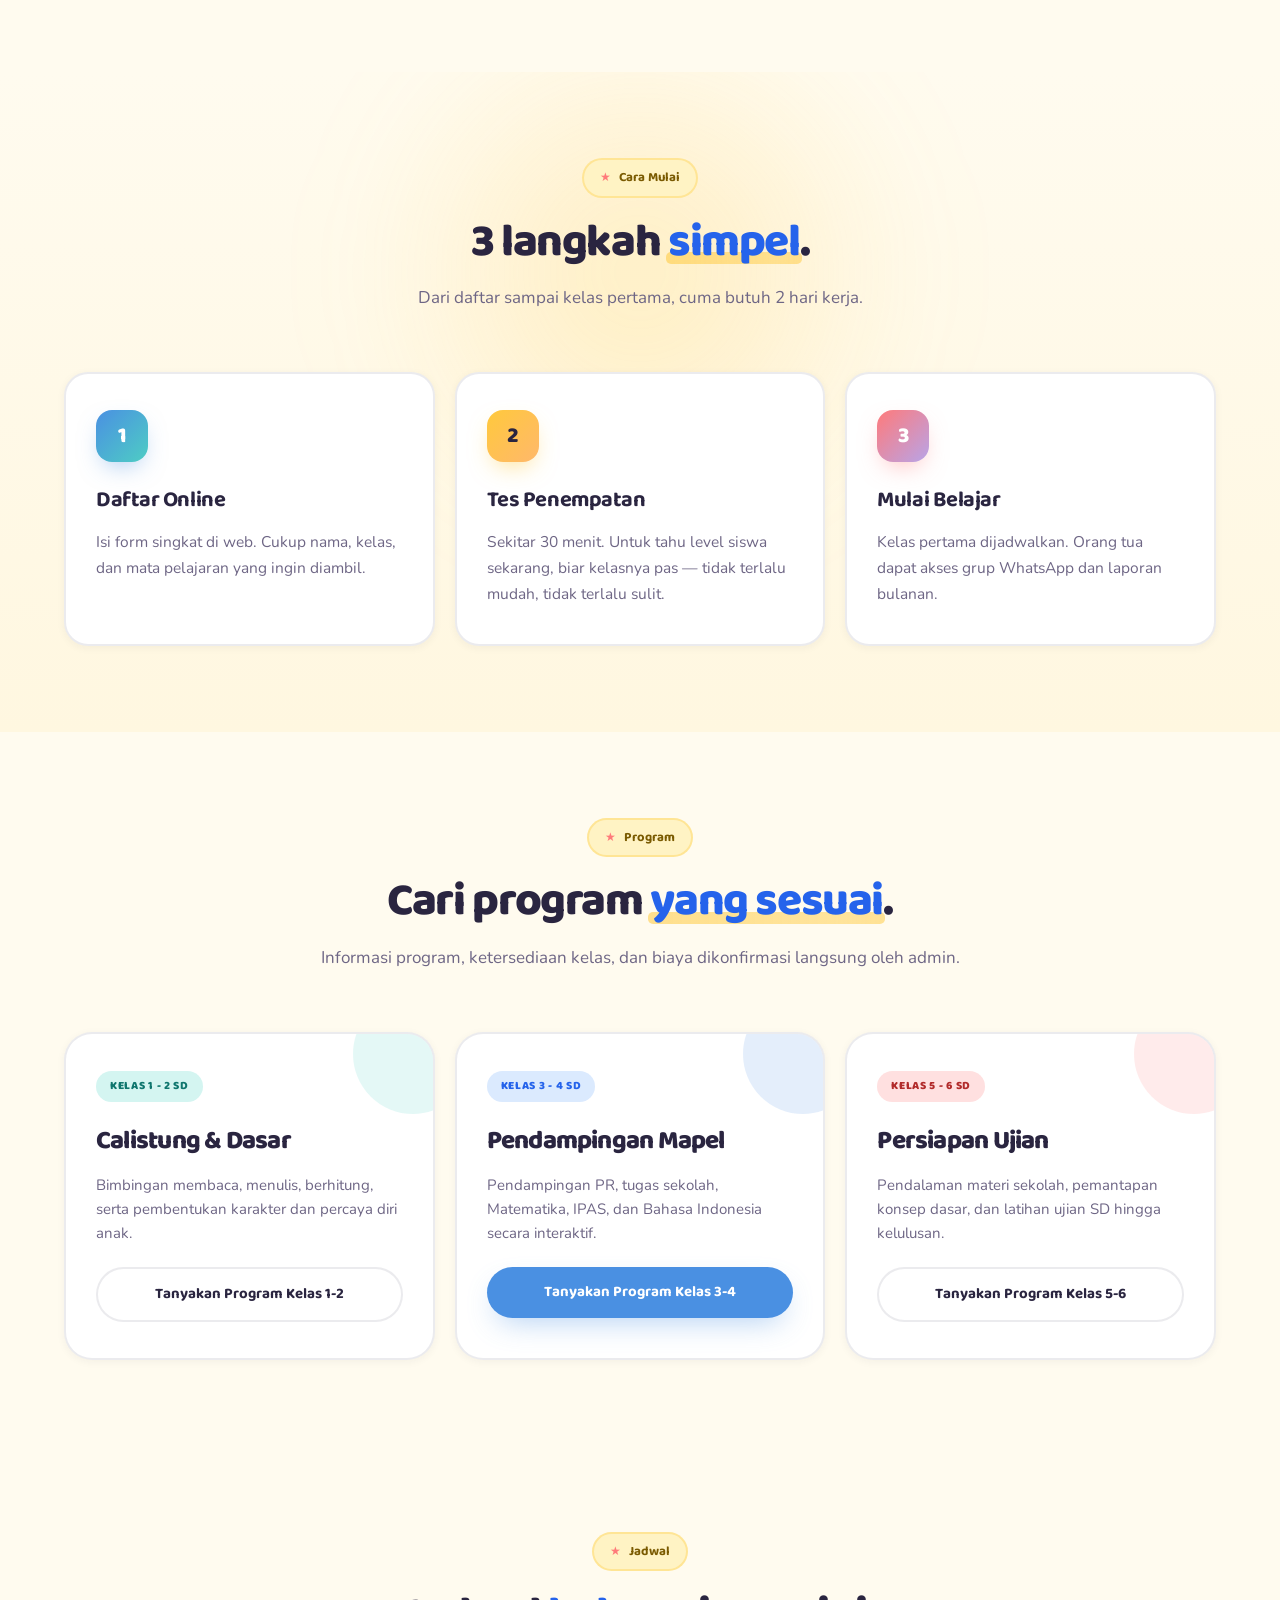
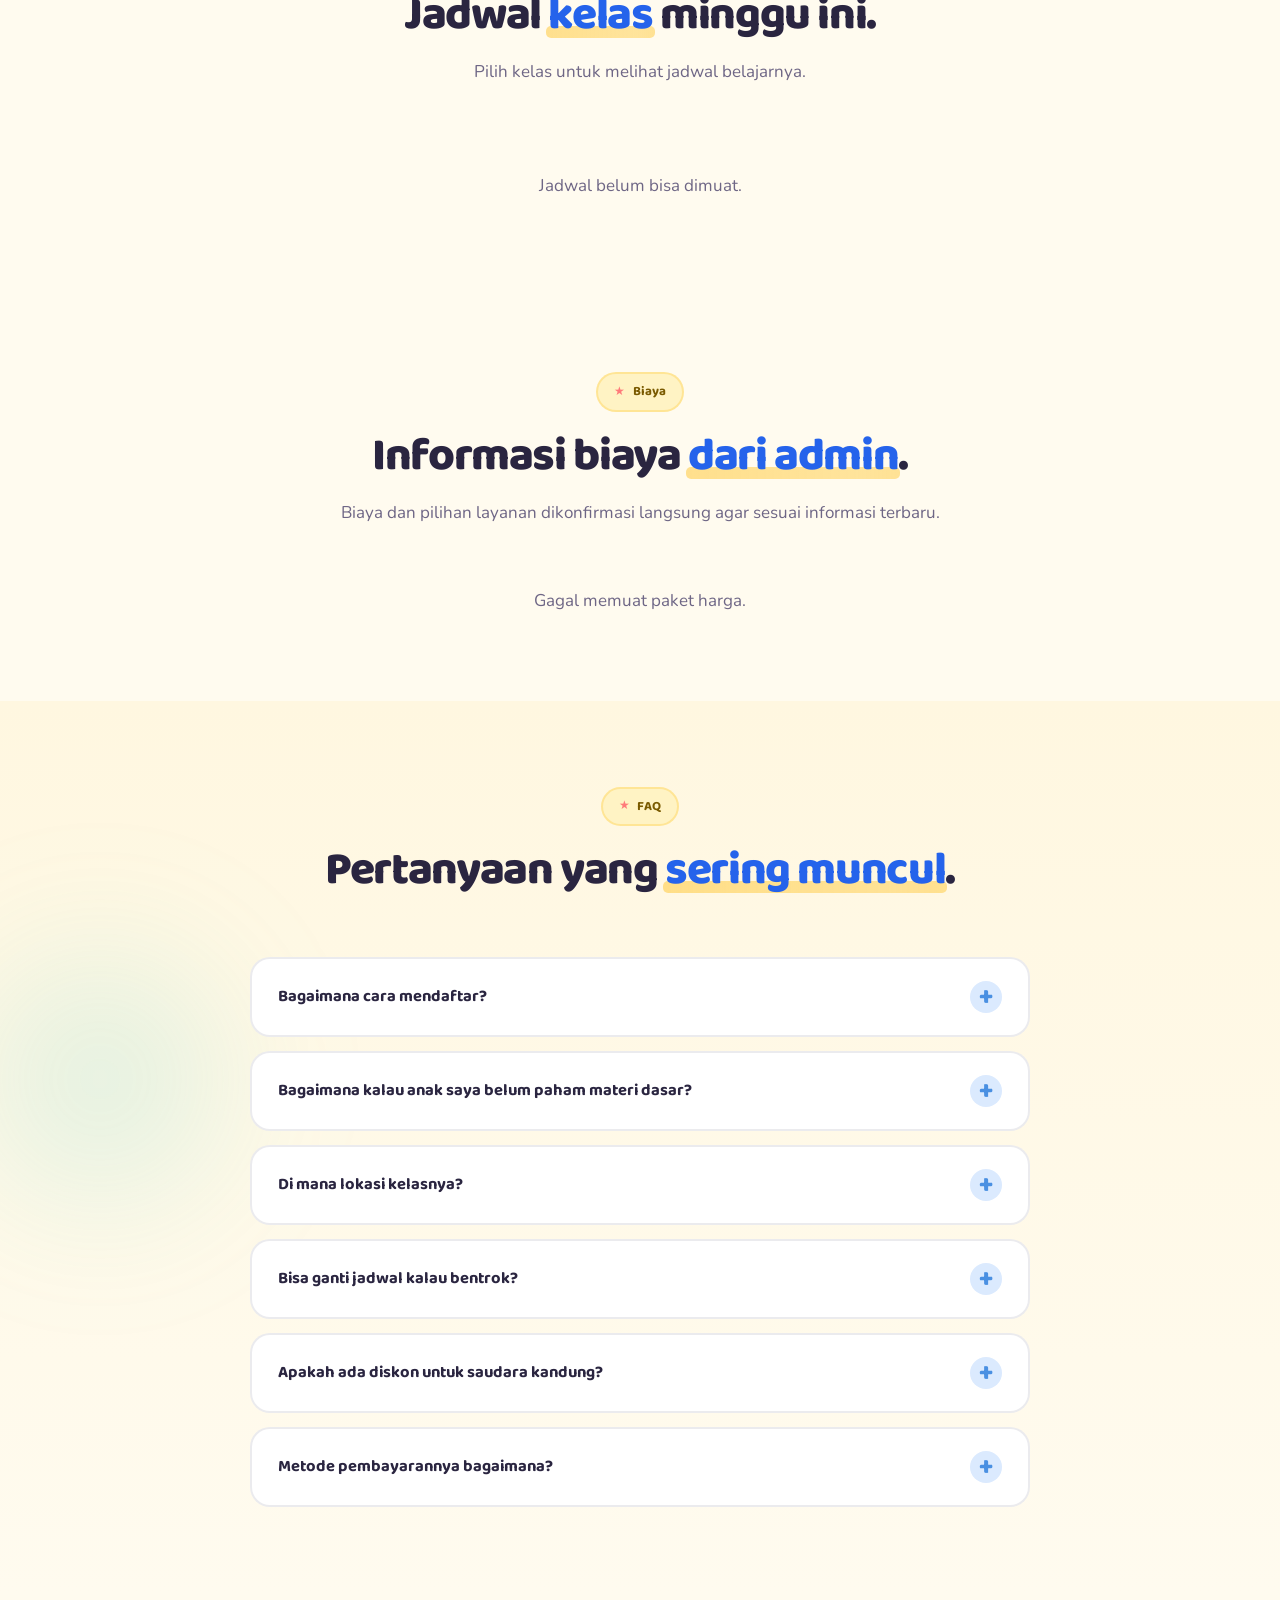
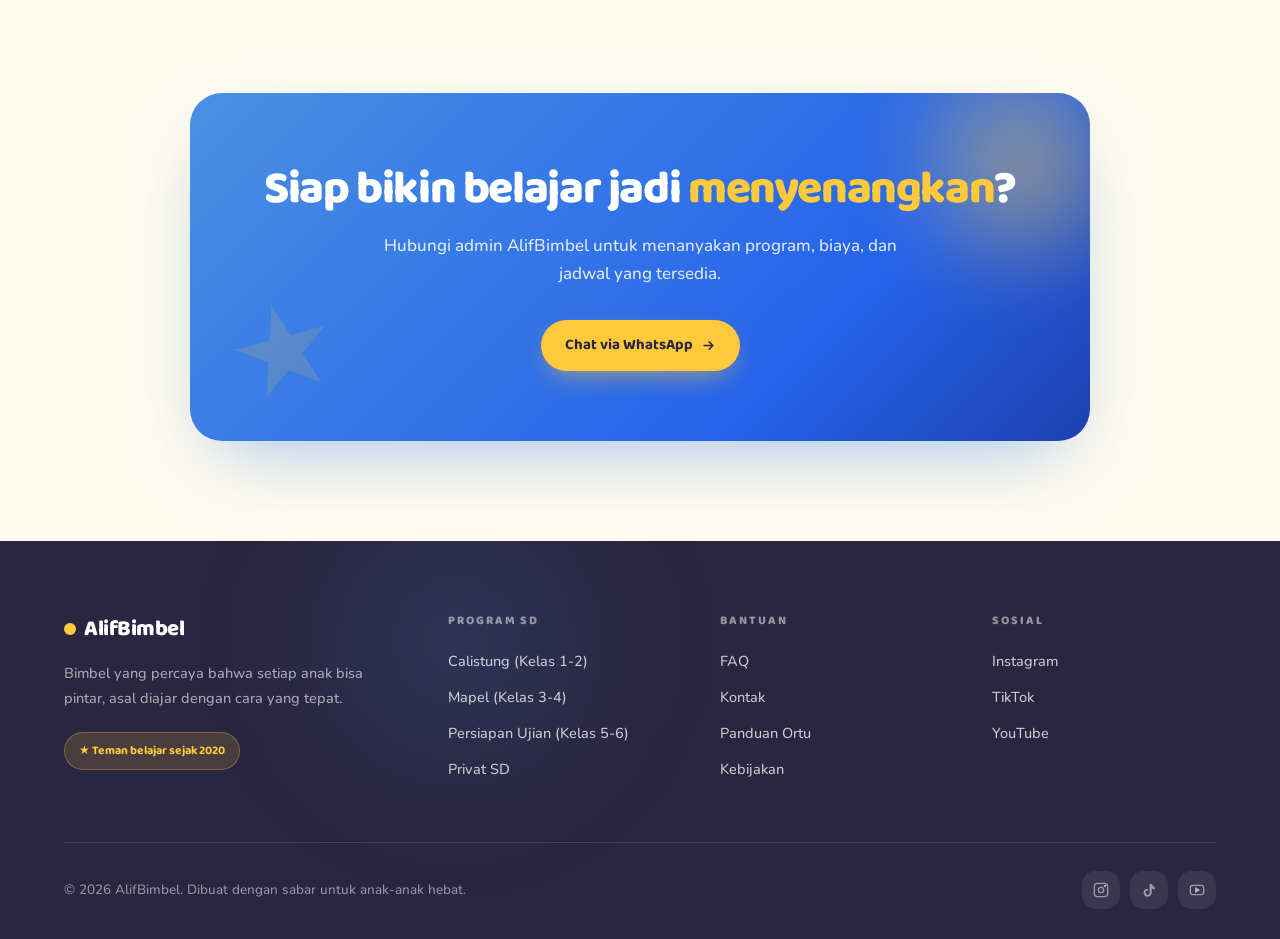
<file: index2.html>
<!DOCTYPE html>
<html lang="id">
<head>
<meta charset="UTF-8">
<meta name="viewport" content="width=device-width, initial-scale=1.0">
<title>AlifBimbel — Belajar Jadi Menyenangkan, Prestasi Jadi Mungkin</title>
<link rel="preconnect" href="https://fonts.googleapis.com">
<link rel="preconnect" href="https://fonts.gstatic.com" crossorigin>
<link href="https://fonts.googleapis.com/css2?family=Baloo+2:wght@400;500;600;700;800&family=Nunito:wght@400;500;600;700;800&display=swap" rel="stylesheet">
<style>
*{margin:0;padding:0;box-sizing:border-box}
:root{
  --bg:#FFFBEF;
  --ink:#2A2540;
  --muted:#6E6685;
  --line:rgba(42,37,64,.09);
  --blue:#4A90E2;
  --blue-deep:#2563EB;
  --blue-soft:#DBEAFE;
  --yellow:#FFC93C;
  --yellow-soft:#FFF3C4;
  --coral:#FF7A7A;
  --coral-soft:#FFE0E0;
  --mint:#4ECDC4;
  --mint-soft:#D4F5F1;
  --lavender:#B8A4E8;
  --lavender-soft:#EDE5FB;
  --white:#FFFFFF;
  --paper:#FAF5E9;
  --heading:'Baloo 2',system-ui,sans-serif;
  --body:'Nunito',system-ui,sans-serif;
  --shadow-sm:0 2px 8px rgba(42,37,64,.05);
  --shadow-md:0 8px 24px -8px rgba(42,37,64,.12);
  --shadow-lg:0 24px 60px -20px rgba(42,37,64,.2);
  --shadow-pop:0 12px 30px -10px rgba(74,144,226,.45);
  --ease:cubic-bezier(.34,1.56,.64,1);
  --ease-out:cubic-bezier(.22,1,.36,1);
}
html{scroll-behavior:smooth}
body{
  background:var(--bg);color:var(--ink);
  font-family:var(--body);font-size:17px;line-height:1.65;
  -webkit-font-smoothing:antialiased;overflow-x:hidden;
}
img{display:block;max-width:100%;height:auto}
a{color:inherit;text-decoration:none}
button{font-family:inherit;cursor:pointer;border:none;background:none;color:inherit}
h1,h2,h3,h4{font-family:var(--heading);letter-spacing:-.02em}

.wrap{max-width:1200px;margin:0 auto;padding:0 24px}

/* ===== NAV ===== */
.nav{
  position:fixed;top:0;left:0;right:0;z-index:100;
  padding:16px 24px;
  display:flex;align-items:center;justify-content:space-between;
  transition:background .3s, box-shadow .3s, padding .3s;
}
.nav.scrolled{
  background:rgba(255,251,239,.88);
  backdrop-filter:blur(14px);-webkit-backdrop-filter:blur(14px);
  box-shadow:0 1px 0 var(--line);
  padding:12px 24px;
}
.logo{
  display:flex;align-items:center;gap:10px;
  font-family:var(--heading);font-weight:800;font-size:20px;
}
.logo-mark{
  width:38px;height:38px;border-radius:12px;
  background:linear-gradient(135deg,var(--blue),var(--mint));
  color:#fff;
  display:grid;place-items:center;
  font-family:var(--heading);font-weight:800;font-size:20px;
  box-shadow:0 8px 20px -6px rgba(74,144,226,.5);
  position:relative;
}
.logo-mark::after{
  content:'';position:absolute;top:-3px;right:-3px;
  width:10px;height:10px;border-radius:50%;
  background:var(--yellow);
  box-shadow:0 0 0 3px var(--bg);
}
.nav-links{display:flex;gap:30px;font-size:15px;font-weight:600}
.nav-links a{color:var(--muted);transition:color .2s;position:relative}
.nav-links a:hover{color:var(--blue-deep)}
.nav-links a::after{
  content:'';position:absolute;left:0;right:0;bottom:-6px;height:3px;
  background:var(--yellow);border-radius:3px;
  transform:scaleX(0);transform-origin:center;
  transition:transform .3s var(--ease);
}
.nav-links a:hover::after{transform:scaleX(1)}
.nav-actions{display:flex;gap:10px;align-items:center}

.btn{
  display:inline-flex;align-items:center;gap:8px;
  padding:13px 24px;border-radius:100px;
  font-family:var(--heading);font-size:15px;font-weight:700;
  transition:transform .3s var(--ease), box-shadow .3s, background .25s;
  white-space:nowrap;
}
.btn-primary{
  background:var(--blue);color:#fff;
  box-shadow:var(--shadow-pop);
}
.btn-primary:hover{transform:translate3d(0,-3px,0);box-shadow:0 18px 36px -12px rgba(74,144,226,.6)}
.btn-yellow{
  background:var(--yellow);color:var(--ink);
  box-shadow:0 10px 28px -10px rgba(255,201,60,.7);
}
.btn-yellow:hover{transform:translate3d(0,-3px,0);box-shadow:0 18px 36px -12px rgba(255,201,60,.8)}
.btn-ghost{
  background:#fff;color:var(--ink);
  border:2px solid var(--line);
}
.btn-ghost:hover{border-color:var(--blue);color:var(--blue-deep);transform:translate3d(0,-3px,0)}
.btn svg{transition:transform .3s var(--ease)}
.btn:hover svg{transform:translateX(4px)}
.btn-login{font-family:var(--heading);font-size:15px;font-weight:700;color:var(--ink);padding:13px 4px}
.menu-toggle{display:none;font-size:24px}

/* ===== HERO ===== */
.hero{
  padding:140px 0 100px;position:relative;overflow:hidden;background:var(--paper);
}
/* added hero-bg and blob CSS */
.hero-bg{position:absolute;inset:0;overflow:hidden;z-index:0;pointer-events:none;}
.blob{position:absolute;border-radius:50%;filter:blur(70px);opacity:.55;}
.blob.b1{width:420px;height:420px;background:var(--yellow-soft);top:-120px;left:-120px;}
.blob.b2{width:520px;height:520px;background:var(--mint-soft);bottom:-180px;right:-120px;}
.blob.b3{width:320px;height:320px;background:var(--coral-soft);top:30%;right:15%;}
/* removed animated blobs for ticket aesthetic */

.hero-grid{
  position:relative;z-index:1;
  display:grid;grid-template-columns:1.05fr .95fr;
  gap:60px;align-items:center;
}
.eyebrow{
  display:inline-flex;align-items:center;gap:8px;
  padding:7px 16px;border-radius:100px;
  background:var(--yellow-soft);
  color:#7A5A00;
  font-family:var(--heading);font-size:13px;font-weight:700;
  margin-bottom:24px;
  border:2px solid rgba(255,201,60,.35);
}
.eyebrow::before{
  content:'★';color:var(--coral);font-size:12px;
  animation:pulse 2s ease-in-out infinite;
}
@keyframes pulse{0%,100%{transform:scale(1)}50%{transform:scale(1.15)}}
.hero h1{
  font-family:var(--heading);font-weight:800;
  font-size:clamp(38px,5.2vw,64px);
  line-height:1.08;letter-spacing:-.03em;
  margin-bottom:24px;
}
.hero h1 .hl{
  color:var(--blue-deep);position:relative;display:inline-block;
}
.hero h1 .hl::after{
  content:'';position:absolute;left:-2px;right:-2px;bottom:6px;height:14px;
  background:var(--yellow);opacity:.55;border-radius:6px;z-index:-1;
}
.hero h1 .hl2{
  color:var(--coral);position:relative;display:inline-block;
}
.hero h1 .hl2::after{
  content:'';position:absolute;left:-2px;right:-2px;bottom:6px;height:14px;
  background:var(--mint-soft);opacity:.75;border-radius:6px;z-index:-1;
}
.hero-sub{
  font-size:18.5px;color:var(--muted);max-width:520px;
  margin-bottom:36px;line-height:1.7;
}
.hero-sub b{color:var(--ink);font-weight:800}
.hero-cta{display:flex;gap:14px;flex-wrap:wrap;align-items:center}
.hero-trust{
  display:flex;gap:36px;margin-top:44px;flex-wrap:wrap;
}
.hero-trust .item{display:flex;flex-direction:column;gap:4px}
.hero-trust .num{
  font-family:var(--heading);font-size:26px;font-weight:800;
  color:var(--blue-deep);letter-spacing:-.03em;line-height:1;
}
.hero-trust .lbl{font-size:13.5px;color:var(--muted);font-weight:600}

/* style for empty schedule preview */
.schedule-preview__empty{
  padding:12px 16px;
  border-radius:12px;
  background:rgba(74,144,226,.06);
  font-size:13px;
  color:var(--muted);
  text-align:center;
}

.hero-visual{position:relative}
.mockup{
  position:relative;border-radius:28px;overflow:hidden;
  background:linear-gradient(160deg,#fff,#F4F8FF);
  box-shadow:var(--shadow-lg), 0 0 0 1px rgba(74,144,226,.1);
  aspect-ratio:4/5;
  transform:rotate(-2deg);
  transition:transform .6s var(--ease);
}
.mockup:hover{transform:rotate(0deg) translateY(-6px)}
.mockup-top{
  display:flex;gap:8px;padding:16px 20px;
  background:linear-gradient(90deg,#E0F2FE,#F0E5FB);
  border-bottom:1px solid rgba(74,144,226,.12);
}
.mockup-top span{width:12px;height:12px;border-radius:50%}
.mockup-top span:nth-child(1){background:var(--coral)}
.mockup-top span:nth-child(2){background:var(--yellow)}
.mockup-top span:nth-child(3){background:var(--mint)}
.mockup-body{padding:24px}
.mock-row{display:flex;align-items:center;gap:14px;margin-bottom:16px}
.mock-avatar{
  width:44px;height:44px;border-radius:14px;
  background:linear-gradient(135deg,var(--blue),var(--blue-deep));
  flex-shrink:0;
  display:grid;place-items:center;color:#fff;
  font-family:var(--heading);font-weight:800;font-size:18px;
}
.mock-avatar.c2{background:linear-gradient(135deg,var(--yellow),#E0A800)}
.mock-avatar.c3{background:linear-gradient(135deg,var(--mint),#2BA8A0)}
.mock-avatar.c4{background:linear-gradient(135deg,var(--coral),#E05555)}
.mock-lines{flex:1;display:grid;gap:8px}
.mock-line{height:10px;border-radius:5px;background:rgba(42,37,64,.08)}
.mock-line.w-70{width:70%}
.mock-line.w-45{width:45%}
.mock-line.w-90{width:90%}
.mock-card{
  margin-top:20px;padding:18px;border-radius:16px;
  background:#fff;
  border:2px dashed rgba(74,144,226,.25);
  display:grid;gap:10px;
}
.mock-tag{
  display:inline-block;padding:4px 12px;border-radius:100px;
  background:var(--yellow-soft);color:#7A5A00;
  font-family:var(--heading);font-size:11.5px;font-weight:800;
  letter-spacing:.04em;width:fit-content;
}
.mock-progress{
  height:8px;border-radius:4px;background:rgba(42,37,64,.08);
  overflow:hidden;margin-top:4px;
}
.mock-progress i{
  display:block;height:100%;width:72%;
  background:linear-gradient(90deg,var(--mint),var(--blue));
  border-radius:4px;
}
.mock-badge{
  position:absolute;background:#fff;
  padding:14px 18px;border-radius:16px;
  box-shadow:var(--shadow-md);
  display:flex;align-items:center;gap:12px;
  font-family:var(--heading);font-size:14px;font-weight:700;
  border:2px solid var(--line);
}
.mock-badge.b1{top:30px;left:-24px;transform:rotate(-4deg)}
.mock-badge.b2{bottom:50px;right:-24px;transform:rotate(4deg)}
.mock-badge .icon{
  width:34px;height:34px;border-radius:12px;
  background:var(--yellow);color:var(--ink);
  display:grid;place-items:center;font-size:18px;
}
.mock-badge .icon.g{background:var(--mint);color:#fff}
.mock-badge .icon.c{background:var(--coral);color:#fff}

/* ===== HERO SCHEDULE PREVIEW ===== */
.schedule-preview{
  position:relative;isolation:isolate;overflow:hidden;padding:25px;
  border:1px solid rgba(74,144,226,.15);border-radius:28px;
  background:linear-gradient(145deg,#fff 0%,#F2F7FF 100%);
  box-shadow:var(--shadow-lg),0 0 0 7px rgba(255,255,255,.42);
  color:var(--ink);
}
.schedule-preview::before{
  content:'';position:absolute;z-index:-1;width:230px;height:230px;border-radius:50%;
  top:-120px;right:-80px;background:var(--yellow-soft);filter:blur(20px);opacity:.72;
}
.schedule-preview__top{display:flex;justify-content:space-between;align-items:flex-start;margin-bottom:18px}
.schedule-preview__eyebrow{display:block;color:var(--blue-deep);font-family:var(--heading);font-size:11px;font-weight:800;letter-spacing:.12em}
.schedule-preview__top h2{font-size:27px;line-height:1.1;margin-top:2px}
.schedule-preview__date{display:grid;place-items:center;width:48px;height:48px;border-radius:15px;background:var(--ink);color:#fff;font-family:var(--heading);font-weight:800;font-size:22px;line-height:.75;box-shadow:0 8px 16px -8px rgba(42,37,64,.45)}
.schedule-preview__date small{font-size:9px;letter-spacing:.08em}
.schedule-preview__days{display:grid;grid-template-columns:repeat(7,1fr);gap:5px;margin-bottom:18px}
.schedule-preview__days button{display:grid;justify-items:center;gap:3px;padding:7px 2px;border-radius:11px;color:var(--muted);font-size:11px;font-weight:700;line-height:1.1;border:none;background:none;cursor:pointer;transition:all .2s}
.schedule-preview__days button:hover{background:rgba(74,144,226,.12);color:var(--blue-deep)}
.schedule-preview__days b{font-family:var(--heading);font-size:11px}
.schedule-preview__days button.is-today{background:var(--blue);color:#fff;box-shadow:0 7px 14px -8px rgba(37,99,235,.8)}
.schedule-preview__active{display:flex;align-items:center;gap:11px;padding:14px;border-radius:19px;background:linear-gradient(135deg,var(--blue-deep),var(--blue));color:#fff;box-shadow:0 13px 25px -14px rgba(37,99,235,.8);text-decoration:none}
.schedule-preview__active-icon{display:grid;place-items:center;flex:0 0 39px;width:39px;height:39px;border-radius:13px;background:rgba(255,255,255,.18)}
.schedule-preview__active-icon svg{width:21px;height:21px}.schedule-preview__active-copy{min-width:0;display:grid;gap:1px;flex:1}.schedule-preview__active-copy span{font-family:var(--heading);font-size:9px;font-weight:800;letter-spacing:.06em;color:rgba(255,255,255,.82)}
.schedule-preview__active-copy span i{display:inline-block;width:6px;height:6px;margin-right:4px;border-radius:50%;background:#96F4C8;box-shadow:0 0 0 3px rgba(150,244,200,.15);animation:schedulePulse 1.8s ease-in-out infinite}.schedule-preview__active-copy strong{font-family:var(--heading);font-size:16px;line-height:1.08;white-space:nowrap;overflow:hidden;text-overflow:ellipsis}.schedule-preview__active-copy small{font-size:11px;color:rgba(255,255,255,.8);font-weight:600}
.schedule-preview__join{display:grid;place-items:center;flex:0 0 34px;width:34px;height:34px;border-radius:11px;background:#fff;color:var(--blue-deep);transition:transform .25s var(--ease),background .2s}.schedule-preview__join:hover{background:var(--yellow);transform:translateX(2px)}.schedule-preview__join svg{width:18px;height:18px}
.schedule-preview__list{padding:16px 2px 0}.schedule-preview__list>p{font-family:var(--heading);font-size:10px;font-weight:800;letter-spacing:.1em;color:var(--muted);margin-bottom:8px}.schedule-preview__item{display:flex;align-items:center;gap:10px;padding:9px 0;border-top:1px dashed rgba(42,37,64,.13)}
.schedule-preview__item time{width:37px;font-family:var(--heading);font-size:13px;font-weight:800;color:var(--ink)}.schedule-preview__subject{display:grid;place-items:center;width:31px;height:31px;border-radius:10px;font-family:var(--heading);font-size:11px;font-weight:800}.subject-blue{background:var(--blue-soft);color:var(--blue-deep)}.subject-yellow{background:var(--yellow-soft);color:#8C6500}.subject-mint{background:var(--mint-soft);color:#0F766E}.subject-coral{background:var(--coral-soft);color:#B22B2B}.subject-lavender{background:var(--lavender-soft);color:#6D28D9}.schedule-preview__item div{display:grid;line-height:1.15}.schedule-preview__item strong{font-family:var(--heading);font-size:14px}.schedule-preview__item small{font-size:11px;color:var(--muted);font-weight:600;margin-top:2px}
@keyframes schedulePulse{0%,100%{opacity:1;transform:scale(1)}50%{opacity:.62;transform:scale(.72)}}

/* ===== SECTION COMMON ===== */
section{padding:100px 0;position:relative}
.section-head{max-width:680px;margin:0 auto 60px;text-align:center}
.section-head .eyebrow{margin-bottom:18px}
.section-head h2{
  font-family:var(--heading);font-weight:800;
  font-size:clamp(30px,3.8vw,46px);
  line-height:1.15;letter-spacing:-.03em;
}
.section-head h2 .hl{
  color:var(--blue-deep);position:relative;display:inline-block;
}
.section-head h2 .hl::after{
  content:'';position:absolute;left:-2px;right:-2px;bottom:4px;height:12px;
  background:var(--yellow);opacity:.55;border-radius:5px;z-index:-1;
}
.section-head p{color:var(--muted);margin-top:16px;font-size:17px}

/* ===== TRUST BAR ===== */
.trust{padding:20px 0 80px}
.trust-label{
  font-family:var(--heading);font-size:13px;
  letter-spacing:.16em;text-transform:uppercase;
  color:var(--muted);font-weight:700;
  text-align:center;margin-bottom:26px;
}
.trust-inner{
  display:flex;flex-wrap:wrap;justify-content:center;align-items:center;
  gap:16px;
}
.trust-item{
  padding:10px 20px;border-radius:100px;
  background:#fff;border:2px solid var(--line);
  font-family:var(--heading);font-size:14.5px;font-weight:700;
  color:var(--muted);
  transition:transform .3s var(--ease), border-color .2s, color .2s;
}
.trust-item:hover{
  transform:translateY(-4px);
  border-color:var(--yellow);
  color:var(--ink);
}

/* ===== FITUR ===== */
.features-grid{
  display:grid;grid-template-columns:repeat(3,1fr);gap:24px;
}
.feature{
  padding:32px 28px;border-radius:24px;
  background:#fff;border:2px solid var(--line);
  box-shadow:var(--shadow-sm);
  transition:transform .4s var(--ease), box-shadow .4s, border-color .3s;
  position:relative;
}
.feature:hover{
  transform:translate3d(0,-8px,0);
  box-shadow:var(--shadow-md);
  border-color:transparent;
}
.feature:nth-child(1):hover{border-color:var(--blue)}
.feature:nth-child(2):hover{border-color:var(--yellow)}
.feature:nth-child(3):hover{border-color:var(--mint)}
.feature:nth-child(4):hover{border-color:var(--coral)}
.feature:nth-child(5):hover{border-color:var(--lavender)}
.feature:nth-child(6):hover{border-color:var(--yellow)}
.f-icon{
  width:56px;height:56px;border-radius:18px;
  display:grid;place-items:center;
  font-size:26px;margin-bottom:20px;
  box-shadow:0 8px 20px -8px rgba(42,37,64,.15);
}
.f-icon.i1{background:linear-gradient(135deg,var(--blue),#6FA8E8);color:#fff}
.f-icon.i2{background:linear-gradient(135deg,var(--yellow),#FFD96A);color:var(--ink)}
.f-icon.i3{background:linear-gradient(135deg,var(--mint),#7BDDD5);color:#fff}
.f-icon.i4{background:linear-gradient(135deg,var(--coral),#FFA0A0);color:#fff}
.f-icon.i5{background:linear-gradient(135deg,var(--lavender),#D0C2F0);color:#fff}
.f-icon.i6{background:linear-gradient(135deg,#FFB86B,var(--yellow));color:var(--ink)}
.feature h3{
  font-family:var(--heading);font-weight:700;
  font-size:20px;letter-spacing:-.02em;margin-bottom:10px;
}
.feature p{color:var(--muted);font-size:15.5px;line-height:1.7}

/* ===== CARA KERJA ===== */
.how{background:linear-gradient(180deg,#FFFBEF,#FFF7E0);position:relative;overflow:hidden}
.how::before{
  content:'';position:absolute;top:-100px;left:50%;transform:translateX(-50%);
  width:600px;height:600px;border-radius:50%;
  background:radial-gradient(circle,rgba(255,201,60,.25),transparent 65%);
  filter:blur(60px);pointer-events:none;
}
.how-grid{
  display:grid;grid-template-columns:repeat(3,1fr);gap:32px;
  position:relative;z-index:1;
}
.how-step{
  background:#fff;border-radius:24px;padding:36px 30px;
  border:2px solid var(--line);position:relative;
  box-shadow:var(--shadow-sm);
  transition:transform .4s var(--ease), box-shadow .4s, border-color .3s;
}
.how-step:hover{transform:translate3d(0,-6px,0);box-shadow:var(--shadow-md);border-color:var(--yellow)}
.step-num{
  display:inline-grid;place-items:center;
  width:52px;height:52px;border-radius:16px;
  background:linear-gradient(135deg,var(--blue),var(--mint));
  color:#fff;
  font-family:var(--heading);font-weight:800;font-size:22px;
  margin-bottom:20px;
  box-shadow:0 10px 24px -8px rgba(74,144,226,.5);
}
.how-step:nth-child(2) .step-num{background:linear-gradient(135deg,var(--yellow),#FFB86B);color:var(--ink);box-shadow:0 10px 24px -8px rgba(255,201,60,.6)}
.how-step:nth-child(3) .step-num{background:linear-gradient(135deg,var(--coral),var(--lavender));box-shadow:0 10px 24px -8px rgba(255,122,122,.5)}
.how-step h3{
  font-family:var(--heading);font-weight:700;
  font-size:22px;letter-spacing:-.02em;margin-bottom:10px;
}
.how-step p{color:var(--muted);font-size:15.5px;line-height:1.7}

/* ===== PROGRAM ===== */
.programs-grid{
  display:grid;grid-template-columns:repeat(3,1fr);gap:24px;
}
.program{
  padding:36px 30px;border-radius:28px;
  background:#fff;
  border:2px solid var(--line);
  box-shadow:var(--shadow-sm);
  transition:transform .4s var(--ease), box-shadow .4s, border-color .3s;
  position:relative;overflow:hidden;
}
.program:hover{transform:translate3d(0,-8px,0);box-shadow:var(--shadow-lg)}
.program:nth-child(1):hover{border-color:var(--mint)}
.program:nth-child(2):hover{border-color:var(--blue)}
.program:nth-child(3):hover{border-color:var(--coral)}
.program::before{
  content:'';position:absolute;top:-40px;right:-40px;
  width:120px;height:120px;border-radius:50%;
  opacity:.15;transition:opacity .4s, transform .4s;
}
.program:nth-child(1)::before{background:var(--mint)}
.program:nth-child(2)::before{background:var(--blue)}
.program:nth-child(3)::before{background:var(--coral)}
.program:hover::before{opacity:.25;transform:scale(1.2)}
.program-tag{
  display:inline-block;padding:6px 14px;border-radius:100px;
  font-family:var(--heading);font-size:11.5px;font-weight:800;
  letter-spacing:.06em;margin-bottom:18px;
}
.program:nth-child(1) .program-tag{background:var(--mint-soft);color:#0F766E}
.program:nth-child(2) .program-tag{background:var(--blue-soft);color:var(--blue-deep)}
.program:nth-child(3) .program-tag{background:var(--coral-soft);color:#B22B2B}
.program h3{
  font-family:var(--heading);font-weight:800;
  font-size:26px;letter-spacing:-.03em;margin-bottom:10px;
}
.program .desc{color:var(--muted);font-size:15px;margin-bottom:22px;line-height:1.6}
.program ul{list-style:none;display:grid;gap:12px;margin-bottom:24px}
.program li{
  color:var(--muted);font-size:15px;
  display:flex;gap:10px;align-items:flex-start;
  font-weight:600;
}
.program li::before{
  content:'✓';font-weight:800;flex-shrink:0;
  width:22px;height:22px;border-radius:50%;
  display:grid;place-items:center;font-size:12px;
  color:#fff;background:var(--mint);
}
.program:nth-child(2) li::before{background:var(--blue)}
.program:nth-child(3) li::before{background:var(--coral)}
.program .price{
  font-family:var(--heading);font-weight:800;
  font-size:24px;color:var(--ink);letter-spacing:-.03em;
  padding-top:22px;border-top:2px dashed var(--line);
  margin-bottom:20px;
}
.program .price small{font-size:14px;color:var(--muted);font-weight:600}
.program .btn{justify-content:center;width:100%}

/* ===== HARGA ===== */
.pricing-grid{
  display:grid;grid-template-columns:repeat(3,1fr);gap:24px;
  align-items:stretch;
}
.price-card{
  padding:36px 30px;border-radius:28px;
  background:#fff;border:2px solid var(--line);
  display:flex;flex-direction:column;
  transition:transform .4s var(--ease), box-shadow .4s, border-color .3s;
  position:relative;
}
.price-card:hover{transform:translate3d(0,-8px,0);box-shadow:var(--shadow-md)}
.price-card.pop{
  border-color:var(--yellow);
  box-shadow:0 20px 50px -20px rgba(255,201,60,.5);
  transform:scale(1.04);
  background:linear-gradient(180deg,#fff,#FFFBEF);
}
.price-card.pop:hover{transform:scale(1.04) translate3d(0,-8px,0)}
.pop-tag{
  position:absolute;top:-15px;left:50%;transform:translateX(-50%);
  padding:8px 18px;border-radius:100px;
  background:var(--coral);color:#fff;
  font-family:var(--heading);font-size:11.5px;font-weight:800;
  letter-spacing:.1em;text-transform:uppercase;
  box-shadow:0 8px 20px -6px rgba(255,122,122,.5);
}
.price-card h3{
  font-family:var(--heading);font-weight:800;
  font-size:22px;margin-bottom:6px;
}
.price-card .who{font-size:14px;color:var(--muted);margin-bottom:24px;font-weight:600}
.price-amount{
  font-family:var(--heading);font-size:40px;font-weight:800;
  color:var(--blue-deep);letter-spacing:-.04em;line-height:1;
  margin-bottom:6px;
  display:flex;align-items:baseline;gap:4px;
}
.price-amount small{font-size:16px;font-weight:700;color:var(--muted)}
.price-period{font-size:14px;color:var(--muted);margin-bottom:26px;font-weight:600}
.price-card ul{list-style:none;display:grid;gap:14px;margin-bottom:28px;flex:1}
.price-card li{
  color:var(--muted);font-size:15px;
  display:flex;gap:12px;align-items:flex-start;
  font-weight:600;
}
.price-card li::before{
  content:'✓';font-weight:800;flex-shrink:0;
  width:22px;height:22px;border-radius:50%;
  display:grid;place-items:center;font-size:12px;
  color:#fff;background:var(--blue);
}
.price-card.pop li::before{background:var(--yellow);color:var(--ink)}
.price-card .btn{justify-content:center;width:100%}
/* entrance: stagger dimainkan per-kartu (delay inline), aman untuk kartu di-inject dinamis */
@keyframes pcIn{from{opacity:0;transform:translate3d(0,26px,0)}to{opacity:1;transform:translate3d(0,0,0)}}
#priceGrid .price-card{animation:pcIn .55s var(--ease-out) both}
#priceGrid .price-card.pop{animation:pcIn .55s var(--ease-out) both}
#priceGrid .price-card:hover,#priceGrid .price-card:focus-visible{transform:translate3d(0,-8px,0);box-shadow:var(--shadow-md);outline:3px solid rgba(74,144,226,.35);outline-offset:2px}
#priceGrid .price-card.pop:hover,#priceGrid .price-card.pop:focus-visible{transform:scale(1.04) translate3d(0,-8px,0)}

/* ===== FAQ ===== */
.faq{background:linear-gradient(180deg,#FFF7E0,#FFFBEF);position:relative;overflow:hidden}
.faq::before{
  content:'';position:absolute;top:20%;left:-100px;
  width:400px;height:400px;border-radius:50%;
  background:radial-gradient(circle,rgba(78,205,196,.2),transparent 65%);
  filter:blur(60px);pointer-events:none;
}
.faq-list{max-width:780px;margin:0 auto;display:grid;gap:14px;position:relative;z-index:1}
.faq-item{
  background:#fff;border-radius:20px;
  border:2px solid var(--line);overflow:hidden;
  transition:box-shadow .3s, border-color .3s;
}
.faq-item[open]{box-shadow:var(--shadow-md);border-color:var(--yellow)}
.faq-item summary{
  padding:22px 26px;cursor:pointer;
  font-family:var(--heading);font-weight:700;font-size:16.5px;
  display:flex;align-items:center;justify-content:space-between;
  gap:16px;list-style:none;
  color:var(--ink);
}
.faq-item summary::-webkit-details-marker{display:none}
.faq-item summary::after{
  content:'+';font-family:var(--heading);font-weight:800;
  font-size:26px;color:var(--blue);line-height:1;
  transition:transform .3s var(--ease);
  flex-shrink:0;
  width:32px;height:32px;border-radius:50%;
  display:grid;place-items:center;
  background:var(--blue-soft);
}
.faq-item[open] summary::after{
  transform:rotate(45deg);
  background:var(--yellow);color:var(--ink);
}
.faq-answer{
  padding:0 26px 24px;
  color:var(--muted);font-size:15.5px;line-height:1.75;
}

/* ===== CTA AKHIR ===== */
.cta-final{padding:100px 0}
.cta-box{
  max-width:900px;margin:0 auto;text-align:center;
  padding:70px 40px;border-radius:32px;
  background:linear-gradient(135deg,var(--blue),var(--blue-deep) 70%,#1E40AF);
  color:#fff;position:relative;overflow:hidden;
  box-shadow:0 30px 80px -30px rgba(74,144,226,.6);
}
.cta-box::before{
  content:'';position:absolute;top:-80px;right:-80px;
  width:300px;height:300px;border-radius:50%;
  background:radial-gradient(circle,rgba(255,201,60,.5),transparent 65%);
  filter:blur(30px);
}
.cta-box::after{
  content:'★';position:absolute;bottom:-10px;left:40px;
  font-size:120px;color:var(--yellow);opacity:.15;font-weight:800;
  transform:rotate(-15deg);
}
.cta-box h2{
  font-family:var(--heading);font-weight:800;
  font-size:clamp(30px,3.8vw,46px);
  line-height:1.15;letter-spacing:-.03em;margin-bottom:16px;
  position:relative;z-index:1;
}
.cta-box h2 .hl{
  color:var(--yellow);position:relative;
}
.cta-box p{
  color:rgba(255,255,255,.85);max-width:520px;
  margin:0 auto 32px;font-size:17px;
  position:relative;z-index:1;
  font-weight:500;
}
.cta-box .btn{position:relative;z-index:1}

/* ===== FOOTER ===== */
footer{
  background:var(--ink);color:#fff;
  padding:70px 0 30px;
  position:relative;overflow:hidden;
}
footer::before{
  content:'';position:absolute;top:-100px;left:20%;
  width:400px;height:400px;border-radius:50%;
  background:radial-gradient(circle,rgba(74,144,226,.2),transparent 65%);
  filter:blur(60px);pointer-events:none;
}
.footer-grid{
  display:grid;grid-template-columns:1.5fr 1fr 1fr 1fr;gap:48px;
  padding-bottom:48px;border-bottom:1px solid rgba(255,255,255,.12);
  position:relative;z-index:1;
}
.footer-brand h3{
  font-family:var(--heading);font-weight:800;
  font-size:22px;margin-bottom:14px;
  display:flex;align-items:center;gap:8px;
}
.footer-brand h3::before{
  content:'';width:12px;height:12px;border-radius:50%;
  background:var(--yellow);
}
.footer-brand p{
  color:rgba(255,255,255,.6);font-size:14.5px;
  line-height:1.7;max-width:300px;margin-bottom:22px;
  font-weight:500;
}
.footer-stamp{
  display:inline-flex;align-items:center;gap:8px;
  padding:8px 14px;border-radius:100px;
  background:rgba(255,201,60,.15);
  border:1px solid rgba(255,201,60,.3);
  font-family:var(--heading);font-size:12px;font-weight:700;
  color:var(--yellow);
}
.footer-col h4{
  font-family:var(--heading);font-size:12px;
  letter-spacing:.16em;text-transform:uppercase;
  color:rgba(255,255,255,.5);margin-bottom:20px;font-weight:800;
}
.footer-col a{
  display:block;font-size:14.5px;color:rgba(255,255,255,.75);
  margin-bottom:12px;
  transition:color .2s, transform .25s var(--ease);
  font-weight:500;
}
.footer-col a:hover{color:var(--yellow);transform:translateX(4px)}
.footer-bottom{
  padding-top:28px;display:flex;justify-content:space-between;
  align-items:center;gap:16px;flex-wrap:wrap;
  font-size:13.5px;color:rgba(255,255,255,.5);
  position:relative;z-index:1;
  font-weight:500;
}
.socials{display:flex;gap:10px}
.socials a{
  width:38px;height:38px;border-radius:14px;
  display:grid;place-items:center;
  background:rgba(255,255,255,.08);
  transition:transform .3s var(--ease), background .25s;
}
.socials a:hover{transform:translateY(-3px);background:var(--yellow);color:var(--ink)}

/* ===== REVEAL ===== */
.reveal{
  opacity:0;transform:translate3d(0,32px,0);
  transition:opacity .65s var(--ease-out), transform .65s var(--ease-out);
  will-change:transform,opacity;
}
.reveal.in{opacity:1;transform:translate3d(0,0,0)}
.reveal.done{will-change:auto;transition:none}

/* ===== ENHANCED ANIMATIONS ===== */
@keyframes heroFloat{
  0%,100%{transform:translateY(0) rotate(-1deg)}
  50%{transform:translateY(-8px) rotate(0deg)}
}
@keyframes blob1{
  0%,100%{transform:scale(1) translate(0,0)}
  33%{transform:scale(1.08) translate(18px,-12px)}
  66%{transform:scale(.95) translate(-10px,8px)}
}
@keyframes blob2{
  0%,100%{transform:scale(1) translate(0,0)}
  33%{transform:scale(.92) translate(-14px,10px)}
  66%{transform:scale(1.06) translate(12px,-8px)}
}
@keyframes countUp{
  from{opacity:0;transform:translateY(12px) scale(.9)}
  to{opacity:1;transform:translateY(0) scale(1)}
}
@keyframes shimmer{
  0%{background-position:-200% center}
  100%{background-position:200% center}
}
@keyframes starPop{
  0%{transform:scale(0) rotate(-20deg);opacity:0}
  60%{transform:scale(1.2) rotate(5deg);opacity:1}
  100%{transform:scale(1) rotate(0);opacity:1}
}
.hero-bg .b1{animation:blob1 12s ease-in-out infinite}
.hero-bg .b2{animation:blob2 15s ease-in-out infinite}
.hero-bg .b3{animation:blob2 18s ease-in-out infinite reverse}
.hero-trust .num{
  animation:countUp .6s var(--ease) both;
}
.hero-trust .item:nth-child(2) .num{animation-delay:.1s}
.hero-trust .item:nth-child(3) .num{animation-delay:.2s}
.section-head .eyebrow::before{animation:starPop .5s var(--ease) both}

/* shimmer on highlight underlines */
.hl::after,.hl2::after,.section-head h2 .hl::after{
  background:linear-gradient(90deg,
    var(--yellow) 0%,
    rgba(255,201,60,.85) 40%,
    var(--yellow) 60%,
    rgba(255,201,60,.7) 100%
  );
  background-size:200% auto;
  animation:shimmer 3s linear infinite;
}

/* feature card stagger */
.feature:nth-child(1){transition-delay:0s}
.feature:nth-child(2){transition-delay:.05s}
.feature:nth-child(3){transition-delay:.1s}
.feature:nth-child(4){transition-delay:.15s}
.feature:nth-child(5){transition-delay:.2s}
.feature:nth-child(6){transition-delay:.25s}

/* how-step stagger */
.how-step:nth-child(1){transition-delay:0s}
.how-step:nth-child(2){transition-delay:.08s}
.how-step:nth-child(3){transition-delay:.16s}

/* program stagger */
.program:nth-child(1){transition-delay:0s}
.program:nth-child(2){transition-delay:.06s}
.program:nth-child(3){transition-delay:.12s}

/* price-card pop pulse enhanced */
@keyframes softPop{
  0%,100%{box-shadow:0 20px 50px -20px rgba(255,201,60,.5),0 0 0 0 rgba(255,201,60,.0)}
  50%{box-shadow:0 28px 60px -18px rgba(255,201,60,.62),0 0 0 6px rgba(255,201,60,.06)}
}

/* step-num entrance */
.how-step .step-num{
  transition:transform .4s var(--ease), box-shadow .4s;
}
.how-step:hover .step-num{
  transform:rotate(-8deg) scale(1.08) translateY(-3px);
  box-shadow:0 14px 30px -8px rgba(74,144,226,.55);
}

/* FAQ smooth open animation */
.faq-answer{
  animation:fadeDown .3s var(--ease-out);
}
@keyframes fadeDown{
  from{opacity:0;transform:translateY(-6px)}
  to{opacity:1;transform:translateY(0)}
}

/* CTA box star float */
.cta-box::after{
  animation:logoFloat 6s ease-in-out infinite;
}

/* trust items hover ripple */
.trust-item{position:relative;overflow:hidden;isolation:isolate}
.trust-item::after{
  content:'';position:absolute;inset:0;border-radius:inherit;
  background:radial-gradient(circle at var(--mx,50%) var(--my,50%),rgba(74,144,226,.12),transparent 55%);
  opacity:0;transition:opacity .2s;
}
.trust-item:hover::after{opacity:1}

/* ===== RESPONSIVE ===== */
@media(max-width:900px){
  .hero-grid{grid-template-columns:1fr;gap:50px}
  .hero-visual{max-width:480px;margin:0 auto;width:100%}
  .features-grid, .how-grid, .programs-grid, .pricing-grid{
    grid-template-columns:1fr;
  }
  .footer-grid{grid-template-columns:1fr 1fr;gap:36px}
  .nav-links{display:none}
  .menu-toggle{display:block}
  .mock-badge{display:none}
  .mockup{transform:rotate(0)}
  .price-card.pop{transform:none}
  .price-card.pop:hover{transform:translate3d(0,-8px,0)}
}
@media(max-width:520px){
  .hero{padding:110px 0 60px}
  section{padding:70px 0}
  .wrap{padding:0 20px}
  .hero-trust{gap:20px}
  .hero-trust .num{font-size:22px}
  .footer-grid{grid-template-columns:1fr;gap:32px}
  .cta-box{padding:50px 24px}
}
@media (prefers-reduced-motion: reduce){
  *{animation-duration:.01ms!important;transition-duration:.01ms!important}
  .reveal{opacity:1;transform:none}
}

/* =========================================================
   PROMAX RESPONSIVE UI/UX — LANDING
   Landscape feel on desktop/tablet, adaptive portrait on phone
   ========================================================= */
:root{
  --ui-ease:cubic-bezier(.22,1,.36,1);
  --ui-spring:cubic-bezier(.34,1.56,.64,1);
}
body{overflow-x:hidden}
button,a,.feature,.program,.price-card,.how-step,.faq-item,.mockup{
  -webkit-tap-highlight-color:transparent;
}
button:focus-visible,a:focus-visible,input:focus-visible,summary:focus-visible{
  outline:3px solid rgba(74,144,226,.25);outline-offset:3px;
}
.hero{min-height:min(760px,100svh);display:flex;align-items:center}
.hero-grid{width:100%}
.hero-visual{min-width:0}
.mockup{will-change:transform}
.mockup::after{
  content:"";position:absolute;inset:0;pointer-events:none;
  background:linear-gradient(115deg,transparent 35%,rgba(255,255,255,.32) 50%,transparent 65%);
  transform:translateX(-130%);transition:transform .9s var(--ui-ease);
}
.mockup:hover::after{transform:translateX(130%)}
.feature,.program,.price-card,.how-step{will-change:transform}
.feature::after,.program::after,.price-card::after,.how-step::after{
  content:"";position:absolute;inset:0;border-radius:inherit;pointer-events:none;
  background:radial-gradient(circle at var(--mx,50%) var(--my,50%),rgba(74,144,226,.07),transparent 30%);
  opacity:0;transition:opacity .25s;
}
.feature:hover::after,.program:hover::after,.price-card:hover::after,.how-step:hover::after{opacity:1}
.btn{position:relative;overflow:hidden;isolation:isolate}
.btn::after{
  content:"";position:absolute;inset:-40%;
  background:linear-gradient(105deg,transparent 40%,rgba(255,255,255,.34) 50%,transparent 60%);
  transform:translateX(-120%) rotate(8deg);
  transition:transform .7s var(--ui-ease);pointer-events:none;
}
.btn:hover::after{transform:translateX(120%) rotate(8deg)}
.btn:active{transform:translateY(1px) scale(.985)!important}
.nav-links a{transition:color .2s,transform .25s var(--ui-ease)}
.nav-links a:hover{transform:translateY(-1px)}
.logo-mark{animation:logoFloat 4s ease-in-out infinite}
@keyframes logoFloat{0%,100%{transform:translateY(0)}50%{transform:translateY(-2px)}}
.hero-bg .blob{will-change:transform}
.hero-visual .mock-badge{animation:badgeFloat 4.5s ease-in-out infinite}
.hero-visual .mock-badge.b2{animation-delay:-2s}
@keyframes badgeFloat{0%,100%{transform:translateY(0) rotate(-4deg)}50%{transform:translateY(-5px) rotate(-3deg)}}
.hero-visual .mock-badge.b2{animation-name:badgeFloat2}
@keyframes badgeFloat2{0%,100%{transform:translateY(0) rotate(4deg)}50%{transform:translateY(-5px) rotate(3deg)}}
.f-icon,.step-num{transition:transform .35s var(--ui-spring)}
.feature:hover .f-icon,.how-step:hover .step-num{transform:translateY(-3px) rotate(-3deg) scale(1.04)}
.program li{transition:transform .25s var(--ui-ease)}
.program li:hover{transform:translateX(3px)}
.price-card.pop{animation:softPop 5s ease-in-out infinite}
@keyframes softPop{0%,100%{box-shadow:0 20px 50px -20px rgba(255,201,60,.5)}50%{box-shadow:0 24px 58px -18px rgba(255,201,60,.58)}}
@media (min-width:901px){
  .hero{padding-top:116px;padding-bottom:78px}
  .hero-grid{grid-template-columns:minmax(0,1.02fr) minmax(420px,.98fr);gap:clamp(32px,5vw,72px)}
  .mockup{aspect-ratio:16/10;transform:rotate(-1deg)}
  .mockup-body{padding:22px}
  section{padding:86px 0}
  .features-grid,.how-grid,.programs-grid,.pricing-grid{gap:20px}
}
@media (min-width:681px) and (max-width:1100px){
  .wrap{padding:0 22px}
  .nav{padding:12px 20px}
  .nav-links{gap:18px;font-size:13px}
  .hero{padding:112px 0 72px}
  .hero-grid{grid-template-columns:1fr 1fr;gap:28px}
  .hero h1{font-size:clamp(34px,5vw,48px)}
  .hero-sub{font-size:16px;margin-bottom:26px}
  .hero-trust{gap:20px;margin-top:30px}
  .hero-visual .mock-badge{padding:10px 12px;font-size:12px}
  .hero-visual .mock-badge.b1{left:-10px}
  .hero-visual .mock-badge.b2{right:-10px}
  section{padding:72px 0}
  .features-grid,.how-grid,.programs-grid,.pricing-grid{grid-template-columns:repeat(2,minmax(0,1fr))}
  .how-step:last-child,.program:last-child,.price-card:last-child{grid-column:1/-1;width:calc(50% - 10px);justify-self:center}
}
@media (max-width:680px){
  .wrap{padding:0 15px}
  .nav{padding:10px 14px}
  .nav.scrolled{padding:8px 14px}
  .logo{font-size:17px}
  .logo-mark{width:34px;height:34px;border-radius:10px;font-size:17px}
  .nav-links{display:none}
  .nav-actions .btn-login{display:none}
  .menu-toggle{display:block;width:40px;height:40px;border-radius:12px;background:#fff;box-shadow:var(--shadow-sm)}
  .hero{min-height:auto;padding:102px 0 54px}
  .hero-grid{display:flex;flex-direction:column;gap:28px}
  .hero-content{order:1}
  .hero-visual{order:0;width:100%}
  .mockup{aspect-ratio:16/10;transform:none;border-radius:22px}
  .schedule-preview{padding:18px;border-radius:22px}
  .schedule-preview__top{margin-bottom:13px}.schedule-preview__top h2{font-size:23px}
  .schedule-preview__days{margin-bottom:13px}.schedule-preview__active{padding:12px;gap:9px}
  .schedule-preview__active-copy strong{font-size:14.5px}.schedule-preview__active-copy small{font-size:10px}
  .schedule-preview__list{padding-top:12px}.schedule-preview__item{padding:7px 0}
  .mockup-body{padding:17px}
  .mock-row{gap:10px;margin-bottom:11px}
  .mock-avatar{width:36px;height:36px;border-radius:11px;font-size:15px}
  .mock-card{margin-top:12px;padding:13px}
  .mock-badge{padding:9px 11px;border-radius:12px;font-size:11px;gap:7px}
  .mock-badge .icon{width:27px;height:27px;border-radius:9px;font-size:14px}
  .mock-badge.b1{top:12px;left:6px}
  .mock-badge.b2{bottom:14px;right:6px}
  .eyebrow{font-size:11px;padding:6px 12px;margin-bottom:15px}
  .hero h1{font-size:clamp(31px,9.5vw,42px);margin-bottom:16px}
  .hero h1 .hl::after,.hero h1 .hl2::after{height:9px;bottom:4px}
  .hero-sub{font-size:15px;line-height:1.6;margin-bottom:22px}
  .hero-cta{gap:9px}
  .hero-cta .btn{flex:1;justify-content:center;min-width:0;padding:11px 14px;font-size:13px}
  .hero-trust{gap:18px;margin-top:28px}
  .hero-trust .num{font-size:21px}
  .hero-trust .lbl{font-size:11.5px}
  section{padding:58px 0}
  .section-head{margin-bottom:34px}
  .section-head h2{font-size:clamp(27px,8vw,35px)}
  .section-head p{font-size:14.5px}
  .trust{padding:10px 0 50px}
  .trust-inner{gap:8px}
  .trust-item{font-size:11.5px;padding:8px 12px}
  .features-grid,.how-grid,.programs-grid,.pricing-grid{grid-template-columns:1fr;gap:13px}
  .feature,.how-step,.program,.price-card{padding:22px 19px;border-radius:19px}
  .feature h3{font-size:18px}
  .program h3{font-size:23px}
  .price-card.pop{transform:none}
  .price-card.pop:hover{transform:translateY(-4px)}
}
@media (max-width:380px){
  .wrap{padding:0 12px}
  .hero{padding-top:92px}
  .hero h1{font-size:29px}
  .hero-sub{font-size:14px}
  .hero-cta{flex-direction:column}
  .hero-cta .btn{width:100%}
  .hero-trust{gap:13px}
}
@media (max-width:380px){
  .schedule-preview{padding:15px}.schedule-preview__active-icon{display:none}.schedule-preview__days{gap:2px}
}
@media (prefers-reduced-motion:reduce){
  html{scroll-behavior:auto}
  *,*::before,*::after{animation-duration:.001ms!important;animation-iteration-count:1!important;transition-duration:.001ms!important}
}


/* =========================================================
   PERBAIKAN — layout hero, highlight, burger menu
   ========================================================= */
.hero>.wrap{width:100%}
.hl,.hl2{isolation:isolate}
.menu-toggle{
  display:none;width:44px;height:44px;border-radius:14px;
  background:#fff;border:1.5px solid var(--line);box-shadow:var(--shadow-sm);
  flex-direction:column;align-items:center;justify-content:center;gap:5px;
}
.menu-toggle span{
  display:block;width:20px;height:2.5px;border-radius:2px;background:var(--ink);
  transition:transform .3s var(--ui-ease),opacity .2s;
}
.menu-open .menu-toggle span:nth-child(1){transform:translateY(7.5px) rotate(45deg)}
.menu-open .menu-toggle span:nth-child(2){opacity:0}
.menu-open .menu-toggle span:nth-child(3){transform:translateY(-7.5px) rotate(-45deg)}
.mmenu{display:none}
@media (max-width:900px){
  .menu-toggle{display:flex}
  .mmenu{
    display:block;position:fixed;inset:0;z-index:99;
    visibility:hidden;pointer-events:none;
  }
  .mmenu-backdrop{
    position:absolute;inset:0;background:rgba(42,37,64,.4);
    backdrop-filter:blur(3px);-webkit-backdrop-filter:blur(3px);
    opacity:0;transition:opacity .3s;
  }
  .mmenu-panel{
    position:absolute;top:72px;left:14px;right:14px;
    background:#fff;border-radius:24px;padding:14px;
    box-shadow:var(--shadow-lg);border:1.5px solid var(--line);
    display:flex;flex-direction:column;gap:4px;text-align:center;
    opacity:0;transform:translateY(-12px) scale(.98);
    transition:opacity .25s,transform .35s var(--ui-ease);
    max-height:calc(100dvh - 90px);overflow-y:auto;
  }
  .mmenu-panel>a:not(.btn){
    padding:14px;border-radius:14px;
    font-family:var(--heading);font-weight:700;font-size:16px;color:var(--ink);
  }
  .mmenu-panel>a:not(.btn):active{background:var(--yellow-soft)}
  .mmenu-cta{display:grid;gap:10px;margin-top:10px;padding-top:14px;border-top:1px solid var(--line)}
  .mmenu-cta .btn{justify-content:center;width:100%}
  .menu-open{overflow:hidden}
  .menu-open .mmenu{visibility:visible;pointer-events:auto}
  .menu-open .mmenu-backdrop{opacity:1}
  .menu-open .mmenu-panel{opacity:1;transform:none}
  .menu-open .nav{background:rgba(255,251,239,.96);box-shadow:0 1px 0 var(--line)}
  .nav-actions{gap:8px}
}
@media (max-width:680px){
  .nav-actions [data-login]{
    display:inline-flex;justify-content:center;
    padding:9px 13px;background:transparent;color:var(--muted);
    border:1px solid var(--line);box-shadow:none;font-size:13px;
  }
  .nav-actions .menu-toggle{display:flex}
}

/* LOGIN CHOOSER */
.lg-ov{position:fixed;inset:0;z-index:200;background:rgba(42,37,64,.5);backdrop-filter:blur(4px);display:none;align-items:center;justify-content:center;padding:18px}
.lg-ov.show{display:flex}
.lg-box{background:#fff;border-radius:26px;padding:28px 24px;width:100%;max-width:420px;position:relative;box-shadow:var(--shadow-lg)}
.lg-box h3{font-size:22px;margin-bottom:4px}.lg-box>p{color:var(--muted);font-size:14.5px;margin-bottom:18px}
.lg-x{position:absolute;top:14px;right:16px;font-size:20px;color:var(--muted)}
.lg-opt{display:flex;align-items:center;gap:14px;padding:14px 16px;border:2px solid var(--line);border-radius:18px;margin-bottom:10px;transition:border-color .2s,transform .25s var(--ease)}
.lg-opt:hover{border-color:var(--blue);transform:translateY(-2px)}
.lg-opt i{font-style:normal;font-size:26px;width:44px;height:44px;border-radius:14px;background:var(--blue-soft);display:grid;place-items:center}
.lg-opt b{display:block;font-family:var(--heading);font-size:15.5px}.lg-opt span{font-size:13px;color:var(--muted)}

.jd-tabs{display:flex;flex-wrap:wrap;gap:8px;justify-content:center;margin-bottom:26px}
.jd-tabs button{padding:8px 16px;border-radius:100px;background:#fff;border:2px solid var(--line);font-family:var(--heading);font-weight:700;font-size:13.5px;color:var(--muted)}
.jd-tabs button.on{background:var(--blue);border-color:var(--blue);color:#fff}
.jd-grid{display:grid;grid-template-columns:repeat(auto-fill,minmax(230px,1fr));gap:16px}
.jd-day{background:#fff;border:2px solid var(--line);border-radius:22px;padding:20px}
.jd-day h3{font-size:16px;margin-bottom:10px;color:var(--blue-deep)}
.jd-it{padding:9px 0;border-top:1px dashed var(--line);font-size:14px;transition:opacity .2s}
.jd-it.is-done{opacity:.6}
.jd-it-head{display:flex;align-items:center;justify-content:space-between;gap:6px;margin-bottom:2px}
.jd-it-head b{font-family:var(--heading);font-size:14.5px}
.jd-badge{display:inline-flex;align-items:center;gap:4px;font-size:11px;font-weight:700;padding:2px 7px;border-radius:100px;font-family:var(--heading);line-height:1.2}
.jd-badge--live{background:rgba(39,174,96,.14);color:#219653}
.jd-badge--live i{display:inline-block;width:5px;height:5px;border-radius:50%;background:#27ae60;animation:schedulePulse 1.6s infinite ease-in-out}
.jd-badge--done{background:rgba(100,116,139,.12);color:#64748b}
.jd-badge--soon{background:rgba(74,144,226,.12);color:var(--blue)}
.schedule-preview__item.is-done{opacity:.6}
.sched-tag{display:inline-flex;align-items:center;gap:4px;font-size:10px;font-weight:700;padding:2px 7px;border-radius:100px;margin-left:auto;white-space:nowrap;font-family:var(--heading);flex-shrink:0}
.sched-tag--live{background:rgba(39,174,96,.14);color:#219653}
.sched-tag--live i{display:inline-block;width:5px;height:5px;border-radius:50%;background:#27ae60;animation:schedulePulse 1.6s infinite ease-in-out}
.sched-tag--done{background:rgba(100,116,139,.12);color:#64748b}
.sched-tag--soon{background:rgba(74,144,226,.12);color:var(--blue)}
.jd-it span{color:var(--muted);font-size:13px}
.jd-empty{text-align:center;color:var(--muted);grid-column:1/-1}

@keyframes fadeIn {
  from { opacity: 0; transform: translateY(8px); }
  to { opacity: 1; transform: translateY(0); }
}

.loading-overlay {
  position: fixed;
  inset: 0;
  background: rgba(255, 251, 239, 0.9);
  backdrop-filter: blur(4px);
  display: none;
  align-items: center;
  justify-content: center;
  z-index: 1000;
}
.loading-overlay.show {
  display: flex;
}
.spinner {
  width: 48px;
  height: 48px;
  border: 4px solid rgba(42, 37, 64, 0.1);
  border-top-color: #4A90E2;
  border-radius: 50%;
  animation: spin 0.8s linear infinite;
}
@keyframes spin {
  to { transform: rotate(360deg); }
}

</style>
</head>
<body>

<!-- Loading Overlay -->
<div class="loading-overlay" id="loading">
  <div class="spinner"></div>
</div>


<nav class="nav" id="nav">
  <a href="#" class="logo">
    <span class="logo-mark">A</span>
    <span>AlifBimbel</span>
  </a>
  <div class="nav-links">
    <a href="#fitur">Fitur</a>
    <a href="#program">Program</a>
    <a href="#jadwal">Jadwal</a>
    <a href="#harga">Harga</a>
    <a href="#faq">FAQ</a>
  </div>
  <div class="nav-actions">
    <button type="button" class="btn btn-primary" data-login>Masuk</button>
    <button class="menu-toggle" id="menuToggle" type="button" aria-label="Buka menu" aria-expanded="false" aria-controls="mobileMenu"><span></span><span></span><span></span></button>
  </div>
</nav>

<div class="mmenu" id="mobileMenu" aria-hidden="true">
  <div class="mmenu-backdrop" data-close></div>
  <div class="mmenu-panel">
    <a href="#fitur">Fitur</a>
    <a href="#program">Program</a>
    <a href="#jadwal">Jadwal</a>
    <a href="#harga">Harga</a>
    <a href="#faq">FAQ</a>
    <div class="mmenu-cta">
      <a href="#daftar" class="btn btn-yellow">Daftar Sekarang</a>
      <button type="button" class="btn btn-ghost" data-login>Masuk</button>
    </div>
  </div>
</div>

<header class="hero">
  <div class="hero-bg">
    <div class="blob b1"></div>
    <div class="blob b2"></div>
    <div class="blob b3"></div>
  </div>
  <div class="wrap">
    <div class="hero-grid">
      <div class="hero-content">
        <div class="eyebrow reveal">Kelas baru dibuka minggu ini</div>
        <h1 class="reveal">Belajar jadi <span class="hl">menyenangkan</span>, prestasi jadi <span class="hl2">mungkin</span>.</h1>
        <p class="hero-sub reveal">
          <b>AlifBimbel</b> bantu siswa SD (Kelas 1–6) paham pelajaran dengan cara yang personal, sabar, dan sesuai gaya belajar masing-masing. Bukan sekadar les, tapi teman belajar anak.
        </p>
        <div class="hero-cta reveal">
          <a href="#daftar" class="btn btn-yellow">
            Daftar Sekarang
            <svg width="15" height="15" viewBox="0 0 24 24" fill="none" stroke="currentColor" stroke-width="2.5" stroke-linecap="round" stroke-linejoin="round"><path d="M5 12h14M13 6l6 6-6 6"/></svg>
          </a>
          <a href="#program" class="btn btn-ghost">Lihat Program</a>
        </div>
      </div>

      <div class="hero-visual reveal" aria-label="Jadwal kelas aktif AlifBimbel">
        <div class="schedule-preview" id="heroSchedCard">
          <div class="schedule-preview__top">
            <div>
              <span class="schedule-preview__eyebrow" id="heroSchedEyebrow">JADWAL KELAS AKTIF</span>
              <h2 id="heroSchedTitle">Hari ini, Senin</h2>
            </div>
            <span class="schedule-preview__date" id="heroSchedDate"><span id="heroSchedDayNum">--</span><br><small id="heroSchedMonth">--</small></span>
          </div>
          <div class="schedule-preview__days" id="heroSchedDays" aria-label="Pilihan hari">
            <button type="button" class="is-today" data-hday="Senin"><b>S</b>Sen</button>
            <button type="button" data-hday="Selasa"><b>S</b>Sel</button>
            <button type="button" data-hday="Rabu"><b>R</b>Rab</button>
            <button type="button" data-hday="Kamis"><b>K</b>Kam</button>
            <button type="button" data-hday="Jumat"><b>J</b>Jum</button>
            <button type="button" data-hday="Sabtu"><b>S</b>Sab</button>
            <button type="button" data-hday="Minggu"><b>M</b>Min</button>
          </div>
          <a class="schedule-preview__active" id="heroSchedActive" href="#jadwal" aria-label="Lihat detail kelas">
            <div class="schedule-preview__active-icon" aria-hidden="true"><svg viewBox="0 0 24 24" fill="none" stroke="currentColor" stroke-width="2.4" stroke-linecap="round" stroke-linejoin="round"><path d="M12 6v6l4 2"/><circle cx="12" cy="12" r="9"/></svg></div>
            <div class="schedule-preview__active-copy">
              <span id="heroSchedActiveStatus"><i></i> KELAS AKTIF / UTAMA</span>
              <strong id="heroSchedActiveName">CALISTUNG</strong>
              <small id="heroSchedActiveMeta">14:00 – 15:00 · SD Kelas 1-3</small>
            </div>
            <span class="schedule-preview__join" aria-hidden="true"><svg viewBox="0 0 24 24" fill="none" stroke="currentColor" stroke-width="2.5" stroke-linecap="round" stroke-linejoin="round"><path d="m9 18 6-6-6-6"/></svg></span>
          </a>
          <div class="schedule-preview__list" id="heroSchedListWrap">
            <p id="heroSchedListLabel">SELANJUTNYA HARI INI</p>
            <div id="heroSchedItems">
              <div class="schedule-preview__item"><time>15:00</time><span class="schedule-preview__subject subject-blue">MS</span><div><strong>Mapel Sekolah & PR</strong><small>SD Kelas 1-3</small></div></div>
              <div class="schedule-preview__item"><time>16:00</time><span class="schedule-preview__subject subject-yellow">MT</span><div><strong>Mapel dan Tugas Sekolah</strong><small>SD Kelas 1-3</small></div></div>
            </div>
          </div>
        </div>
      </div>
    </div>
  </div>
</header>


<section id="fitur">
  <div class="wrap">
    <div class="section-head">
      <div class="eyebrow reveal">Kenapa AlifBimbel</div>
      <h2 class="reveal">Bukan les biasa. <span class="hl">Partner belajar</span>.</h2>
      <p class="reveal">Setiap kelas dirancang supaya siswa benar-benar paham, bukan sekadar hafal.</p>
    </div>

    <div class="features-grid">
      <div class="feature reveal">
        <div class="f-icon i1">T</div>
        <h3>Tutor Pilihan</h3>
        <p>Semua tutor sudah melewati seleksi ketat — bukan cuma pintar, tapi juga sabar dan bisa bikin siswa nyaman.</p>
      </div>
      <div class="feature reveal">
        <div class="f-icon i2">👥</div>
        <h3>Kelas Kecil</h3>
        <p>Maksimal 6 siswa per kelas. Cukup ruang untuk tanya, tapi tetap seru karena ada teman belajar.</p>
      </div>
      <div class="feature reveal">
        <div class="f-icon i3">🎯</div>
        <h3>Kurikulum Adaptif</h3>
        <p>Materi disesuaikan dengan kemampuan siswa. Yang belum paham dasar, kita bantu dari awal.</p>
      </div>
      <div class="feature reveal">
        <div class="f-icon i4">📊</div>
        <h3>Laporan Bulanan</h3>
        <p>Orang tua dapat laporan perkembangan tiap bulan — jelas, jujur, dan mudah dibaca.</p>
      </div>
      <div class="feature reveal">
        <div class="f-icon i5">📝</div>
        <h3>Try Out Rutin</h3>
        <p>Latihan ujian tiap 2 minggu, dibahas bareng, biar siswa siap mental dan materi.</p>
      </div>
      <div class="feature reveal">
        <div class="f-icon i6">💬</div>
        <h3>Konsultasi Ortu</h3>
        <p>Grup WhatsApp khusus orang tua. Bisa tanya langsung ke tutor kapan saja.</p>
      </div>
    </div>
  </div>
</section>

<section class="how" id="cara">
  <div class="wrap">
    <div class="section-head">
      <div class="eyebrow reveal">Cara Mulai</div>
      <h2 class="reveal">3 langkah <span class="hl">simpel</span>.</h2>
      <p class="reveal">Dari daftar sampai kelas pertama, cuma butuh 2 hari kerja.</p>
    </div>

    <div class="how-grid">
      <div class="how-step reveal">
        <div class="step-num">1</div>
        <h3>Daftar Online</h3>
        <p>Isi form singkat di web. Cukup nama, kelas, dan mata pelajaran yang ingin diambil.</p>
      </div>
      <div class="how-step reveal">
        <div class="step-num">2</div>
        <h3>Tes Penempatan</h3>
        <p>Sekitar 30 menit. Untuk tahu level siswa sekarang, biar kelasnya pas — tidak terlalu mudah, tidak terlalu sulit.</p>
      </div>
      <div class="how-step reveal">
        <div class="step-num">3</div>
        <h3>Mulai Belajar</h3>
        <p>Kelas pertama dijadwalkan. Orang tua dapat akses grup WhatsApp dan laporan bulanan.</p>
      </div>
    </div>
  </div>
</section>

<section id="program">
  <div class="wrap">
    <div class="section-head">
      <div class="eyebrow reveal">Program</div>
      <h2 class="reveal">Cari program <span class="hl">yang sesuai</span>.</h2>
      <p class="reveal">Informasi program, ketersediaan kelas, dan biaya dikonfirmasi langsung oleh admin.</p>
    </div>
    <div class="programs-grid">
      <div class="program reveal">
        <span class="program-tag">KELAS 1 - 2 SD</span>
        <h3>Calistung &amp; Dasar</h3>
        <p class="desc">Bimbingan membaca, menulis, berhitung, serta pembentukan karakter dan percaya diri anak.</p>
        <a href="#daftar" class="btn btn-ghost">Tanyakan Program Kelas 1-2</a>
      </div>
      <div class="program reveal">
        <span class="program-tag">KELAS 3 - 4 SD</span>
        <h3>Pendampingan Mapel</h3>
        <p class="desc">Pendampingan PR, tugas sekolah, Matematika, IPAS, dan Bahasa Indonesia secara interaktif.</p>
        <a href="#daftar" class="btn btn-primary">Tanyakan Program Kelas 3-4</a>
      </div>
      <div class="program reveal">
        <span class="program-tag">KELAS 5 - 6 SD</span>
        <h3>Persiapan Ujian</h3>
        <p class="desc">Pendalaman materi sekolah, pemantapan konsep dasar, dan latihan ujian SD hingga kelulusan.</p>
        <a href="#daftar" class="btn btn-ghost">Tanyakan Program Kelas 5-6</a>
      </div>
    </div>
  </div>
</section>

<section id="jadwal">
  <div class="wrap">
    <div class="section-head">
      <div class="eyebrow">Jadwal</div>
      <h2>Jadwal <span class="hl">kelas</span> minggu ini.</h2>
      <p>Pilih kelas untuk melihat jadwal belajarnya.</p>
    </div>
    <div class="jd-tabs" id="jdTabs"></div>
    <div class="jd-grid" id="jdGrid"><p class="jd-empty">Memuat jadwal…</p></div>
  </div>
</section>


<section id="harga">
  <div class="wrap">
    <div class="section-head">
      <div class="eyebrow reveal">Biaya</div>
      <h2 class="reveal">Informasi biaya <span class="hl">dari admin</span>.</h2>
      <p class="reveal">Biaya dan pilihan layanan dikonfirmasi langsung agar sesuai informasi terbaru.</p>
    </div>
    <div class="pricing-grid" id="priceGrid"></div>
  </div>
</section>

<section class="faq" id="faq">
  <div class="wrap">
    <div class="section-head">
      <div class="eyebrow reveal">FAQ</div>
      <h2 class="reveal">Pertanyaan yang <span class="hl">sering muncul</span>.</h2>
    </div>

    <div class="faq-list">
      <details class="faq-item reveal">
        <summary>Bagaimana cara mendaftar?</summary>
        <div class="faq-answer">Chat admin lewat WhatsApp, sebutkan nama siswa, kelas, dan program yang diinginkan. Admin akan membantu jadwal dan tes penempatan.</div>
      </details>
      <details class="faq-item reveal">
        <summary>Bagaimana kalau anak saya belum paham materi dasar?</summary>
        <div class="faq-answer">Justru itu tujuan tes penempatan. Kami akan mulai dari level yang benar-benar sesuai — bukan memaksa mengikuti kelas yang terlalu sulit. Yang penting anak paham, bukan cepat.</div>
      </details>
      <details class="faq-item reveal">
        <summary>Di mana lokasi kelasnya?</summary>
        <div class="faq-answer">Kelas reguler dan intensif diadakan di pusat belajar kami. Untuk paket Privat, tutor bisa datang ke rumah (area dalam kota). Detail lengkap akan diinfokan setelah pendaftaran.</div>
      </details>
      <details class="faq-item reveal">
        <summary>Bisa ganti jadwal kalau bentrok?</summary>
        <div class="faq-answer">Bisa. Cukup kabari admin minimal 1 hari sebelumnya. Kami akan bantu cari jadwal pengganti di kelas lain dengan materi yang sama.</div>
      </details>
      <details class="faq-item reveal">
        <summary>Apakah ada diskon untuk saudara kandung?</summary>
        <div class="faq-answer">Ada. Kalau mendaftarkan 2 anak atau lebih, otomatis dapat potongan 10% untuk anak kedua dan seterusnya. Info detail lewat WhatsApp admin.</div>
      </details>
      <details class="faq-item reveal">
        <summary>Metode pembayarannya bagaimana?</summary>
        <div class="faq-answer">Transfer bank, e-wallet (GoPay, OVO, Dana), atau QRIS. Bisa juga bayar per bulan atau per 3 bulan (dapat diskon).</div>
      </details>
    </div>
  </div>
</section>

<section class="cta-final" id="daftar">
  <div class="wrap">
    <div class="cta-box reveal">
      <h2>Siap bikin belajar jadi <span class="hl">menyenangkan</span>?</h2>
      <p>Hubungi admin AlifBimbel untuk menanyakan program, biaya, dan jadwal yang tersedia.</p>
      <a href="https://wa.me/+62882003377569?text=Halo%20AlifBimbel%2C%20saya%20ingin%20menanyakan%20program" class="btn btn-yellow">
        Chat via WhatsApp
        <svg width="15" height="15" viewBox="0 0 24 24" fill="none" stroke="currentColor" stroke-width="2.5" stroke-linecap="round" stroke-linejoin="round"><path d="M5 12h14M13 6l6 6-6 6"/></svg>
      </a>
    </div>
  </div>
</section>

<footer>
  <div class="wrap">
    <div class="footer-grid">
      <div class="footer-brand">
        <h3>AlifBimbel</h3>
        <p>Bimbel yang percaya bahwa setiap anak bisa pintar, asal diajar dengan cara yang tepat.</p>
        <span class="footer-stamp">★ Teman belajar sejak 2020</span>
      </div>
      <div class="footer-col">
        <h4>Program SD</h4>
        <a href="#program">Calistung (Kelas 1-2)</a>
        <a href="#program">Mapel (Kelas 3-4)</a>
        <a href="#program">Persiapan Ujian (Kelas 5-6)</a>
        <a href="#program">Privat SD</a>
      </div>
      <div class="footer-col">
        <h4>Bantuan</h4>
        <a href="#faq">FAQ</a>
        <a href="#daftar">Kontak</a>
        <a href="#">Panduan Ortu</a>
        <a href="#">Kebijakan</a>
      </div>
      <div class="footer-col">
        <h4>Sosial</h4>
        <a href="#">Instagram</a>
        <a href="#">TikTok</a>
        <a href="#">YouTube</a>
      </div>
    </div>
    <div class="footer-bottom">
      <span>© 2026 AlifBimbel. Dibuat dengan sabar untuk anak-anak hebat.</span>
      <div class="socials">
        <a href="#" aria-label="Instagram"><svg width="16" height="16" viewBox="0 0 24 24" fill="none" stroke="currentColor" stroke-width="2"><rect x="2" y="2" width="20" height="20" rx="5"/><circle cx="12" cy="12" r="4"/><circle cx="18" cy="6" r="1" fill="currentColor"/></svg></a>
        <a href="#" aria-label="TikTok"><svg width="16" height="16" viewBox="0 0 24 24" fill="currentColor"><path d="M19.6 6.7a5 5 0 0 1-3.4-3.7H13v13a3.1 3.1 0 1 1-2.4-3v-3a6.1 6.1 0 1 0 5.5 6V9.7a8 8 0 0 0 4.5 1.4v-3a5 5 0 0 1-1-.4Z"/></svg></a>
        <a href="#" aria-label="YouTube"><svg width="16" height="16" viewBox="0 0 24 24" fill="none" stroke="currentColor" stroke-width="2"><rect x="2" y="5" width="20" height="14" rx="4"/><path d="M10 9l5 3-5 3V9Z" fill="currentColor"/></svg></a>
      </div>
    </div>
  </div>
</footer>

<script>
(function(){
  'use strict';
  var reduced = matchMedia('(prefers-reduced-motion: reduce)').matches;

  /* NAV scroll */
  var nav = document.getElementById('nav');
  var navTick = false;
  window.addEventListener('scroll', function(){
    if(!navTick){
      requestAnimationFrame(function(){
        nav.classList.toggle('scrolled', window.scrollY > 30);
        navTick = false;
      });
      navTick = true;
    }
  }, { passive:true });

  /* REVEAL */
  var revealObs = new IntersectionObserver(function(entries){
    entries.forEach(function(e, i){
      if(e.isIntersecting){
        var delay = i * 60;
        setTimeout(function(){
          e.target.classList.add('in');
          // wait for transition to finish before removing classes
          var dur = parseFloat(getComputedStyle(e.target).transitionDuration || '0') * 1000 + 50;
          setTimeout(function(){ e.target.classList.add('done'); }, dur);
        }, delay);
        revealObs.unobserve(e.target);
      }
    });
  }, { threshold: 0.08, rootMargin: '0px 0px -36px 0px' });
  document.querySelectorAll('.reveal').forEach(function(el){ revealObs.observe(el); });

  /* Smooth scroll */
  document.querySelectorAll('a[href^="#"]').forEach(function(a){
    a.addEventListener('click', function(e){
      var id = a.getAttribute('href');
      if(id.length < 2) return;
      var t = document.querySelector(id);
      if(!t) return;
      e.preventDefault();
      var top = t.getBoundingClientRect().top + window.scrollY - 80;
      window.scrollTo({ top: top, behavior: reduced ? 'auto' : 'smooth' });
    });
  });
})();
</script>

<script>
/* PROMAX MICRO-INTERACTIONS — LANDING */
(function(){
  const reduced = window.matchMedia && window.matchMedia('(prefers-reduced-motion: reduce)').matches;
  document.addEventListener('pointermove',function(e){
    const el=e.target.closest('.feature,.program,.price-card,.how-step,.trust-item');
    if(!el || reduced) return;
    const r=el.getBoundingClientRect();
    el.style.setProperty('--mx',((e.clientX-r.left)/r.width*100)+'%');
    el.style.setProperty('--my',((e.clientY-r.top)/r.height*100)+'%');
  },{passive:true});
  document.addEventListener('pointerdown',function(e){
    const b=e.target.closest('.btn,.menu-toggle,.trust-item');
    if(!b || reduced) return;
    b.animate([{transform:'scale(1)'},{transform:'scale(.96)'},{transform:'scale(1)'}],{duration:200,easing:'ease-out'});
  });
  // Schedule card day buttons — animate on click
  document.addEventListener('click',function(e){
    const btn=e.target.closest('#heroSchedDays button');
    if(!btn || reduced) return;
    btn.animate([
      {transform:'scale(.88)',opacity:.6},
      {transform:'scale(1.06)',opacity:1},
      {transform:'scale(1)'}
    ],{duration:320,easing:'cubic-bezier(.34,1.56,.64,1)'});
  });
  // FAQ smooth open: force reflow for animation
  document.addEventListener('toggle',function(e){
    if(!e.target.classList.contains('faq-item')) return;
    const ans=e.target.querySelector('.faq-answer');
    if(ans && e.target.open){
      ans.style.animation='none';
      ans.offsetHeight; // reflow
      ans.style.animation='';
    }
  },true);
})();
</script>

<script>
/* MENU BURGER */
(function(){
  var btn = document.getElementById('menuToggle');
  var menu = document.getElementById('mobileMenu');
  if(!btn || !menu) return;
  function setOpen(open){
    document.body.classList.toggle('menu-open', open);
    btn.setAttribute('aria-expanded', open ? 'true' : 'false');
    btn.setAttribute('aria-label', open ? 'Tutup menu' : 'Buka menu');
    menu.setAttribute('aria-hidden', open ? 'false' : 'true');
  }
  btn.addEventListener('click', function(){ setOpen(!document.body.classList.contains('menu-open')); });
  menu.addEventListener('click', function(e){
    if(e.target.closest('[data-close]') || e.target.closest('a')) setOpen(false);
  });
  document.addEventListener('keydown', function(e){ if(e.key === 'Escape') setOpen(false); });
  window.addEventListener('resize', function(){ if(window.innerWidth > 900) setOpen(false); });
})();
</script>


<div class="lg-ov" id="lgOv"><div class="lg-box">
  <button class="lg-x" type="button" id="lgX" aria-label="Tutup">✕</button>
  <h3>Masuk sebagai</h3><p>Pilih sesuai peran Anda.</p>
  <a class="lg-opt" href="dashboard.html"><i>🛠️</i><div><b>Admin</b><span>Kelola siswa, jadwal, pembayaran</span></div></a>
  <a class="lg-opt" href="portal.html#guru"><i>👨‍🏫</i><div><b>Guru</b><span>Isi absensi mengajar</span></div></a>
  <a class="lg-opt" href="portal.html#ortu"><i>👨‍👩‍👧</i><div><b>Orang Tua</b><span>Lihat jadwal &amp; pembayaran anak</span></div></a>
</div></div>
<script>
(function(){var o=document.getElementById('lgOv');
document.addEventListener('click',function(e){
 if(e.target.closest('[data-login]')){o.classList.add('show');document.body.classList.remove('menu-open')}
 else if(e.target===o||e.target.closest('#lgX'))o.classList.remove('show')});
document.addEventListener('keydown',function(e){if(e.key==='Escape')o.classList.remove('show')});})();
</script>
<script>
(function(){
var H=['Senin','Selasa','Rabu','Kamis','Jumat','Sabtu','Minggu'],D=[],K='Semua';
var g=document.getElementById('jdGrid'),t=document.getElementById('jdTabs');
function getWibDate(){
 var d=new Date();
 var utc=d.getTime()+(d.getTimezoneOffset()*60000);
 return new Date(utc+(7*3600000));
}
function e(x){return String(x==null?'':x).replace(/[&<>"']/g,function(c){return '&#'+c.charCodeAt(0)+';'})}
function end(j,d){d=+d||60;var p=(j||'0:0').split(':'),m=(+p[0]*60+ +p[1]+d)%1440;return ('0'+Math.floor(m/60)).slice(-2)+':'+('0'+m%60).slice(-2)}
function toMin(j){var p=(j||'0:0').split(':');return (+p[0]*60)+ (+p[1])}

function draw(){
 var ks=['Semua'].concat(D.map(function(x){return x.kelas}).filter(function(v,i,a){return v&&a.indexOf(v)===i}).sort());
 t.innerHTML=ks.map(function(k){return '<button type="button" class="'+(k===K?'on':'')+'" data-k="'+e(k)+'">'+e(k)+'</button>'}).join('');
 var wib=getWibDate();
 var days=['Minggu','Senin','Selasa','Rabu','Kamis','Jumat','Sabtu'];
 var todayName=days[wib.getDay()];
 var nowM=wib.getHours()*60+wib.getMinutes();

 var h='';
 H.forEach(function(hr){
  var l=D.filter(function(x){return x.hari===hr&&(K==='Semua'||x.kelas===K)}).sort(function(a,b){return a.jam.localeCompare(b.jam)});
  if(l.length){
   h+='<div class="jd-day"><h3>'+hr+(hr===todayName?' <span style="font-size:12px;font-weight:600;color:var(--blue)">(Hari ini · WIB)</span>':'')+'</h3>'
    +l.map(function(x){
     var st=toMin(x.jam), en=st+(+x.durasi||60);
     var badge='', cls='jd-it';
     if(hr===todayName){
      if(nowM>=st && nowM<en){
       badge='<span class="jd-badge jd-badge--live"><i></i> Berlangsung</span>';
       cls='jd-it is-live';
      } else if(nowM>=en){
       badge='<span class="jd-badge jd-badge--done">✓ Selesai</span>';
       cls='jd-it is-done';
      } else {
       badge='<span class="jd-badge jd-badge--soon">Akan Datang</span>';
       cls='jd-it is-upcoming';
      }
     }
     return '<div class="'+cls+'"><div class="jd-it-head"><b>'+e(x.mapel)+'</b>'+badge+'</div><span>'+e(x.jam)+'–'+end(x.jam,x.durasi)+' · '+e(x.kelas)+(x.guruNama?' · '+e(x.guruNama):'')+'</span></div>';
    }).join('')+'</div>';
  }
 });
 g.innerHTML=h||'<p class="jd-empty">Belum ada jadwal.</p>';
}

function drawHero(data, forcedDay){
 var card=document.getElementById("heroSchedCard");
 if(!card)return;
 var days=["Minggu","Senin","Selasa","Rabu","Kamis","Jumat","Sabtu"];
 var months=["Jan","Feb","Mar","Apr","Mei","Jun","Jul","Agu","Sep","Okt","Nov","Des"];
 var now=getWibDate();
 var todayName=days[now.getDay()];
 var curDay=forcedDay||todayName;

 var dayNumEl=document.getElementById("heroSchedDayNum");
 var monthEl=document.getElementById("heroSchedMonth");
 var titleEl=document.getElementById("heroSchedTitle");
 if(dayNumEl)dayNumEl.textContent=("0"+now.getDate()).slice(-2);
 if(monthEl)monthEl.textContent=months[now.getMonth()];
 if(titleEl)titleEl.textContent=(curDay===todayName?"Hari ini, ":"Jadwal ")+curDay;

 var dayBtns=document.querySelectorAll("#heroSchedDays button");
 dayBtns.forEach(function(b){
  var h=b.getAttribute("data-hday");
  b.classList.toggle("is-today",h===curDay);
 });

 var dayList=(data||[]).filter(function(x){return x.hari===curDay}).sort(function(a,b){return a.jam.localeCompare(b.jam)});
 var nowM=now.getHours()*60+now.getMinutes();
 var activeItem=null, isOngoing=false, isDone=false;

 if(curDay===todayName){
  for(var i=0;i<dayList.length;i++){
   var st=toMin(dayList[i].jam);
   var en=st+(+dayList[i].durasi||60);
   if(nowM>=st && nowM<en){activeItem=dayList[i];isOngoing=true;break;}
  }
  if(!activeItem){
   for(var j=0;j<dayList.length;j++){
    var stj=toMin(dayList[j].jam);
    if(stj>nowM){activeItem=dayList[j];break;}
   }
  }
  if(!activeItem && dayList.length>0){
   activeItem=dayList[dayList.length-1];
   isDone=true;
  }
 }
 if(!activeItem && dayList.length>0)activeItem=dayList[0];

 var activeWrap=document.getElementById("heroSchedActive");
 var activeStatus=document.getElementById("heroSchedActiveStatus");
 var activeName=document.getElementById("heroSchedActiveName");
 var activeMeta=document.getElementById("heroSchedActiveMeta");

 if(activeWrap){
  if(activeItem){
   activeWrap.style.display="flex";
   if(activeStatus){
    var stText="";
    if(curDay===todayName){
     if(isOngoing) stText="SEDANG BERLANGSUNG (LIVE)";
     else if(isDone) stText="✓ SEMUA KELAS HARI INI SELESAI";
     else stText="KELAS BERIKUTNYA HARI INI";
    } else {
     stText="KELAS UTAMA ("+curDay.toUpperCase()+")";
    }
    activeStatus.innerHTML="<i></i> "+stText;
   }
   if(activeName)activeName.textContent=activeItem.mapel;
   if(activeMeta)activeMeta.textContent=activeItem.jam+" \u2013 "+end(activeItem.jam,activeItem.durasi)+" \u00b7 "+activeItem.kelas+(activeItem.guruNama?" \u00b7 "+activeItem.guruNama:"");
  } else {
   activeWrap.style.display="none";
  }
 }

 var itemsEl=document.getElementById("heroSchedItems");
 var listLabel=document.getElementById("heroSchedListLabel");
 if(itemsEl){
  var remaining=dayList.filter(function(x){return x!==activeItem});
  if(listLabel)listLabel.textContent=curDay===todayName?"SELANJUTNYA HARI INI":"KELAS LAINNYA ("+curDay.toUpperCase()+")";
  if(remaining.length>0){
   itemsEl.innerHTML=remaining.map(function(x){
    var code=(x.mapel||"").split(" ").map(function(w){return w[0]}).join("").slice(0,2).toUpperCase()||"KB";
    var col=/calistung/i.test(x.mapel)?"subject-mint":(/tka/i.test(x.mapel)?"subject-yellow":"subject-blue");
    var st=toMin(x.jam), en=st+(+x.durasi||60);
    var tag="", cls="schedule-preview__item";
    if(curDay===todayName){
     if(nowM>=st && nowM<en){tag='<span class="sched-tag sched-tag--live"><i></i> Live</span>';cls+=" is-live";}
     else if(nowM>=en){tag='<span class="sched-tag sched-tag--done">✓ Selesai</span>';cls+=" is-done";}
     else{tag='<span class="sched-tag sched-tag--soon">Akan Datang</span>';cls+=" is-upcoming";}
    }
    return '<div class="'+cls+'">'
     +'<time>'+e(x.jam)+'</time>'
     +'<span class="schedule-preview__subject '+col+'">'+e(code)+'</span>'
     +'<div><strong>'+e(x.mapel)+'</strong><small>'+e(x.kelas)+' \u00b7 '+end(x.jam,x.durasi)+(x.guruNama?' \u00b7 '+e(x.guruNama):'')+'</small></div>'
     +tag
     +'</div>';
   }).join("");
  } else if(!activeItem){
   if(listLabel)listLabel.textContent="INFO JADWAL";
   itemsEl.innerHTML='<div class="schedule-preview__empty">Tidak ada kelas reguler di hari '+e(curDay)+'. <a href="https://wa.me/6285775434190" target="_blank" style="color:var(--blue);font-weight:700">Tanya sesi privat &rarr;</a></div>';
  } else {
   itemsEl.innerHTML='<div class="schedule-preview__empty" style="font-size:12px">Semua kelas hari '+e(curDay)+' ditampilkan di atas.</div>';
  }
 }
}

t.addEventListener("click",function(ev){var b=ev.target.closest("[data-k]");if(b){K=b.dataset.k;draw()}});
var heroDaysEl=document.getElementById("heroSchedDays");
if(heroDaysEl){
 heroDaysEl.addEventListener("click",function(ev){
  var b=ev.target.closest("button[data-hday]");
  if(b){var d=b.getAttribute("data-hday");drawHero(D,d);}
 });
}

fetch("https://alief-worker.aliefbimbel.workers.dev/api/public/jadwal").then(function(r){return r.json()}).then(function(d){D=d.jadwal||[];draw();drawHero(D);}).catch(function(){g.innerHTML='<p class="jd-empty">Jadwal belum bisa dimuat.</p>';drawHero(D);});
})();
</script>
<script>
/* Nomor WhatsApp resmi diambil dari info admin bila tersedia. */
(function(){
fetch('https://alief-worker.aliefbimbel.workers.dev/api/public/info').then(function(r){if(!r.ok)throw new Error('Info tidak tersedia');return r.json()}).then(function(d){
 if(d.wa)document.querySelectorAll('a[href^="https://wa.me/"]').forEach(function(a){a.href=a.href.replace(/wa\.me\/\+?\d+/,'wa.me/'+d.wa)});
}).catch(function(){});
})();
</script>
<script>
// Render price list dari /api/public/info (field tarif) — sumber data sama dengan dashboard
(function(){
  var grid=document.getElementById('priceGrid');
  if(!grid) return;
  var LABEL={sd:'Tingkat SD',smp:'Tingkat SMP',sma:'Tingkat SMA',reguler:'Paket Reguler',intensif:'Paket Intensif',privat:'Paket Privat'};
  fetch('https://alief-worker.aliefbimbel.workers.dev/api/public/info')
    .then(function(r){if(!r.ok)throw new Error('info tidak tersedia');return r.json();})
    .then(function(d){
      var t=d.tarif||{};
      var DESC={sd:'SD Kelas 1–3',smp:'SMP Kelas 7–9',sma:'SMA Kelas 10–12',reguler:'Jadwal reguler mingguan',intensif:'Persiapan ujian & rapor',privat:'Sesi privat di rumah'};
      var keys=Object.keys(t).filter(function(k){return t[k]});
      if(!keys.length){grid.innerHTML='<p class="jd-empty">Belum ada tarif yang diisi.</p>';return;}
      grid.innerHTML=keys.map(function(k,i){
        var nama=LABEL[k]||k.charAt(0).toUpperCase()+k.slice(1);
        var harga=Number(t[k]).toLocaleString('id-ID');
        var pop=k==='reguler';
        return '<div class="price-card'+(pop?' pop':'')+'" style="animation-delay:'+(i*80)+'ms" tabindex="0">'+
          (pop?'<div class="pop-tag">Paling Diminati</div>':'')+
          '<h3>'+nama+'</h3>'+
          '<div class="who">'+(DESC[k]||'AlifBimbel')+'</div>'+
          '<div class="price-amount"><span>Rp</span>'+harga+'<small>/bulan</small></div>'+
          '<a href="#daftar" class="btn '+(pop?'btn-primary':'btn-ghost')+'">Pilih Paket</a>'+
        '</div>';
      }).join('');
    })
    .catch(function(){grid.innerHTML='<p class="jd-empty">Gagal memuat paket harga.</p>';});
})();
</script>
</file>
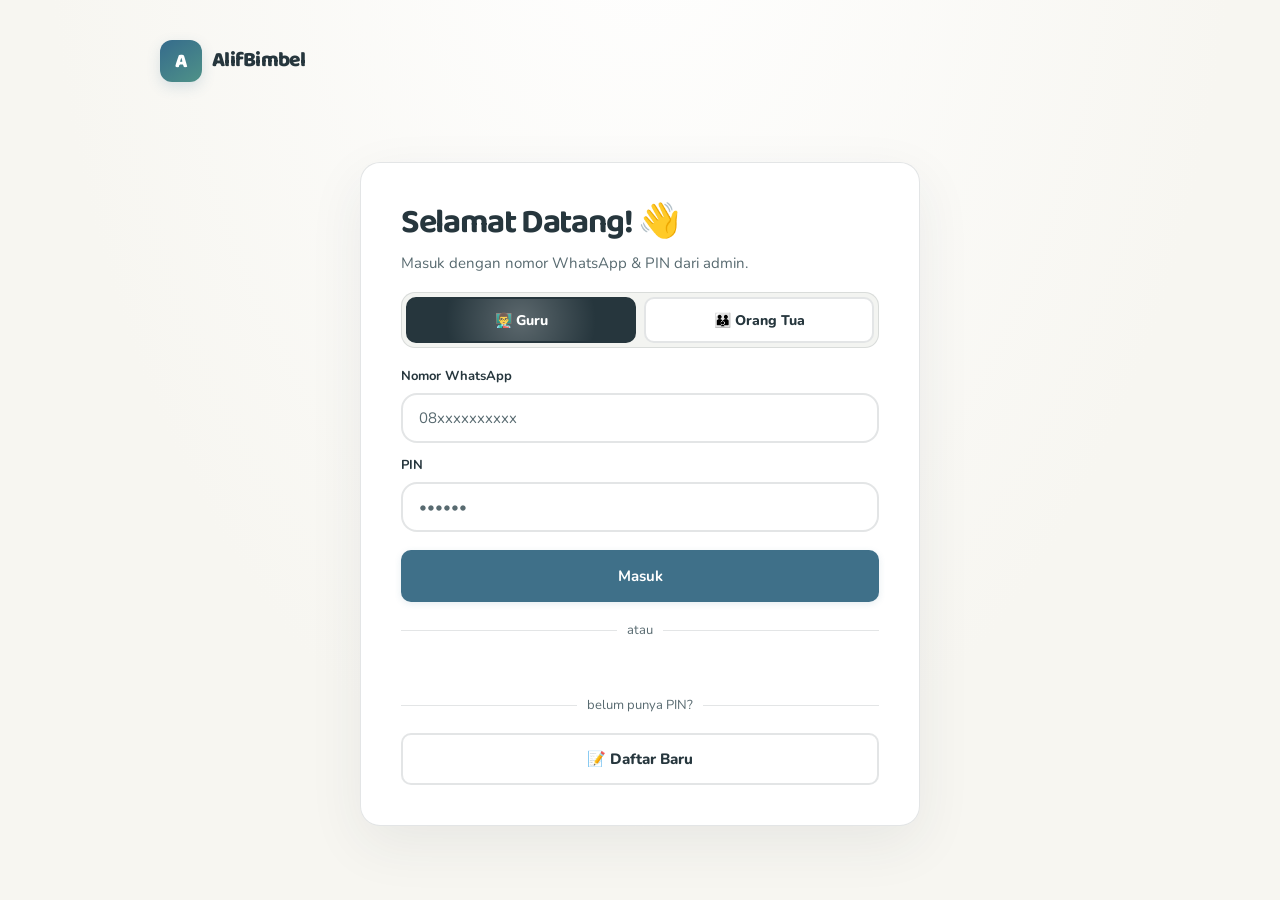
<file: portal.html>
<!DOCTYPE html>
<html lang="id">
<head>
<meta charset="UTF-8">
<meta name="viewport" content="width=device-width, initial-scale=1.0, viewport-fit=cover">
<title>Portal — AlifBimbel</title>

<!-- Google Fonts: Baloo 2 (playful heading) + Nunito (readable body) -->
<link rel="preconnect" href="https://fonts.googleapis.com">
<link rel="preconnect" href="https://fonts.gstatic.com" crossorigin>
<link href="https://fonts.googleapis.com/css2?family=Baloo+2:wght@400;500;600;700;800&family=Nunito:wght@400;500;600;700;800&display=swap" rel="stylesheet">
<script src="https://accounts.google.com/gsi/client" async defer></script>

<style>
/* ============================================
   DESIGN SYSTEM - AlifBimbel
   Playful for kids + Professional for adults
   ============================================ */

* {
  margin: 0;
  padding: 0;
  box-sizing: border-box;
}

:root {
  /* Colors - Friendly & Trustworthy */
  --color-primary: #4A90E2;        /* Friendly blue */
  --color-primary-dark: #2E5F8D;
  --color-secondary: #FFC93C;      /* Warm yellow */
  --color-success: #4ECDC4;        /* Mint green */
  --color-success-soft: #D4F5F1;
  --color-warning: #FF7A7A;        /* Coral */
  --color-warning-soft: #FFE0E0;
  --color-bg: #FFFBEF;             /* Warm cream */
  --color-bg-alt: #FFF;
  --color-ink: #2A2540;            /* Deep purple-gray */
  --color-muted: #6E6685;
  --color-line: rgba(42, 37, 64, 0.1);
  
  /* Typography */
  --font-heading: 'Baloo 2', system-ui, sans-serif;
  --font-body: 'Nunito', system-ui, sans-serif;
  
  /* Spacing */
  --space-xs: 4px;
  --space-sm: 8px;
  --space-md: 12px;
  --space-lg: 18px;
  --space-xl: 24px;
  --space-2xl: 32px;
  
  /* Borders & Radius */
  --radius-sm: 12px;
  --radius-md: 16px;
  --radius-lg: 22px;
  --radius-pill: 100px;
  --border-width: 2px;
  
  /* Shadows */
  --shadow-sm: 0 2px 8px rgba(42, 37, 64, 0.08);
  --shadow-md: 0 4px 16px rgba(42, 37, 64, 0.12);
  --shadow-lg: 0 8px 24px rgba(42, 37, 64, 0.16);
  
  /* Transitions */
  --duration-fast: 150ms;
  --duration-normal: 250ms;
  --ease: cubic-bezier(0.4, 0, 0.2, 1);
}

@media (prefers-reduced-motion: reduce) {
  *, *::before, *::after {
    animation-duration: 0.01ms !important;
    animation-iteration-count: 1 !important;
    transition-duration: 0.01ms !important;
  }
}

/* ============================================
   BASE STYLES
   ============================================ */

html {
  scroll-behavior: smooth;
}

body {
  background: var(--color-bg);
  color: var(--color-ink);
  font-family: var(--font-body);
  font-size: 15px;
  line-height: 1.6;
  min-height: 100vh;
  -webkit-font-smoothing: antialiased;
  -moz-osx-font-smoothing: grayscale;
}

h1, h2, h3, h4 {
  font-family: var(--font-heading);
  font-weight: 700;
  letter-spacing: -0.02em;
  line-height: 1.2;
}

button {
  font-family: inherit;
  cursor: pointer;
  border: none;
  background: none;
  transition: all var(--duration-normal) var(--ease);
}

button:disabled {
  opacity: 0.5;
  cursor: not-allowed;
}

button:focus-visible, input:focus-visible {
  outline: 3px solid var(--color-primary);
  outline-offset: 2px;
}

input {
  font-family: inherit;
}

/* ============================================
   LAYOUT
   ============================================ */

.wrap {
  max-width: 600px;
  margin: 0 auto;
  padding: var(--space-lg);
  animation: fadeIn 0.4s var(--ease);
}

@keyframes fadeIn {
  from {
    opacity: 0;
    transform: translateY(8px);
  }
  to {
    opacity: 1;
    transform: translateY(0);
  }
}

/* ============================================
   HEADER
   ============================================ */

.top {
  display: flex;
  justify-content: space-between;
  align-items: center;
  margin-bottom: var(--space-xl);
  padding: var(--space-md) 0;
}

.logo {
  display: flex;
  align-items: center;
  gap: 10px;
  font-family: var(--font-heading);
  font-weight: 800;
  font-size: 20px;
  color: var(--color-ink);
  text-decoration: none;
  transition: transform var(--duration-fast) var(--ease);
}

.logo:hover {
  transform: scale(1.02);
}

.logo-icon {
  width: 42px;
  height: 42px;
  border-radius: var(--radius-sm);
  background: linear-gradient(135deg, var(--color-primary), var(--color-success));
  color: #fff;
  display: grid;
  place-items: center;
  font-style: normal;
  font-size: 20px;
  font-weight: 800;
  box-shadow: var(--shadow-md);
}

/* ============================================
   BUTTONS
   ============================================ */

.btn {
  padding: 11px 20px;
  border-radius: var(--radius-pill);
  font-family: var(--font-heading);
  font-weight: 700;
  font-size: 14px;
  border: var(--border-width) solid transparent;
  transition: all var(--duration-normal) var(--ease);
  display: inline-flex;
  align-items: center;
  gap: 8px;
  white-space: nowrap;
}

.btn-primary {
  background: var(--color-primary);
  color: #fff;
  box-shadow: var(--shadow-sm);
}

.btn-primary:hover:not(:disabled) {
  background: var(--color-primary-dark);
  box-shadow: var(--shadow-md);
  transform: translateY(-1px);
}

.btn-primary:active:not(:disabled) {
  transform: translateY(0);
  box-shadow: var(--shadow-sm);
}

.btn-outline {
  background: var(--color-bg-alt);
  color: var(--color-ink);
  border-color: var(--color-line);
}

.btn-outline:hover:not(:disabled) {
  border-color: var(--color-primary);
  background: rgba(74, 144, 226, 0.05);
}

.btn-outline.active {
  background: var(--color-ink);
  color: #fff;
  border-color: var(--color-ink);
}

.btn-success {
  background: var(--color-success);
  color: var(--color-ink);
  box-shadow: var(--shadow-sm);
}

.btn-success:hover:not(:disabled) {
  background: #3DB5AC;
  transform: translateY(-1px);
}

.btn-wa {
  background: #25D366;
  color: #fff;
  box-shadow: var(--shadow-sm);
}

.btn-wa:hover:not(:disabled) {
  background: #1EAE54;
  transform: translateY(-1px);
}

.btn-small {
  padding: 8px 14px;
  font-size: 13px;
}

.btn-full {
  width: 100%;
  justify-content: center;
  padding: 14px 24px;
  font-size: 15px;
}

.btn-loading::after {
  content: '';
  width: 14px;
  height: 14px;
  border: 2px solid currentColor;
  border-right-color: transparent;
  border-radius: 50%;
  animation: spin 0.6s linear infinite;
}

@keyframes spin {
  to { transform: rotate(360deg); }
}

/* ============================================
   CARDS
   ============================================ */

.card {
  background: var(--color-bg-alt);
  border: var(--border-width) solid var(--color-line);
  border-radius: var(--radius-lg);
  padding: var(--space-xl);
  margin-bottom: var(--space-lg);
  box-shadow: var(--shadow-sm);
  transition: box-shadow var(--duration-normal) var(--ease);
}

.card:hover {
  box-shadow: var(--shadow-md);
}

.card h2 {
  font-size: 26px;
  margin-bottom: var(--space-sm);
  color: var(--color-ink);
}

.card h3 {
  font-size: 18px;
  margin-bottom: var(--space-md);
}

.sub {
  color: var(--color-muted);
  font-size: 14px;
  line-height: 1.5;
}

/* ============================================
   TABS
   ============================================ */

.tabs {
  display: flex;
  gap: var(--space-sm);
  margin-bottom: var(--space-lg);
  padding: 4px;
  background: var(--color-bg);
  border-radius: var(--radius-pill);
  border: var(--border-width) solid var(--color-line);
}

.tabs .btn {
  flex: 1;
  justify-content: center;
}

/* ============================================
   FORMS
   ============================================ */

label {
  display: block;
  font-weight: 700;
  font-size: 13px;
  margin: var(--space-md) 0 6px;
  color: var(--color-ink);
}

input[type="tel"],
input[type="password"],
input[type="date"] {
  width: 100%;
  padding: 13px 16px;
  border: var(--border-width) solid var(--color-line);
  border-radius: var(--radius-md);
  font-size: 15px;
  background: var(--color-bg-alt);
  color: var(--color-ink);
  transition: all var(--duration-fast) var(--ease);
}

input:focus {
  outline: none;
  border-color: var(--color-primary);
  box-shadow: 0 0 0 3px rgba(74, 144, 226, 0.1);
}

input::placeholder {
  color: var(--color-muted);
}

.divider {
  display: flex;
  align-items: center;
  gap: 10px;
  margin: 18px 0;
  color: var(--color-muted);
  font-size: 13px;
}

.divider::before, .divider::after {
  content: '';
  flex: 1;
  height: 1px;
  background: var(--color-line);
}

.err {
  color: var(--color-warning);
  font-size: 13px;
  font-weight: 600;
  margin-top: var(--space-md);
  min-height: 20px;
  padding: var(--space-sm) var(--space-md);
  background: var(--color-warning-soft);
  border-radius: var(--radius-sm);
  border-left: 3px solid var(--color-warning);
  display: none;
}

.err:not(:empty) {
  display: block;
  animation: shake 0.4s var(--ease);
}

@keyframes shake {
  0%, 100% { transform: translateX(0); }
  25% { transform: translateX(-4px); }
  75% { transform: translateX(4px); }
}

/* ============================================
   LISTS & ROWS
   ============================================ */

.row {
  display: flex;
  justify-content: space-between;
  align-items: center;
  gap: var(--space-md);
  flex-wrap: wrap;
  padding: var(--space-md) 0;
  border-bottom: 1px dashed var(--color-line);
}

.row:last-child {
  border-bottom: 0;
}

.row b {
  font-family: var(--font-heading);
  font-size: 15px;
  color: var(--color-ink);
}

.row small {
  display: block;
  color: var(--color-muted);
  font-size: 13px;
  margin-top: 2px;
}

.hari {
  font-family: var(--font-heading);
  font-size: 12px;
  letter-spacing: 0.08em;
  text-transform: uppercase;
  color: var(--color-muted);
  margin: var(--space-lg) 0 var(--space-sm);
  font-weight: 700;
}

.acts {
  display: flex;
  gap: var(--space-sm);
  flex-wrap: wrap;
  width: 100%;
  margin-top: var(--space-sm);
}

/* ============================================
   BADGES
   ============================================ */

.badge {
  padding: 4px 12px;
  border-radius: var(--radius-pill);
  font-size: 12px;
  font-weight: 800;
  display: inline-flex;
  align-items: center;
  gap: 4px;
  white-space: nowrap;
}

.badge-success {
  background: var(--color-success-soft);
  color: #0F766E;
}

.badge-warning {
  background: var(--color-warning-soft);
  color: #B22B2B;
}

.badge-pending {
  background: #FFF3C4;
  color: #7A5A00;
}

/* ============================================
   LOADING SPINNER
   ============================================ */

.loading-overlay {
  position: fixed;
  inset: 0;
  background: rgba(255, 251, 239, 0.9);
  backdrop-filter: blur(4px);
  display: none;
  align-items: center;
  justify-content: center;
  z-index: 1000;
}

.loading-overlay.show {
  display: flex;
}

.spinner {
  width: 48px;
  height: 48px;
  border: 4px solid var(--color-line);
  border-top-color: var(--color-primary);
  border-radius: 50%;
  animation: spin 0.8s linear infinite;
}

/* ============================================
   UTILITIES
   ============================================ */

[hidden] {
  display: none !important;
}

.sr-only {
  position: absolute;
  width: 1px;
  height: 1px;
  padding: 0;
  margin: -1px;
  overflow: hidden;
  clip: rect(0, 0, 0, 0);
  white-space: nowrap;
  border-width: 0;
}

/* ============================================
   RESPONSIVE
   ============================================ */

@media (max-width: 480px) {
  .wrap {
    padding: var(--space-md);
  }
  
  .card {
    padding: var(--space-lg);
  }
  
  .row {
    flex-direction: column;
    align-items: flex-start;
  }
  
  .acts .btn {
    flex: 1;
    min-width: 120px;
  }
}

/* AlifBimbel responsive finish: calm, parent-trustworthy, child-welcoming. */
:root{
  --color-primary:#356b8c;
  --color-primary-dark:#274f69;
  --color-secondary:#e8bd65;
  --color-success:#4f9288;
  --color-bg:#f7f6f1;
  --color-bg-alt:#fff;
  --color-ink:#26363d;
  --color-muted:#586a70;
  --color-line:rgba(38,54,61,.13);
  --ease:cubic-bezier(.2,.7,.25,1);
  --shadow-sm:0 2px 8px rgba(38,54,61,.055);
  --shadow-md:0 10px 28px rgba(38,54,61,.09);
  --shadow-lg:0 20px 48px rgba(38,54,61,.14);
}
html{scroll-behavior:smooth}
body{background:radial-gradient(ellipse at 50% -20%,#fff 0%,var(--color-bg) 66%);font-size:16px}
.wrap{width:min(100%,1040px);max-width:1040px;padding:clamp(16px,3.2vw,36px);animation:portalIn .5s var(--ease) both}
@keyframes portalIn{from{opacity:0;transform:translateY(10px)}to{opacity:1;transform:translateY(0)}}
.top{margin-bottom:clamp(20px,4vw,40px);padding:8px 0}
.logo{font-size:21px;letter-spacing:-.035em}
.logo-icon{background:linear-gradient(145deg,#356b8c,#4f9288);box-shadow:0 5px 14px rgba(53,107,140,.17)}
/* On the logged-out screen, keep the entry action available but visually quiet. */
.top #out{min-height:40px;background:rgba(255,255,255,.68);border-color:var(--color-line);color:var(--color-muted);box-shadow:none}
#login{max-width:560px;margin:clamp(22px,5vh,56px) auto 36px;padding:clamp(22px,5vw,40px);border:1px solid var(--color-line);border-radius:20px;background:rgba(255,255,255,.94);box-shadow:0 18px 55px rgba(38,54,61,.075)}
#login h2{font-size:clamp(26px,5vw,34px);letter-spacing:-.04em}
#go{background:#3f7089;box-shadow:0 2px 7px rgba(53,107,140,.12);font-weight:700}
#go:hover:not(:disabled){background:#315e78;box-shadow:0 5px 12px rgba(53,107,140,.17)}
#login>.sub{max-width:42ch;font-size:15px}
.tabs{gap:8px;border-radius:14px;background:#f3f4f1;border:1px solid var(--color-line)}
.tabs .btn{min-height:46px;border-radius:10px}
.btn{min-height:44px;border-radius:10px;font-family:var(--font-body);font-weight:800;transition:transform .18s var(--ease),background-color .18s ease,border-color .18s ease,box-shadow .18s ease}
.btn-primary{background:linear-gradient(135deg,#356b8c,#315e78);box-shadow:0 5px 13px rgba(53,107,140,.16)}
.btn-primary:hover:not(:disabled){background:linear-gradient(135deg,#2d5e7a,#274f69);box-shadow:0 8px 18px rgba(53,107,140,.2)}
.card{border:1px solid var(--color-line);border-radius:16px;box-shadow:0 2px 10px rgba(38,54,61,.04);transition:transform .22s var(--ease),box-shadow .22s ease,border-color .22s ease}
.card:hover{transform:translateY(-2px);box-shadow:var(--shadow-md);border-color:rgba(53,107,140,.2)}
input,select,textarea{min-height:46px;border-radius:10px}
button:focus-visible,input:focus-visible,select:focus-visible,textarea:focus-visible,a:focus-visible{outline:3px solid rgba(53,107,140,.48);outline-offset:3px}
.btn:active:not(:disabled){transform:translateY(1px) scale(.99)}
@media(min-width:700px){
  .wrap{padding:32px 40px}
  #login{margin-top:clamp(36px,8vh,84px)}
  #app>.card{padding:28px}
}
@media(max-width:600px){
  body{font-size:15px}
  .wrap{padding:14px 16px calc(24px + env(safe-area-inset-bottom))}
  .top{margin-bottom:14px;padding:5px 0}
  .logo{font-size:19px}
  .logo-icon{width:40px;height:40px}
  #login{margin:20px auto;padding:22px 18px;border-radius:16px}
  .card{padding:18px;margin-bottom:14px;border-radius:14px}
  .card h2{font-size:24px}
  .tabs{border-radius:12px}
  .tabs .btn{padding:9px 10px;white-space:normal;line-height:1.25}
  .row{gap:10px}
  .acts{display:grid;grid-template-columns:repeat(2,minmax(0,1fr))}
  .acts .btn{justify-content:center;min-width:0;padding-inline:10px}
  .btn-full{min-height:48px}
}
@media(max-width:360px){
  .wrap{padding-inline:12px}
  #login{padding:18px 14px}
  .tabs{gap:4px}
  .tabs .btn{font-size:12px}
  .acts{grid-template-columns:1fr}
}
@media(prefers-reduced-motion:reduce){
  html{scroll-behavior:auto}
  *,*::before,*::after{animation-duration:.01ms!important;animation-iteration-count:1!important;transition-duration:.01ms!important;scroll-behavior:auto!important}
}

/* ===== ENHANCED PORTAL ANIMATIONS ===== */
@keyframes cardIn{
  from{opacity:0;transform:translateY(20px) scale(.97)}
  to{opacity:1;transform:translateY(0) scale(1)}
}
@keyframes tabSlide{
  from{opacity:0;transform:translateX(-8px)}
  to{opacity:1;transform:translateX(0)}
}
@keyframes rowIn{
  from{opacity:0;transform:translateX(-6px)}
  to{opacity:1;transform:translateX(0)}
}
#login{
  animation:cardIn .45s cubic-bezier(.22,1,.36,1) both;
}
#app .card{
  animation:cardIn .4s cubic-bezier(.22,1,.36,1) both;
}
#app .card:nth-child(2){animation-delay:.08s}
#app .card:nth-child(3){animation-delay:.16s}
#app .card:nth-child(4){animation-delay:.24s}
.row{
  animation:rowIn .35s cubic-bezier(.22,1,.36,1) both;
}
/* Tab switch indicator animation */
.tabs .btn.active{
  position:relative;overflow:hidden;
}
.tabs .btn.active::after{
  content:'';position:absolute;inset:0;border-radius:inherit;
  background:radial-gradient(circle at center, rgba(255,255,255,.25), transparent 65%);
  animation:tabGlow 2s ease-in-out infinite;
}
@keyframes tabGlow{
  0%,100%{opacity:.5}
  50%{opacity:1}
}
/* Badge pulse for live status */
.jd-badge--live i, .sched-tag--live i{
  animation:livePulse 1.4s ease-in-out infinite;
}
@keyframes livePulse{
  0%,100%{transform:scale(1);opacity:1}
  50%{transform:scale(1.5);opacity:.5}
}
/* Input focus glow */
input:focus{
  box-shadow:0 0 0 4px rgba(53,107,140,.12),0 0 0 2px rgba(53,107,140,.25)!important;
  transform:translateY(-1px);
  transition:transform .2s,box-shadow .2s;
}
/* Error shake */
.err:not(:empty){
  animation:portalShake .4s cubic-bezier(.22,1,.36,1);
}
@keyframes portalShake{
  0%,100%{transform:translateX(0)}
  20%{transform:translateX(-6px)}
  40%{transform:translateX(6px)}
  60%{transform:translateX(-4px)}
  80%{transform:translateX(4px)}
}

</style>
</head>
<body>

<!-- Loading Overlay -->
<div class="loading-overlay" id="loading">
  <div class="spinner"></div>
</div>

<div class="wrap">
  <div class="top">
    <a href="index.html" class="logo">
      <div class="logo-icon">A</div>
      <span>AlifBimbel</span>
    </a>
    <button class="btn btn-outline btn-small" id="out" hidden>Keluar</button>
  </div>

  <!-- LOGIN FORM -->
  <div id="login" class="card">
    <h2>Selamat Datang! 👋</h2>
    <p class="sub" style="margin-bottom:18px">Masuk dengan nomor WhatsApp & PIN dari admin.</p>
    
    <div class="tabs">
      <button class="btn btn-outline" data-r="guru">👨‍🏫 Guru</button>
      <button class="btn btn-outline" data-r="ortu">👪 Orang Tua</button>
    </div>
    
    <form id="f">
      <label for="wa">Nomor WhatsApp</label>
      <input id="wa" type="tel" placeholder="08xxxxxxxxxx" required autocomplete="tel">
      
      <label for="pin">PIN</label>
      <input id="pin" type="password" placeholder="••••••" required autocomplete="current-password">
      
      <div class="err" id="err" role="alert"></div>
      
      <button class="btn btn-primary btn-full" id="go" type="submit" style="margin-top:18px">
        Masuk
      </button>
    </form>

    <div id="googleLoginArea">
      <div class="divider"><span>atau</span></div>
      <div id="googleBtnGuru" style="display:flex;justify-content:center"></div>
      <p class="sub" id="googleErr" style="color:var(--color-warning);text-align:center;min-height:18px"></p>
    </div>

    <div class="divider"><span>belum punya PIN?</span></div>
    <button type="button" class="btn btn-outline btn-full" id="toggleDaftar">📝 Daftar Baru</button>

    <form id="fDaftar" hidden style="margin-top:14px">
      <label for="dNama">Nama <span class="sub" id="dNamaHint"></span></label>
      <input id="dNama" type="text" placeholder="Nama lengkap" required>

      <label for="dWa">Nomor WhatsApp</label>
      <input id="dWa" type="tel" placeholder="08xxxxxxxxxx" required autocomplete="tel">

      <div class="err" id="dErr" role="alert"></div>

      <button class="btn btn-success btn-full" id="dGo" type="submit" style="margin-top:14px">
        Daftar
      </button>
    </form>
  </div>

  <!-- APP CONTENT -->
  <div id="app" hidden></div>
</div>

<script>
'use strict';

// ============================================
// CONSTANTS & CONFIG
// ============================================

const API = 'https://alief-worker.aliefbimbel.workers.dev';
let ADMIN_WA = '62882003377569';
const HARI = ['Senin', 'Selasa', 'Rabu', 'Kamis', 'Jumat', 'Sabtu', 'Minggu'];
const NAMA_HARI = ['Minggu', ...HARI.slice(0, 6)];
const NAMA_BLN = ['Januari', 'Februari', 'Maret', 'April', 'Mei', 'Juni', 'Juli', 'Agustus', 'September', 'Oktober', 'November', 'Desember'];

// ============================================
// UTILITY FUNCTIONS
// ============================================

const $ = id => document.getElementById(id);
const esc = s => String(s ?? '').replace(/[&<>"']/g, c => ({ '&': '&amp;', '<': '&lt;', '>': '&gt;', '"': '&quot;', "'": '&#39;' }[c]));
const rp = n => 'Rp ' + Number(n || 0).toLocaleString('id-ID');
const iso = () => {
  const d = new Date();
  return d.getFullYear() + '-' + String(d.getMonth() + 1).padStart(2, '0') + '-' + String(d.getDate()).padStart(2, '0');
};
const endT = (j, d) => {
  const [h, m] = (j || '0:0').split(':').map(Number);
  const t = (h * 60 + m + Number(d || 0)) % 1440;
  return String(Math.floor(t / 60)).padStart(2, '0') + ':' + String(t % 60).padStart(2, '0');
};

function showLoading(show = true) {
  $('loading').classList.toggle('show', show);
}

function showError(message) {
  const err = $('err');
  err.textContent = message;
  setTimeout(() => { err.textContent = ''; }, 5000);
}

// ============================================
// INPUT VALIDATION (BUG FIX #1)
// ============================================

function validatePhone(phone) {
  const cleaned = phone.trim().replace(/\D/g, '');
  if (cleaned.length < 10 || cleaned.length > 15) {
    throw new Error('Nomor WhatsApp harus 10-15 digit');
  }
  return cleaned.startsWith('0') ? '62' + cleaned.slice(1) : cleaned;
}

function validatePin(pin) {
  const cleaned = pin.trim();
  if (cleaned.length < 4) {
    throw new Error('PIN minimal 4 karakter');
  }
  return cleaned;
}

// ============================================
// API FUNCTIONS (BUG FIX #2 - Better Error Handling)
// ============================================

async function api(path, opts = {}) {
  try {
    const r = await fetch(API + path, {
      ...opts,
      headers: {
        'Content-Type': 'application/json',
        ...(token ? { Authorization: 'Bearer ' + token } : {})
      }
    });

    const d = await r.json().catch(() => ({}));
    
    if (!r.ok) {
      const e = new Error(d.error || 'Server belum mendukung login ini');
      e.code = r.status;
      throw e;
    }
    
    return d;
  } catch (error) {
    if (error.name === 'TypeError' && error.message.includes('fetch')) {
      throw new Error('Tidak dapat terhubung ke server. Periksa koneksi internet.');
    }
    throw error;
  }
}

// ============================================
// STATE MANAGEMENT
// ============================================

let role = (location.hash.slice(1) === 'ortu') ? 'ortu' : 'guru';
let token = sessionStorage.getItem('alief_tk') || '';
let me = null;
let tanggal = iso();
let isSubmitting = false; // Prevent double-submit (BUG FIX #3)

// ============================================
// LOGIN DENGAN GOOGLE (guru & orang tua)
// ============================================

const GOOGLE_CLIENT_ID = '806589013552-d10aoihf1ie00o5cpo6dcauqi5feaaiq.apps.googleusercontent.com';

function initGoogleLogin() {
  if (!window.google || !google.accounts || !google.accounts.id) return;
  google.accounts.id.initialize({
    client_id: GOOGLE_CLIENT_ID,
    callback: handleGoogleCredential
  });
  const holder = $('googleBtnGuru');
  if (holder) {
    google.accounts.id.renderButton(holder, {
      type: 'standard', theme: 'outline', size: 'large',
      text: 'signin_with', shape: 'pill', logo_alignment: 'left'
    });
  }
}

async function handleGoogleCredential(resp) {
  const errEl = $('googleErr');
  errEl.textContent = '';
  if (isSubmitting) return;
  isSubmitting = true;
  showLoading(true);
  try {
    const d = await api('/api/auth/google', {
      method: 'POST',
      body: JSON.stringify({ credential: resp.credential, role })
    });
    token = d.token;
    sessionStorage.setItem('alief_tk', token);
    sessionStorage.setItem('alief_role', role);
    me = d.user;
    showLoading(false);
    show();
  } catch (x) {
    showLoading(false);
    errEl.textContent = x.message || 'Login Google gagal. Coba lagi.';
  } finally {
    isSubmitting = false;
  }
}

(function waitGoogleReady() {
  let tries = 0;
  const t = setInterval(() => {
    tries++;
    if (window.google && google.accounts && google.accounts.id) {
      clearInterval(t);
      initGoogleLogin();
    } else if (tries > 40) {
      clearInterval(t);
    }
  }, 150);
})();

// ============================================
// INIT ADMIN WA (BUG FIX #4 - Race Condition Fix)
// ============================================

(async function initAdminWA() {
  try {
    const data = await fetch(API + '/api/public/info').then(r => r.json());
    if (data.wa) ADMIN_WA = data.wa;
  } catch (e) {
    console.warn('Failed to load admin WA, using fallback:', e);
  }
})();

// ============================================
// LOGIN LOGIC
// ============================================

function setRole(r) {
  role = r;
  document.querySelectorAll('.tabs .btn').forEach(b => {
    b.classList.toggle('active', b.dataset.r === r);
  });
  updateDaftarHint();
}

document.querySelectorAll('.tabs .btn').forEach(b => {
  b.onclick = () => setRole(b.dataset.r);
});

setRole(role);

// ============================================
// DAFTAR MANDIRI (Guru / Orang Tua)
// ============================================

function updateDaftarHint() {
  const hint = $('dNamaHint');
  if (hint) hint.textContent = role === 'guru' ? '(nama guru)' : '(nama anak/siswa)';
}

$('toggleDaftar').onclick = () => {
  const f = $('fDaftar');
  f.hidden = !f.hidden;
  $('toggleDaftar').textContent = f.hidden ? '📝 Daftar Baru' : '✕ Batal Daftar';
  if (!f.hidden) $('dNama').focus();
};

let isRegistering = false;

$('fDaftar').onsubmit = async e => {
  e.preventDefault();
  if (isRegistering) return;

  const errEl = $('dErr');
  errEl.textContent = '';
  const nama = $('dNama').value.trim();
  const wa = $('dWa').value.trim();

  if (!nama) { errEl.textContent = 'Nama wajib diisi.'; return; }

  isRegistering = true;
  const btn = $('dGo');
  btn.disabled = true;
  showLoading(true);

  try {
    const d = await api('/api/register', {
      method: 'POST',
      body: JSON.stringify({ role, nama, wa })
    });
    showLoading(false);
    alert(
      'Pendaftaran berhasil! 🎉\n\n' +
      'PIN Anda: ' + d.pin + '\n\n' +
      'Simpan PIN ini baik-baik, lalu masuk pakai Nomor WhatsApp & PIN di atas.' +
      (d.message ? '\n\n' + d.message : '')
    );
    $('fDaftar').hidden = true;
    $('toggleDaftar').textContent = '📝 Daftar Baru';
    $('wa').value = wa;
    $('dNama').value = '';
    $('dWa').value = '';
    $('pin').focus();
  } catch (x) {
    showLoading(false);
    errEl.textContent = x.message || 'Pendaftaran gagal. Coba lagi.';
  } finally {
    isRegistering = false;
    btn.disabled = false;
  }
};

$('f').onsubmit = async e => {
  e.preventDefault();
  
  if (isSubmitting) return; // Prevent double-submit
  
  const errEl = $('err');
  const goBtn = $('go');
  
  errEl.textContent = '';
  isSubmitting = true;
  goBtn.disabled = true;
  goBtn.classList.add('btn-loading');
  showLoading(true);
  
  try {
    // Validate inputs
    const validatedWa = validatePhone($('wa').value);
    const validatedPin = validatePin($('pin').value);
    
    const d = await api('/api/login', {
      method: 'POST',
      body: JSON.stringify({
        role,
        wa: validatedWa,
        pin: validatedPin
      })
    });
    
    token = d.token;
    sessionStorage.setItem('alief_tk', token);
    sessionStorage.setItem('alief_role', role);
    me = d;
    
    showLoading(false);
    show();
  } catch (x) {
    showLoading(false);
    const message = x.code === 401 
      ? 'Nomor WhatsApp atau PIN salah.' 
      : x.message || 'Terjadi kesalahan. Silakan coba lagi.';
    showError(message);
  } finally {
    isSubmitting = false;
    goBtn.disabled = false;
    goBtn.classList.remove('btn-loading');
  }
};

$('out').onclick = () => {
  sessionStorage.clear();
  token = '';
  me = null;
  $('app').hidden = true;
  $('out').hidden = true;
  $('login').hidden = false;
  $('pin').value = '';
  $('wa').focus();
};

async function refresh() {
  try {
    showLoading(true);
    me = await api('/api/me');
    showLoading(false);
    show();
  } catch (x) {
    showLoading(false);
    if (x.code === 401) {
      $('out').onclick();
    } else {
      alert('Gagal memuat data: ' + x.message);
    }
  }
}

// ============================================
// DISPLAY FUNCTIONS
// ============================================

function show() {
  $('login').hidden = true;
  $('app').hidden = false;
  $('out').hidden = false;
  
  const storedRole = sessionStorage.getItem('alief_role');
  const isOrtu = storedRole === 'ortu' || (me && me.role === 'ortu');
  isOrtu ? viewOrtu() : viewGuru();
}

function jadwalHtml(list, withGuru) {
  if (!list.length) return '<p class="sub">Belum ada jadwal.</p>';
  
  let h = '';
  HARI.forEach(hr => {
    const l = list.filter(j => j.hari === hr).sort((a, b) => a.jam.localeCompare(b.jam));
    if (!l.length) return;
    
    h += `<div class="hari">📅 ${hr}</div>` + l.map(j => `
      <div class="row">
        <div>
          <b>${esc(j.mapel)}</b>
          <small>${esc(j.kelas || '')}${withGuru && j.guruNama ? ' · ' + esc(j.guruNama) : ''}</small>
        </div>
        <span class="badge badge-pending">🕐 ${esc(j.jam)}–${endT(j.jam, j.durasi)}</span>
      </div>
    `).join('');
  });
  
  return h;
}

// ============================================
// ORANG TUA VIEW
// ============================================

function viewOrtu() {
  const { siswa = [], jadwal = [], bayar = [] } = me;
  
  if (siswa.length === 0) {
    $('app').innerHTML = '<div class="card"><p class="sub">Data anak tidak ditemukan.</p></div>';
    return;
  }
  
  $('app').innerHTML = siswa.map(s => {
    const jd = jadwal.filter(j => j.kelas === s.kelas);
    const by = bayar.filter(b => b.siswaId === s.id)
      .sort((a, b) => (b.tahun - a.tahun) || (NAMA_BLN.indexOf(b.bulan) - NAMA_BLN.indexOf(a.bulan)));
    
    return `
      <div class="card">
        <h2>${esc(s.nama)} 🎓</h2>
        <p class="sub">${esc(s.kelas)} · ${esc(s.program || '')}</p>
        
        <h3 style="margin-top:20px">📅 Jadwal Belajar</h3>
        ${jadwalHtml(jd, true)}
      </div>
      
      <div class="card">
        <h3>💰 Pembayaran ${esc(s.nama)}</h3>
        ${by.length ? by.map(b => `
          <div class="row">
            <div>
              <b>${esc(b.bulan)} ${esc(b.tahun)}</b>
              <small>${rp(b.jumlah)}</small>
            </div>
            ${b.status === 'paid' 
              ? '<span class="badge badge-success">✓ Lunas</span>'
              : `<div style="display:flex;gap:8px;align-items:center;flex-wrap:wrap">
                  <span class="badge badge-warning">Belum Bayar</span>
                  <a class="btn btn-wa btn-small" href="${waLink(s, b)}" target="_blank" rel="noopener">
                    Bayar via WhatsApp
                  </a>
                </div>`
            }
          </div>
        `).join('') : '<p class="sub">Belum ada tagihan.</p>'}
      </div>
    `;
  }).join('');
}

function waLink(s, b) {
  const t = `Halo Admin AlifBimbel, saya ingin membayar iuran ${s.nama} (${s.kelas}) bulan ${b.bulan} ${b.tahun} sebesar ${rp(b.jumlah)}.`;
  return 'https://wa.me/' + ADMIN_WA + '?text=' + encodeURIComponent(t);
}

// ============================================
// GURU VIEW
// ============================================

function viewGuru() {
  const { guru, jadwal = [], absen = [] } = me;
  const d = new Date(tanggal + 'T00:00:00');
  const hr = NAMA_HARI[d.getDay()];
  const hariIni = jadwal.filter(j => j.hari === hr).sort((a, b) => a.jam.localeCompare(b.jam));
  
  const BD = {
    hadir: '<span class="badge badge-success">✓ Hadir</span>',
    izin: '<span class="badge badge-pending">Izin</span>',
    sakit: '<span class="badge badge-pending">Sakit</span>',
    alpa: '<span class="badge badge-warning">Alpa</span>'
  };
  
  $('app').innerHTML = `
    <div class="card">
      <h2>Halo, ${esc(guru?.nama || 'Guru')}! 👋</h2>
      <p class="sub">Isi absensi mengajar Anda.</p>
      
      <label for="tgl">Tanggal</label>
      <input type="date" id="tgl" value="${tanggal}">
    </div>
    
    <div class="card">
      <h3>Kelas ${hr}</h3>
      ${hariIni.length ? hariIni.map(j => {
        const a = absen.find(x => x.jadwalId === j.id && x.tanggal === tanggal);
        const st = a?.status;
        const B = (v, label, icon) => `
          <button 
            class="btn ${st === v ? 'btn-primary' : 'btn-outline'} btn-small" 
            data-abs="${esc(j.id)}" 
            data-st="${v}"
            ${st === 'alpa' ? 'disabled' : ''}
          >
            ${icon} ${label}
          </button>
        `;
        
        return `
          <div class="row" style="flex-direction:column;align-items:stretch">
            <div style="display:flex;justify-content:space-between;gap:12px;width:100%">
              <div>
                <b>${esc(j.mapel)}</b>
                <small>${esc(j.kelas || '')} · ${esc(j.jam)}–${endT(j.jam, j.durasi)}</small>
              </div>
              ${BD[st] || '<span class="badge badge-pending">Belum diabsen</span>'}
            </div>
            <div class="acts">
              ${B('hadir', 'Hadir', '✓')}
              ${B('izin', 'Izin', '📝')}
              ${B('sakit', 'Sakit', '🤒')}
            </div>
          </div>
        `;
      }).join('') : '<p class="sub">Tidak ada jadwal mengajar hari ini.</p>'}
    </div>
    
    <div class="card">
      <h3>📅 Jadwal Saya</h3>
      ${jadwalHtml(jadwal, false)}
    </div>
  `;
  
  const tglInput = $('tgl');
  if (tglInput) {
    tglInput.onchange = e => {
      tanggal = e.target.value || iso();
      viewGuru();
    };
  }
  
  document.querySelectorAll('[data-abs]').forEach(b => {
    b.onclick = () => setAbsen(b.dataset.abs, b.dataset.st);
  });
}

// ============================================
// ABSENSI (BUG FIX #5 - Loading State)
// ============================================

let isSettingAbsen = false;

async function setAbsen(jadwalId, status) {
  if (isSettingAbsen) return; // Prevent double-click
  
  const ex = (me.absen || []).find(a => a.jadwalId === jadwalId && a.tanggal === tanggal);
  const rec = ex 
    ? { ...ex, status } 
    : { 
        id: 'absen_' + jadwalId + '_' + tanggal, 
        jadwalId, 
        tanggal, 
        status, 
        createdAt: Date.now() 
      };
  
  isSettingAbsen = true;
  showLoading(true);
  
  try {
    await api('/api/absen/' + encodeURIComponent(rec.id), {
      method: 'PUT',
      body: JSON.stringify(rec)
    });
    
    me.absen = (me.absen || []).filter(a => a.id !== rec.id).concat(rec);
    showLoading(false);
    viewGuru();
  } catch (x) {
    showLoading(false);
    if (x.code === 401) {
      $('out').onclick();
    } else {
      alert('Gagal menyimpan absensi: ' + x.message);
    }
  } finally {
    isSettingAbsen = false;
  }
}

// ============================================
// INIT
// ============================================

if (token) {
  me = { role: sessionStorage.getItem('alief_role') || 'guru' };
  refresh();
}
</script>
</body>
</html>
</file>
